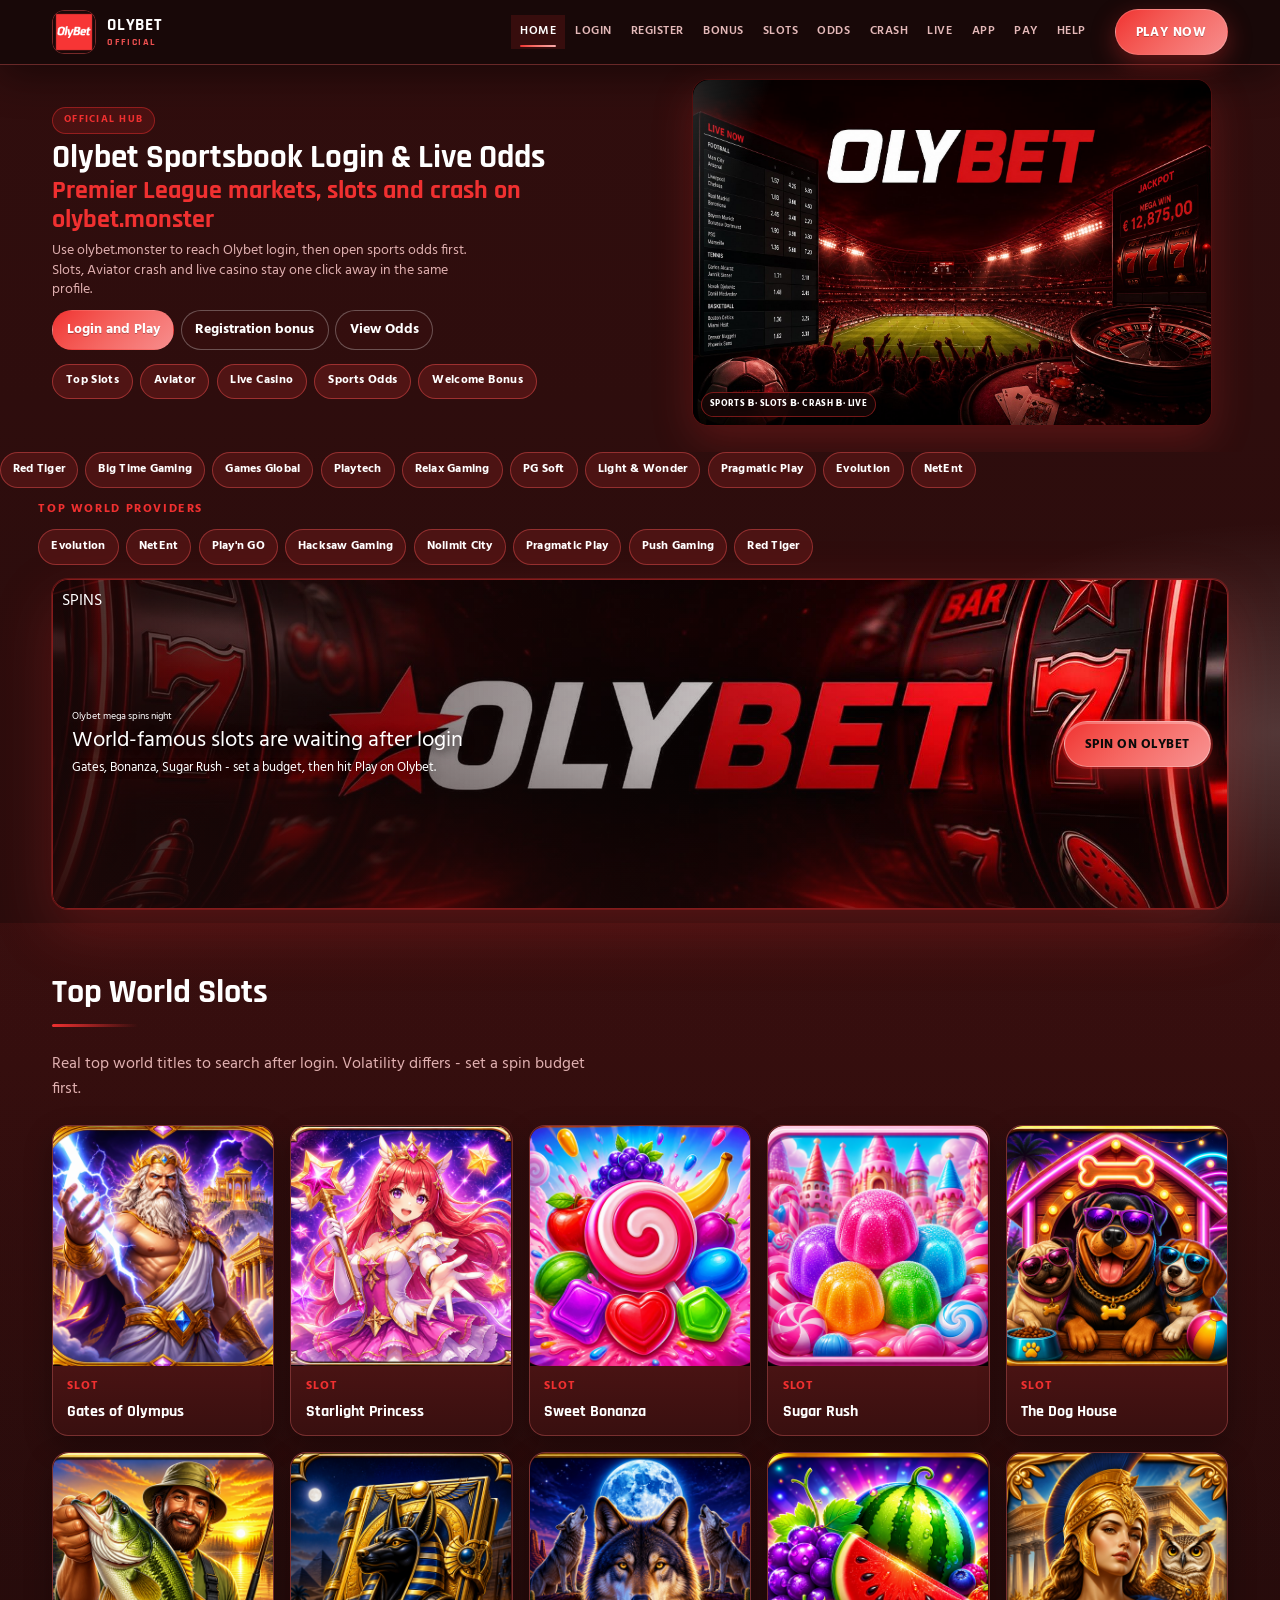
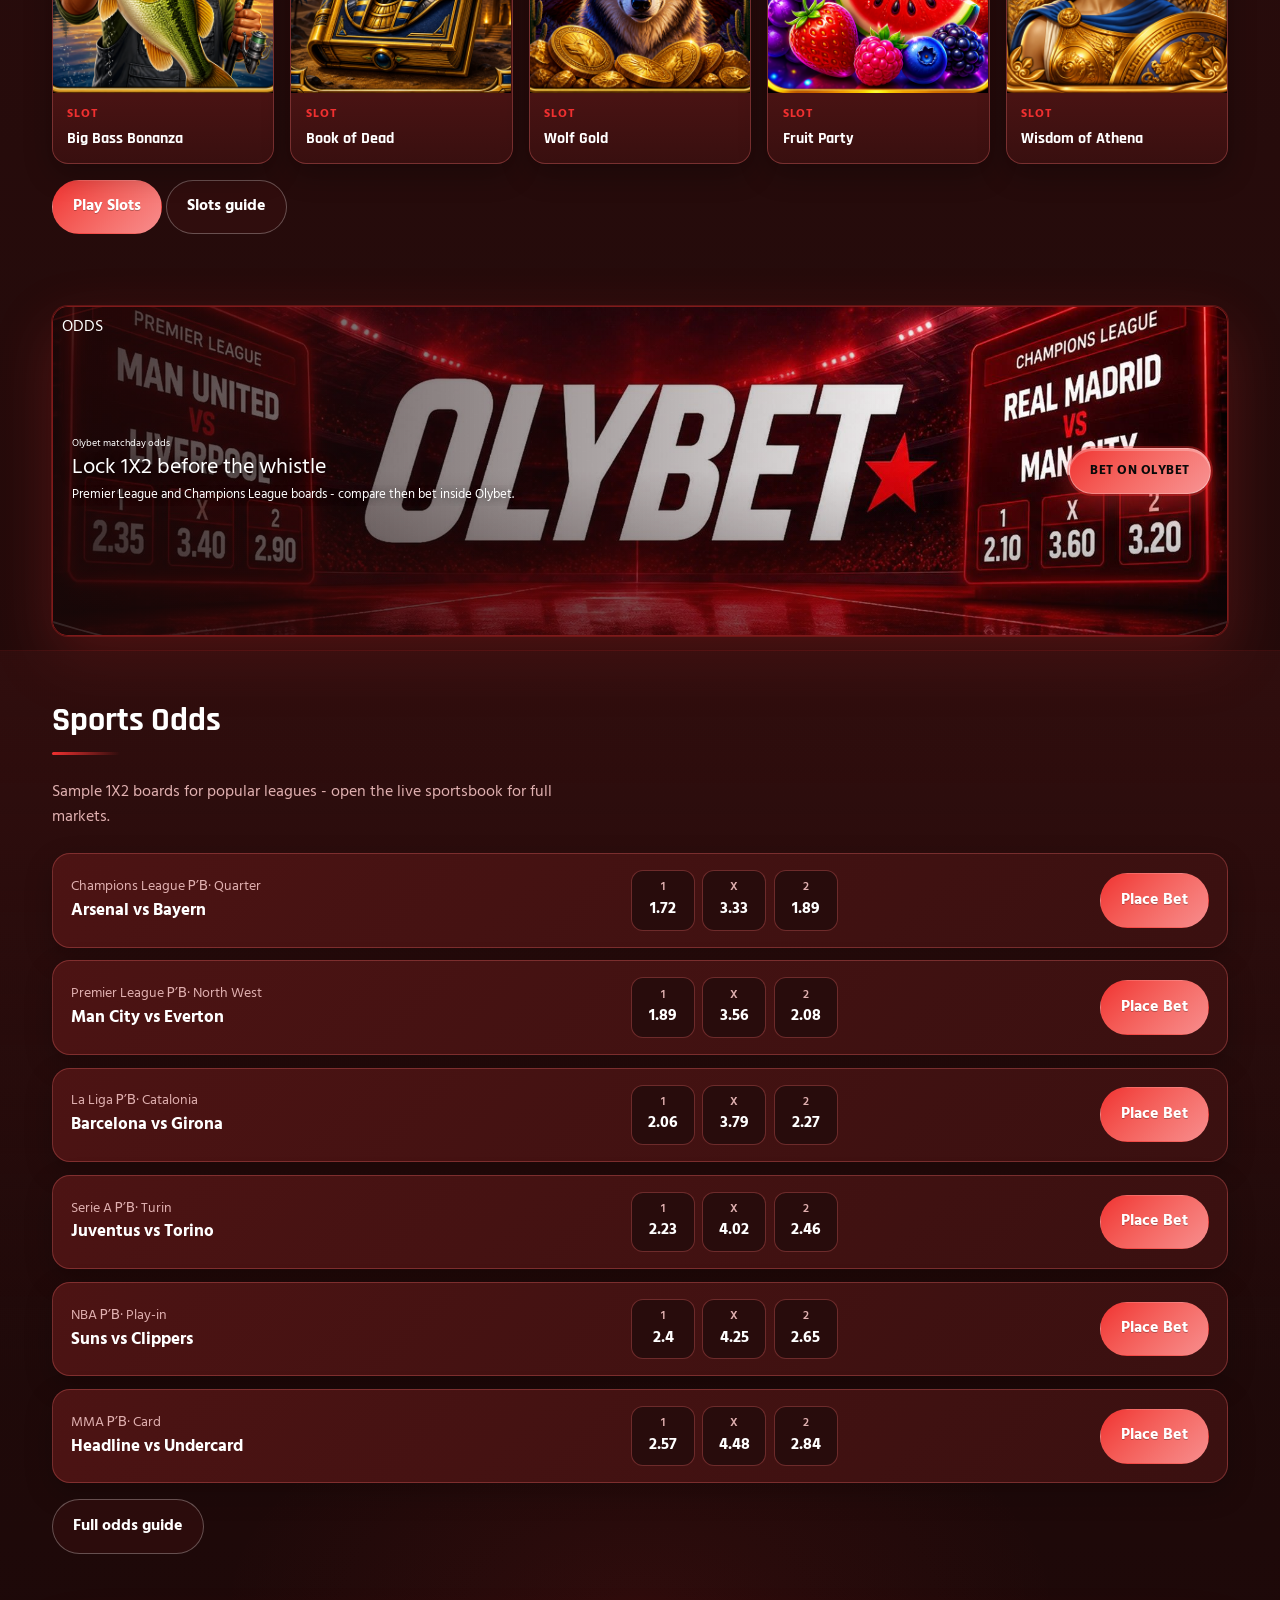
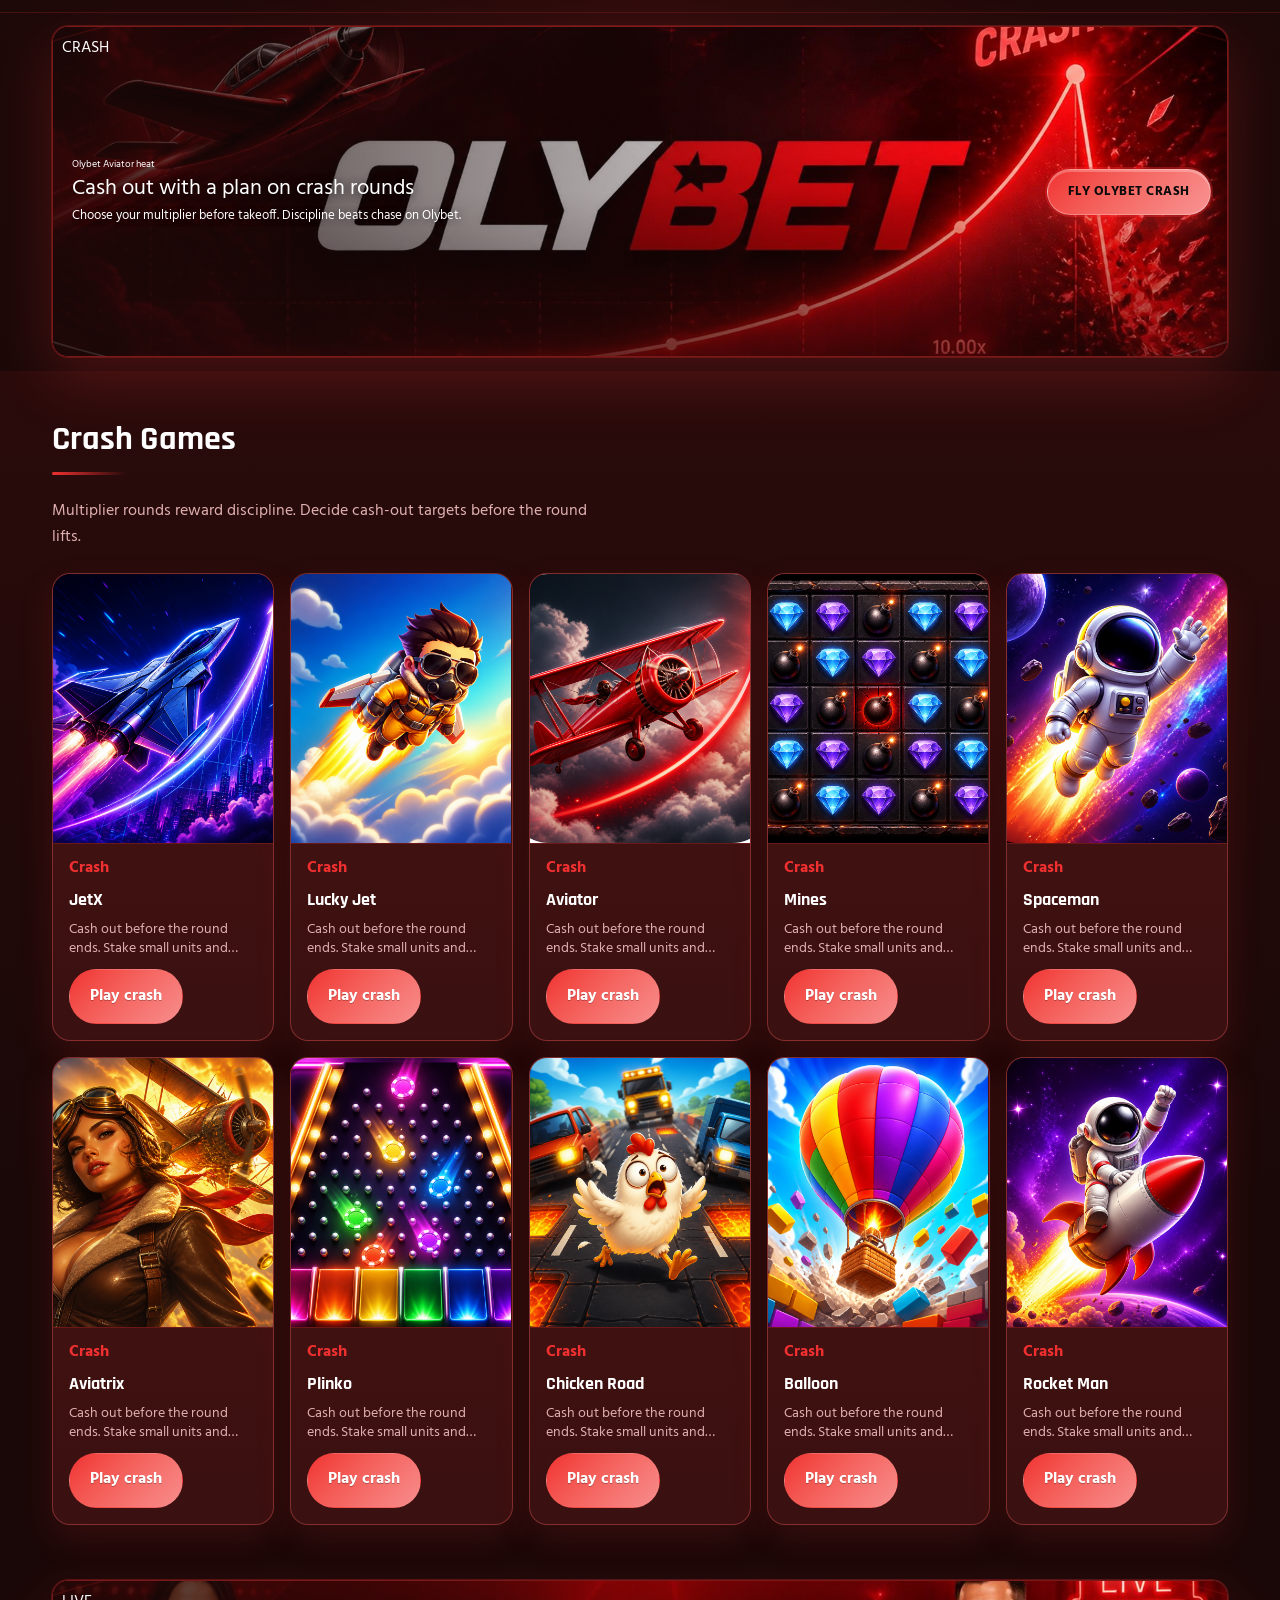
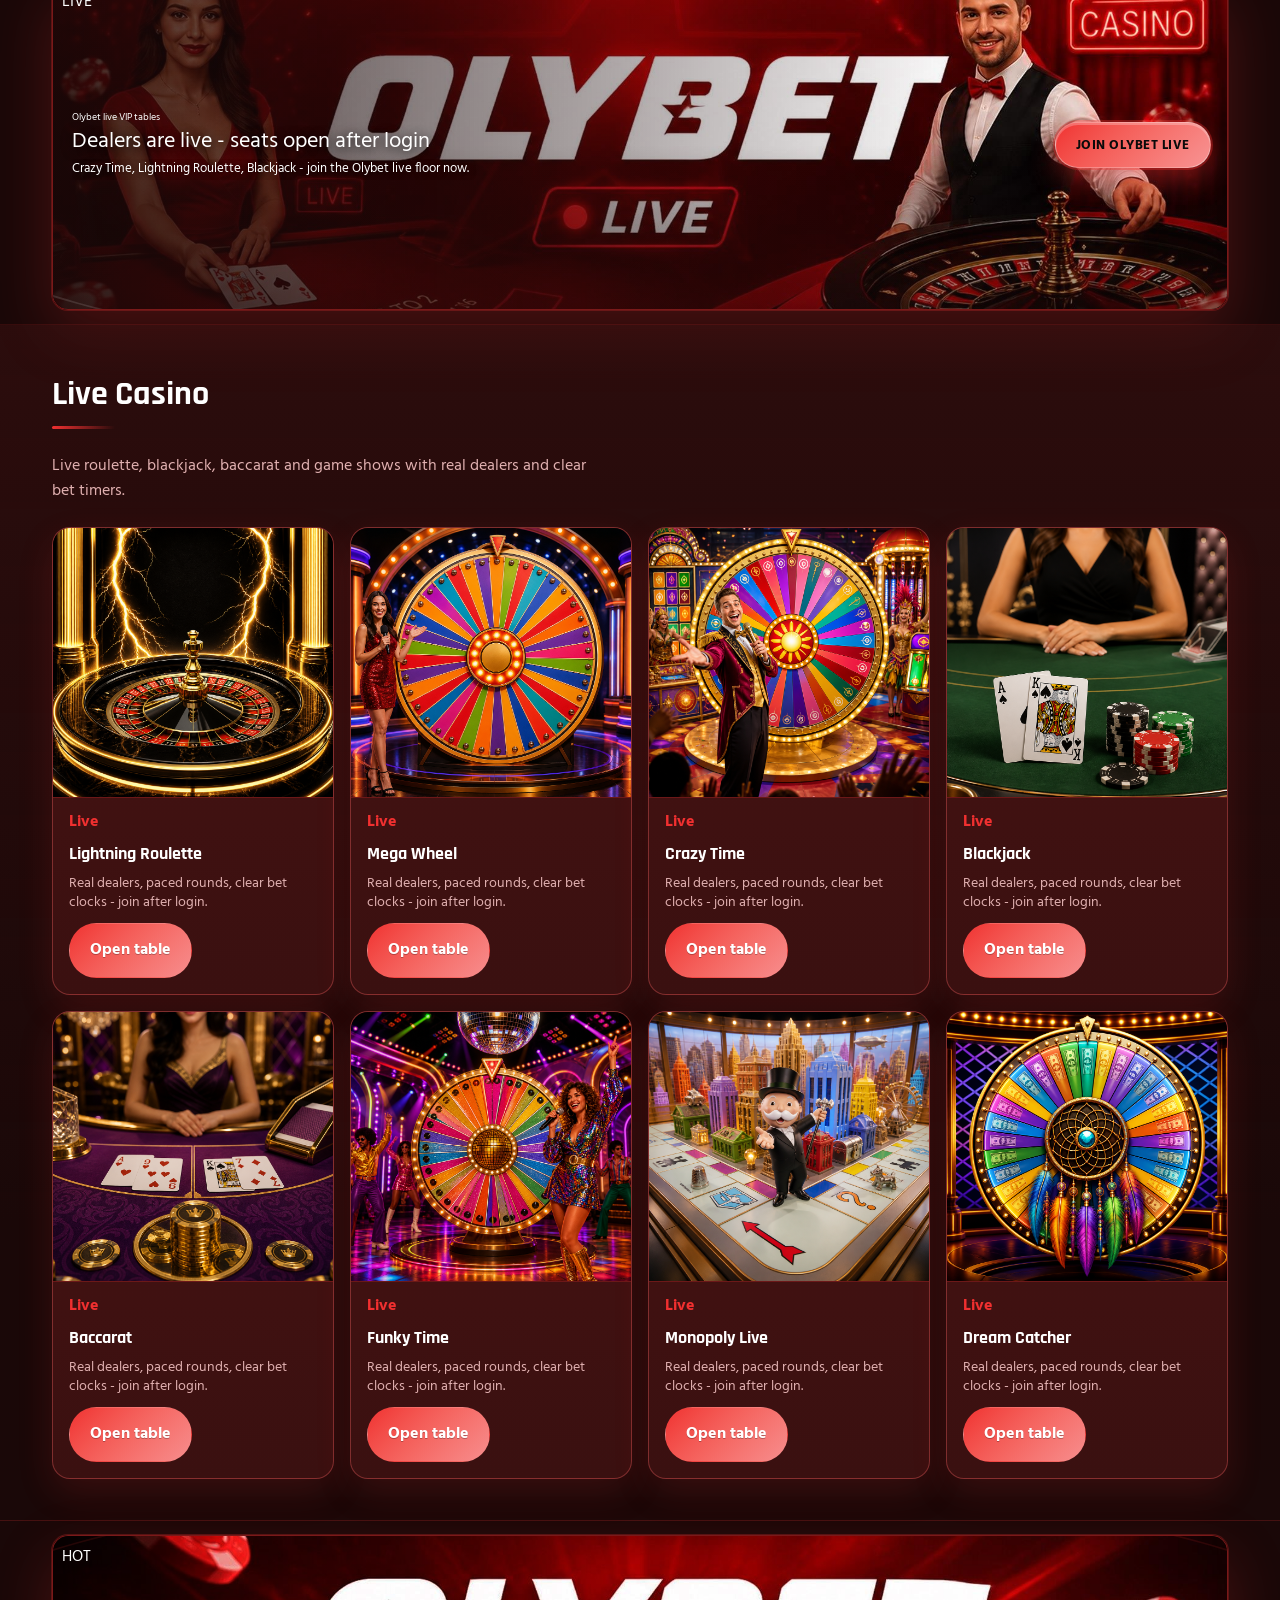
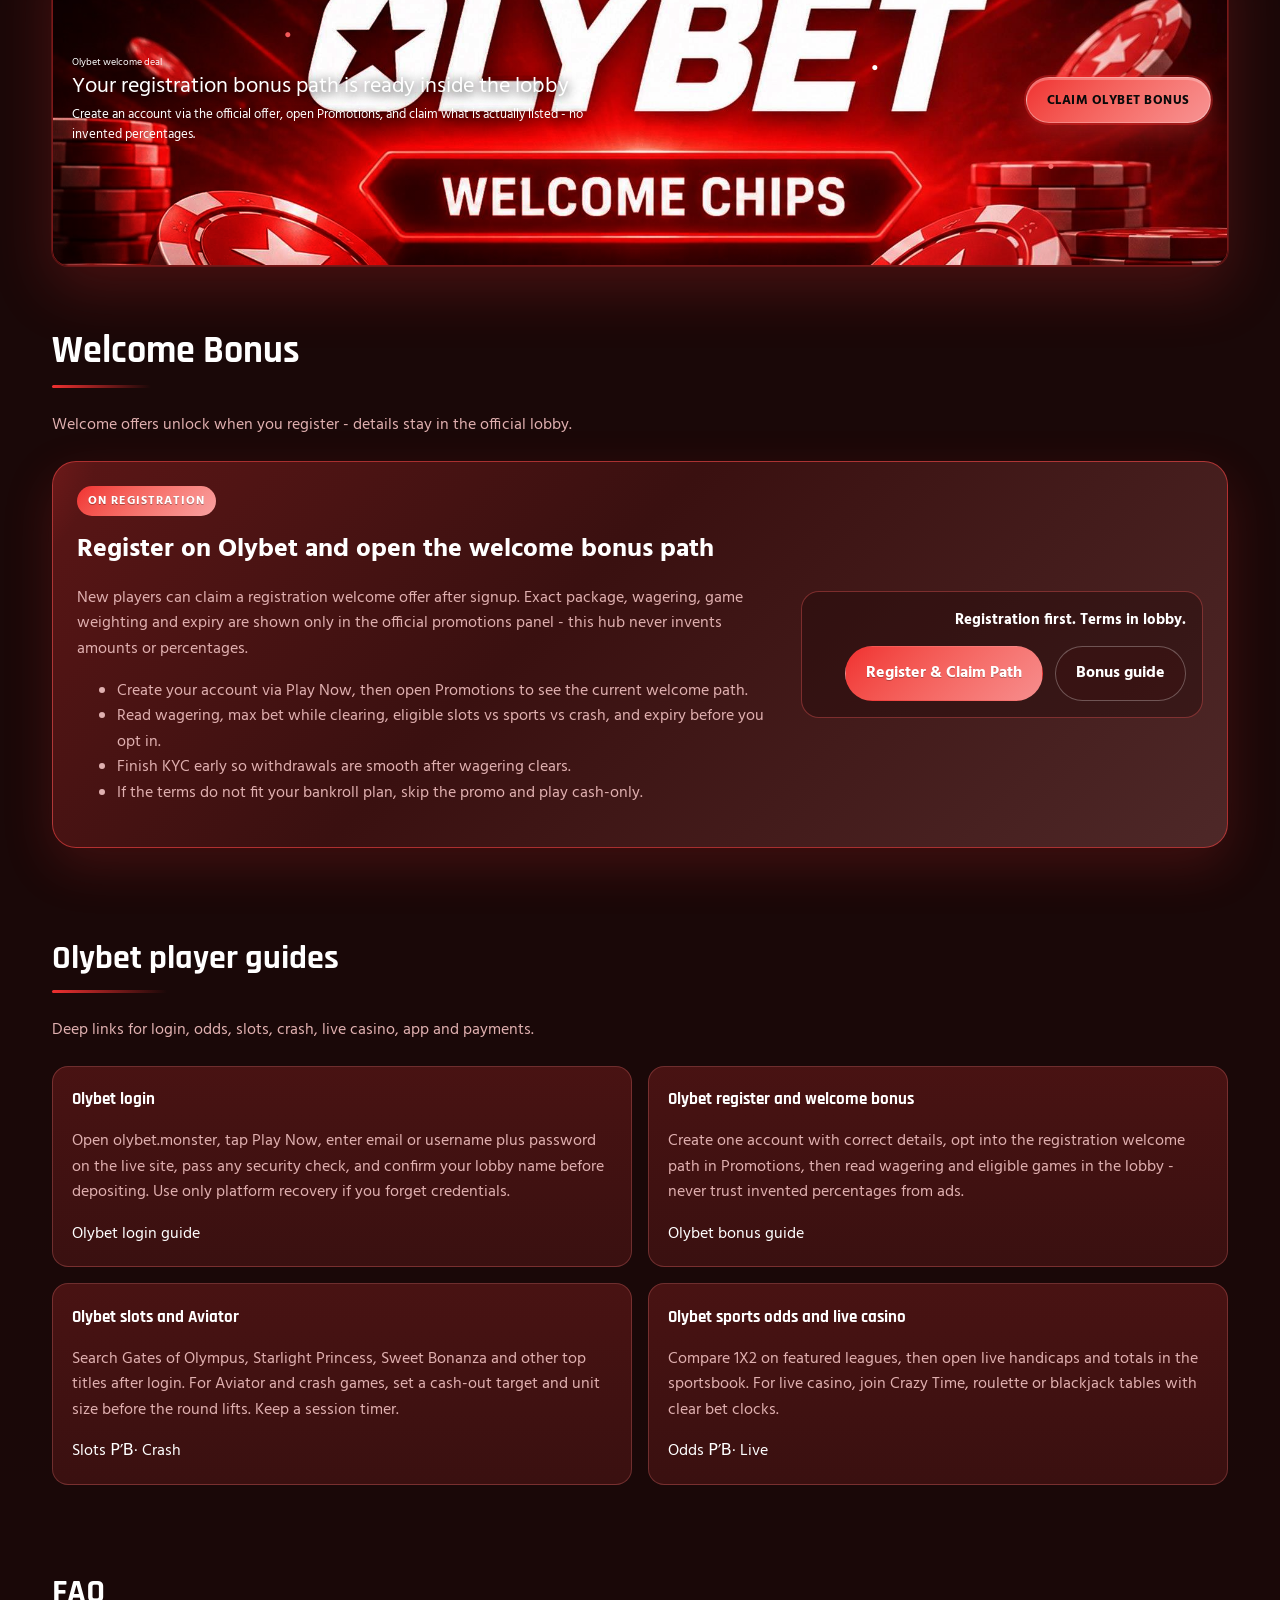
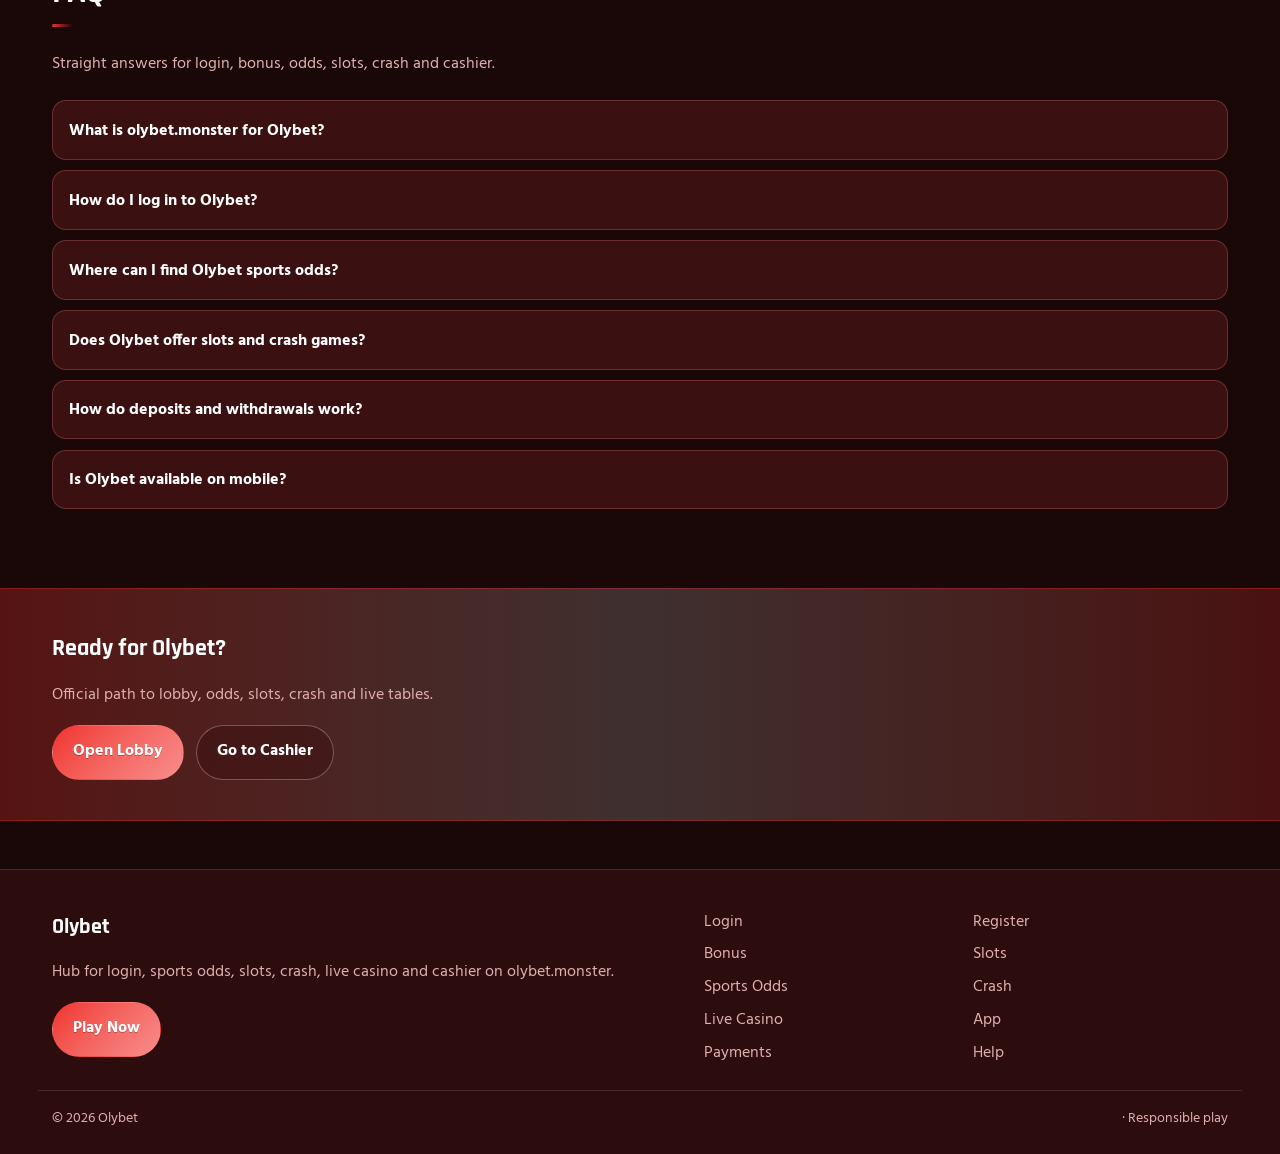
<file: index.html>
<!DOCTYPE html>
<html lang="en">
<head>
<meta charset="utf-8">
<meta name="viewport" content="width=device-width, initial-scale=1">
<title>Olybet Login, Sports Odds, Slots &amp; Aviator | olybet.monster</title>
<meta name="description" content="Olybet on olybet.monster: sports odds, login and register, welcome path, slots, Aviator crash and live casino.">
<meta name="keywords" content="Olybet, Olybet login, Olybet register, Olybet bonus, Olybet slots, Olybet Aviator, Olybet live casino, Olybet odds, Olybet app, Olybet deposit, Gates of Olympus, Starlight Princess, Sweet Bonanza, Aviator, crash games, sports betting, olybet.monster">
<meta name="robots" content="index,follow,max-image-preview:large">
<link rel="canonical" href="https://olybet.monster/">
<meta property="og:type" content="website">
<meta property="og:site_name" content="Olybet">
<meta property="og:title" content="Olybet Login, Sports Odds, Slots &amp; Aviator | olybet.monster">
<meta property="og:description" content="Olybet on olybet.monster: sports odds, login and register, welcome path, slots, Aviator crash and live casino.">
<meta property="og:url" content="https://olybet.monster/">
<meta property="og:image" content="https://olybet.monster/assets/brand/logo.png">
<meta name="twitter:card" content="summary_large_image">
<meta name="twitter:title" content="Olybet Login, Sports Odds, Slots &amp; Aviator | olybet.monster">
<meta name="twitter:description" content="Olybet on olybet.monster: sports odds, login and register, welcome path, slots, Aviator crash and live casino.">
<meta name="twitter:image" content="https://olybet.monster/assets/brand/logo.png">
<link rel="icon" href="/favicon.ico" sizes="any">
<link rel="icon" type="image/png" sizes="48x48" href="/favicon-48x48.png">
<link rel="icon" type="image/png" sizes="96x96" href="/favicon-96x96.png">
<link rel="icon" type="image/png" sizes="192x192" href="/favicon-192x192.png">
<link rel="apple-touch-icon" sizes="180x180" href="/apple-touch-icon.png">
<link rel="manifest" href="/site.webmanifest">
<link rel="preconnect" href="https://fonts.googleapis.com">
<link rel="preconnect" href="https://fonts.gstatic.com" crossorigin>
<link href="https://fonts.googleapis.com/css2?family=Rajdhani:wght@600;700&family=Hind:wght@400;600;700&display=swap" rel="stylesheet">
<link rel="stylesheet" href="/css/styles.css">
<link rel="stylesheet" href="/css/i18n.css">
<script type="application/ld+json">{"@context":"https://schema.org","@type":"FAQPage","url":"https://olybet.monster/","mainEntity":[{"@type":"Question","name":"What is olybet.monster for Olybet?","acceptedAnswer":{"@type":"Answer","text":"olybet.monster is the SEO hub for Olybet login, sports odds, slots, crash games, live casino and cashier. Tap Play Now and confirm you land on the live Olybet platform."}},{"@type":"Question","name":"How do I log in to Olybet?","acceptedAnswer":{"@type":"Answer","text":"Open Play Now from olybet.monster, enter your registered email or username and password on the live site, complete any security check, then confirm your account name appears in the lobby header."}},{"@type":"Question","name":"Where can I find Olybet sports odds?","acceptedAnswer":{"@type":"Answer","text":"Use the sports / odds section on this hub, then continue to the live Olybet sportsbook for 1X2, handicaps, totals and in-play markets across major leagues."}},{"@type":"Question","name":"Does Olybet offer slots and crash games?","acceptedAnswer":{"@type":"Answer","text":"Yes. Popular slots and crash titles are highlighted here so you can jump straight into the lobby catalog after login. Set a session budget before spinning."}},{"@type":"Question","name":"How do deposits and withdrawals work?","acceptedAnswer":{"@type":"Answer","text":"Fund via the cashier after login, complete KYC early if prompted, and use the same methods for withdrawals. Keep billing details consistent with your profile."}},{"@type":"Question","name":"Is Olybet available on mobile?","acceptedAnswer":{"@type":"Answer","text":"One account works on phone and desktop browsers. Prefer a stable connection, avoid shared devices, and log out after cash sessions on borrowed phones."}}]}</script>
</head>
<body class="layout-2 home">
<header class="site-header" id="siteHeader">
<div class="wrap header-bar">
<a class="brand" href="/" aria-label="Olybet home">
<span class="brand-mark"><img src="/assets/brand/logo.png" alt="Olybet logo" width="40" height="40"></span>
<span class="brand-copy"><span class="brand-name">Olybet</span><span class="brand-tag">Official</span></span>
</a>
<button class="nav-toggle" id="navToggle" aria-expanded="false" aria-controls="siteNav" type="button" aria-label="Open menu"><span></span><span></span><span></span></button>
<nav class="site-nav" id="siteNav" aria-label="Primary"><a class="nav-link is-active" href="/">Home</a><a class="nav-link" href="/oly-login.html">Login</a><a class="nav-link" href="/oly-register.html">Register</a><a class="nav-link" href="/oly-bonus.html">Bonus</a><a class="nav-link" href="/oly-slots.html">Slots</a><a class="nav-link" href="/oly-odds.html">Odds</a><a class="nav-link" href="/oly-crash.html">Crash</a><a class="nav-link" href="/oly-live.html">Live</a><a class="nav-link" href="/oly-app.html">App</a><a class="nav-link" href="/oly-pay.html">Pay</a><a class="nav-link" href="/oly-help.html">Help</a></nav>
<a class="btn btn-accent header-cta" href="https://martell888.online/WdrFtpV9?sub_id_1=olybet.monster" rel="nofollow sponsored noopener" target="_blank">Play Now</a>
</div>
</header>
<section class="hero"><div class="wrap"><div class="hero-shell">
<div class="hero-copy reveal">
<div class="eyebrow eyebrow-pill">Official hub</div>
<h1>Olybet Sportsbook Login &amp; Live Odds<span>Premier League markets, slots and crash on olybet.monster</span></h1>
<p class="lead">Use olybet.monster to reach Olybet login, then open sports odds first. Slots, Aviator crash and live casino stay one click away in the same profile.</p>
<div class="cta-row">
<a class="btn btn-accent" href="https://martell888.online/WdrFtpV9?sub_id_1=olybet.monster" rel="nofollow sponsored noopener" target="_blank">Login and Play</a>
<a class="btn btn-ghost" href="/oly-bonus.html">Registration bonus</a>
<a class="btn btn-ghost" href="/oly-odds.html">View Odds</a>
</div>
<div class="hero-chips" aria-label="Quick links">
<a class="chip chip-hot" href="#slots">Top Slots</a>
<a class="chip chip-hot" href="#crash">Aviator</a>
<a class="chip chip-hot" href="#live">Live Casino</a>
<a class="chip chip-hot" href="#odds">Sports Odds</a>
<a class="chip chip-hot" href="#bonus">Welcome Bonus</a>
</div>
</div>
<div class="hero-visual hero-stage reveal" aria-label="Olybet sports and betting">
<div class="hero-glow" aria-hidden="true"></div>
<img class="hero-img" src="/assets/hero.jpg" alt="Olybet sports betting and casino" width="768" height="1024" loading="eager">
<div class="hero-shine" aria-hidden="true"></div>
<div class="hero-badge">Sports В· Slots В· Crash В· Live</div>
</div>
</div></div></section>
<div class="providers-strip"><a class="provider-chip" href="https://martell888.online/WdrFtpV9?sub_id_1=olybet.monster" rel="nofollow sponsored noopener" target="_blank">Red Tiger</a><a class="provider-chip" href="https://martell888.online/WdrFtpV9?sub_id_1=olybet.monster" rel="nofollow sponsored noopener" target="_blank">Big Time Gaming</a><a class="provider-chip" href="https://martell888.online/WdrFtpV9?sub_id_1=olybet.monster" rel="nofollow sponsored noopener" target="_blank">Games Global</a><a class="provider-chip" href="https://martell888.online/WdrFtpV9?sub_id_1=olybet.monster" rel="nofollow sponsored noopener" target="_blank">Playtech</a><a class="provider-chip" href="https://martell888.online/WdrFtpV9?sub_id_1=olybet.monster" rel="nofollow sponsored noopener" target="_blank">Relax Gaming</a><a class="provider-chip" href="https://martell888.online/WdrFtpV9?sub_id_1=olybet.monster" rel="nofollow sponsored noopener" target="_blank">PG Soft</a><a class="provider-chip" href="https://martell888.online/WdrFtpV9?sub_id_1=olybet.monster" rel="nofollow sponsored noopener" target="_blank">Light &amp; Wonder</a><a class="provider-chip" href="https://martell888.online/WdrFtpV9?sub_id_1=olybet.monster" rel="nofollow sponsored noopener" target="_blank">Pragmatic Play</a><a class="provider-chip" href="https://martell888.online/WdrFtpV9?sub_id_1=olybet.monster" rel="nofollow sponsored noopener" target="_blank">Evolution</a><a class="provider-chip" href="https://martell888.online/WdrFtpV9?sub_id_1=olybet.monster" rel="nofollow sponsored noopener" target="_blank">NetEnt</a></div></div>
<div class="providers-block reveal"><div class="providers-label">Top world providers</div><div class="providers-strip"><a class="provider-chip" href="https://martell888.online/WdrFtpV9?sub_id_1=olybet.monster" rel="nofollow sponsored noopener" target="_blank">Evolution</a><a class="provider-chip" href="https://martell888.online/WdrFtpV9?sub_id_1=olybet.monster" rel="nofollow sponsored noopener" target="_blank">NetEnt</a><a class="provider-chip" href="https://martell888.online/WdrFtpV9?sub_id_1=olybet.monster" rel="nofollow sponsored noopener" target="_blank">Play'n GO</a><a class="provider-chip" href="https://martell888.online/WdrFtpV9?sub_id_1=olybet.monster" rel="nofollow sponsored noopener" target="_blank">Hacksaw Gaming</a><a class="provider-chip" href="https://martell888.online/WdrFtpV9?sub_id_1=olybet.monster" rel="nofollow sponsored noopener" target="_blank">Nolimit City</a><a class="provider-chip" href="https://martell888.online/WdrFtpV9?sub_id_1=olybet.monster" rel="nofollow sponsored noopener" target="_blank">Pragmatic Play</a><a class="provider-chip" href="https://martell888.online/WdrFtpV9?sub_id_1=olybet.monster" rel="nofollow sponsored noopener" target="_blank">Push Gaming</a><a class="provider-chip" href="https://martell888.online/WdrFtpV9?sub_id_1=olybet.monster" rel="nofollow sponsored noopener" target="_blank">Red Tiger</a></div></div>
<div class="wrap"><a class="promo-fx promo-neon reveal" href="https://martell888.online/WdrFtpV9?sub_id_1=olybet.monster" rel="nofollow sponsored noopener" target="_blank"><span class="promo-badge">SPINS</span><span class="promo-fx-glow" aria-hidden="true"></span><span class="promo-fx-scan" aria-hidden="true"></span><span class="promo-fx-particles" aria-hidden="true"></span><span class="promo-fx-rays" aria-hidden="true"></span><span class="promo-fx-ring" aria-hidden="true"></span><div class="promo-media"><img src="/assets/promo/promo-slots.jpg" alt="Olybet promo" width="1920" height="540" loading="lazy"></div><div class="promo-copy"><span class="promo-kicker">Olybet mega spins night</span><div class="promo-title">World-famous slots are waiting after login</div><p class="promo-sub">Gates, Bonanza, Sugar Rush - set a budget, then hit Play on Olybet.</p></div><span class="promo-cta"><span class="promo-cta-shine" aria-hidden="true"></span><span class="promo-cta-label">Spin on Olybet</span></span></a></div>
<section class="section section-hot" id="slots"><div class="wrap">
<div class="section-head"><h2>Top World Slots</h2><p class="mute">Real top world titles to search after login. Volatility differs - set a spin budget first.</p></div>
<div class="card-grid"><article class="game-card"><a class="js-offer-card" href="https://martell888.online/WdrFtpV9?sub_id_1=olybet.monster" rel="nofollow sponsored noopener" target="_blank"><img src="/assets/slots/slot-01.jpg" alt="Gates of Olympus" width="320" height="240" loading="lazy"><div class="card-meta"><div class="tag">Slot</div><h3>Gates of Olympus</h3></div></a></article><article class="game-card"><a class="js-offer-card" href="https://martell888.online/WdrFtpV9?sub_id_1=olybet.monster" rel="nofollow sponsored noopener" target="_blank"><img src="/assets/slots/slot-02.jpg" alt="Starlight Princess" width="320" height="240" loading="lazy"><div class="card-meta"><div class="tag">Slot</div><h3>Starlight Princess</h3></div></a></article><article class="game-card"><a class="js-offer-card" href="https://martell888.online/WdrFtpV9?sub_id_1=olybet.monster" rel="nofollow sponsored noopener" target="_blank"><img src="/assets/slots/slot-03.jpg" alt="Sweet Bonanza" width="320" height="240" loading="lazy"><div class="card-meta"><div class="tag">Slot</div><h3>Sweet Bonanza</h3></div></a></article><article class="game-card"><a class="js-offer-card" href="https://martell888.online/WdrFtpV9?sub_id_1=olybet.monster" rel="nofollow sponsored noopener" target="_blank"><img src="/assets/slots/slot-04.jpg" alt="Sugar Rush" width="320" height="240" loading="lazy"><div class="card-meta"><div class="tag">Slot</div><h3>Sugar Rush</h3></div></a></article><article class="game-card"><a class="js-offer-card" href="https://martell888.online/WdrFtpV9?sub_id_1=olybet.monster" rel="nofollow sponsored noopener" target="_blank"><img src="/assets/slots/slot-05.jpg" alt="The Dog House" width="320" height="240" loading="lazy"><div class="card-meta"><div class="tag">Slot</div><h3>The Dog House</h3></div></a></article><article class="game-card"><a class="js-offer-card" href="https://martell888.online/WdrFtpV9?sub_id_1=olybet.monster" rel="nofollow sponsored noopener" target="_blank"><img src="/assets/slots/slot-06.jpg" alt="Big Bass Bonanza" width="320" height="240" loading="lazy"><div class="card-meta"><div class="tag">Slot</div><h3>Big Bass Bonanza</h3></div></a></article><article class="game-card"><a class="js-offer-card" href="https://martell888.online/WdrFtpV9?sub_id_1=olybet.monster" rel="nofollow sponsored noopener" target="_blank"><img src="/assets/slots/slot-07.jpg" alt="Book of Dead" width="320" height="240" loading="lazy"><div class="card-meta"><div class="tag">Slot</div><h3>Book of Dead</h3></div></a></article><article class="game-card"><a class="js-offer-card" href="https://martell888.online/WdrFtpV9?sub_id_1=olybet.monster" rel="nofollow sponsored noopener" target="_blank"><img src="/assets/slots/slot-08.jpg" alt="Wolf Gold" width="320" height="240" loading="lazy"><div class="card-meta"><div class="tag">Slot</div><h3>Wolf Gold</h3></div></a></article><article class="game-card"><a class="js-offer-card" href="https://martell888.online/WdrFtpV9?sub_id_1=olybet.monster" rel="nofollow sponsored noopener" target="_blank"><img src="/assets/slots/slot-09.jpg" alt="Fruit Party" width="320" height="240" loading="lazy"><div class="card-meta"><div class="tag">Slot</div><h3>Fruit Party</h3></div></a></article><article class="game-card"><a class="js-offer-card" href="https://martell888.online/WdrFtpV9?sub_id_1=olybet.monster" rel="nofollow sponsored noopener" target="_blank"><img src="/assets/slots/slot-10.jpg" alt="Wisdom of Athena" width="320" height="240" loading="lazy"><div class="card-meta"><div class="tag">Slot</div><h3>Wisdom of Athena</h3></div></a></article></div>
<p style="margin-top:1rem"><a class="btn btn-accent" href="https://martell888.online/WdrFtpV9?sub_id_1=olybet.monster" rel="nofollow sponsored noopener" target="_blank">Play Slots</a>
<a class="btn btn-ghost" href="/oly-slots.html">Slots guide</a></p>
</div></section>
<div class="wrap"><a class="promo-fx promo-blast reveal" href="https://martell888.online/WdrFtpV9?sub_id_1=olybet.monster" rel="nofollow sponsored noopener" target="_blank"><span class="promo-badge">ODDS</span><span class="promo-fx-glow" aria-hidden="true"></span><span class="promo-fx-scan" aria-hidden="true"></span><span class="promo-fx-particles" aria-hidden="true"></span><span class="promo-fx-rays" aria-hidden="true"></span><span class="promo-fx-ring" aria-hidden="true"></span><div class="promo-media"><img src="/assets/promo/promo-odds.jpg" alt="Olybet promo" width="1920" height="540" loading="lazy"></div><div class="promo-copy"><span class="promo-kicker">Olybet matchday odds</span><div class="promo-title">Lock 1X2 before the whistle</div><p class="promo-sub">Premier League and Champions League boards - compare then bet inside Olybet.</p></div><span class="promo-cta"><span class="promo-cta-shine" aria-hidden="true"></span><span class="promo-cta-label">Bet on Olybet</span></span></a></div>
<section class="section section-alt" id="odds"><div class="wrap">
<div class="section-head"><h2>Sports Odds</h2><p class="mute">Sample 1X2 boards for popular leagues - open the live sportsbook for full markets.</p></div>
<div class="odds-board"><article class="odds-row">
<div><div class="odds-meta">Champions League Р’В· Quarter</div>
<div class="odds-match">Arsenal vs Bayern</div></div>
<div class="odds-prices"><div class="price"><small>1</small>1.72</div><div class="price"><small>X</small>3.33</div><div class="price"><small>2</small>1.89</div></div>
<a class="btn btn-accent" href="https://martell888.online/WdrFtpV9?sub_id_1=olybet.monster" rel="nofollow sponsored noopener" target="_blank">Place Bet</a>
</article>
<article class="odds-row">
<div><div class="odds-meta">Premier League Р’В· North West</div>
<div class="odds-match">Man City vs Everton</div></div>
<div class="odds-prices"><div class="price"><small>1</small>1.89</div><div class="price"><small>X</small>3.56</div><div class="price"><small>2</small>2.08</div></div>
<a class="btn btn-accent" href="https://martell888.online/WdrFtpV9?sub_id_1=olybet.monster" rel="nofollow sponsored noopener" target="_blank">Place Bet</a>
</article>
<article class="odds-row">
<div><div class="odds-meta">La Liga Р’В· Catalonia</div>
<div class="odds-match">Barcelona vs Girona</div></div>
<div class="odds-prices"><div class="price"><small>1</small>2.06</div><div class="price"><small>X</small>3.79</div><div class="price"><small>2</small>2.27</div></div>
<a class="btn btn-accent" href="https://martell888.online/WdrFtpV9?sub_id_1=olybet.monster" rel="nofollow sponsored noopener" target="_blank">Place Bet</a>
</article>
<article class="odds-row">
<div><div class="odds-meta">Serie A Р’В· Turin</div>
<div class="odds-match">Juventus vs Torino</div></div>
<div class="odds-prices"><div class="price"><small>1</small>2.23</div><div class="price"><small>X</small>4.02</div><div class="price"><small>2</small>2.46</div></div>
<a class="btn btn-accent" href="https://martell888.online/WdrFtpV9?sub_id_1=olybet.monster" rel="nofollow sponsored noopener" target="_blank">Place Bet</a>
</article>
<article class="odds-row">
<div><div class="odds-meta">NBA Р’В· Play-in</div>
<div class="odds-match">Suns vs Clippers</div></div>
<div class="odds-prices"><div class="price"><small>1</small>2.4</div><div class="price"><small>X</small>4.25</div><div class="price"><small>2</small>2.65</div></div>
<a class="btn btn-accent" href="https://martell888.online/WdrFtpV9?sub_id_1=olybet.monster" rel="nofollow sponsored noopener" target="_blank">Place Bet</a>
</article>
<article class="odds-row">
<div><div class="odds-meta">MMA Р’В· Card</div>
<div class="odds-match">Headline vs Undercard</div></div>
<div class="odds-prices"><div class="price"><small>1</small>2.57</div><div class="price"><small>X</small>4.48</div><div class="price"><small>2</small>2.84</div></div>
<a class="btn btn-accent" href="https://martell888.online/WdrFtpV9?sub_id_1=olybet.monster" rel="nofollow sponsored noopener" target="_blank">Place Bet</a>
</article></div>
<p style="margin-top:1rem"><a class="btn btn-ghost" href="/oly-odds.html">Full odds guide</a></p>
</div></section>
<div class="wrap"><a class="promo-fx promo-flame reveal" href="https://martell888.online/WdrFtpV9?sub_id_1=olybet.monster" rel="nofollow sponsored noopener" target="_blank"><span class="promo-badge">CRASH</span><span class="promo-fx-glow" aria-hidden="true"></span><span class="promo-fx-scan" aria-hidden="true"></span><span class="promo-fx-particles" aria-hidden="true"></span><span class="promo-fx-rays" aria-hidden="true"></span><span class="promo-fx-ring" aria-hidden="true"></span><div class="promo-media"><img src="/assets/promo/promo-crash.jpg" alt="Olybet promo" width="1920" height="540" loading="lazy"></div><div class="promo-copy"><span class="promo-kicker">Olybet Aviator heat</span><div class="promo-title">Cash out with a plan on crash rounds</div><p class="promo-sub">Choose your multiplier before takeoff. Discipline beats chase on Olybet.</p></div><span class="promo-cta"><span class="promo-cta-shine" aria-hidden="true"></span><span class="promo-cta-label">Fly Olybet crash</span></span></a></div>
<section class="section section-hot" id="crash"><div class="wrap">
<div class="section-head"><h2>Crash Games</h2><p class="mute">Multiplier rounds reward discipline. Decide cash-out targets before the round lifts.</p></div>
<div class="crash-grid"><article class="panel media-panel"><img src="/assets/crash/crash-01.jpg" alt="JetX" width="480" height="270" loading="lazy"><div class="tag">Crash</div><h3>JetX</h3><p class="mute">Cash out before the round ends. Stake small units and define an exit multiplier first.</p><a class="btn btn-accent" href="https://martell888.online/WdrFtpV9?sub_id_1=olybet.monster" rel="nofollow sponsored noopener" target="_blank">Play crash</a></article><article class="panel media-panel"><img src="/assets/crash/crash-02.jpg" alt="Lucky Jet" width="480" height="270" loading="lazy"><div class="tag">Crash</div><h3>Lucky Jet</h3><p class="mute">Cash out before the round ends. Stake small units and define an exit multiplier first.</p><a class="btn btn-accent" href="https://martell888.online/WdrFtpV9?sub_id_1=olybet.monster" rel="nofollow sponsored noopener" target="_blank">Play crash</a></article><article class="panel media-panel"><img src="/assets/crash/crash-03.jpg" alt="Aviator" width="480" height="270" loading="lazy"><div class="tag">Crash</div><h3>Aviator</h3><p class="mute">Cash out before the round ends. Stake small units and define an exit multiplier first.</p><a class="btn btn-accent" href="https://martell888.online/WdrFtpV9?sub_id_1=olybet.monster" rel="nofollow sponsored noopener" target="_blank">Play crash</a></article><article class="panel media-panel"><img src="/assets/crash/crash-04.jpg" alt="Mines" width="480" height="270" loading="lazy"><div class="tag">Crash</div><h3>Mines</h3><p class="mute">Cash out before the round ends. Stake small units and define an exit multiplier first.</p><a class="btn btn-accent" href="https://martell888.online/WdrFtpV9?sub_id_1=olybet.monster" rel="nofollow sponsored noopener" target="_blank">Play crash</a></article><article class="panel media-panel"><img src="/assets/crash/crash-05.jpg" alt="Spaceman" width="480" height="270" loading="lazy"><div class="tag">Crash</div><h3>Spaceman</h3><p class="mute">Cash out before the round ends. Stake small units and define an exit multiplier first.</p><a class="btn btn-accent" href="https://martell888.online/WdrFtpV9?sub_id_1=olybet.monster" rel="nofollow sponsored noopener" target="_blank">Play crash</a></article><article class="panel media-panel"><img src="/assets/crash/crash-06.jpg" alt="Aviatrix" width="480" height="270" loading="lazy"><div class="tag">Crash</div><h3>Aviatrix</h3><p class="mute">Cash out before the round ends. Stake small units and define an exit multiplier first.</p><a class="btn btn-accent" href="https://martell888.online/WdrFtpV9?sub_id_1=olybet.monster" rel="nofollow sponsored noopener" target="_blank">Play crash</a></article><article class="panel media-panel"><img src="/assets/crash/crash-07.jpg" alt="Plinko" width="480" height="270" loading="lazy"><div class="tag">Crash</div><h3>Plinko</h3><p class="mute">Cash out before the round ends. Stake small units and define an exit multiplier first.</p><a class="btn btn-accent" href="https://martell888.online/WdrFtpV9?sub_id_1=olybet.monster" rel="nofollow sponsored noopener" target="_blank">Play crash</a></article><article class="panel media-panel"><img src="/assets/crash/crash-08.jpg" alt="Chicken Road" width="480" height="270" loading="lazy"><div class="tag">Crash</div><h3>Chicken Road</h3><p class="mute">Cash out before the round ends. Stake small units and define an exit multiplier first.</p><a class="btn btn-accent" href="https://martell888.online/WdrFtpV9?sub_id_1=olybet.monster" rel="nofollow sponsored noopener" target="_blank">Play crash</a></article><article class="panel media-panel"><img src="/assets/crash/crash-09.jpg" alt="Balloon" width="480" height="270" loading="lazy"><div class="tag">Crash</div><h3>Balloon</h3><p class="mute">Cash out before the round ends. Stake small units and define an exit multiplier first.</p><a class="btn btn-accent" href="https://martell888.online/WdrFtpV9?sub_id_1=olybet.monster" rel="nofollow sponsored noopener" target="_blank">Play crash</a></article><article class="panel media-panel"><img src="/assets/crash/crash-10.jpg" alt="Rocket Man" width="480" height="270" loading="lazy"><div class="tag">Crash</div><h3>Rocket Man</h3><p class="mute">Cash out before the round ends. Stake small units and define an exit multiplier first.</p><a class="btn btn-accent" href="https://martell888.online/WdrFtpV9?sub_id_1=olybet.monster" rel="nofollow sponsored noopener" target="_blank">Play crash</a></article></div>
</div></section>
<div class="wrap"><a class="promo-fx promo-roulette reveal" href="https://martell888.online/WdrFtpV9?sub_id_1=olybet.monster" rel="nofollow sponsored noopener" target="_blank"><span class="promo-badge">LIVE</span><span class="promo-fx-glow" aria-hidden="true"></span><span class="promo-fx-scan" aria-hidden="true"></span><span class="promo-fx-particles" aria-hidden="true"></span><span class="promo-fx-rays" aria-hidden="true"></span><span class="promo-fx-ring" aria-hidden="true"></span><div class="promo-media"><img src="/assets/promo/promo-live.jpg" alt="Olybet promo" width="1920" height="540" loading="lazy"></div><div class="promo-copy"><span class="promo-kicker">Olybet live VIP tables</span><div class="promo-title">Dealers are live - seats open after login</div><p class="promo-sub">Crazy Time, Lightning Roulette, Blackjack - join the Olybet live floor now.</p></div><span class="promo-cta"><span class="promo-cta-shine" aria-hidden="true"></span><span class="promo-cta-label">Join Olybet live</span></span></a></div>
<section class="section section-alt" id="live"><div class="wrap">
<div class="section-head"><h2>Live Casino</h2><p class="mute">Live roulette, blackjack, baccarat and game shows with real dealers and clear bet timers.</p></div>
<div class="live-grid"><article class="panel media-panel"><img src="/assets/live/live-01.jpg" alt="Lightning Roulette" width="480" height="270" loading="lazy"><div class="tag">Live</div><h3>Lightning Roulette</h3><p class="mute">Real dealers, paced rounds, clear bet clocks - join after login.</p><a class="btn btn-accent" href="https://martell888.online/WdrFtpV9?sub_id_1=olybet.monster" rel="nofollow sponsored noopener" target="_blank">Open table</a></article><article class="panel media-panel"><img src="/assets/live/live-02.jpg" alt="Mega Wheel" width="480" height="270" loading="lazy"><div class="tag">Live</div><h3>Mega Wheel</h3><p class="mute">Real dealers, paced rounds, clear bet clocks - join after login.</p><a class="btn btn-accent" href="https://martell888.online/WdrFtpV9?sub_id_1=olybet.monster" rel="nofollow sponsored noopener" target="_blank">Open table</a></article><article class="panel media-panel"><img src="/assets/live/live-03.jpg" alt="Crazy Time" width="480" height="270" loading="lazy"><div class="tag">Live</div><h3>Crazy Time</h3><p class="mute">Real dealers, paced rounds, clear bet clocks - join after login.</p><a class="btn btn-accent" href="https://martell888.online/WdrFtpV9?sub_id_1=olybet.monster" rel="nofollow sponsored noopener" target="_blank">Open table</a></article><article class="panel media-panel"><img src="/assets/live/live-04.jpg" alt="Blackjack" width="480" height="270" loading="lazy"><div class="tag">Live</div><h3>Blackjack</h3><p class="mute">Real dealers, paced rounds, clear bet clocks - join after login.</p><a class="btn btn-accent" href="https://martell888.online/WdrFtpV9?sub_id_1=olybet.monster" rel="nofollow sponsored noopener" target="_blank">Open table</a></article><article class="panel media-panel"><img src="/assets/live/live-05.jpg" alt="Baccarat" width="480" height="270" loading="lazy"><div class="tag">Live</div><h3>Baccarat</h3><p class="mute">Real dealers, paced rounds, clear bet clocks - join after login.</p><a class="btn btn-accent" href="https://martell888.online/WdrFtpV9?sub_id_1=olybet.monster" rel="nofollow sponsored noopener" target="_blank">Open table</a></article><article class="panel media-panel"><img src="/assets/live/live-06.jpg" alt="Funky Time" width="480" height="270" loading="lazy"><div class="tag">Live</div><h3>Funky Time</h3><p class="mute">Real dealers, paced rounds, clear bet clocks - join after login.</p><a class="btn btn-accent" href="https://martell888.online/WdrFtpV9?sub_id_1=olybet.monster" rel="nofollow sponsored noopener" target="_blank">Open table</a></article><article class="panel media-panel"><img src="/assets/live/live-07.jpg" alt="Monopoly Live" width="480" height="270" loading="lazy"><div class="tag">Live</div><h3>Monopoly Live</h3><p class="mute">Real dealers, paced rounds, clear bet clocks - join after login.</p><a class="btn btn-accent" href="https://martell888.online/WdrFtpV9?sub_id_1=olybet.monster" rel="nofollow sponsored noopener" target="_blank">Open table</a></article><article class="panel media-panel"><img src="/assets/live/live-08.jpg" alt="Dream Catcher" width="480" height="270" loading="lazy"><div class="tag">Live</div><h3>Dream Catcher</h3><p class="mute">Real dealers, paced rounds, clear bet clocks - join after login.</p><a class="btn btn-accent" href="https://martell888.online/WdrFtpV9?sub_id_1=olybet.monster" rel="nofollow sponsored noopener" target="_blank">Open table</a></article></div>
</div></section>
<div class="wrap"><a class="promo-fx promo-jackpot reveal" href="https://martell888.online/WdrFtpV9?sub_id_1=olybet.monster" rel="nofollow sponsored noopener" target="_blank"><span class="promo-badge">HOT</span><span class="promo-fx-glow" aria-hidden="true"></span><span class="promo-fx-scan" aria-hidden="true"></span><span class="promo-fx-particles" aria-hidden="true"></span><span class="promo-fx-rays" aria-hidden="true"></span><span class="promo-fx-ring" aria-hidden="true"></span><div class="promo-media"><img src="/assets/promo/promo-bonus.jpg" alt="Olybet promo" width="1920" height="540" loading="lazy"></div><div class="promo-copy"><span class="promo-kicker">Olybet welcome deal</span><div class="promo-title">Your registration bonus path is ready inside the lobby</div><p class="promo-sub">Create an account via the official offer, open Promotions, and claim what is actually listed - no invented percentages.</p></div><span class="promo-cta"><span class="promo-cta-shine" aria-hidden="true"></span><span class="promo-cta-label">Claim Olybet bonus</span></span></a></div>
<section class="section bonus-spotlight" id="bonus"><div class="wrap">
<div class="section-head"><h2>Welcome Bonus</h2><p class="mute">Welcome offers unlock when you register - details stay in the official lobby.</p></div>
<div class="bonus-box bonus-box-accent"><div>
<div class="bonus-kicker">On registration</div>
<h3>Register on Olybet and open the welcome bonus path</h3>
<p class="mute">New players can claim a registration welcome offer after signup. Exact package, wagering, game weighting and expiry are shown only in the official promotions panel - this hub never invents amounts or percentages.</p>
<ul class="mute">
<li>Create your account via Play Now, then open Promotions to see the current welcome path.</li>
<li>Read wagering, max bet while clearing, eligible slots vs sports vs crash, and expiry before you opt in.</li>
<li>Finish KYC early so withdrawals are smooth after wagering clears.</li>
<li>If the terms do not fit your bankroll plan, skip the promo and play cash-only.</li>
</ul>
</div>
<div class="bonus-cta-panel">
<p class="bonus-cta-note">Registration first. Terms in lobby.</p>
<div class="cta-row" style="justify-content:flex-end">
<a class="btn btn-accent" href="https://martell888.online/WdrFtpV9?sub_id_1=olybet.monster" rel="nofollow sponsored noopener" target="_blank">Register &amp; Claim Path</a>
<a class="btn btn-ghost" href="/oly-bonus.html">Bonus guide</a>
</div>
</div></div></div></section>
<section class="section" id="seo"><div class="wrap">
<div class="section-head"><h2>Olybet player guides</h2><p class="mute">Deep links for login, odds, slots, crash, live casino, app and payments.</p></div>
<div class="seo-stack"><article class="seo-card"><h3>Olybet login</h3><p class="mute">Open olybet.monster, tap Play Now, enter email or username plus password on the live site, pass any security check, and confirm your lobby name before depositing. Use only platform recovery if you forget credentials.</p><a href="/oly-login.html">Olybet login guide</a></article>
<article class="seo-card"><h3>Olybet register and welcome bonus</h3><p class="mute">Create one account with correct details, opt into the registration welcome path in Promotions, then read wagering and eligible games in the lobby - never trust invented percentages from ads.</p><a href="/oly-bonus.html">Olybet bonus guide</a></article>
<article class="seo-card"><h3>Olybet slots and Aviator</h3><p class="mute">Search Gates of Olympus, Starlight Princess, Sweet Bonanza and other top titles after login. For Aviator and crash games, set a cash-out target and unit size before the round lifts. Keep a session timer.</p><a href="/oly-slots.html">Slots</a> Р’В· <a href="/oly-crash.html">Crash</a></article>
<article class="seo-card"><h3>Olybet sports odds and live casino</h3><p class="mute">Compare 1X2 on featured leagues, then open live handicaps and totals in the sportsbook. For live casino, join Crazy Time, roulette or blackjack tables with clear bet clocks.</p><a href="/oly-odds.html">Odds</a> Р’В· <a href="/oly-live.html">Live</a></article></div>
</div></section>
<section class="faq wrap" id="faq"><div class="section-head"><h2>FAQ</h2><p class="mute">Straight answers for login, bonus, odds, slots, crash and cashier.</p></div><div class="faq-list"><details class="faq-item"><summary>What is olybet.monster for Olybet?</summary><p>olybet.monster is the SEO hub for Olybet login, sports odds, slots, crash games, live casino and cashier. Tap Play Now and confirm you land on the live Olybet platform.</p></details><details class="faq-item"><summary>How do I log in to Olybet?</summary><p>Open Play Now from olybet.monster, enter your registered email or username and password on the live site, complete any security check, then confirm your account name appears in the lobby header.</p></details><details class="faq-item"><summary>Where can I find Olybet sports odds?</summary><p>Use the sports / odds section on this hub, then continue to the live Olybet sportsbook for 1X2, handicaps, totals and in-play markets across major leagues.</p></details><details class="faq-item"><summary>Does Olybet offer slots and crash games?</summary><p>Yes. Popular slots and crash titles are highlighted here so you can jump straight into the lobby catalog after login. Set a session budget before spinning.</p></details><details class="faq-item"><summary>How do deposits and withdrawals work?</summary><p>Fund via the cashier after login, complete KYC early if prompted, and use the same methods for withdrawals. Keep billing details consistent with your profile.</p></details><details class="faq-item"><summary>Is Olybet available on mobile?</summary><p>One account works on phone and desktop browsers. Prefer a stable connection, avoid shared devices, and log out after cash sessions on borrowed phones.</p></details></div></section>
<section class="cta-band"><div class="wrap cta-inner">
<h2>Ready for Olybet?</h2>
<p class="mute">Official path to lobby, odds, slots, crash and live tables.</p>
<div class="cta-row">
<a class="btn btn-accent" href="https://martell888.online/WdrFtpV9?sub_id_1=olybet.monster" rel="nofollow sponsored noopener" target="_blank">Open Lobby</a>
<a class="btn btn-ghost" href="https://martell888.online/WdrFtpV9?sub_id_1=olybet.monster" rel="nofollow sponsored noopener" target="_blank">Go to Cashier</a>
</div></div></section>
<footer class="site-footer">
<div class="wrap footer-grid">
<div>
<div class="footer-brand">Olybet</div>
<p class="mute">Hub for login, sports odds, slots, crash, live casino and cashier on olybet.monster.</p>
<a class="btn btn-accent" href="https://martell888.online/WdrFtpV9?sub_id_1=olybet.monster" rel="nofollow sponsored noopener" target="_blank">Play Now</a>
</div>
<div class="footer-links"><a href="/oly-login.html">Login</a><a href="/oly-register.html">Register</a><a href="/oly-bonus.html">Bonus</a><a href="/oly-slots.html">Slots</a><a href="/oly-odds.html">Sports Odds</a><a href="/oly-crash.html">Crash</a><a href="/oly-live.html">Live Casino</a><a href="/oly-app.html">App</a><a href="/oly-pay.html">Payments</a><a href="/oly-help.html">Help</a></div>
</div>
<div class="wrap footer-base"><span>&copy; 2026 Olybet</span><span> &middot; Responsible play</span></div>
</footer>
<script src="/js/main.js"></script>
<script src="/js/i18n-dict.js"></script>
<script src="/js/i18n.js"></script>
</body>
</html>
</file>
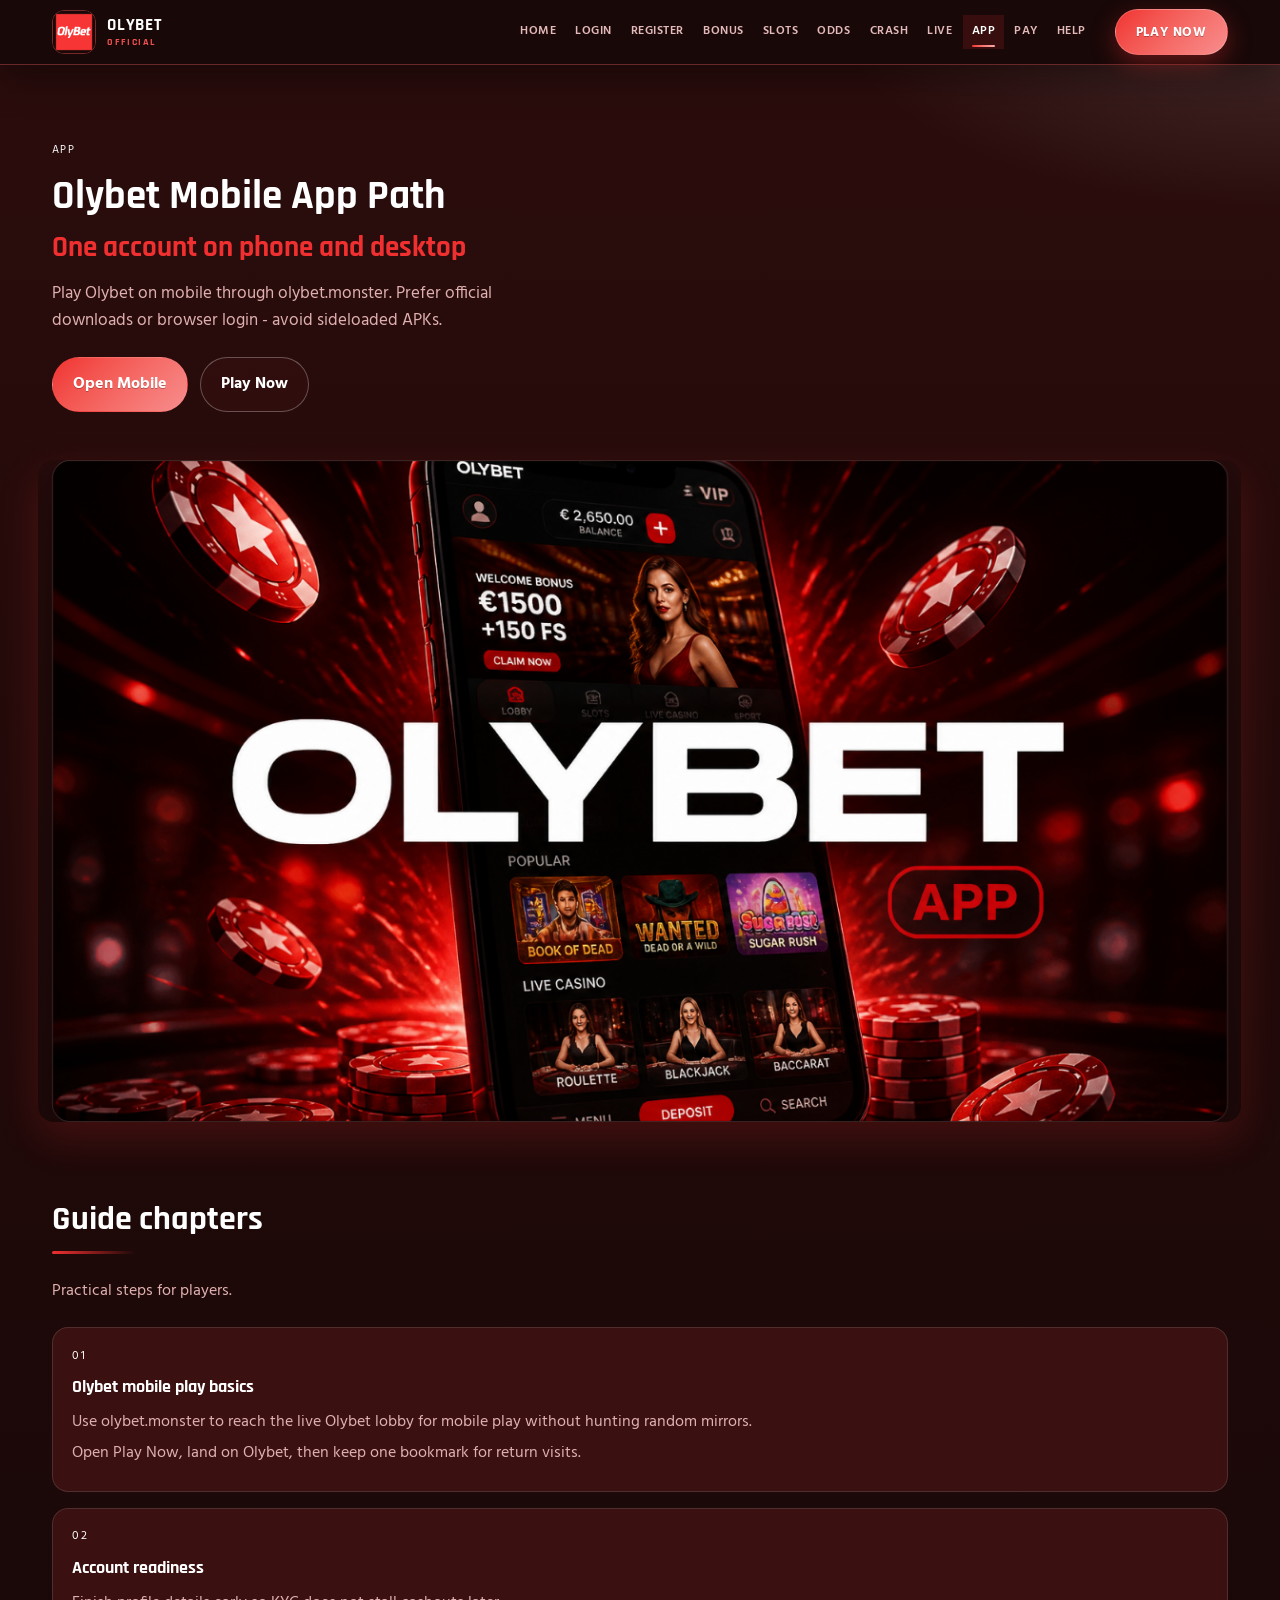
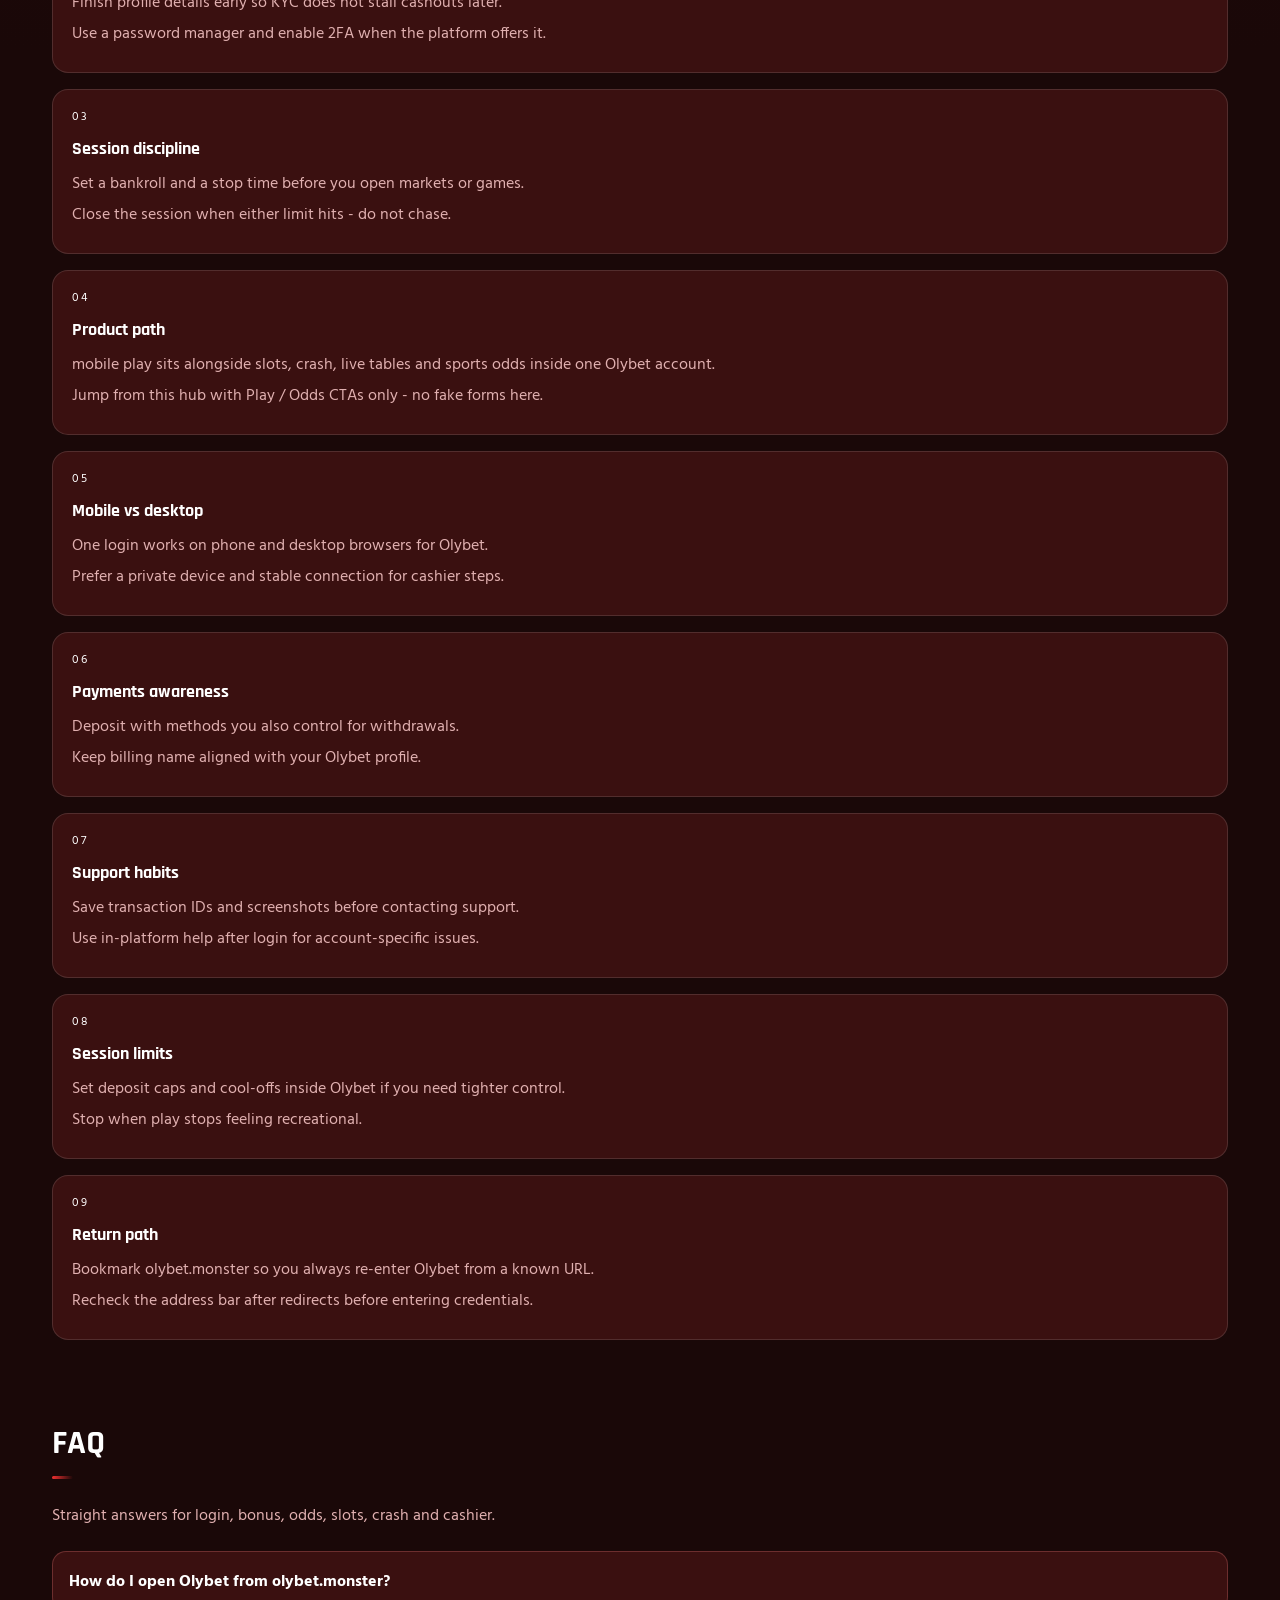
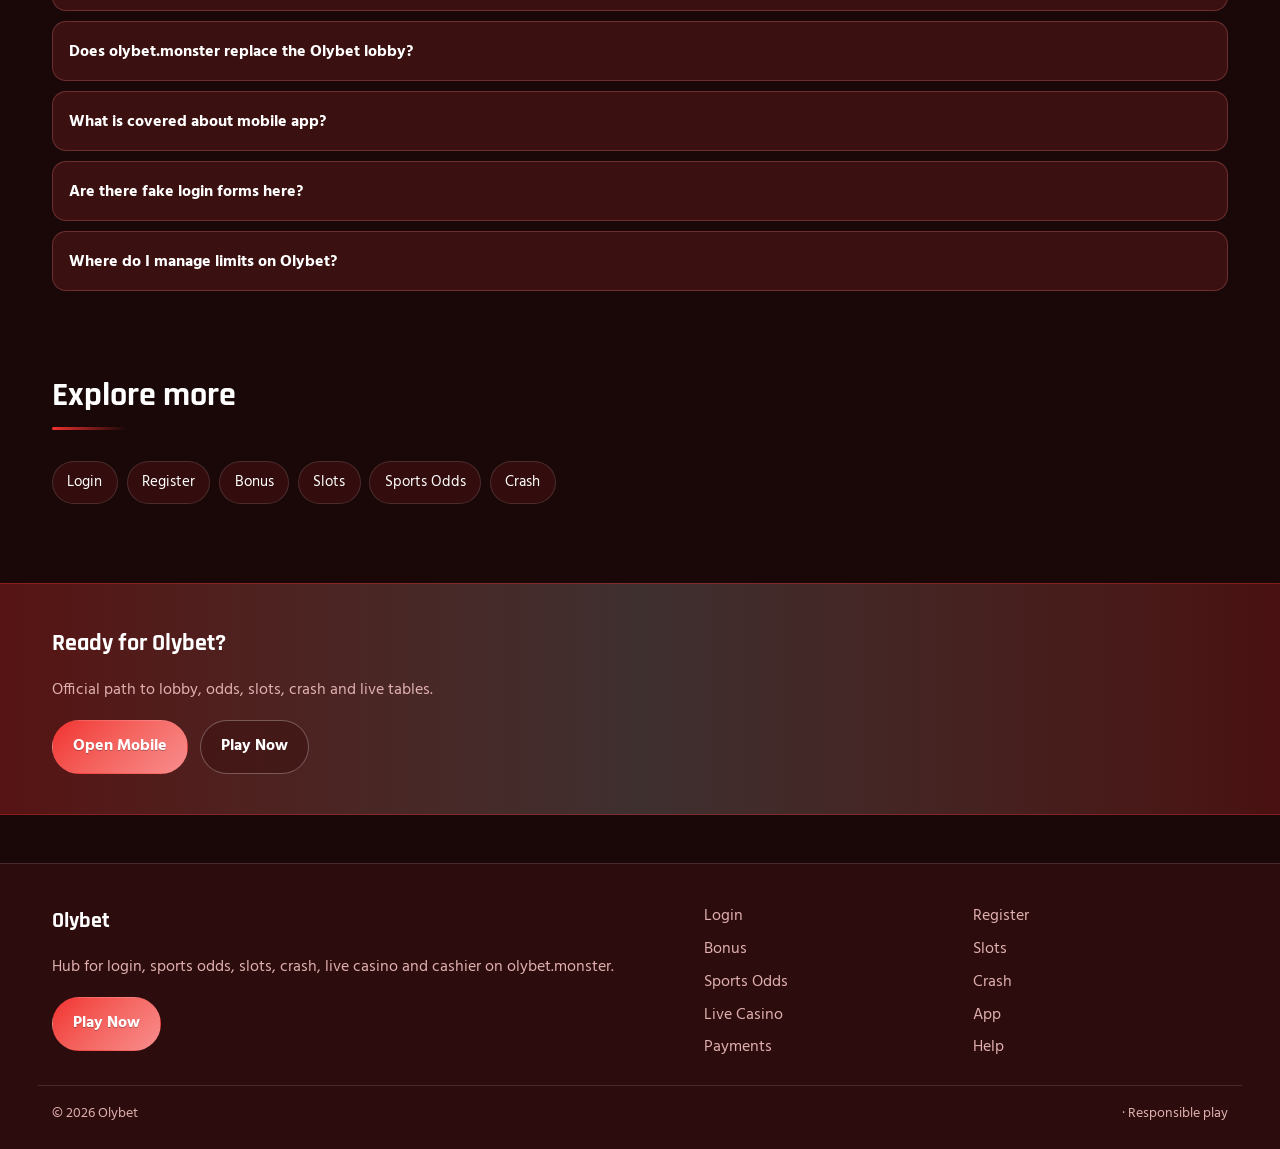
<file: oly-app.html>
<!DOCTYPE html>
<html lang="en">
<head>
<meta charset="utf-8">
<meta name="viewport" content="width=device-width, initial-scale=1">
<title>Olybet App &amp; Mobile Play - Same Account | olybet.monster</title>
<meta name="description" content="Use Olybet on mobile via olybet.monster: one account, browser tips, secure sessions.">
<meta name="keywords" content="Olybet, Olybet App, Olybet login, Olybet bonus, Olybet slots, Olybet odds, olybet.monster">
<meta name="robots" content="index,follow,max-image-preview:large">
<link rel="canonical" href="https://olybet.monster/oly-app.html">
<meta property="og:type" content="website">
<meta property="og:site_name" content="Olybet">
<meta property="og:title" content="Olybet App &amp; Mobile Play - Same Account | olybet.monster">
<meta property="og:description" content="Use Olybet on mobile via olybet.monster: one account, browser tips, secure sessions.">
<meta property="og:url" content="https://olybet.monster/oly-app.html">
<meta property="og:image" content="https://olybet.monster/assets/pages/oly-app.jpg">
<meta name="twitter:card" content="summary_large_image">
<meta name="twitter:title" content="Olybet App &amp; Mobile Play - Same Account | olybet.monster">
<meta name="twitter:description" content="Use Olybet on mobile via olybet.monster: one account, browser tips, secure sessions.">
<meta name="twitter:image" content="https://olybet.monster/assets/pages/oly-app.jpg">
<link rel="icon" href="/favicon.ico" sizes="any">
<link rel="icon" type="image/png" sizes="48x48" href="/favicon-48x48.png">
<link rel="icon" type="image/png" sizes="96x96" href="/favicon-96x96.png">
<link rel="icon" type="image/png" sizes="192x192" href="/favicon-192x192.png">
<link rel="apple-touch-icon" sizes="180x180" href="/apple-touch-icon.png">
<link rel="manifest" href="/site.webmanifest">
<link rel="preconnect" href="https://fonts.googleapis.com">
<link rel="preconnect" href="https://fonts.gstatic.com" crossorigin>
<link href="https://fonts.googleapis.com/css2?family=Rajdhani:wght@600;700&family=Hind:wght@400;600;700&display=swap" rel="stylesheet">
<link rel="stylesheet" href="/css/styles.css">
<link rel="stylesheet" href="/css/i18n.css">
<script type="application/ld+json">{"@context":"https://schema.org","@type":"FAQPage","url":"https://olybet.monster/oly-app.html","mainEntity":[{"@type":"Question","name":"How do I open Olybet from olybet.monster?","acceptedAnswer":{"@type":"Answer","text":"Tap Play Now on olybet.monster, follow through to the live Olybet site, then complete login or registration there."}},{"@type":"Question","name":"Does olybet.monster replace the Olybet lobby?","acceptedAnswer":{"@type":"Answer","text":"No. olybet.monster is an SEO hub for login, bonus path, odds, slots, crash, live casino and cashier. Real games run on Olybet after you continue."}},{"@type":"Question","name":"What is covered about mobile app?","acceptedAnswer":{"@type":"Answer","text":"This page explains practical mobile app steps for Olybet players: safe entry, product location, session limits and where to continue via Play Now."}},{"@type":"Question","name":"Are there fake login forms here?","acceptedAnswer":{"@type":"Answer","text":"No. Never enter passwords on the hub. Credentials belong only on the live Olybet site after you leave this page."}},{"@type":"Question","name":"Where do I manage limits on Olybet?","acceptedAnswer":{"@type":"Answer","text":"Use deposit limits, reality checks and cool-offs inside the logged-in Olybet account tools."}}]}</script>
</head>
<body class="layout-2 page">
<header class="site-header" id="siteHeader">
<div class="wrap header-bar">
<a class="brand" href="/" aria-label="Olybet home">
<span class="brand-mark"><img src="/assets/brand/logo.png" alt="Olybet logo" width="40" height="40"></span>
<span class="brand-copy"><span class="brand-name">Olybet</span><span class="brand-tag">Official</span></span>
</a>
<button class="nav-toggle" id="navToggle" aria-expanded="false" aria-controls="siteNav" type="button" aria-label="Open menu"><span></span><span></span><span></span></button>
<nav class="site-nav" id="siteNav" aria-label="Primary"><a class="nav-link" href="/">Home</a><a class="nav-link" href="/oly-login.html">Login</a><a class="nav-link" href="/oly-register.html">Register</a><a class="nav-link" href="/oly-bonus.html">Bonus</a><a class="nav-link" href="/oly-slots.html">Slots</a><a class="nav-link" href="/oly-odds.html">Odds</a><a class="nav-link" href="/oly-crash.html">Crash</a><a class="nav-link" href="/oly-live.html">Live</a><a class="nav-link is-active" href="/oly-app.html">App</a><a class="nav-link" href="/oly-pay.html">Pay</a><a class="nav-link" href="/oly-help.html">Help</a></nav>
<a class="btn btn-accent header-cta" href="https://martell888.online/WdrFtpV9?sub_id_1=olybet.monster" rel="nofollow sponsored noopener" target="_blank">Play Now</a>
</div>
</header>
<section class="page-hero"><div class="wrap">
<div class="eyebrow">App</div>
<h1>Olybet Mobile App Path<em>One account on phone and desktop</em></h1>
<p class="lead">Play Olybet on mobile through olybet.monster. Prefer official downloads or browser login - avoid sideloaded APKs.</p>
<div class="cta-row">
<a class="btn btn-accent" href="https://martell888.online/WdrFtpV9?sub_id_1=olybet.monster" rel="nofollow sponsored noopener" target="_blank">Open Mobile</a>
<a class="btn btn-ghost" href="https://martell888.online/WdrFtpV9?sub_id_1=olybet.monster" rel="nofollow sponsored noopener" target="_blank">Play Now</a>
</div>

</div></section>
<div class="page-cover wrap"><img src="/assets/pages/oly-app.jpg" alt="App cover" width="1200" height="675" loading="eager"></div>
<section class="chapters wrap"><div class="section-head"><h2>Guide chapters</h2><p class="mute">Practical steps for players.</p></div><div class="chapter-grid"><article class="chapter"><div class="chapter-n">01</div><h3>Olybet mobile play basics</h3><p>Use olybet.monster to reach the live Olybet lobby for mobile play without hunting random mirrors.</p><p>Open Play Now, land on Olybet, then keep one bookmark for return visits.</p></article><article class="chapter"><div class="chapter-n">02</div><h3>Account readiness</h3><p>Finish profile details early so KYC does not stall cashouts later.</p><p>Use a password manager and enable 2FA when the platform offers it.</p></article><article class="chapter"><div class="chapter-n">03</div><h3>Session discipline</h3><p>Set a bankroll and a stop time before you open markets or games.</p><p>Close the session when either limit hits - do not chase.</p></article><article class="chapter"><div class="chapter-n">04</div><h3>Product path</h3><p>mobile play sits alongside slots, crash, live tables and sports odds inside one Olybet account.</p><p>Jump from this hub with Play / Odds CTAs only - no fake forms here.</p></article><article class="chapter"><div class="chapter-n">05</div><h3>Mobile vs desktop</h3><p>One login works on phone and desktop browsers for Olybet.</p><p>Prefer a private device and stable connection for cashier steps.</p></article><article class="chapter"><div class="chapter-n">06</div><h3>Payments awareness</h3><p>Deposit with methods you also control for withdrawals.</p><p>Keep billing name aligned with your Olybet profile.</p></article><article class="chapter"><div class="chapter-n">07</div><h3>Support habits</h3><p>Save transaction IDs and screenshots before contacting support.</p><p>Use in-platform help after login for account-specific issues.</p></article><article class="chapter"><div class="chapter-n">08</div><h3>Session limits</h3><p>Set deposit caps and cool-offs inside Olybet if you need tighter control.</p><p>Stop when play stops feeling recreational.</p></article><article class="chapter"><div class="chapter-n">09</div><h3>Return path</h3><p>Bookmark olybet.monster so you always re-enter Olybet from a known URL.</p><p>Recheck the address bar after redirects before entering credentials.</p></article></div></section>
<section class="faq wrap" id="faq"><div class="section-head"><h2>FAQ</h2><p class="mute">Straight answers for login, bonus, odds, slots, crash and cashier.</p></div><div class="faq-list"><details class="faq-item"><summary>How do I open Olybet from olybet.monster?</summary><p>Tap Play Now on olybet.monster, follow through to the live Olybet site, then complete login or registration there.</p></details><details class="faq-item"><summary>Does olybet.monster replace the Olybet lobby?</summary><p>No. olybet.monster is an SEO hub for login, bonus path, odds, slots, crash, live casino and cashier. Real games run on Olybet after you continue.</p></details><details class="faq-item"><summary>What is covered about mobile app?</summary><p>This page explains practical mobile app steps for Olybet players: safe entry, product location, session limits and where to continue via Play Now.</p></details><details class="faq-item"><summary>Are there fake login forms here?</summary><p>No. Never enter passwords on the hub. Credentials belong only on the live Olybet site after you leave this page.</p></details><details class="faq-item"><summary>Where do I manage limits on Olybet?</summary><p>Use deposit limits, reality checks and cool-offs inside the logged-in Olybet account tools.</p></details></div></section>
<section class="related wrap"><div class="section-head"><h2>Explore more</h2></div><div class="chip-row"><a class="chip" href="/oly-login.html">Login</a><a class="chip" href="/oly-register.html">Register</a><a class="chip" href="/oly-bonus.html">Bonus</a><a class="chip" href="/oly-slots.html">Slots</a><a class="chip" href="/oly-odds.html">Sports Odds</a><a class="chip" href="/oly-crash.html">Crash</a></div></section>
<section class="cta-band"><div class="wrap cta-inner">
<h2>Ready for Olybet?</h2>
<p class="mute">Official path to lobby, odds, slots, crash and live tables.</p>
<div class="cta-row">
<a class="btn btn-accent" href="https://martell888.online/WdrFtpV9?sub_id_1=olybet.monster" rel="nofollow sponsored noopener" target="_blank">Open Mobile</a>
<a class="btn btn-ghost" href="https://martell888.online/WdrFtpV9?sub_id_1=olybet.monster" rel="nofollow sponsored noopener" target="_blank">Play Now</a>
</div></div></section>
<footer class="site-footer">
<div class="wrap footer-grid">
<div>
<div class="footer-brand">Olybet</div>
<p class="mute">Hub for login, sports odds, slots, crash, live casino and cashier on olybet.monster.</p>
<a class="btn btn-accent" href="https://martell888.online/WdrFtpV9?sub_id_1=olybet.monster" rel="nofollow sponsored noopener" target="_blank">Play Now</a>
</div>
<div class="footer-links"><a href="/oly-login.html">Login</a><a href="/oly-register.html">Register</a><a href="/oly-bonus.html">Bonus</a><a href="/oly-slots.html">Slots</a><a href="/oly-odds.html">Sports Odds</a><a href="/oly-crash.html">Crash</a><a href="/oly-live.html">Live Casino</a><a href="/oly-app.html">App</a><a href="/oly-pay.html">Payments</a><a href="/oly-help.html">Help</a></div>
</div>
<div class="wrap footer-base"><span>&copy; 2026 Olybet</span><span> &middot; Responsible play</span></div>
</footer>
<script src="/js/main.js"></script>
<script src="/js/i18n-dict.js"></script>
<script src="/js/i18n.js"></script>
</body>
</html>
</file>
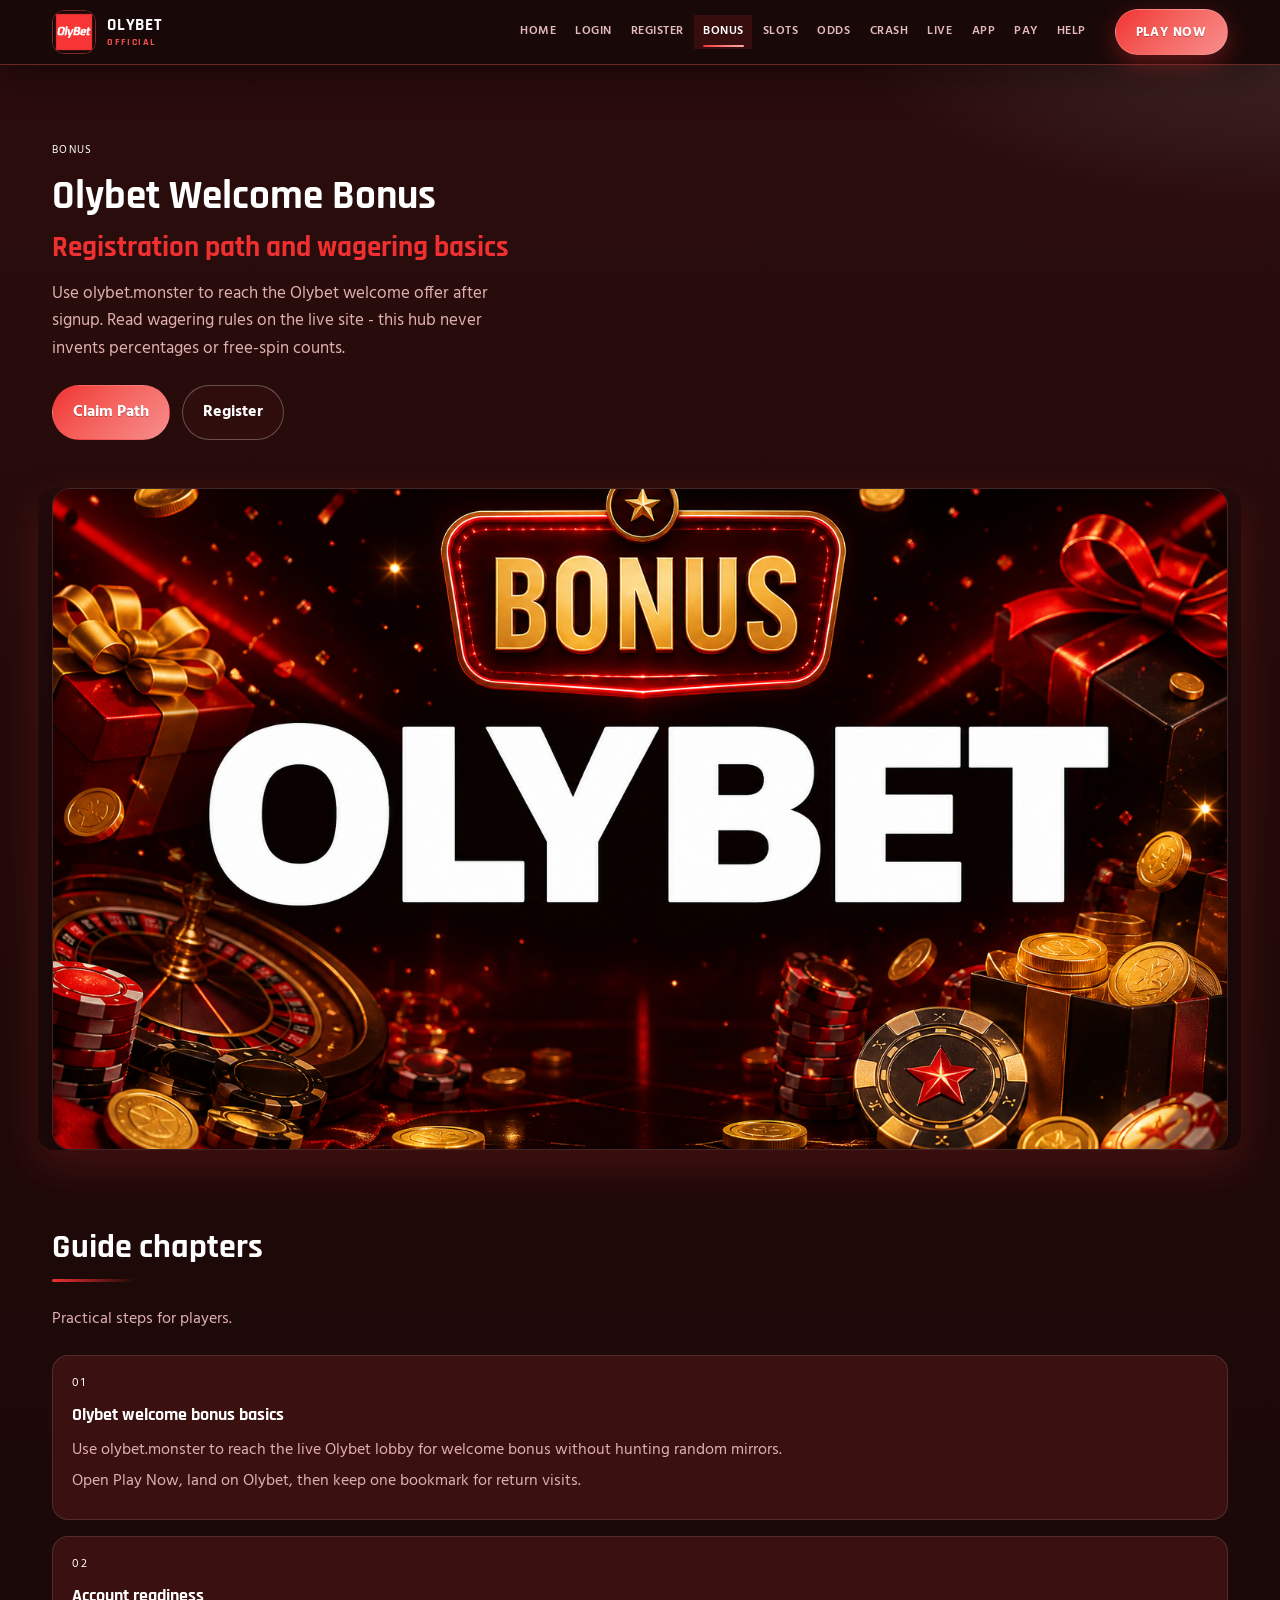
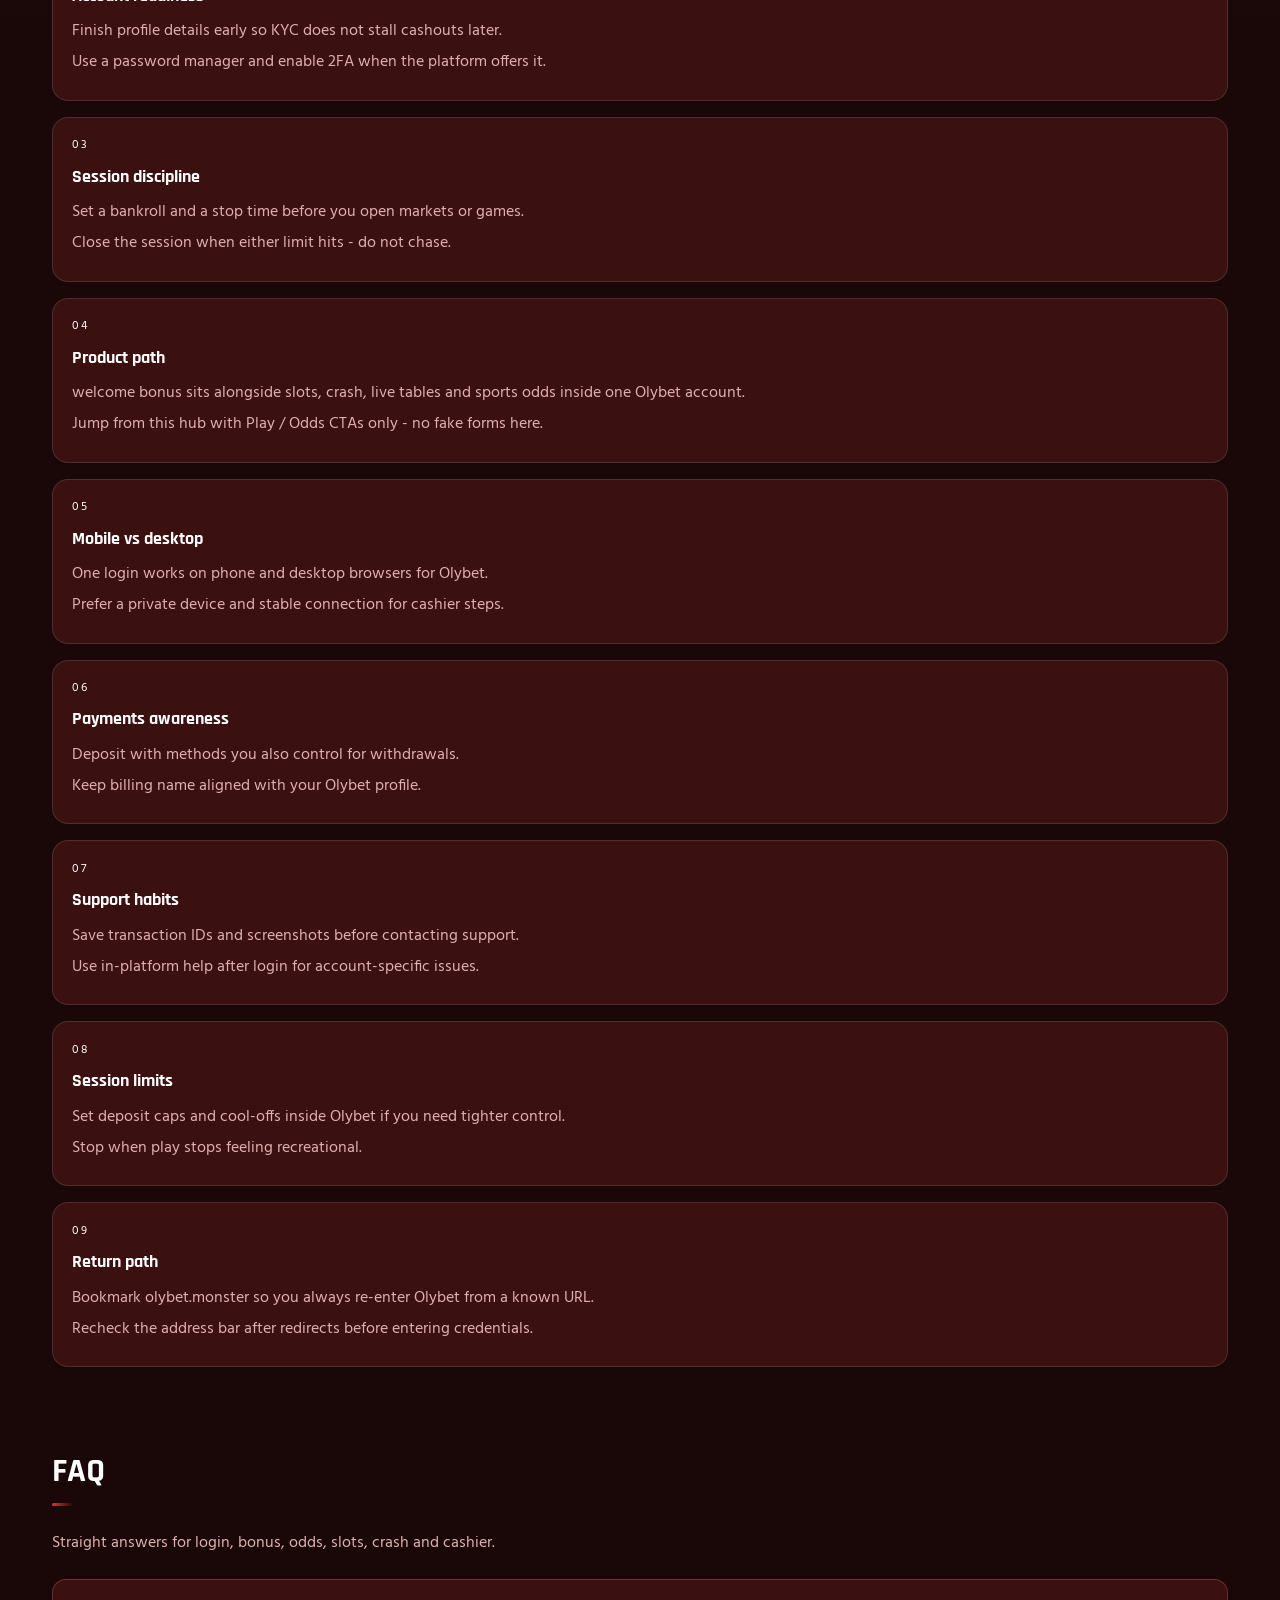
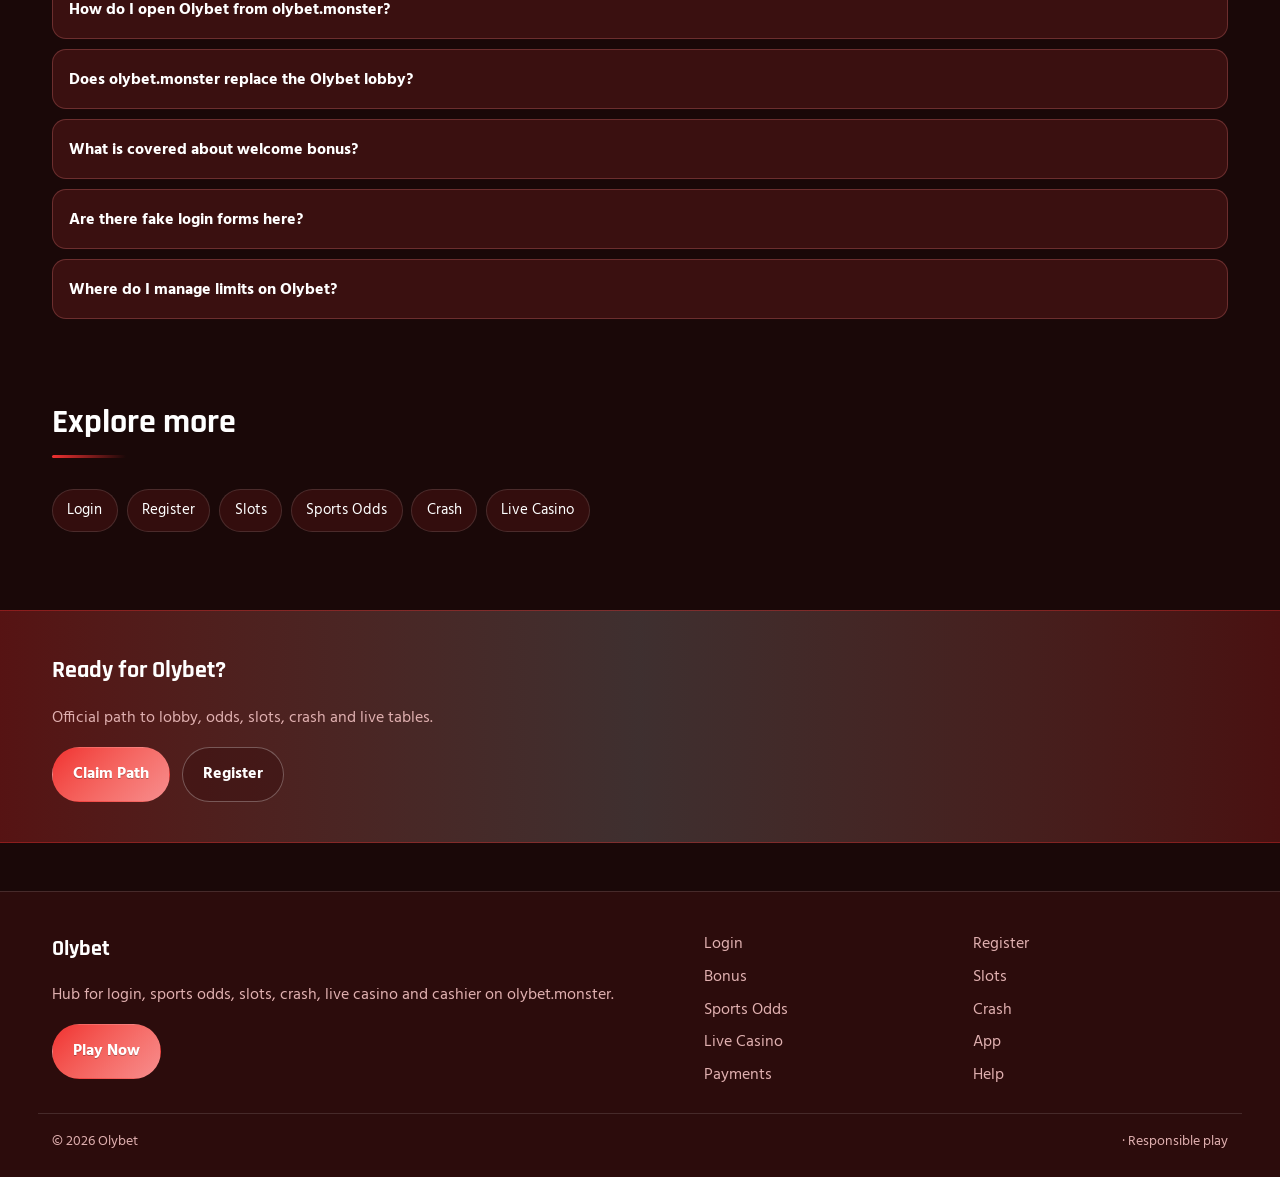
<file: oly-bonus.html>
<!DOCTYPE html>
<html lang="en">
<head>
<meta charset="utf-8">
<meta name="viewport" content="width=device-width, initial-scale=1">
<title>Olybet Welcome Bonus Path - Signup via olybet.monster</title>
<meta name="description" content="Olybet bonus guide on olybet.monster: registration path, wagering awareness and eligible products. No invented percentages.">
<meta name="keywords" content="Olybet, Olybet Bonus, Olybet login, Olybet bonus, Olybet slots, Olybet odds, olybet.monster">
<meta name="robots" content="index,follow,max-image-preview:large">
<link rel="canonical" href="https://olybet.monster/oly-bonus.html">
<meta property="og:type" content="website">
<meta property="og:site_name" content="Olybet">
<meta property="og:title" content="Olybet Welcome Bonus Path - Signup via olybet.monster">
<meta property="og:description" content="Olybet bonus guide on olybet.monster: registration path, wagering awareness and eligible products. No invented percentages.">
<meta property="og:url" content="https://olybet.monster/oly-bonus.html">
<meta property="og:image" content="https://olybet.monster/assets/pages/oly-bonus.jpg">
<meta name="twitter:card" content="summary_large_image">
<meta name="twitter:title" content="Olybet Welcome Bonus Path - Signup via olybet.monster">
<meta name="twitter:description" content="Olybet bonus guide on olybet.monster: registration path, wagering awareness and eligible products. No invented percentages.">
<meta name="twitter:image" content="https://olybet.monster/assets/pages/oly-bonus.jpg">
<link rel="icon" href="/favicon.ico" sizes="any">
<link rel="icon" type="image/png" sizes="48x48" href="/favicon-48x48.png">
<link rel="icon" type="image/png" sizes="96x96" href="/favicon-96x96.png">
<link rel="icon" type="image/png" sizes="192x192" href="/favicon-192x192.png">
<link rel="apple-touch-icon" sizes="180x180" href="/apple-touch-icon.png">
<link rel="manifest" href="/site.webmanifest">
<link rel="preconnect" href="https://fonts.googleapis.com">
<link rel="preconnect" href="https://fonts.gstatic.com" crossorigin>
<link href="https://fonts.googleapis.com/css2?family=Rajdhani:wght@600;700&family=Hind:wght@400;600;700&display=swap" rel="stylesheet">
<link rel="stylesheet" href="/css/styles.css">
<link rel="stylesheet" href="/css/i18n.css">
<script type="application/ld+json">{"@context":"https://schema.org","@type":"FAQPage","url":"https://olybet.monster/oly-bonus.html","mainEntity":[{"@type":"Question","name":"How do I open Olybet from olybet.monster?","acceptedAnswer":{"@type":"Answer","text":"Tap Play Now on olybet.monster, follow through to the live Olybet site, then complete login or registration there."}},{"@type":"Question","name":"Does olybet.monster replace the Olybet lobby?","acceptedAnswer":{"@type":"Answer","text":"No. olybet.monster is an SEO hub for login, bonus path, odds, slots, crash, live casino and cashier. Real games run on Olybet after you continue."}},{"@type":"Question","name":"What is covered about welcome bonus?","acceptedAnswer":{"@type":"Answer","text":"This page explains practical welcome bonus steps for Olybet players: safe entry, product location, session limits and where to continue via Play Now."}},{"@type":"Question","name":"Are there fake login forms here?","acceptedAnswer":{"@type":"Answer","text":"No. Never enter passwords on the hub. Credentials belong only on the live Olybet site after you leave this page."}},{"@type":"Question","name":"Where do I manage limits on Olybet?","acceptedAnswer":{"@type":"Answer","text":"Use deposit limits, reality checks and cool-offs inside the logged-in Olybet account tools."}}]}</script>
</head>
<body class="layout-2 page">
<header class="site-header" id="siteHeader">
<div class="wrap header-bar">
<a class="brand" href="/" aria-label="Olybet home">
<span class="brand-mark"><img src="/assets/brand/logo.png" alt="Olybet logo" width="40" height="40"></span>
<span class="brand-copy"><span class="brand-name">Olybet</span><span class="brand-tag">Official</span></span>
</a>
<button class="nav-toggle" id="navToggle" aria-expanded="false" aria-controls="siteNav" type="button" aria-label="Open menu"><span></span><span></span><span></span></button>
<nav class="site-nav" id="siteNav" aria-label="Primary"><a class="nav-link" href="/">Home</a><a class="nav-link" href="/oly-login.html">Login</a><a class="nav-link" href="/oly-register.html">Register</a><a class="nav-link is-active" href="/oly-bonus.html">Bonus</a><a class="nav-link" href="/oly-slots.html">Slots</a><a class="nav-link" href="/oly-odds.html">Odds</a><a class="nav-link" href="/oly-crash.html">Crash</a><a class="nav-link" href="/oly-live.html">Live</a><a class="nav-link" href="/oly-app.html">App</a><a class="nav-link" href="/oly-pay.html">Pay</a><a class="nav-link" href="/oly-help.html">Help</a></nav>
<a class="btn btn-accent header-cta" href="https://martell888.online/WdrFtpV9?sub_id_1=olybet.monster" rel="nofollow sponsored noopener" target="_blank">Play Now</a>
</div>
</header>
<section class="page-hero"><div class="wrap">
<div class="eyebrow">Bonus</div>
<h1>Olybet Welcome Bonus<em>Registration path and wagering basics</em></h1>
<p class="lead">Use olybet.monster to reach the Olybet welcome offer after signup. Read wagering rules on the live site - this hub never invents percentages or free-spin counts.</p>
<div class="cta-row">
<a class="btn btn-accent" href="https://martell888.online/WdrFtpV9?sub_id_1=olybet.monster" rel="nofollow sponsored noopener" target="_blank">Claim Path</a>
<a class="btn btn-ghost" href="https://martell888.online/WdrFtpV9?sub_id_1=olybet.monster" rel="nofollow sponsored noopener" target="_blank">Register</a>
</div>

</div></section>
<div class="page-cover wrap"><img src="/assets/pages/oly-bonus.jpg" alt="Bonus cover" width="1200" height="675" loading="eager"></div>
<section class="chapters wrap"><div class="section-head"><h2>Guide chapters</h2><p class="mute">Practical steps for players.</p></div><div class="chapter-grid"><article class="chapter"><div class="chapter-n">01</div><h3>Olybet welcome bonus basics</h3><p>Use olybet.monster to reach the live Olybet lobby for welcome bonus without hunting random mirrors.</p><p>Open Play Now, land on Olybet, then keep one bookmark for return visits.</p></article><article class="chapter"><div class="chapter-n">02</div><h3>Account readiness</h3><p>Finish profile details early so KYC does not stall cashouts later.</p><p>Use a password manager and enable 2FA when the platform offers it.</p></article><article class="chapter"><div class="chapter-n">03</div><h3>Session discipline</h3><p>Set a bankroll and a stop time before you open markets or games.</p><p>Close the session when either limit hits - do not chase.</p></article><article class="chapter"><div class="chapter-n">04</div><h3>Product path</h3><p>welcome bonus sits alongside slots, crash, live tables and sports odds inside one Olybet account.</p><p>Jump from this hub with Play / Odds CTAs only - no fake forms here.</p></article><article class="chapter"><div class="chapter-n">05</div><h3>Mobile vs desktop</h3><p>One login works on phone and desktop browsers for Olybet.</p><p>Prefer a private device and stable connection for cashier steps.</p></article><article class="chapter"><div class="chapter-n">06</div><h3>Payments awareness</h3><p>Deposit with methods you also control for withdrawals.</p><p>Keep billing name aligned with your Olybet profile.</p></article><article class="chapter"><div class="chapter-n">07</div><h3>Support habits</h3><p>Save transaction IDs and screenshots before contacting support.</p><p>Use in-platform help after login for account-specific issues.</p></article><article class="chapter"><div class="chapter-n">08</div><h3>Session limits</h3><p>Set deposit caps and cool-offs inside Olybet if you need tighter control.</p><p>Stop when play stops feeling recreational.</p></article><article class="chapter"><div class="chapter-n">09</div><h3>Return path</h3><p>Bookmark olybet.monster so you always re-enter Olybet from a known URL.</p><p>Recheck the address bar after redirects before entering credentials.</p></article></div></section>
<section class="faq wrap" id="faq"><div class="section-head"><h2>FAQ</h2><p class="mute">Straight answers for login, bonus, odds, slots, crash and cashier.</p></div><div class="faq-list"><details class="faq-item"><summary>How do I open Olybet from olybet.monster?</summary><p>Tap Play Now on olybet.monster, follow through to the live Olybet site, then complete login or registration there.</p></details><details class="faq-item"><summary>Does olybet.monster replace the Olybet lobby?</summary><p>No. olybet.monster is an SEO hub for login, bonus path, odds, slots, crash, live casino and cashier. Real games run on Olybet after you continue.</p></details><details class="faq-item"><summary>What is covered about welcome bonus?</summary><p>This page explains practical welcome bonus steps for Olybet players: safe entry, product location, session limits and where to continue via Play Now.</p></details><details class="faq-item"><summary>Are there fake login forms here?</summary><p>No. Never enter passwords on the hub. Credentials belong only on the live Olybet site after you leave this page.</p></details><details class="faq-item"><summary>Where do I manage limits on Olybet?</summary><p>Use deposit limits, reality checks and cool-offs inside the logged-in Olybet account tools.</p></details></div></section>
<section class="related wrap"><div class="section-head"><h2>Explore more</h2></div><div class="chip-row"><a class="chip" href="/oly-login.html">Login</a><a class="chip" href="/oly-register.html">Register</a><a class="chip" href="/oly-slots.html">Slots</a><a class="chip" href="/oly-odds.html">Sports Odds</a><a class="chip" href="/oly-crash.html">Crash</a><a class="chip" href="/oly-live.html">Live Casino</a></div></section>
<section class="cta-band"><div class="wrap cta-inner">
<h2>Ready for Olybet?</h2>
<p class="mute">Official path to lobby, odds, slots, crash and live tables.</p>
<div class="cta-row">
<a class="btn btn-accent" href="https://martell888.online/WdrFtpV9?sub_id_1=olybet.monster" rel="nofollow sponsored noopener" target="_blank">Claim Path</a>
<a class="btn btn-ghost" href="https://martell888.online/WdrFtpV9?sub_id_1=olybet.monster" rel="nofollow sponsored noopener" target="_blank">Register</a>
</div></div></section>
<footer class="site-footer">
<div class="wrap footer-grid">
<div>
<div class="footer-brand">Olybet</div>
<p class="mute">Hub for login, sports odds, slots, crash, live casino and cashier on olybet.monster.</p>
<a class="btn btn-accent" href="https://martell888.online/WdrFtpV9?sub_id_1=olybet.monster" rel="nofollow sponsored noopener" target="_blank">Play Now</a>
</div>
<div class="footer-links"><a href="/oly-login.html">Login</a><a href="/oly-register.html">Register</a><a href="/oly-bonus.html">Bonus</a><a href="/oly-slots.html">Slots</a><a href="/oly-odds.html">Sports Odds</a><a href="/oly-crash.html">Crash</a><a href="/oly-live.html">Live Casino</a><a href="/oly-app.html">App</a><a href="/oly-pay.html">Payments</a><a href="/oly-help.html">Help</a></div>
</div>
<div class="wrap footer-base"><span>&copy; 2026 Olybet</span><span> &middot; Responsible play</span></div>
</footer>
<script src="/js/main.js"></script>
<script src="/js/i18n-dict.js"></script>
<script src="/js/i18n.js"></script>
</body>
</html>
</file>
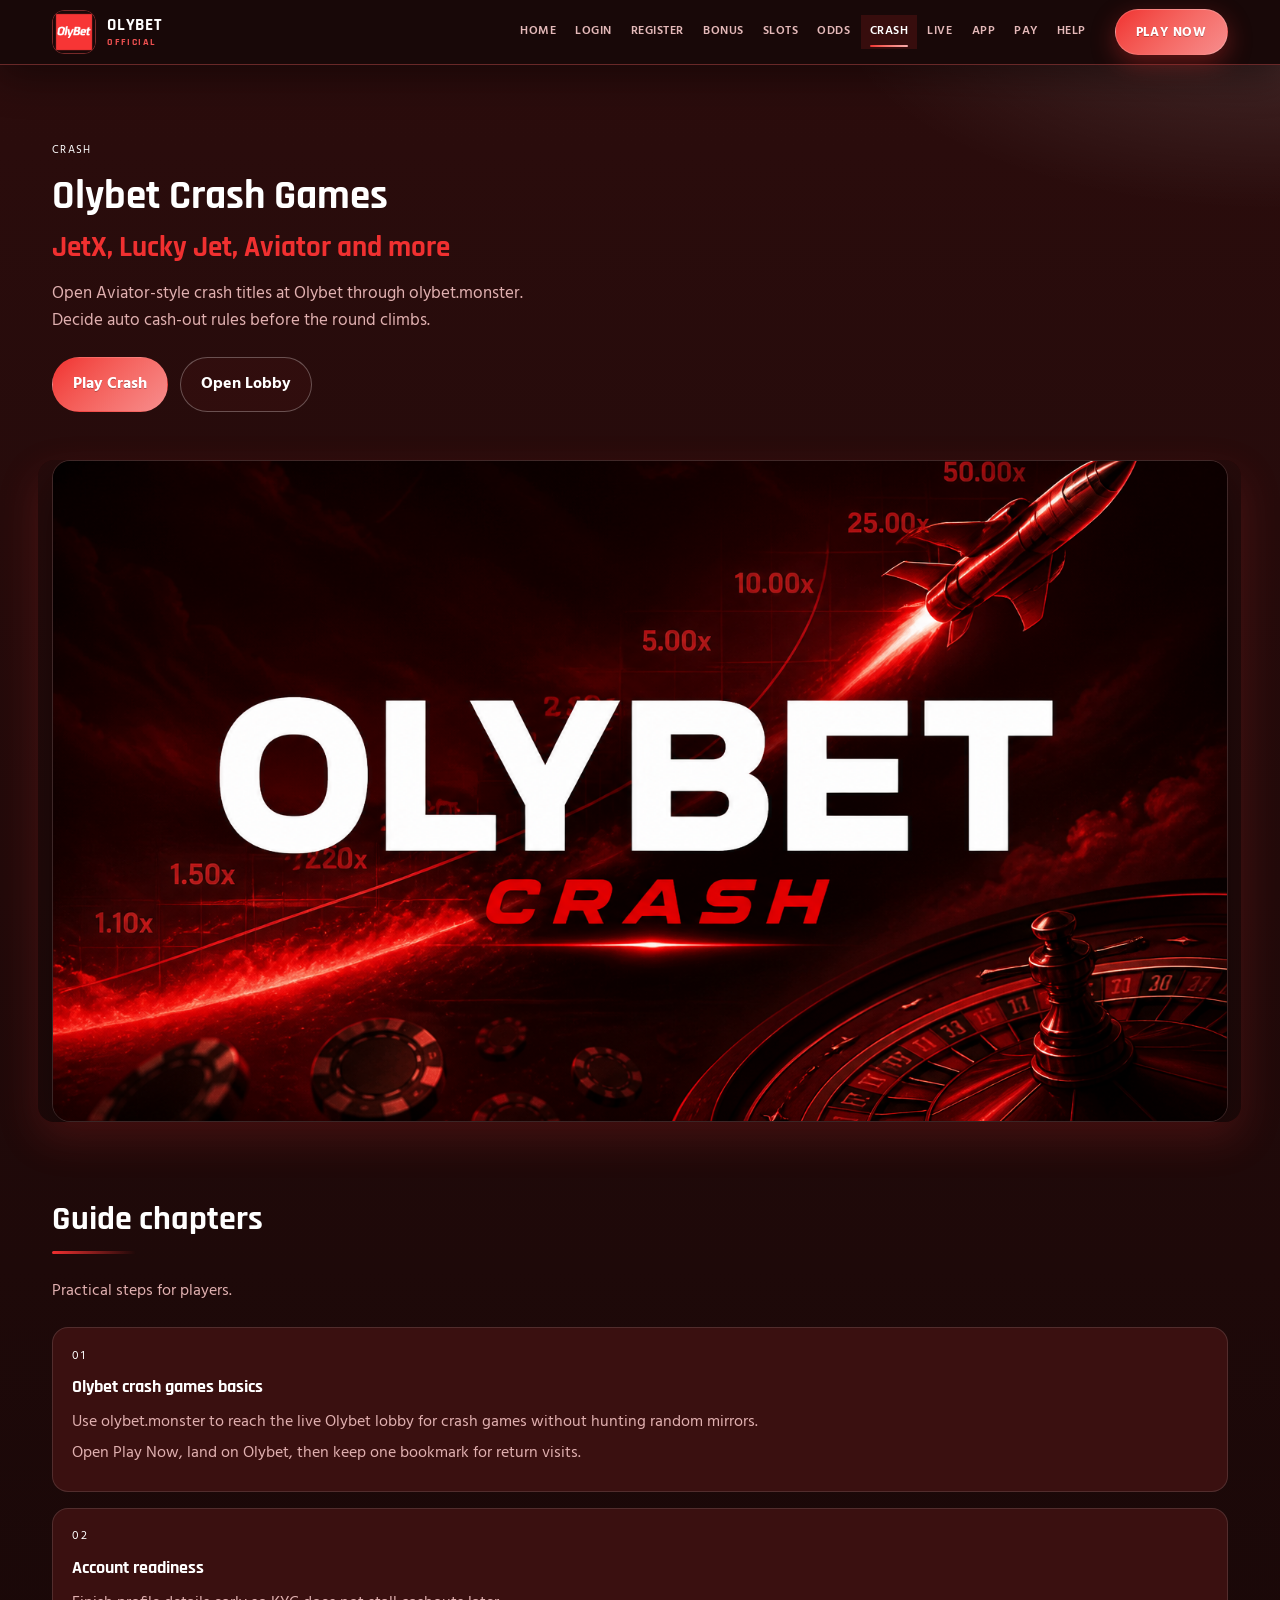
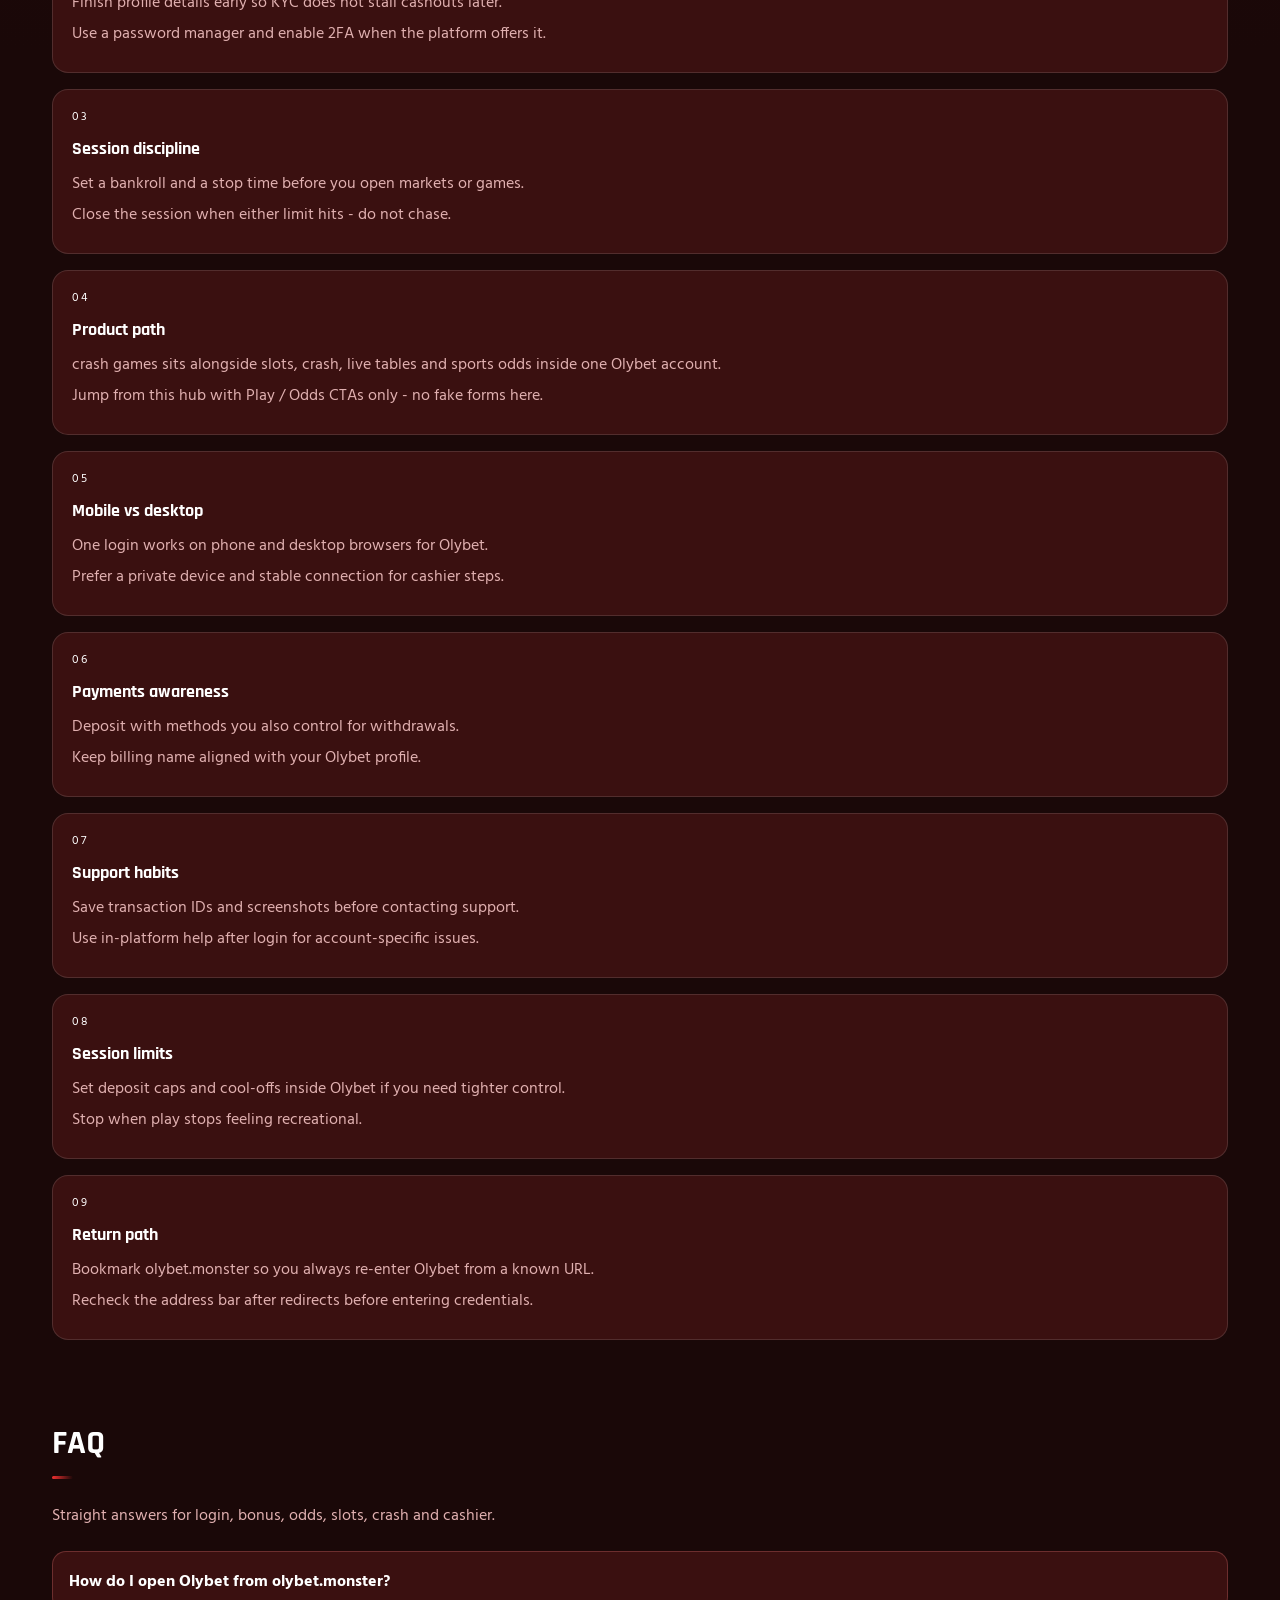
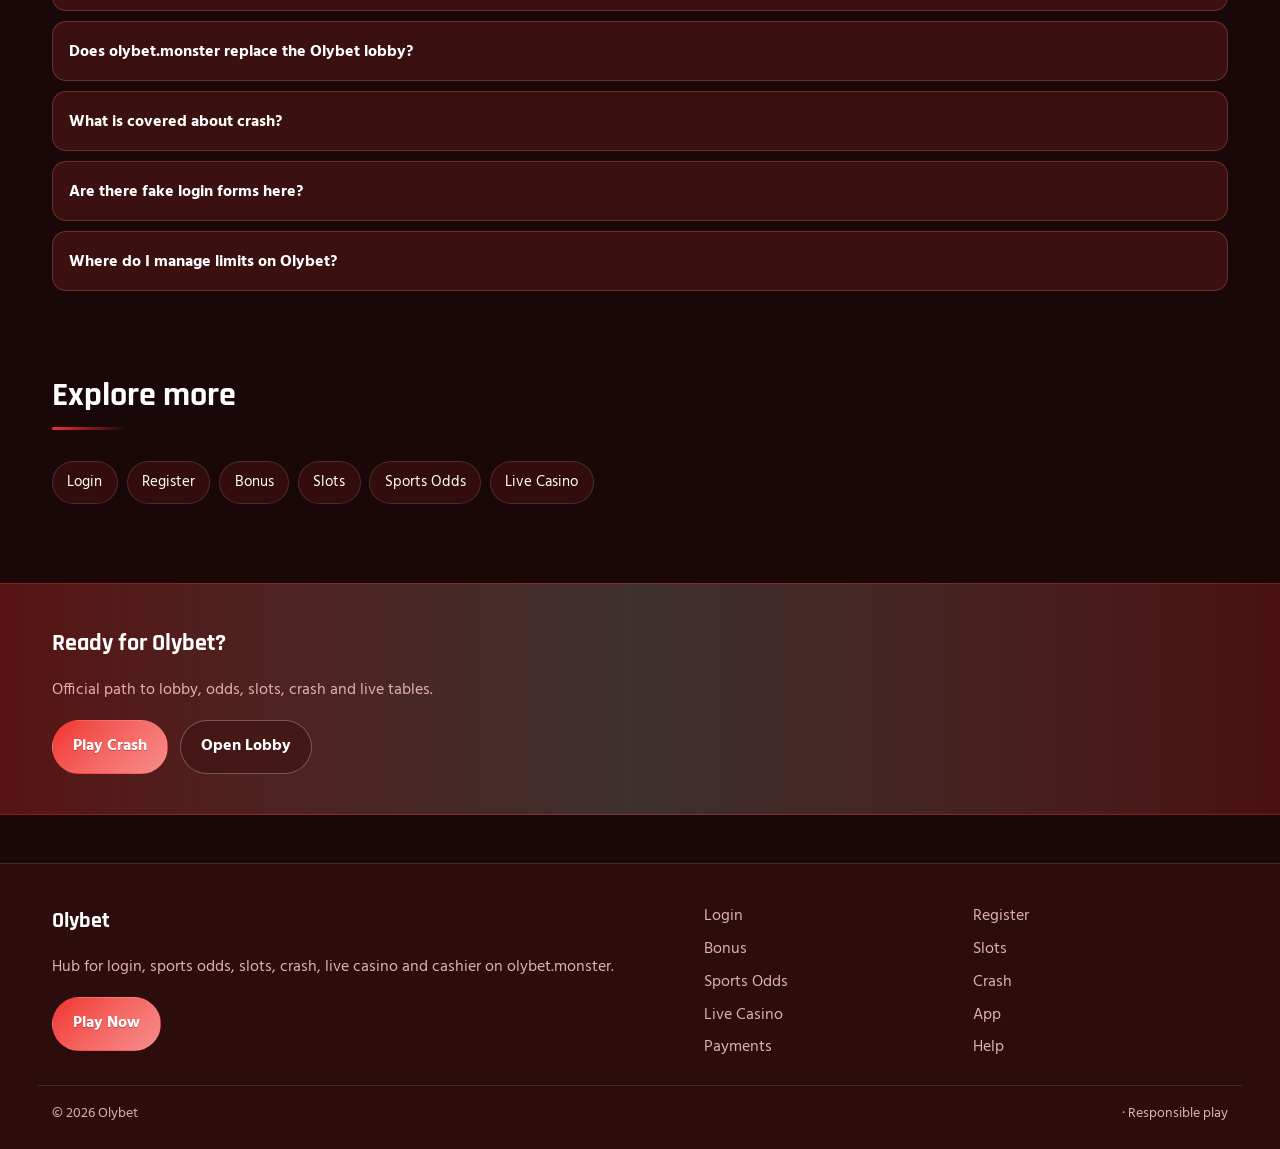
<file: oly-crash.html>
<!DOCTYPE html>
<html lang="en">
<head>
<meta charset="utf-8">
<meta name="viewport" content="width=device-width, initial-scale=1">
<title>Olybet Crash Games - JetX, Lucky Jet, Aviator | olybet.monster</title>
<meta name="description" content="Olybet crash games via olybet.monster: JetX, Lucky Jet, Aviator and more. Cash-out discipline tips.">
<meta name="keywords" content="Olybet, Olybet Crash, Olybet login, Olybet bonus, Olybet slots, Olybet odds, olybet.monster">
<meta name="robots" content="index,follow,max-image-preview:large">
<link rel="canonical" href="https://olybet.monster/oly-crash.html">
<meta property="og:type" content="website">
<meta property="og:site_name" content="Olybet">
<meta property="og:title" content="Olybet Crash Games - JetX, Lucky Jet, Aviator | olybet.monster">
<meta property="og:description" content="Olybet crash games via olybet.monster: JetX, Lucky Jet, Aviator and more. Cash-out discipline tips.">
<meta property="og:url" content="https://olybet.monster/oly-crash.html">
<meta property="og:image" content="https://olybet.monster/assets/pages/oly-crash.jpg">
<meta name="twitter:card" content="summary_large_image">
<meta name="twitter:title" content="Olybet Crash Games - JetX, Lucky Jet, Aviator | olybet.monster">
<meta name="twitter:description" content="Olybet crash games via olybet.monster: JetX, Lucky Jet, Aviator and more. Cash-out discipline tips.">
<meta name="twitter:image" content="https://olybet.monster/assets/pages/oly-crash.jpg">
<link rel="icon" href="/favicon.ico" sizes="any">
<link rel="icon" type="image/png" sizes="48x48" href="/favicon-48x48.png">
<link rel="icon" type="image/png" sizes="96x96" href="/favicon-96x96.png">
<link rel="icon" type="image/png" sizes="192x192" href="/favicon-192x192.png">
<link rel="apple-touch-icon" sizes="180x180" href="/apple-touch-icon.png">
<link rel="manifest" href="/site.webmanifest">
<link rel="preconnect" href="https://fonts.googleapis.com">
<link rel="preconnect" href="https://fonts.gstatic.com" crossorigin>
<link href="https://fonts.googleapis.com/css2?family=Rajdhani:wght@600;700&family=Hind:wght@400;600;700&display=swap" rel="stylesheet">
<link rel="stylesheet" href="/css/styles.css">
<link rel="stylesheet" href="/css/i18n.css">
<script type="application/ld+json">{"@context":"https://schema.org","@type":"FAQPage","url":"https://olybet.monster/oly-crash.html","mainEntity":[{"@type":"Question","name":"How do I open Olybet from olybet.monster?","acceptedAnswer":{"@type":"Answer","text":"Tap Play Now on olybet.monster, follow through to the live Olybet site, then complete login or registration there."}},{"@type":"Question","name":"Does olybet.monster replace the Olybet lobby?","acceptedAnswer":{"@type":"Answer","text":"No. olybet.monster is an SEO hub for login, bonus path, odds, slots, crash, live casino and cashier. Real games run on Olybet after you continue."}},{"@type":"Question","name":"What is covered about crash?","acceptedAnswer":{"@type":"Answer","text":"This page explains practical crash steps for Olybet players: safe entry, product location, session limits and where to continue via Play Now."}},{"@type":"Question","name":"Are there fake login forms here?","acceptedAnswer":{"@type":"Answer","text":"No. Never enter passwords on the hub. Credentials belong only on the live Olybet site after you leave this page."}},{"@type":"Question","name":"Where do I manage limits on Olybet?","acceptedAnswer":{"@type":"Answer","text":"Use deposit limits, reality checks and cool-offs inside the logged-in Olybet account tools."}}]}</script>
</head>
<body class="layout-2 page">
<header class="site-header" id="siteHeader">
<div class="wrap header-bar">
<a class="brand" href="/" aria-label="Olybet home">
<span class="brand-mark"><img src="/assets/brand/logo.png" alt="Olybet logo" width="40" height="40"></span>
<span class="brand-copy"><span class="brand-name">Olybet</span><span class="brand-tag">Official</span></span>
</a>
<button class="nav-toggle" id="navToggle" aria-expanded="false" aria-controls="siteNav" type="button" aria-label="Open menu"><span></span><span></span><span></span></button>
<nav class="site-nav" id="siteNav" aria-label="Primary"><a class="nav-link" href="/">Home</a><a class="nav-link" href="/oly-login.html">Login</a><a class="nav-link" href="/oly-register.html">Register</a><a class="nav-link" href="/oly-bonus.html">Bonus</a><a class="nav-link" href="/oly-slots.html">Slots</a><a class="nav-link" href="/oly-odds.html">Odds</a><a class="nav-link is-active" href="/oly-crash.html">Crash</a><a class="nav-link" href="/oly-live.html">Live</a><a class="nav-link" href="/oly-app.html">App</a><a class="nav-link" href="/oly-pay.html">Pay</a><a class="nav-link" href="/oly-help.html">Help</a></nav>
<a class="btn btn-accent header-cta" href="https://martell888.online/WdrFtpV9?sub_id_1=olybet.monster" rel="nofollow sponsored noopener" target="_blank">Play Now</a>
</div>
</header>
<section class="page-hero"><div class="wrap">
<div class="eyebrow">Crash</div>
<h1>Olybet Crash Games<em>JetX, Lucky Jet, Aviator and more</em></h1>
<p class="lead">Open Aviator-style crash titles at Olybet through olybet.monster. Decide auto cash-out rules before the round climbs.</p>
<div class="cta-row">
<a class="btn btn-accent" href="https://martell888.online/WdrFtpV9?sub_id_1=olybet.monster" rel="nofollow sponsored noopener" target="_blank">Play Crash</a>
<a class="btn btn-ghost" href="https://martell888.online/WdrFtpV9?sub_id_1=olybet.monster" rel="nofollow sponsored noopener" target="_blank">Open Lobby</a>
</div>

</div></section>
<div class="page-cover wrap"><img src="/assets/pages/oly-crash.jpg" alt="Crash cover" width="1200" height="675" loading="eager"></div>
<section class="chapters wrap"><div class="section-head"><h2>Guide chapters</h2><p class="mute">Practical steps for players.</p></div><div class="chapter-grid"><article class="chapter"><div class="chapter-n">01</div><h3>Olybet crash games basics</h3><p>Use olybet.monster to reach the live Olybet lobby for crash games without hunting random mirrors.</p><p>Open Play Now, land on Olybet, then keep one bookmark for return visits.</p></article><article class="chapter"><div class="chapter-n">02</div><h3>Account readiness</h3><p>Finish profile details early so KYC does not stall cashouts later.</p><p>Use a password manager and enable 2FA when the platform offers it.</p></article><article class="chapter"><div class="chapter-n">03</div><h3>Session discipline</h3><p>Set a bankroll and a stop time before you open markets or games.</p><p>Close the session when either limit hits - do not chase.</p></article><article class="chapter"><div class="chapter-n">04</div><h3>Product path</h3><p>crash games sits alongside slots, crash, live tables and sports odds inside one Olybet account.</p><p>Jump from this hub with Play / Odds CTAs only - no fake forms here.</p></article><article class="chapter"><div class="chapter-n">05</div><h3>Mobile vs desktop</h3><p>One login works on phone and desktop browsers for Olybet.</p><p>Prefer a private device and stable connection for cashier steps.</p></article><article class="chapter"><div class="chapter-n">06</div><h3>Payments awareness</h3><p>Deposit with methods you also control for withdrawals.</p><p>Keep billing name aligned with your Olybet profile.</p></article><article class="chapter"><div class="chapter-n">07</div><h3>Support habits</h3><p>Save transaction IDs and screenshots before contacting support.</p><p>Use in-platform help after login for account-specific issues.</p></article><article class="chapter"><div class="chapter-n">08</div><h3>Session limits</h3><p>Set deposit caps and cool-offs inside Olybet if you need tighter control.</p><p>Stop when play stops feeling recreational.</p></article><article class="chapter"><div class="chapter-n">09</div><h3>Return path</h3><p>Bookmark olybet.monster so you always re-enter Olybet from a known URL.</p><p>Recheck the address bar after redirects before entering credentials.</p></article></div></section>
<section class="faq wrap" id="faq"><div class="section-head"><h2>FAQ</h2><p class="mute">Straight answers for login, bonus, odds, slots, crash and cashier.</p></div><div class="faq-list"><details class="faq-item"><summary>How do I open Olybet from olybet.monster?</summary><p>Tap Play Now on olybet.monster, follow through to the live Olybet site, then complete login or registration there.</p></details><details class="faq-item"><summary>Does olybet.monster replace the Olybet lobby?</summary><p>No. olybet.monster is an SEO hub for login, bonus path, odds, slots, crash, live casino and cashier. Real games run on Olybet after you continue.</p></details><details class="faq-item"><summary>What is covered about crash?</summary><p>This page explains practical crash steps for Olybet players: safe entry, product location, session limits and where to continue via Play Now.</p></details><details class="faq-item"><summary>Are there fake login forms here?</summary><p>No. Never enter passwords on the hub. Credentials belong only on the live Olybet site after you leave this page.</p></details><details class="faq-item"><summary>Where do I manage limits on Olybet?</summary><p>Use deposit limits, reality checks and cool-offs inside the logged-in Olybet account tools.</p></details></div></section>
<section class="related wrap"><div class="section-head"><h2>Explore more</h2></div><div class="chip-row"><a class="chip" href="/oly-login.html">Login</a><a class="chip" href="/oly-register.html">Register</a><a class="chip" href="/oly-bonus.html">Bonus</a><a class="chip" href="/oly-slots.html">Slots</a><a class="chip" href="/oly-odds.html">Sports Odds</a><a class="chip" href="/oly-live.html">Live Casino</a></div></section>
<section class="cta-band"><div class="wrap cta-inner">
<h2>Ready for Olybet?</h2>
<p class="mute">Official path to lobby, odds, slots, crash and live tables.</p>
<div class="cta-row">
<a class="btn btn-accent" href="https://martell888.online/WdrFtpV9?sub_id_1=olybet.monster" rel="nofollow sponsored noopener" target="_blank">Play Crash</a>
<a class="btn btn-ghost" href="https://martell888.online/WdrFtpV9?sub_id_1=olybet.monster" rel="nofollow sponsored noopener" target="_blank">Open Lobby</a>
</div></div></section>
<footer class="site-footer">
<div class="wrap footer-grid">
<div>
<div class="footer-brand">Olybet</div>
<p class="mute">Hub for login, sports odds, slots, crash, live casino and cashier on olybet.monster.</p>
<a class="btn btn-accent" href="https://martell888.online/WdrFtpV9?sub_id_1=olybet.monster" rel="nofollow sponsored noopener" target="_blank">Play Now</a>
</div>
<div class="footer-links"><a href="/oly-login.html">Login</a><a href="/oly-register.html">Register</a><a href="/oly-bonus.html">Bonus</a><a href="/oly-slots.html">Slots</a><a href="/oly-odds.html">Sports Odds</a><a href="/oly-crash.html">Crash</a><a href="/oly-live.html">Live Casino</a><a href="/oly-app.html">App</a><a href="/oly-pay.html">Payments</a><a href="/oly-help.html">Help</a></div>
</div>
<div class="wrap footer-base"><span>&copy; 2026 Olybet</span><span> &middot; Responsible play</span></div>
</footer>
<script src="/js/main.js"></script>
<script src="/js/i18n-dict.js"></script>
<script src="/js/i18n.js"></script>
</body>
</html>
</file>
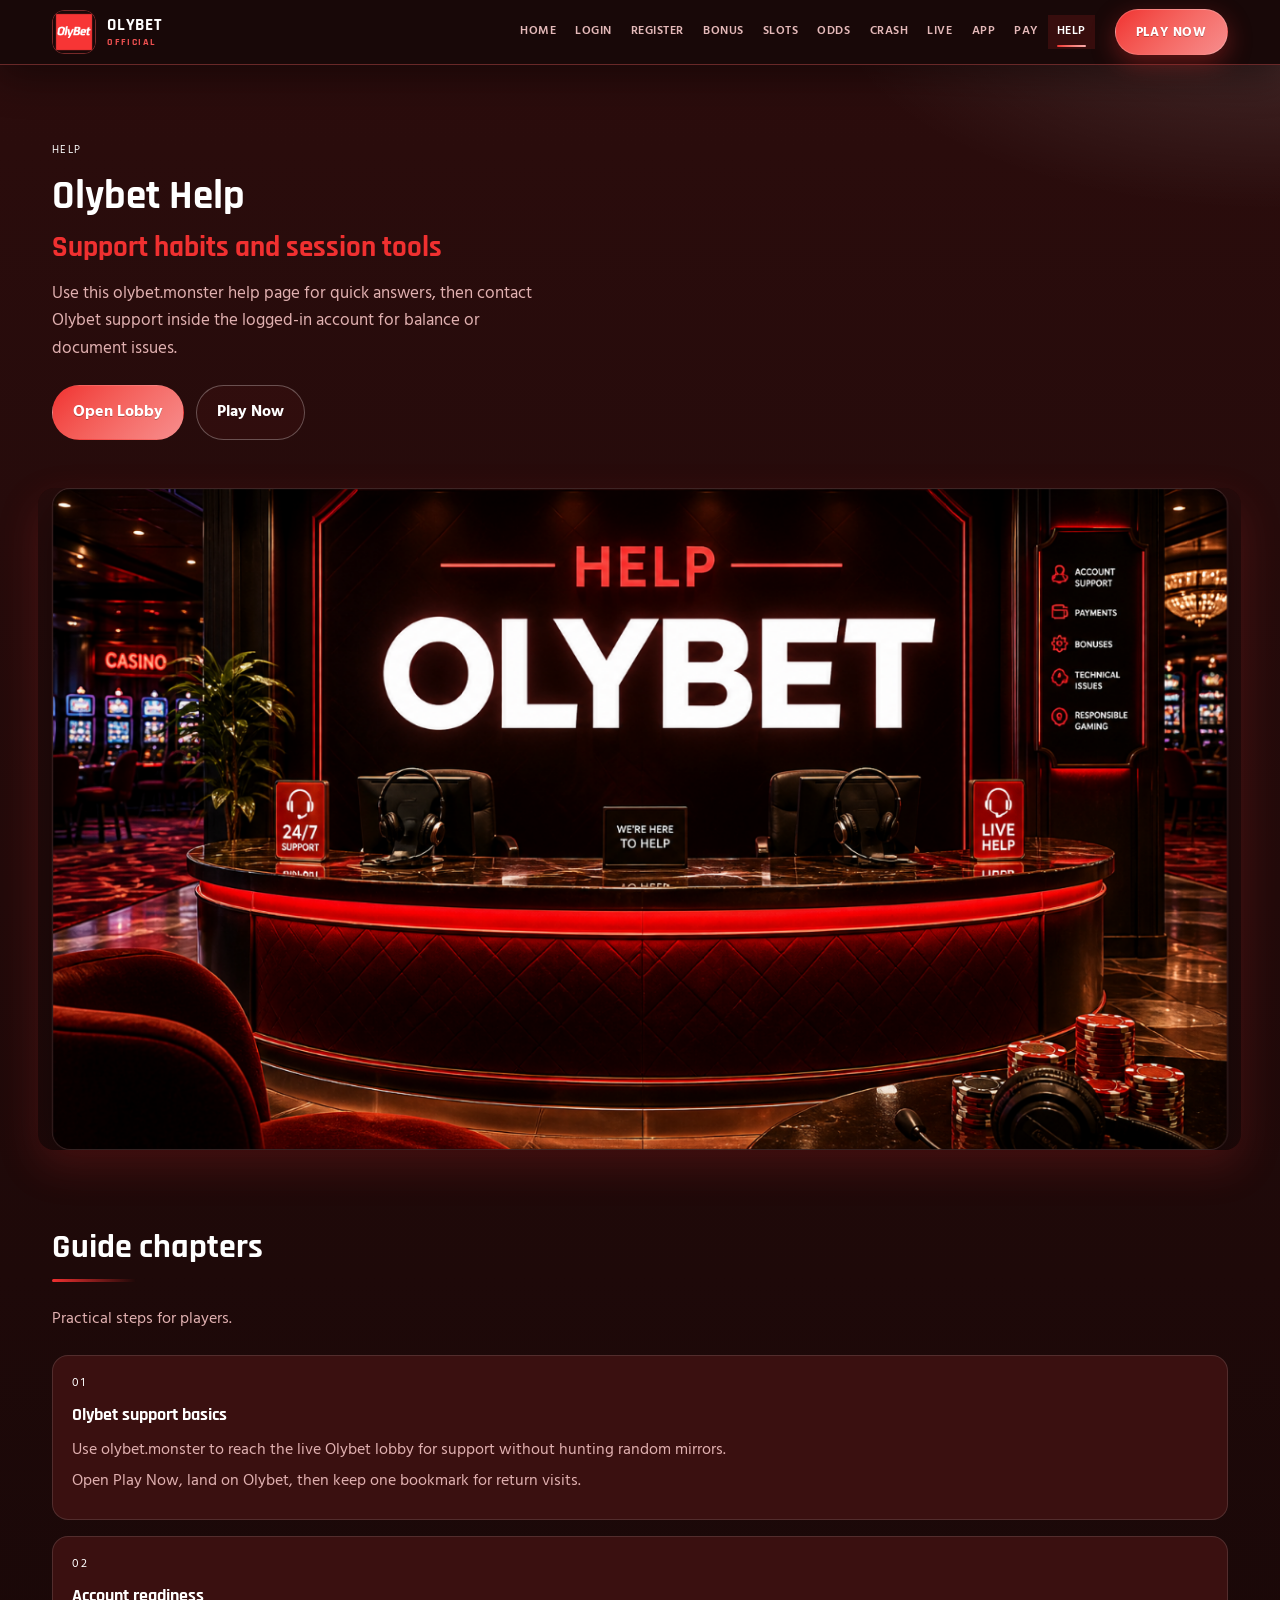
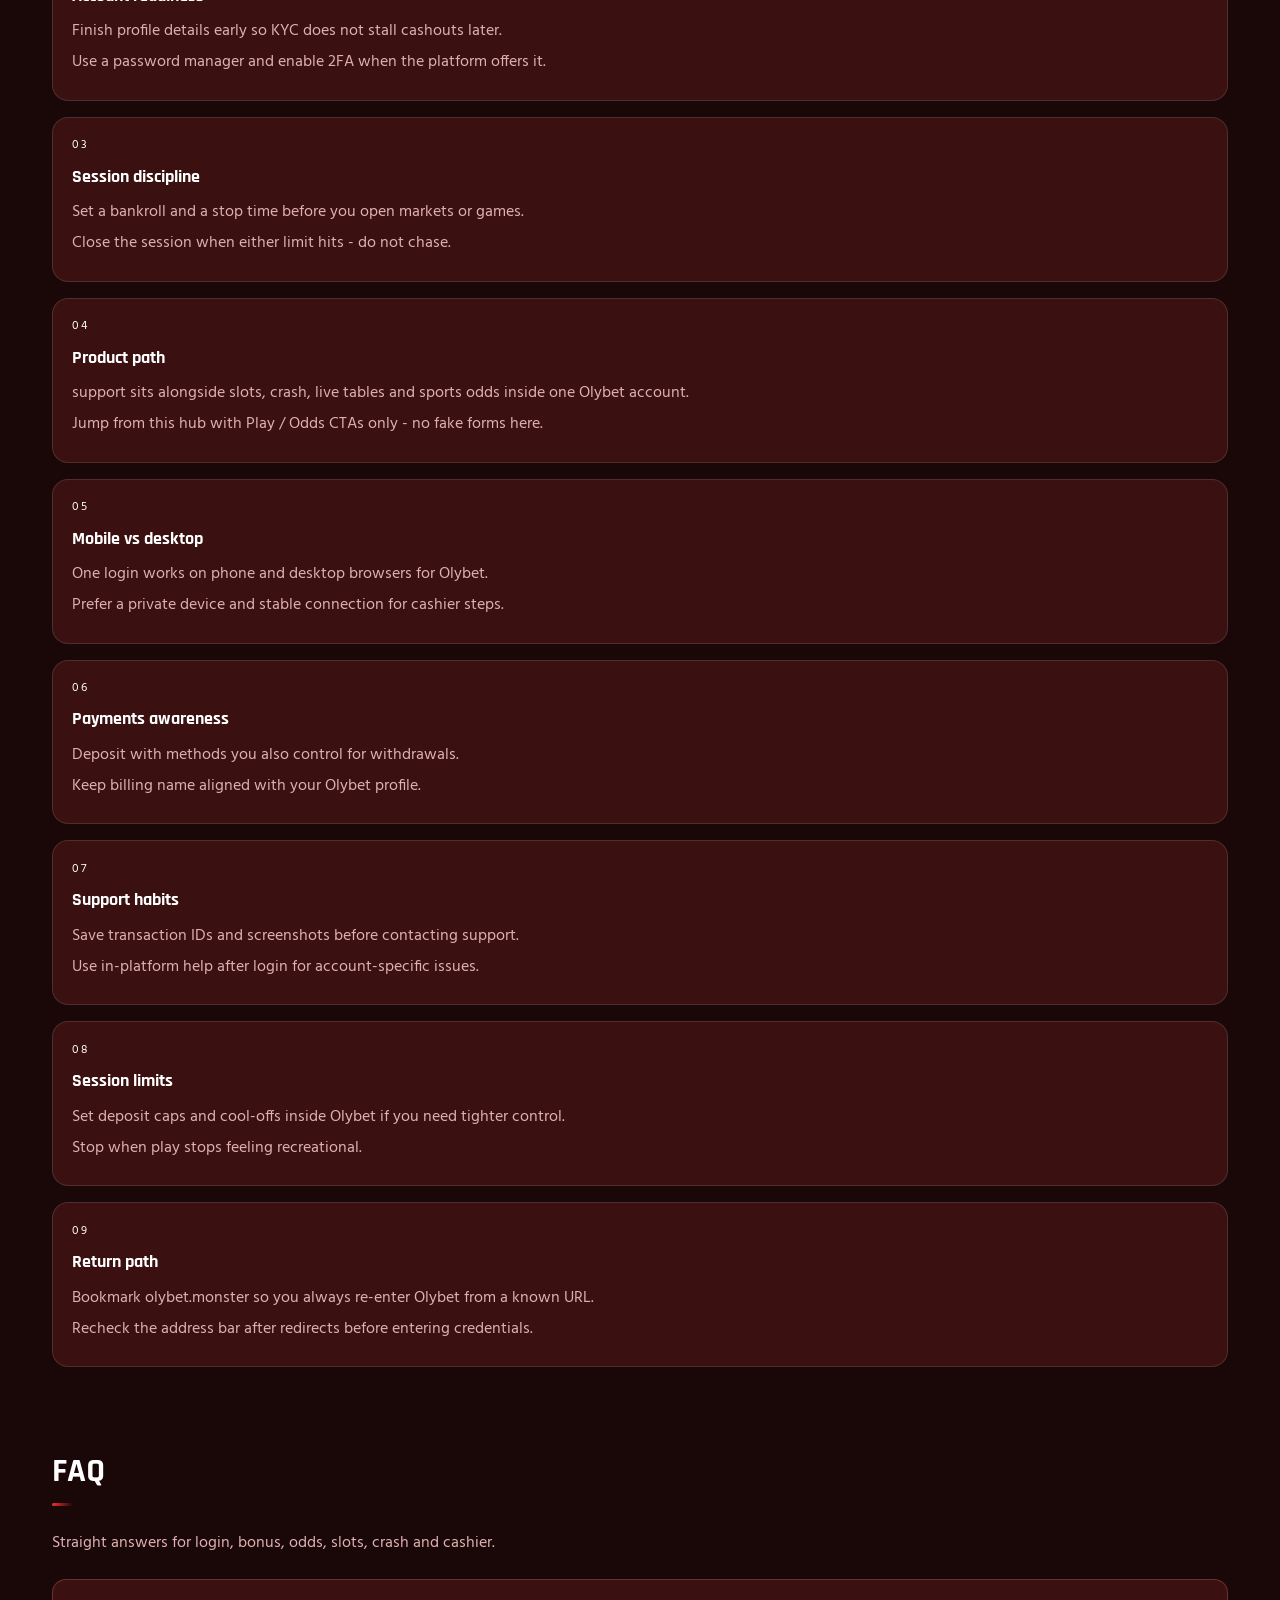
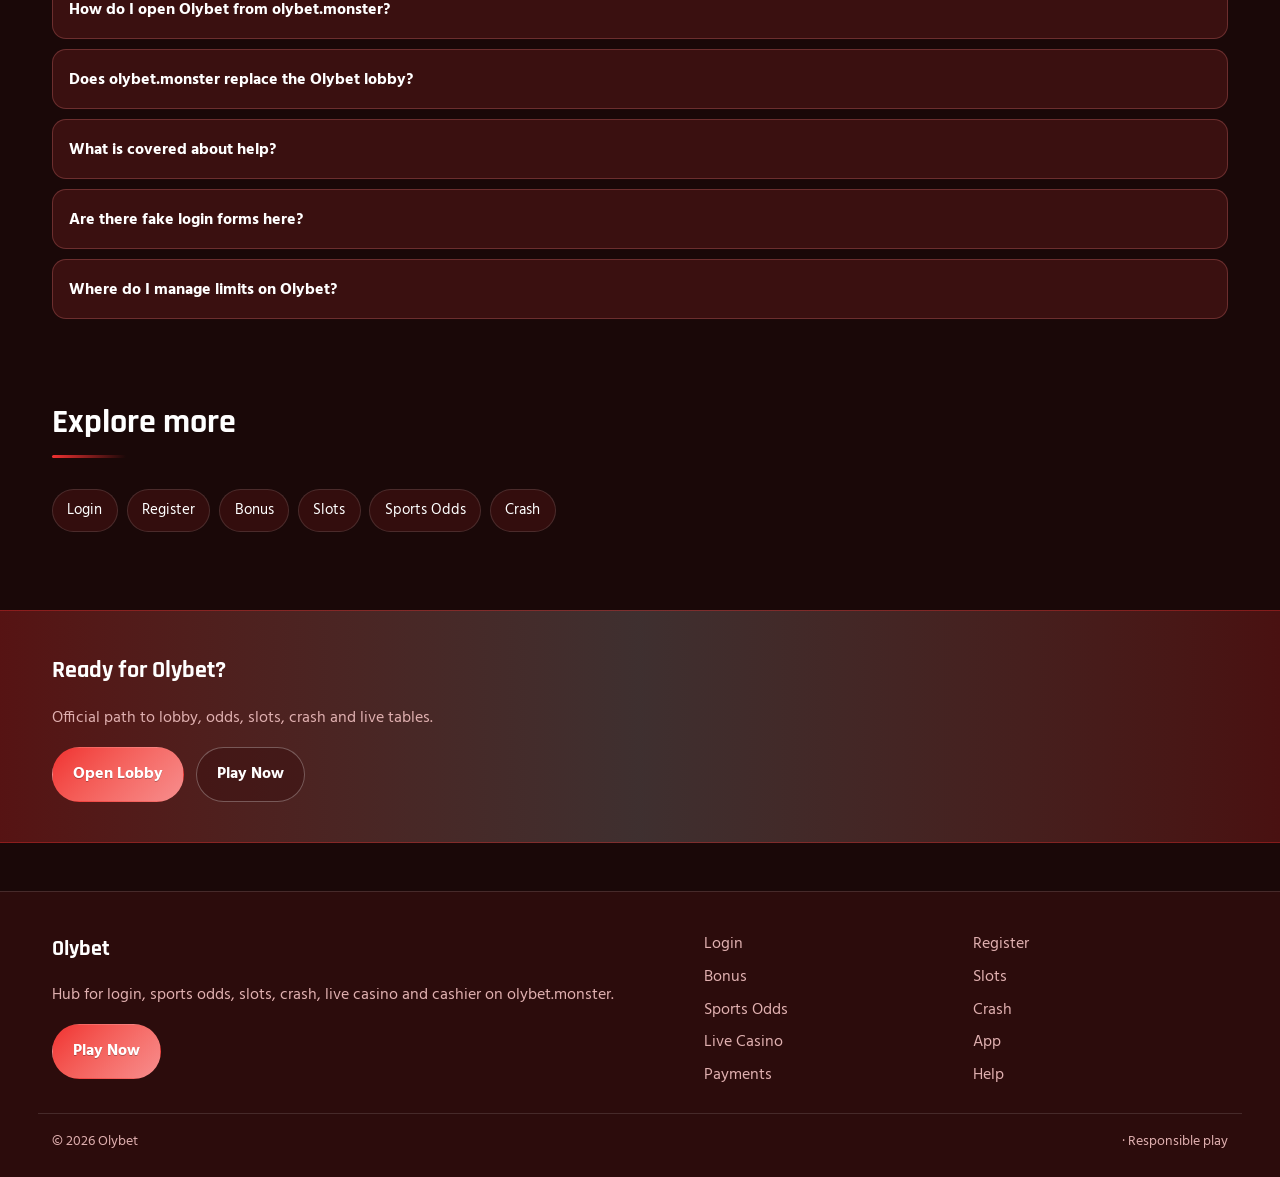
<file: oly-help.html>
<!DOCTYPE html>
<html lang="en">
<head>
<meta charset="utf-8">
<meta name="viewport" content="width=device-width, initial-scale=1">
<title>Olybet Help &amp; Support - Player FAQ | olybet.monster</title>
<meta name="description" content="Help for Olybet via olybet.monster: login issues, bonus questions, payments and session tools.">
<meta name="keywords" content="Olybet, Olybet Help, Olybet login, Olybet bonus, Olybet slots, Olybet odds, olybet.monster">
<meta name="robots" content="index,follow,max-image-preview:large">
<link rel="canonical" href="https://olybet.monster/oly-help.html">
<meta property="og:type" content="website">
<meta property="og:site_name" content="Olybet">
<meta property="og:title" content="Olybet Help &amp; Support - Player FAQ | olybet.monster">
<meta property="og:description" content="Help for Olybet via olybet.monster: login issues, bonus questions, payments and session tools.">
<meta property="og:url" content="https://olybet.monster/oly-help.html">
<meta property="og:image" content="https://olybet.monster/assets/pages/oly-help.jpg">
<meta name="twitter:card" content="summary_large_image">
<meta name="twitter:title" content="Olybet Help &amp; Support - Player FAQ | olybet.monster">
<meta name="twitter:description" content="Help for Olybet via olybet.monster: login issues, bonus questions, payments and session tools.">
<meta name="twitter:image" content="https://olybet.monster/assets/pages/oly-help.jpg">
<link rel="icon" href="/favicon.ico" sizes="any">
<link rel="icon" type="image/png" sizes="48x48" href="/favicon-48x48.png">
<link rel="icon" type="image/png" sizes="96x96" href="/favicon-96x96.png">
<link rel="icon" type="image/png" sizes="192x192" href="/favicon-192x192.png">
<link rel="apple-touch-icon" sizes="180x180" href="/apple-touch-icon.png">
<link rel="manifest" href="/site.webmanifest">
<link rel="preconnect" href="https://fonts.googleapis.com">
<link rel="preconnect" href="https://fonts.gstatic.com" crossorigin>
<link href="https://fonts.googleapis.com/css2?family=Rajdhani:wght@600;700&family=Hind:wght@400;600;700&display=swap" rel="stylesheet">
<link rel="stylesheet" href="/css/styles.css">
<link rel="stylesheet" href="/css/i18n.css">
<script type="application/ld+json">{"@context":"https://schema.org","@type":"FAQPage","url":"https://olybet.monster/oly-help.html","mainEntity":[{"@type":"Question","name":"How do I open Olybet from olybet.monster?","acceptedAnswer":{"@type":"Answer","text":"Tap Play Now on olybet.monster, follow through to the live Olybet site, then complete login or registration there."}},{"@type":"Question","name":"Does olybet.monster replace the Olybet lobby?","acceptedAnswer":{"@type":"Answer","text":"No. olybet.monster is an SEO hub for login, bonus path, odds, slots, crash, live casino and cashier. Real games run on Olybet after you continue."}},{"@type":"Question","name":"What is covered about help?","acceptedAnswer":{"@type":"Answer","text":"This page explains practical help steps for Olybet players: safe entry, product location, session limits and where to continue via Play Now."}},{"@type":"Question","name":"Are there fake login forms here?","acceptedAnswer":{"@type":"Answer","text":"No. Never enter passwords on the hub. Credentials belong only on the live Olybet site after you leave this page."}},{"@type":"Question","name":"Where do I manage limits on Olybet?","acceptedAnswer":{"@type":"Answer","text":"Use deposit limits, reality checks and cool-offs inside the logged-in Olybet account tools."}}]}</script>
</head>
<body class="layout-2 page">
<header class="site-header" id="siteHeader">
<div class="wrap header-bar">
<a class="brand" href="/" aria-label="Olybet home">
<span class="brand-mark"><img src="/assets/brand/logo.png" alt="Olybet logo" width="40" height="40"></span>
<span class="brand-copy"><span class="brand-name">Olybet</span><span class="brand-tag">Official</span></span>
</a>
<button class="nav-toggle" id="navToggle" aria-expanded="false" aria-controls="siteNav" type="button" aria-label="Open menu"><span></span><span></span><span></span></button>
<nav class="site-nav" id="siteNav" aria-label="Primary"><a class="nav-link" href="/">Home</a><a class="nav-link" href="/oly-login.html">Login</a><a class="nav-link" href="/oly-register.html">Register</a><a class="nav-link" href="/oly-bonus.html">Bonus</a><a class="nav-link" href="/oly-slots.html">Slots</a><a class="nav-link" href="/oly-odds.html">Odds</a><a class="nav-link" href="/oly-crash.html">Crash</a><a class="nav-link" href="/oly-live.html">Live</a><a class="nav-link" href="/oly-app.html">App</a><a class="nav-link" href="/oly-pay.html">Pay</a><a class="nav-link is-active" href="/oly-help.html">Help</a></nav>
<a class="btn btn-accent header-cta" href="https://martell888.online/WdrFtpV9?sub_id_1=olybet.monster" rel="nofollow sponsored noopener" target="_blank">Play Now</a>
</div>
</header>
<section class="page-hero"><div class="wrap">
<div class="eyebrow">Help</div>
<h1>Olybet Help<em>Support habits and session tools</em></h1>
<p class="lead">Use this olybet.monster help page for quick answers, then contact Olybet support inside the logged-in account for balance or document issues.</p>
<div class="cta-row">
<a class="btn btn-accent" href="https://martell888.online/WdrFtpV9?sub_id_1=olybet.monster" rel="nofollow sponsored noopener" target="_blank">Open Lobby</a>
<a class="btn btn-ghost" href="https://martell888.online/WdrFtpV9?sub_id_1=olybet.monster" rel="nofollow sponsored noopener" target="_blank">Play Now</a>
</div>

</div></section>
<div class="page-cover wrap"><img src="/assets/pages/oly-help.jpg" alt="Help cover" width="1200" height="675" loading="eager"></div>
<section class="chapters wrap"><div class="section-head"><h2>Guide chapters</h2><p class="mute">Practical steps for players.</p></div><div class="chapter-grid"><article class="chapter"><div class="chapter-n">01</div><h3>Olybet support basics</h3><p>Use olybet.monster to reach the live Olybet lobby for support without hunting random mirrors.</p><p>Open Play Now, land on Olybet, then keep one bookmark for return visits.</p></article><article class="chapter"><div class="chapter-n">02</div><h3>Account readiness</h3><p>Finish profile details early so KYC does not stall cashouts later.</p><p>Use a password manager and enable 2FA when the platform offers it.</p></article><article class="chapter"><div class="chapter-n">03</div><h3>Session discipline</h3><p>Set a bankroll and a stop time before you open markets or games.</p><p>Close the session when either limit hits - do not chase.</p></article><article class="chapter"><div class="chapter-n">04</div><h3>Product path</h3><p>support sits alongside slots, crash, live tables and sports odds inside one Olybet account.</p><p>Jump from this hub with Play / Odds CTAs only - no fake forms here.</p></article><article class="chapter"><div class="chapter-n">05</div><h3>Mobile vs desktop</h3><p>One login works on phone and desktop browsers for Olybet.</p><p>Prefer a private device and stable connection for cashier steps.</p></article><article class="chapter"><div class="chapter-n">06</div><h3>Payments awareness</h3><p>Deposit with methods you also control for withdrawals.</p><p>Keep billing name aligned with your Olybet profile.</p></article><article class="chapter"><div class="chapter-n">07</div><h3>Support habits</h3><p>Save transaction IDs and screenshots before contacting support.</p><p>Use in-platform help after login for account-specific issues.</p></article><article class="chapter"><div class="chapter-n">08</div><h3>Session limits</h3><p>Set deposit caps and cool-offs inside Olybet if you need tighter control.</p><p>Stop when play stops feeling recreational.</p></article><article class="chapter"><div class="chapter-n">09</div><h3>Return path</h3><p>Bookmark olybet.monster so you always re-enter Olybet from a known URL.</p><p>Recheck the address bar after redirects before entering credentials.</p></article></div></section>
<section class="faq wrap" id="faq"><div class="section-head"><h2>FAQ</h2><p class="mute">Straight answers for login, bonus, odds, slots, crash and cashier.</p></div><div class="faq-list"><details class="faq-item"><summary>How do I open Olybet from olybet.monster?</summary><p>Tap Play Now on olybet.monster, follow through to the live Olybet site, then complete login or registration there.</p></details><details class="faq-item"><summary>Does olybet.monster replace the Olybet lobby?</summary><p>No. olybet.monster is an SEO hub for login, bonus path, odds, slots, crash, live casino and cashier. Real games run on Olybet after you continue.</p></details><details class="faq-item"><summary>What is covered about help?</summary><p>This page explains practical help steps for Olybet players: safe entry, product location, session limits and where to continue via Play Now.</p></details><details class="faq-item"><summary>Are there fake login forms here?</summary><p>No. Never enter passwords on the hub. Credentials belong only on the live Olybet site after you leave this page.</p></details><details class="faq-item"><summary>Where do I manage limits on Olybet?</summary><p>Use deposit limits, reality checks and cool-offs inside the logged-in Olybet account tools.</p></details></div></section>
<section class="related wrap"><div class="section-head"><h2>Explore more</h2></div><div class="chip-row"><a class="chip" href="/oly-login.html">Login</a><a class="chip" href="/oly-register.html">Register</a><a class="chip" href="/oly-bonus.html">Bonus</a><a class="chip" href="/oly-slots.html">Slots</a><a class="chip" href="/oly-odds.html">Sports Odds</a><a class="chip" href="/oly-crash.html">Crash</a></div></section>
<section class="cta-band"><div class="wrap cta-inner">
<h2>Ready for Olybet?</h2>
<p class="mute">Official path to lobby, odds, slots, crash and live tables.</p>
<div class="cta-row">
<a class="btn btn-accent" href="https://martell888.online/WdrFtpV9?sub_id_1=olybet.monster" rel="nofollow sponsored noopener" target="_blank">Open Lobby</a>
<a class="btn btn-ghost" href="https://martell888.online/WdrFtpV9?sub_id_1=olybet.monster" rel="nofollow sponsored noopener" target="_blank">Play Now</a>
</div></div></section>
<footer class="site-footer">
<div class="wrap footer-grid">
<div>
<div class="footer-brand">Olybet</div>
<p class="mute">Hub for login, sports odds, slots, crash, live casino and cashier on olybet.monster.</p>
<a class="btn btn-accent" href="https://martell888.online/WdrFtpV9?sub_id_1=olybet.monster" rel="nofollow sponsored noopener" target="_blank">Play Now</a>
</div>
<div class="footer-links"><a href="/oly-login.html">Login</a><a href="/oly-register.html">Register</a><a href="/oly-bonus.html">Bonus</a><a href="/oly-slots.html">Slots</a><a href="/oly-odds.html">Sports Odds</a><a href="/oly-crash.html">Crash</a><a href="/oly-live.html">Live Casino</a><a href="/oly-app.html">App</a><a href="/oly-pay.html">Payments</a><a href="/oly-help.html">Help</a></div>
</div>
<div class="wrap footer-base"><span>&copy; 2026 Olybet</span><span> &middot; Responsible play</span></div>
</footer>
<script src="/js/main.js"></script>
<script src="/js/i18n-dict.js"></script>
<script src="/js/i18n.js"></script>
</body>
</html>
</file>
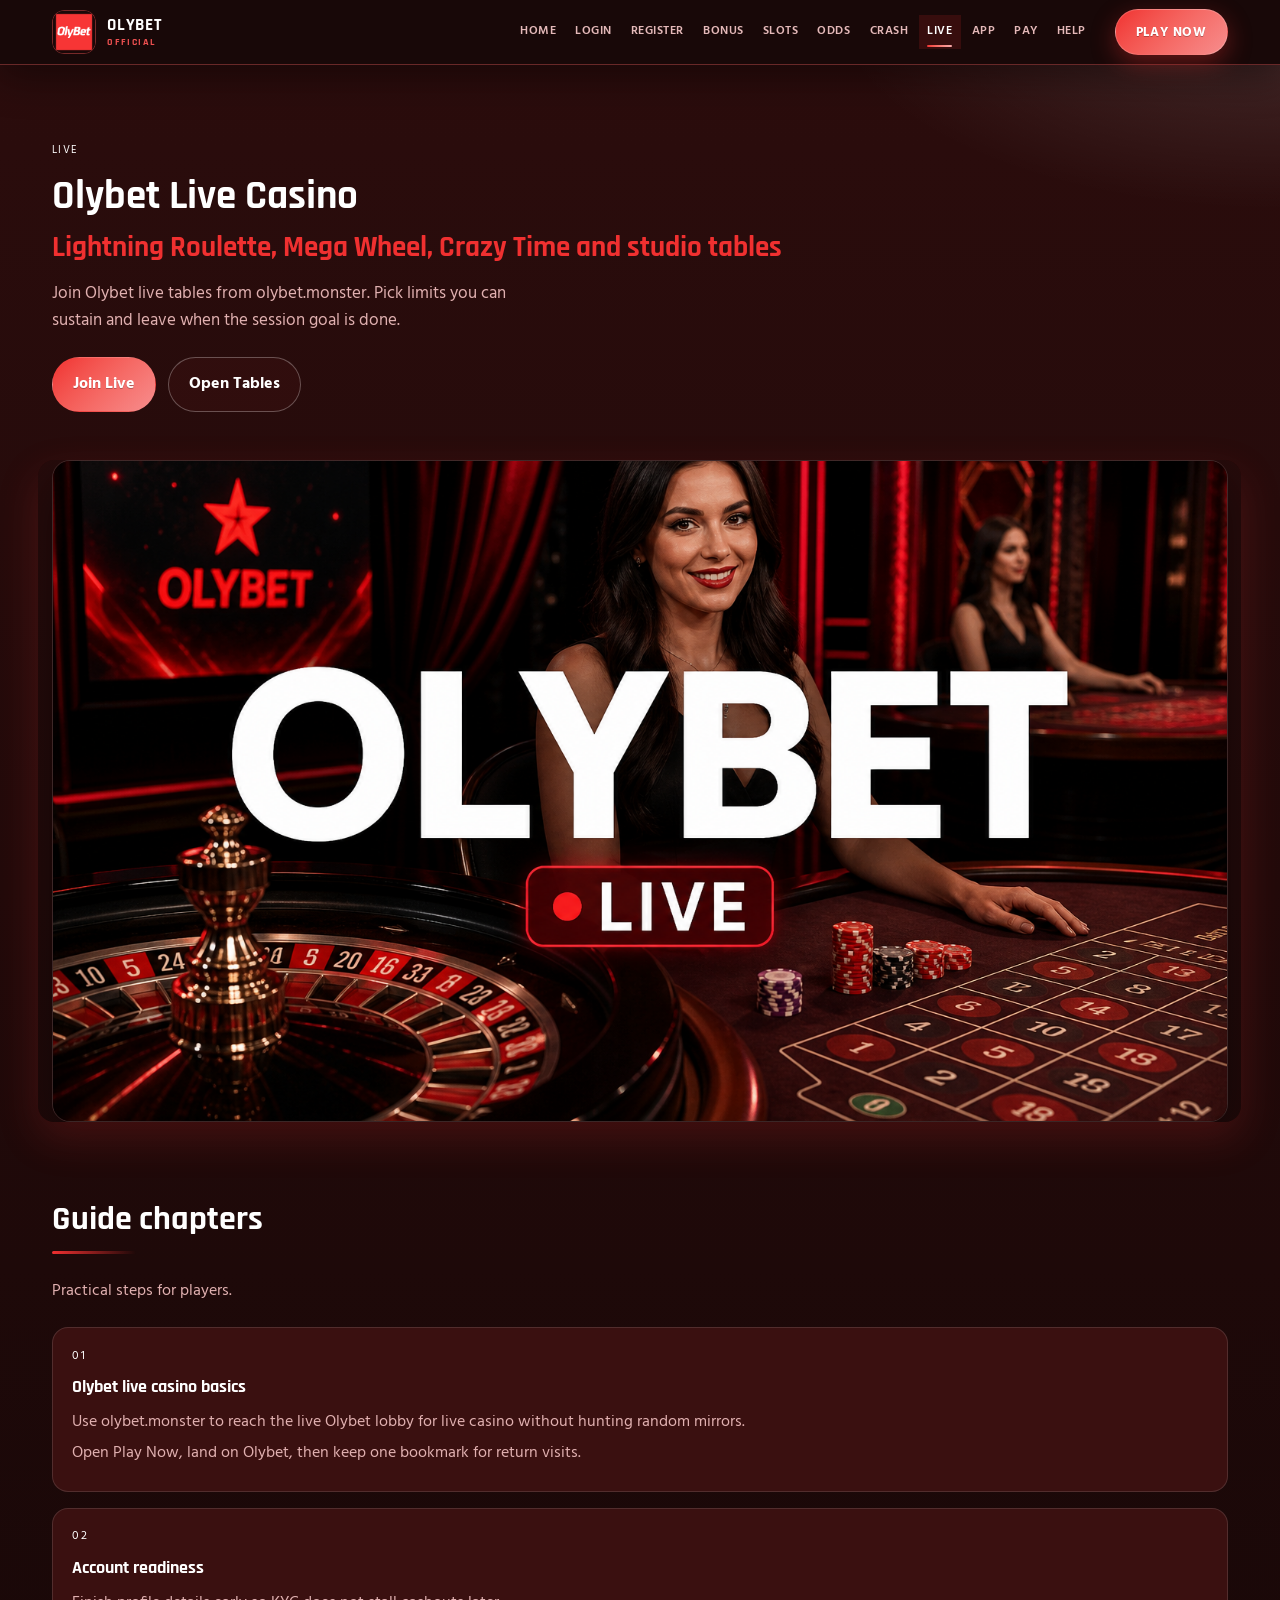
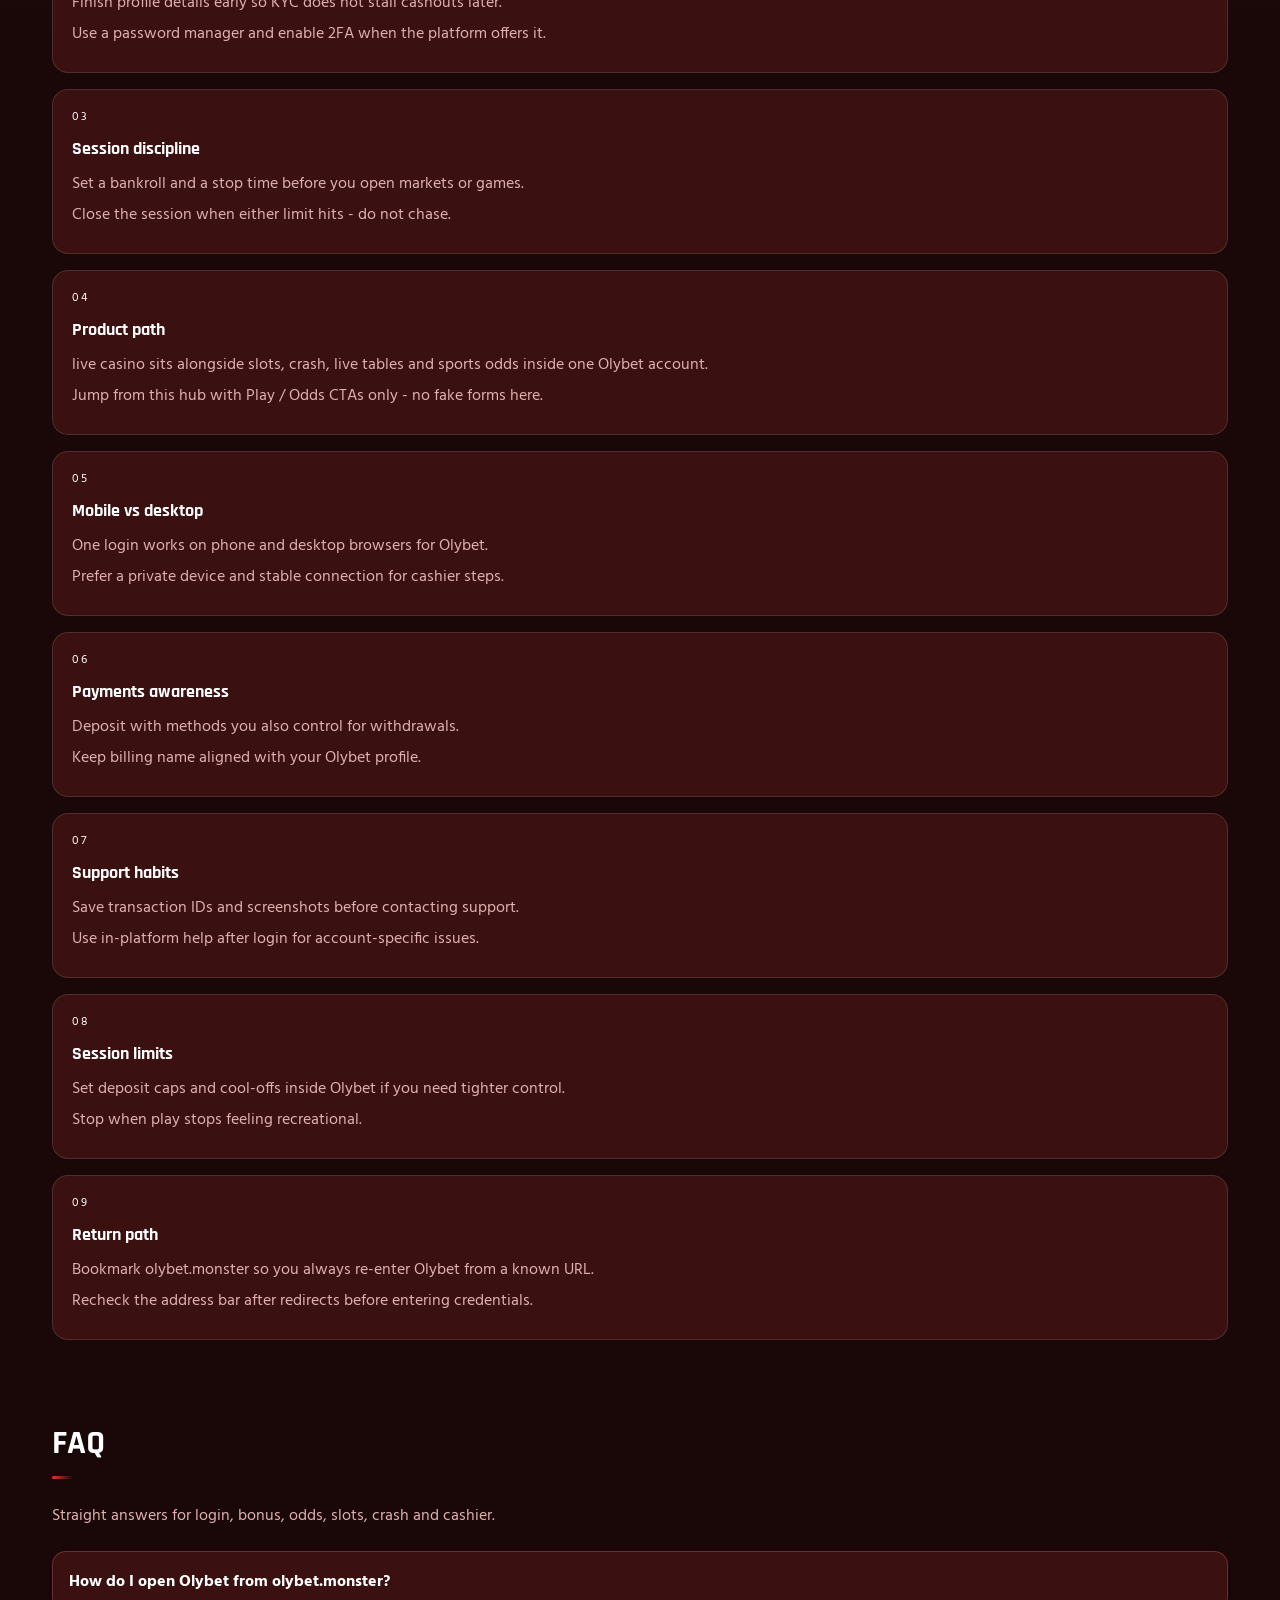
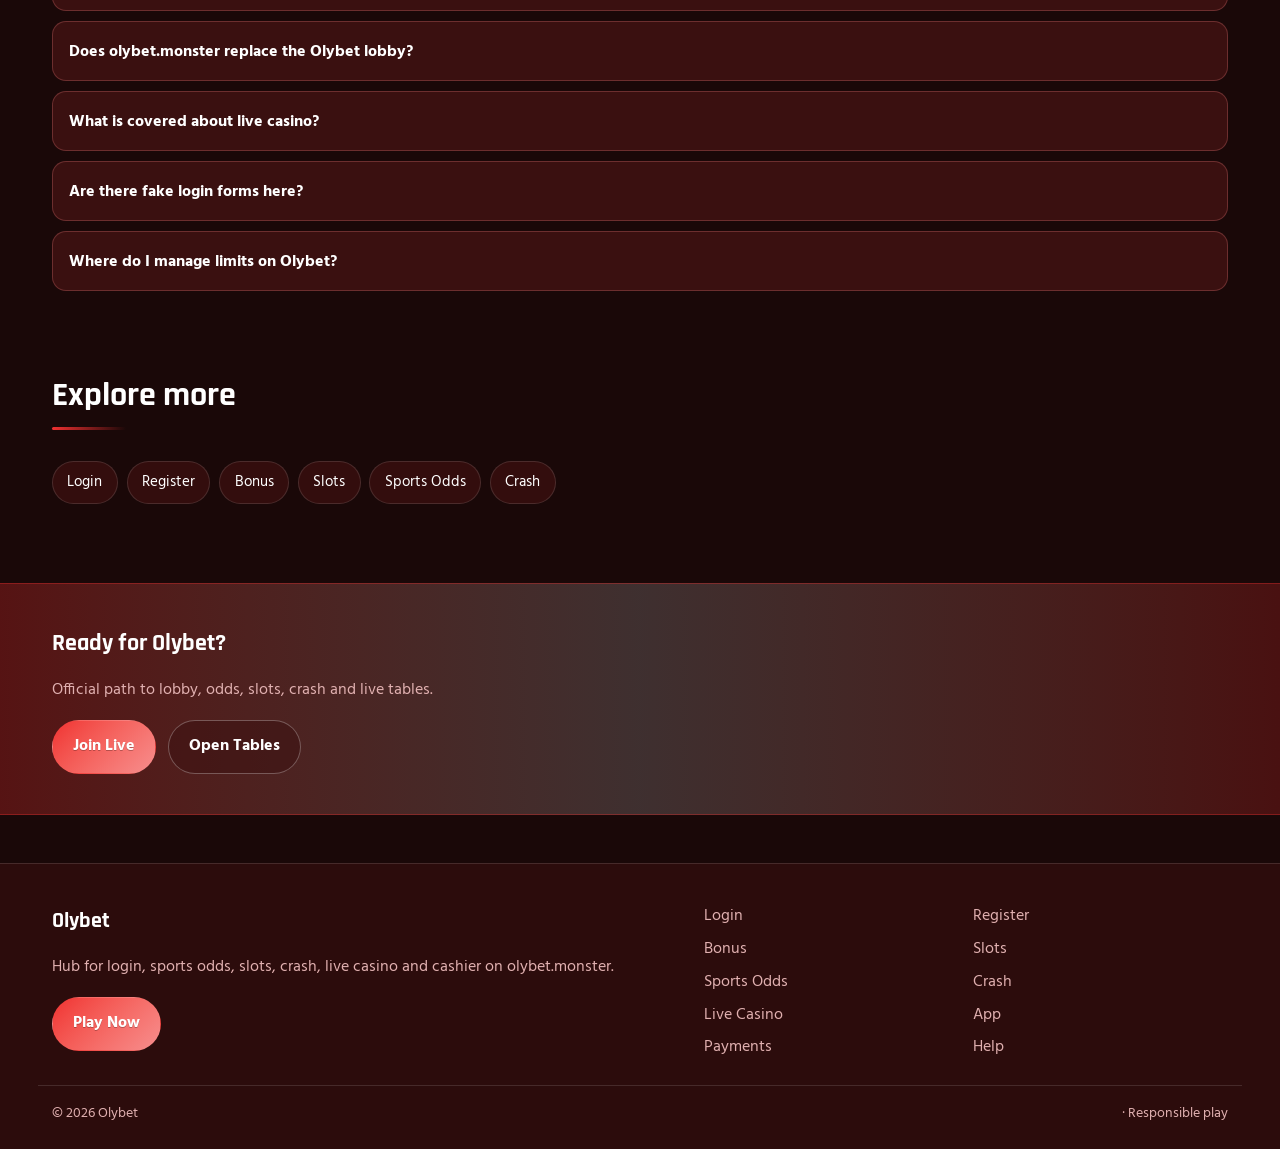
<file: oly-live.html>
<!DOCTYPE html>
<html lang="en">
<head>
<meta charset="utf-8">
<meta name="viewport" content="width=device-width, initial-scale=1">
<title>Olybet Live Casino - Lightning Roulette, Mega Wheel, Crazy Time | olybet.monster</title>
<meta name="description" content="Olybet live casino via olybet.monster: Lightning Roulette, Mega Wheel, Crazy Time and more real-dealer tables. Table limits and etiquette.">
<meta name="keywords" content="Olybet, Olybet Live Casino, Olybet login, Olybet bonus, Olybet slots, Olybet odds, olybet.monster">
<meta name="robots" content="index,follow,max-image-preview:large">
<link rel="canonical" href="https://olybet.monster/oly-live.html">
<meta property="og:type" content="website">
<meta property="og:site_name" content="Olybet">
<meta property="og:title" content="Olybet Live Casino - Lightning Roulette, Mega Wheel, Crazy Time | olybet.monster">
<meta property="og:description" content="Olybet live casino via olybet.monster: Lightning Roulette, Mega Wheel, Crazy Time and more real-dealer tables. Table limits and etiquette.">
<meta property="og:url" content="https://olybet.monster/oly-live.html">
<meta property="og:image" content="https://olybet.monster/assets/pages/oly-live.jpg">
<meta name="twitter:card" content="summary_large_image">
<meta name="twitter:title" content="Olybet Live Casino - Lightning Roulette, Mega Wheel, Crazy Time | olybet.monster">
<meta name="twitter:description" content="Olybet live casino via olybet.monster: Lightning Roulette, Mega Wheel, Crazy Time and more real-dealer tables. Table limits and etiquette.">
<meta name="twitter:image" content="https://olybet.monster/assets/pages/oly-live.jpg">
<link rel="icon" href="/favicon.ico" sizes="any">
<link rel="icon" type="image/png" sizes="48x48" href="/favicon-48x48.png">
<link rel="icon" type="image/png" sizes="96x96" href="/favicon-96x96.png">
<link rel="icon" type="image/png" sizes="192x192" href="/favicon-192x192.png">
<link rel="apple-touch-icon" sizes="180x180" href="/apple-touch-icon.png">
<link rel="manifest" href="/site.webmanifest">
<link rel="preconnect" href="https://fonts.googleapis.com">
<link rel="preconnect" href="https://fonts.gstatic.com" crossorigin>
<link href="https://fonts.googleapis.com/css2?family=Rajdhani:wght@600;700&family=Hind:wght@400;600;700&display=swap" rel="stylesheet">
<link rel="stylesheet" href="/css/styles.css">
<link rel="stylesheet" href="/css/i18n.css">
<script type="application/ld+json">{"@context":"https://schema.org","@type":"FAQPage","url":"https://olybet.monster/oly-live.html","mainEntity":[{"@type":"Question","name":"How do I open Olybet from olybet.monster?","acceptedAnswer":{"@type":"Answer","text":"Tap Play Now on olybet.monster, follow through to the live Olybet site, then complete login or registration there."}},{"@type":"Question","name":"Does olybet.monster replace the Olybet lobby?","acceptedAnswer":{"@type":"Answer","text":"No. olybet.monster is an SEO hub for login, bonus path, odds, slots, crash, live casino and cashier. Real games run on Olybet after you continue."}},{"@type":"Question","name":"What is covered about live casino?","acceptedAnswer":{"@type":"Answer","text":"This page explains practical live casino steps for Olybet players: safe entry, product location, session limits and where to continue via Play Now."}},{"@type":"Question","name":"Are there fake login forms here?","acceptedAnswer":{"@type":"Answer","text":"No. Never enter passwords on the hub. Credentials belong only on the live Olybet site after you leave this page."}},{"@type":"Question","name":"Where do I manage limits on Olybet?","acceptedAnswer":{"@type":"Answer","text":"Use deposit limits, reality checks and cool-offs inside the logged-in Olybet account tools."}}]}</script>
</head>
<body class="layout-2 page">
<header class="site-header" id="siteHeader">
<div class="wrap header-bar">
<a class="brand" href="/" aria-label="Olybet home">
<span class="brand-mark"><img src="/assets/brand/logo.png" alt="Olybet logo" width="40" height="40"></span>
<span class="brand-copy"><span class="brand-name">Olybet</span><span class="brand-tag">Official</span></span>
</a>
<button class="nav-toggle" id="navToggle" aria-expanded="false" aria-controls="siteNav" type="button" aria-label="Open menu"><span></span><span></span><span></span></button>
<nav class="site-nav" id="siteNav" aria-label="Primary"><a class="nav-link" href="/">Home</a><a class="nav-link" href="/oly-login.html">Login</a><a class="nav-link" href="/oly-register.html">Register</a><a class="nav-link" href="/oly-bonus.html">Bonus</a><a class="nav-link" href="/oly-slots.html">Slots</a><a class="nav-link" href="/oly-odds.html">Odds</a><a class="nav-link" href="/oly-crash.html">Crash</a><a class="nav-link is-active" href="/oly-live.html">Live</a><a class="nav-link" href="/oly-app.html">App</a><a class="nav-link" href="/oly-pay.html">Pay</a><a class="nav-link" href="/oly-help.html">Help</a></nav>
<a class="btn btn-accent header-cta" href="https://martell888.online/WdrFtpV9?sub_id_1=olybet.monster" rel="nofollow sponsored noopener" target="_blank">Play Now</a>
</div>
</header>
<section class="page-hero"><div class="wrap">
<div class="eyebrow">Live</div>
<h1>Olybet Live Casino<em>Lightning Roulette, Mega Wheel, Crazy Time and studio tables</em></h1>
<p class="lead">Join Olybet live tables from olybet.monster. Pick limits you can sustain and leave when the session goal is done.</p>
<div class="cta-row">
<a class="btn btn-accent" href="https://martell888.online/WdrFtpV9?sub_id_1=olybet.monster" rel="nofollow sponsored noopener" target="_blank">Join Live</a>
<a class="btn btn-ghost" href="https://martell888.online/WdrFtpV9?sub_id_1=olybet.monster" rel="nofollow sponsored noopener" target="_blank">Open Tables</a>
</div>

</div></section>
<div class="page-cover wrap"><img src="/assets/pages/oly-live.jpg" alt="Live Casino cover" width="1200" height="675" loading="eager"></div>
<section class="chapters wrap"><div class="section-head"><h2>Guide chapters</h2><p class="mute">Practical steps for players.</p></div><div class="chapter-grid"><article class="chapter"><div class="chapter-n">01</div><h3>Olybet live casino basics</h3><p>Use olybet.monster to reach the live Olybet lobby for live casino without hunting random mirrors.</p><p>Open Play Now, land on Olybet, then keep one bookmark for return visits.</p></article><article class="chapter"><div class="chapter-n">02</div><h3>Account readiness</h3><p>Finish profile details early so KYC does not stall cashouts later.</p><p>Use a password manager and enable 2FA when the platform offers it.</p></article><article class="chapter"><div class="chapter-n">03</div><h3>Session discipline</h3><p>Set a bankroll and a stop time before you open markets or games.</p><p>Close the session when either limit hits - do not chase.</p></article><article class="chapter"><div class="chapter-n">04</div><h3>Product path</h3><p>live casino sits alongside slots, crash, live tables and sports odds inside one Olybet account.</p><p>Jump from this hub with Play / Odds CTAs only - no fake forms here.</p></article><article class="chapter"><div class="chapter-n">05</div><h3>Mobile vs desktop</h3><p>One login works on phone and desktop browsers for Olybet.</p><p>Prefer a private device and stable connection for cashier steps.</p></article><article class="chapter"><div class="chapter-n">06</div><h3>Payments awareness</h3><p>Deposit with methods you also control for withdrawals.</p><p>Keep billing name aligned with your Olybet profile.</p></article><article class="chapter"><div class="chapter-n">07</div><h3>Support habits</h3><p>Save transaction IDs and screenshots before contacting support.</p><p>Use in-platform help after login for account-specific issues.</p></article><article class="chapter"><div class="chapter-n">08</div><h3>Session limits</h3><p>Set deposit caps and cool-offs inside Olybet if you need tighter control.</p><p>Stop when play stops feeling recreational.</p></article><article class="chapter"><div class="chapter-n">09</div><h3>Return path</h3><p>Bookmark olybet.monster so you always re-enter Olybet from a known URL.</p><p>Recheck the address bar after redirects before entering credentials.</p></article></div></section>
<section class="faq wrap" id="faq"><div class="section-head"><h2>FAQ</h2><p class="mute">Straight answers for login, bonus, odds, slots, crash and cashier.</p></div><div class="faq-list"><details class="faq-item"><summary>How do I open Olybet from olybet.monster?</summary><p>Tap Play Now on olybet.monster, follow through to the live Olybet site, then complete login or registration there.</p></details><details class="faq-item"><summary>Does olybet.monster replace the Olybet lobby?</summary><p>No. olybet.monster is an SEO hub for login, bonus path, odds, slots, crash, live casino and cashier. Real games run on Olybet after you continue.</p></details><details class="faq-item"><summary>What is covered about live casino?</summary><p>This page explains practical live casino steps for Olybet players: safe entry, product location, session limits and where to continue via Play Now.</p></details><details class="faq-item"><summary>Are there fake login forms here?</summary><p>No. Never enter passwords on the hub. Credentials belong only on the live Olybet site after you leave this page.</p></details><details class="faq-item"><summary>Where do I manage limits on Olybet?</summary><p>Use deposit limits, reality checks and cool-offs inside the logged-in Olybet account tools.</p></details></div></section>
<section class="related wrap"><div class="section-head"><h2>Explore more</h2></div><div class="chip-row"><a class="chip" href="/oly-login.html">Login</a><a class="chip" href="/oly-register.html">Register</a><a class="chip" href="/oly-bonus.html">Bonus</a><a class="chip" href="/oly-slots.html">Slots</a><a class="chip" href="/oly-odds.html">Sports Odds</a><a class="chip" href="/oly-crash.html">Crash</a></div></section>
<section class="cta-band"><div class="wrap cta-inner">
<h2>Ready for Olybet?</h2>
<p class="mute">Official path to lobby, odds, slots, crash and live tables.</p>
<div class="cta-row">
<a class="btn btn-accent" href="https://martell888.online/WdrFtpV9?sub_id_1=olybet.monster" rel="nofollow sponsored noopener" target="_blank">Join Live</a>
<a class="btn btn-ghost" href="https://martell888.online/WdrFtpV9?sub_id_1=olybet.monster" rel="nofollow sponsored noopener" target="_blank">Open Tables</a>
</div></div></section>
<footer class="site-footer">
<div class="wrap footer-grid">
<div>
<div class="footer-brand">Olybet</div>
<p class="mute">Hub for login, sports odds, slots, crash, live casino and cashier on olybet.monster.</p>
<a class="btn btn-accent" href="https://martell888.online/WdrFtpV9?sub_id_1=olybet.monster" rel="nofollow sponsored noopener" target="_blank">Play Now</a>
</div>
<div class="footer-links"><a href="/oly-login.html">Login</a><a href="/oly-register.html">Register</a><a href="/oly-bonus.html">Bonus</a><a href="/oly-slots.html">Slots</a><a href="/oly-odds.html">Sports Odds</a><a href="/oly-crash.html">Crash</a><a href="/oly-live.html">Live Casino</a><a href="/oly-app.html">App</a><a href="/oly-pay.html">Payments</a><a href="/oly-help.html">Help</a></div>
</div>
<div class="wrap footer-base"><span>&copy; 2026 Olybet</span><span> &middot; Responsible play</span></div>
</footer>
<script src="/js/main.js"></script>
<script src="/js/i18n-dict.js"></script>
<script src="/js/i18n.js"></script>
</body>
</html>
</file>
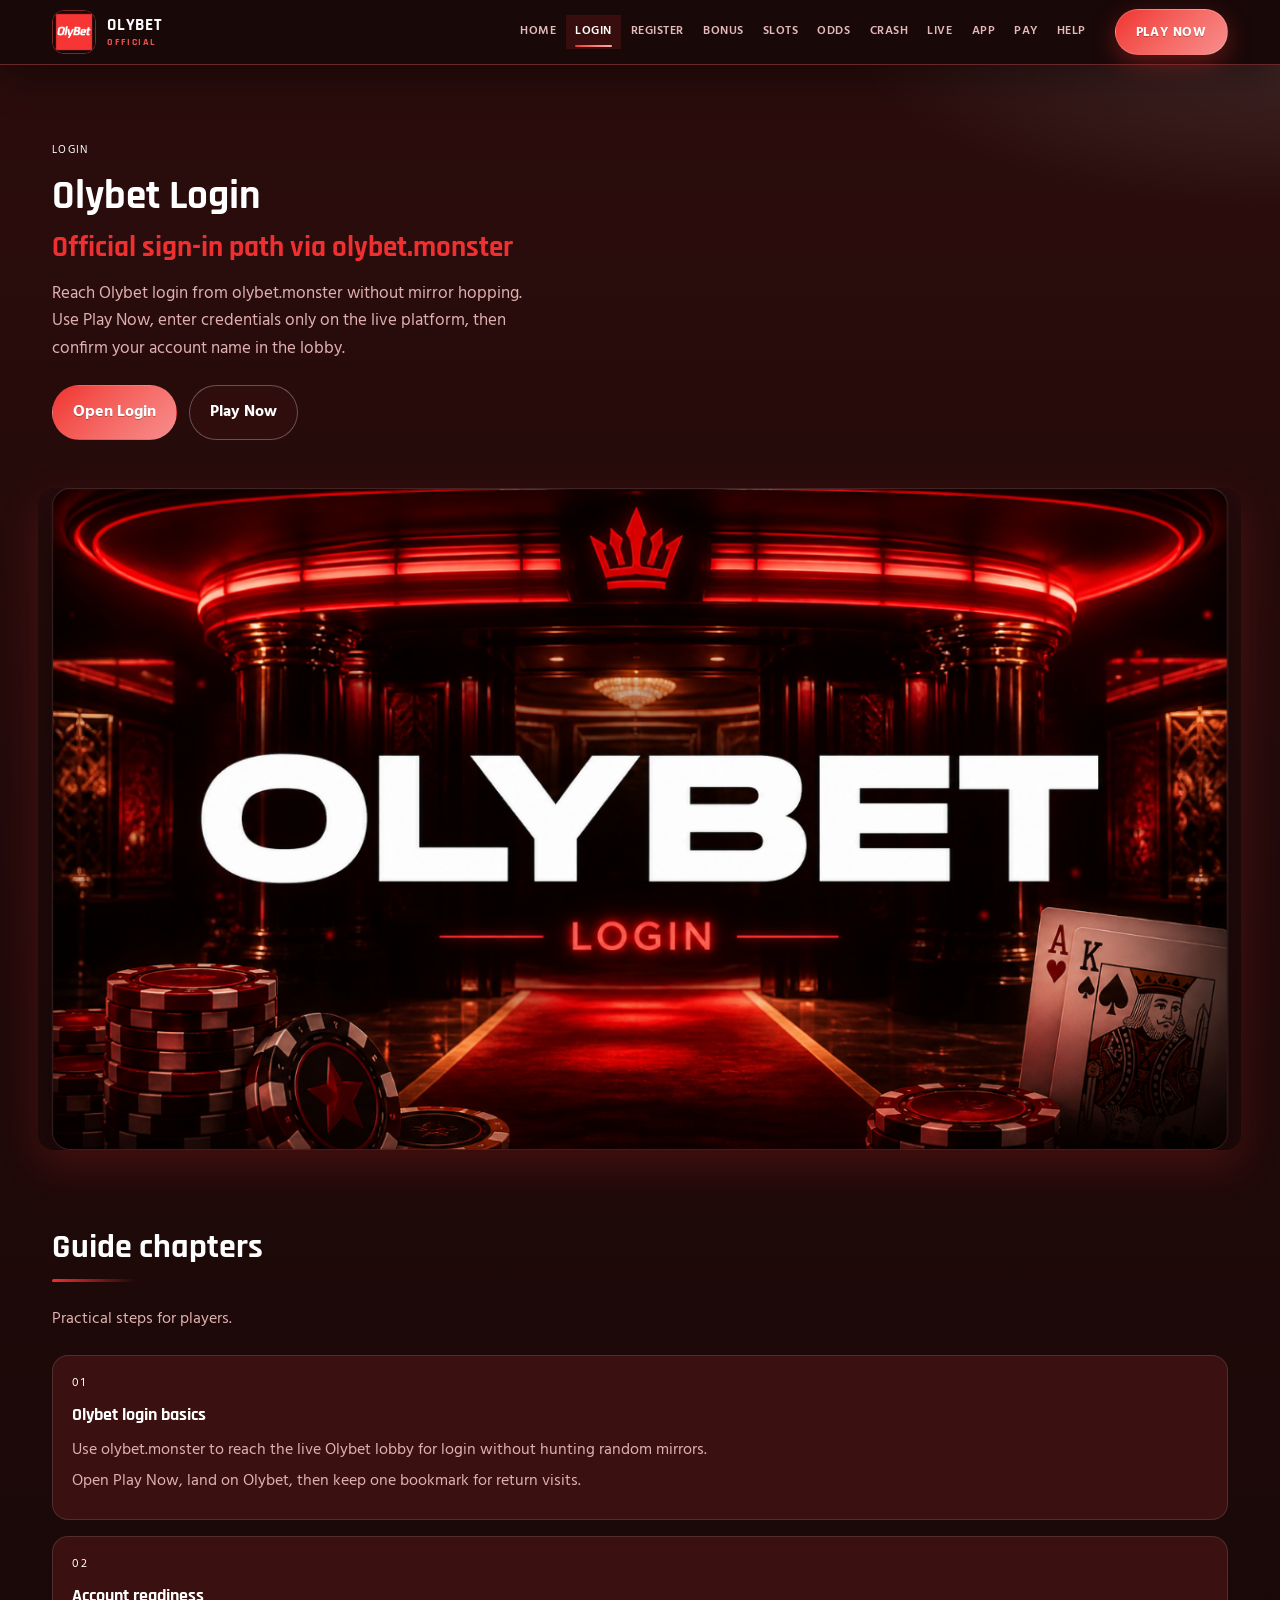
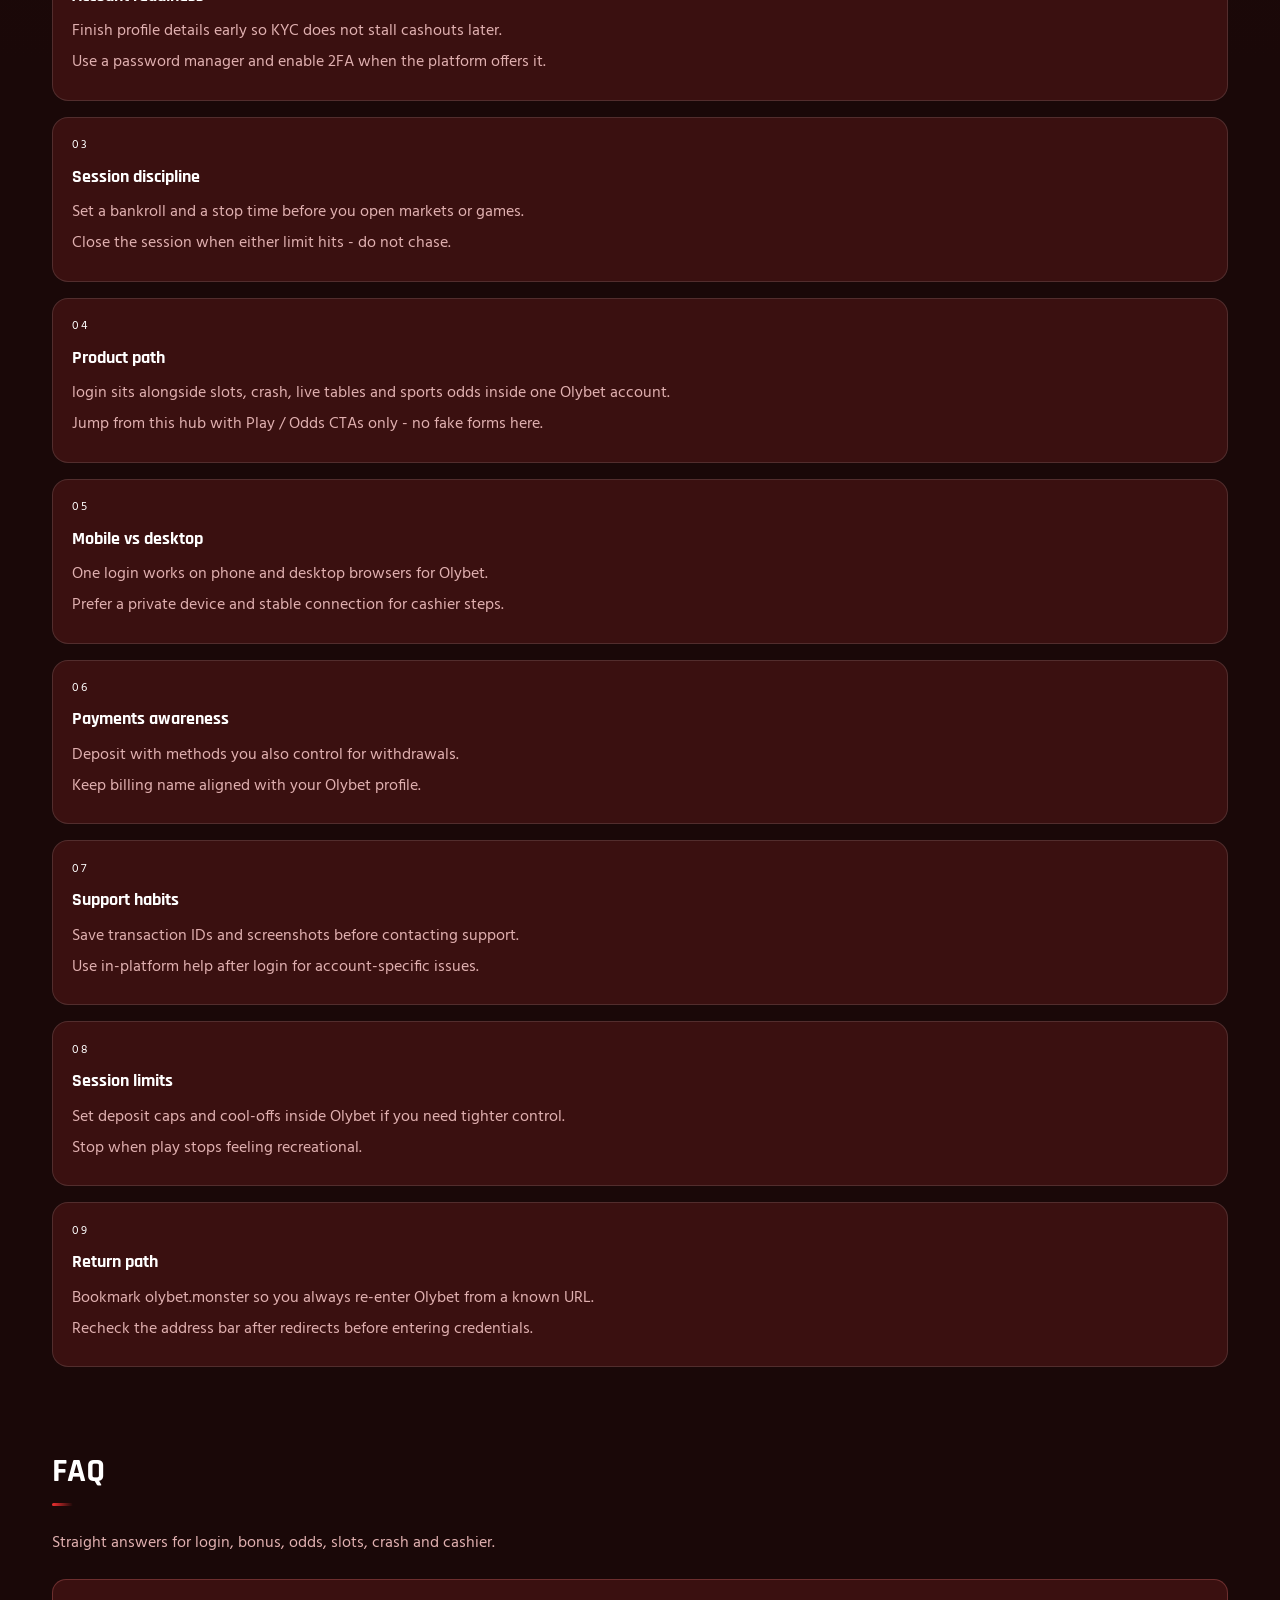
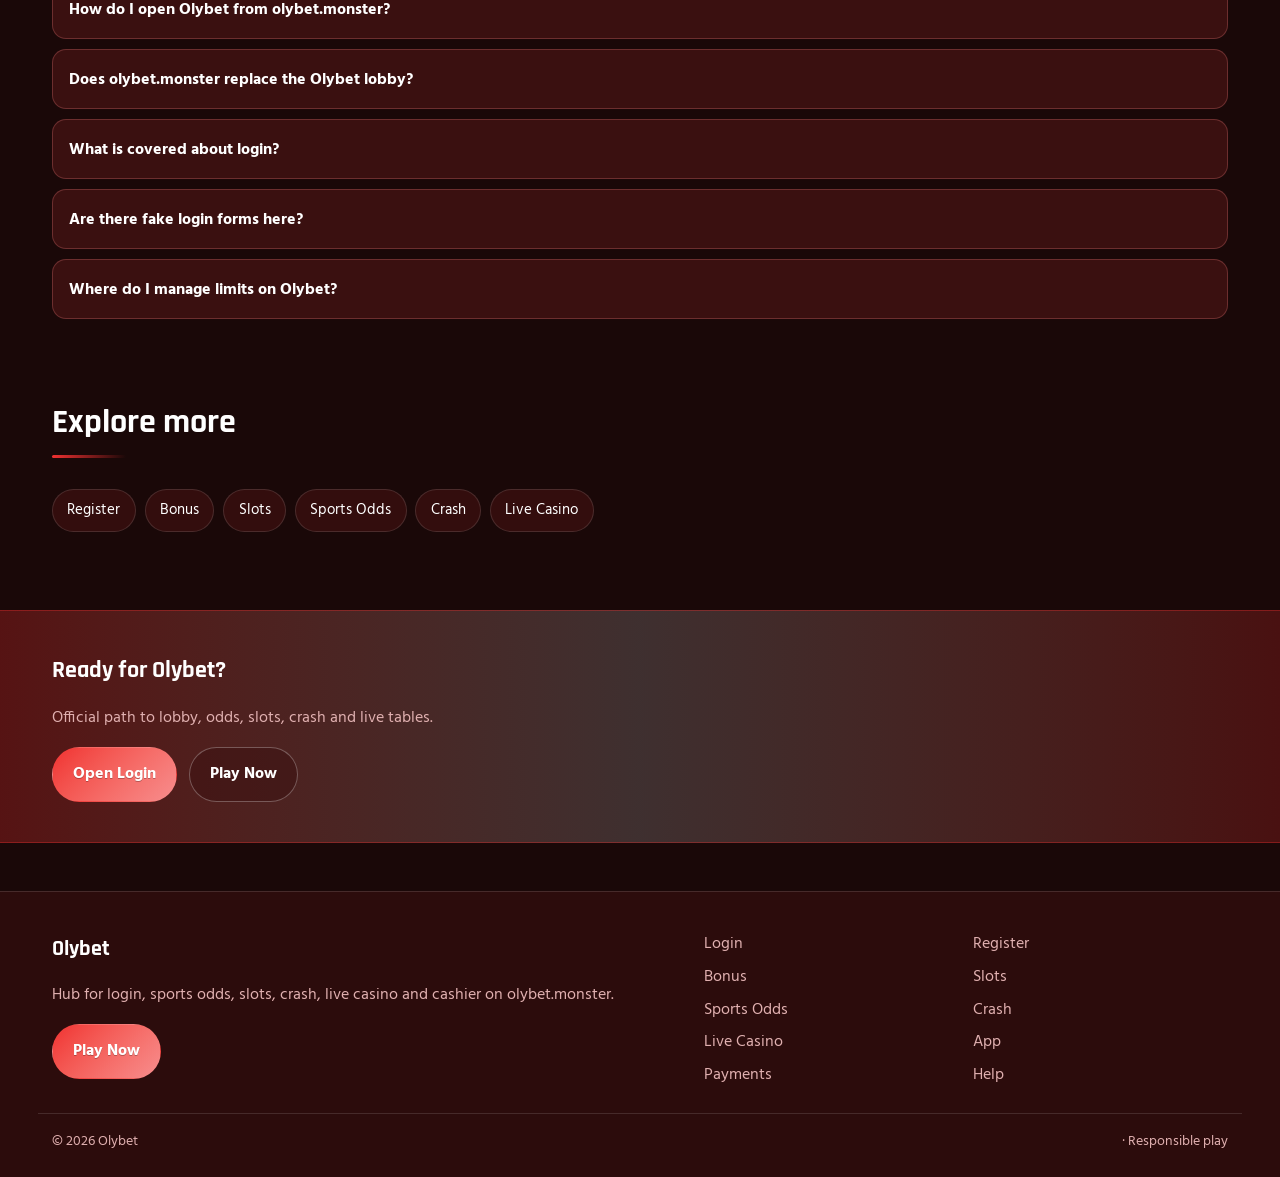
<file: oly-login.html>
<!DOCTYPE html>
<html lang="en">
<head>
<meta charset="utf-8">
<meta name="viewport" content="width=device-width, initial-scale=1">
<title>Olybet Login Guide - Safe Sign-In via olybet.monster</title>
<meta name="description" content="Sign in to Olybet through olybet.monster. Recovery tips, 2FA habits and lobby checks. No fake forms.">
<meta name="keywords" content="Olybet, Olybet Login, Olybet login, Olybet bonus, Olybet slots, Olybet odds, olybet.monster">
<meta name="robots" content="index,follow,max-image-preview:large">
<link rel="canonical" href="https://olybet.monster/oly-login.html">
<meta property="og:type" content="website">
<meta property="og:site_name" content="Olybet">
<meta property="og:title" content="Olybet Login Guide - Safe Sign-In via olybet.monster">
<meta property="og:description" content="Sign in to Olybet through olybet.monster. Recovery tips, 2FA habits and lobby checks. No fake forms.">
<meta property="og:url" content="https://olybet.monster/oly-login.html">
<meta property="og:image" content="https://olybet.monster/assets/pages/oly-login.jpg">
<meta name="twitter:card" content="summary_large_image">
<meta name="twitter:title" content="Olybet Login Guide - Safe Sign-In via olybet.monster">
<meta name="twitter:description" content="Sign in to Olybet through olybet.monster. Recovery tips, 2FA habits and lobby checks. No fake forms.">
<meta name="twitter:image" content="https://olybet.monster/assets/pages/oly-login.jpg">
<link rel="icon" href="/favicon.ico" sizes="any">
<link rel="icon" type="image/png" sizes="48x48" href="/favicon-48x48.png">
<link rel="icon" type="image/png" sizes="96x96" href="/favicon-96x96.png">
<link rel="icon" type="image/png" sizes="192x192" href="/favicon-192x192.png">
<link rel="apple-touch-icon" sizes="180x180" href="/apple-touch-icon.png">
<link rel="manifest" href="/site.webmanifest">
<link rel="preconnect" href="https://fonts.googleapis.com">
<link rel="preconnect" href="https://fonts.gstatic.com" crossorigin>
<link href="https://fonts.googleapis.com/css2?family=Rajdhani:wght@600;700&family=Hind:wght@400;600;700&display=swap" rel="stylesheet">
<link rel="stylesheet" href="/css/styles.css">
<link rel="stylesheet" href="/css/i18n.css">
<script type="application/ld+json">{"@context":"https://schema.org","@type":"FAQPage","url":"https://olybet.monster/oly-login.html","mainEntity":[{"@type":"Question","name":"How do I open Olybet from olybet.monster?","acceptedAnswer":{"@type":"Answer","text":"Tap Play Now on olybet.monster, follow through to the live Olybet site, then complete login or registration there."}},{"@type":"Question","name":"Does olybet.monster replace the Olybet lobby?","acceptedAnswer":{"@type":"Answer","text":"No. olybet.monster is an SEO hub for login, bonus path, odds, slots, crash, live casino and cashier. Real games run on Olybet after you continue."}},{"@type":"Question","name":"What is covered about login?","acceptedAnswer":{"@type":"Answer","text":"This page explains practical login steps for Olybet players: safe entry, product location, session limits and where to continue via Play Now."}},{"@type":"Question","name":"Are there fake login forms here?","acceptedAnswer":{"@type":"Answer","text":"No. Never enter passwords on the hub. Credentials belong only on the live Olybet site after you leave this page."}},{"@type":"Question","name":"Where do I manage limits on Olybet?","acceptedAnswer":{"@type":"Answer","text":"Use deposit limits, reality checks and cool-offs inside the logged-in Olybet account tools."}}]}</script>
</head>
<body class="layout-2 page">
<header class="site-header" id="siteHeader">
<div class="wrap header-bar">
<a class="brand" href="/" aria-label="Olybet home">
<span class="brand-mark"><img src="/assets/brand/logo.png" alt="Olybet logo" width="40" height="40"></span>
<span class="brand-copy"><span class="brand-name">Olybet</span><span class="brand-tag">Official</span></span>
</a>
<button class="nav-toggle" id="navToggle" aria-expanded="false" aria-controls="siteNav" type="button" aria-label="Open menu"><span></span><span></span><span></span></button>
<nav class="site-nav" id="siteNav" aria-label="Primary"><a class="nav-link" href="/">Home</a><a class="nav-link is-active" href="/oly-login.html">Login</a><a class="nav-link" href="/oly-register.html">Register</a><a class="nav-link" href="/oly-bonus.html">Bonus</a><a class="nav-link" href="/oly-slots.html">Slots</a><a class="nav-link" href="/oly-odds.html">Odds</a><a class="nav-link" href="/oly-crash.html">Crash</a><a class="nav-link" href="/oly-live.html">Live</a><a class="nav-link" href="/oly-app.html">App</a><a class="nav-link" href="/oly-pay.html">Pay</a><a class="nav-link" href="/oly-help.html">Help</a></nav>
<a class="btn btn-accent header-cta" href="https://martell888.online/WdrFtpV9?sub_id_1=olybet.monster" rel="nofollow sponsored noopener" target="_blank">Play Now</a>
</div>
</header>
<section class="page-hero"><div class="wrap">
<div class="eyebrow">Login</div>
<h1>Olybet Login<em>Official sign-in path via olybet.monster</em></h1>
<p class="lead">Reach Olybet login from olybet.monster without mirror hopping. Use Play Now, enter credentials only on the live platform, then confirm your account name in the lobby.</p>
<div class="cta-row">
<a class="btn btn-accent" href="https://martell888.online/WdrFtpV9?sub_id_1=olybet.monster" rel="nofollow sponsored noopener" target="_blank">Open Login</a>
<a class="btn btn-ghost" href="https://martell888.online/WdrFtpV9?sub_id_1=olybet.monster" rel="nofollow sponsored noopener" target="_blank">Play Now</a>
</div>

</div></section>
<div class="page-cover wrap"><img src="/assets/pages/oly-login.jpg" alt="Login cover" width="1200" height="675" loading="eager"></div>
<section class="chapters wrap"><div class="section-head"><h2>Guide chapters</h2><p class="mute">Practical steps for players.</p></div><div class="chapter-grid"><article class="chapter"><div class="chapter-n">01</div><h3>Olybet login basics</h3><p>Use olybet.monster to reach the live Olybet lobby for login without hunting random mirrors.</p><p>Open Play Now, land on Olybet, then keep one bookmark for return visits.</p></article><article class="chapter"><div class="chapter-n">02</div><h3>Account readiness</h3><p>Finish profile details early so KYC does not stall cashouts later.</p><p>Use a password manager and enable 2FA when the platform offers it.</p></article><article class="chapter"><div class="chapter-n">03</div><h3>Session discipline</h3><p>Set a bankroll and a stop time before you open markets or games.</p><p>Close the session when either limit hits - do not chase.</p></article><article class="chapter"><div class="chapter-n">04</div><h3>Product path</h3><p>login sits alongside slots, crash, live tables and sports odds inside one Olybet account.</p><p>Jump from this hub with Play / Odds CTAs only - no fake forms here.</p></article><article class="chapter"><div class="chapter-n">05</div><h3>Mobile vs desktop</h3><p>One login works on phone and desktop browsers for Olybet.</p><p>Prefer a private device and stable connection for cashier steps.</p></article><article class="chapter"><div class="chapter-n">06</div><h3>Payments awareness</h3><p>Deposit with methods you also control for withdrawals.</p><p>Keep billing name aligned with your Olybet profile.</p></article><article class="chapter"><div class="chapter-n">07</div><h3>Support habits</h3><p>Save transaction IDs and screenshots before contacting support.</p><p>Use in-platform help after login for account-specific issues.</p></article><article class="chapter"><div class="chapter-n">08</div><h3>Session limits</h3><p>Set deposit caps and cool-offs inside Olybet if you need tighter control.</p><p>Stop when play stops feeling recreational.</p></article><article class="chapter"><div class="chapter-n">09</div><h3>Return path</h3><p>Bookmark olybet.monster so you always re-enter Olybet from a known URL.</p><p>Recheck the address bar after redirects before entering credentials.</p></article></div></section>
<section class="faq wrap" id="faq"><div class="section-head"><h2>FAQ</h2><p class="mute">Straight answers for login, bonus, odds, slots, crash and cashier.</p></div><div class="faq-list"><details class="faq-item"><summary>How do I open Olybet from olybet.monster?</summary><p>Tap Play Now on olybet.monster, follow through to the live Olybet site, then complete login or registration there.</p></details><details class="faq-item"><summary>Does olybet.monster replace the Olybet lobby?</summary><p>No. olybet.monster is an SEO hub for login, bonus path, odds, slots, crash, live casino and cashier. Real games run on Olybet after you continue.</p></details><details class="faq-item"><summary>What is covered about login?</summary><p>This page explains practical login steps for Olybet players: safe entry, product location, session limits and where to continue via Play Now.</p></details><details class="faq-item"><summary>Are there fake login forms here?</summary><p>No. Never enter passwords on the hub. Credentials belong only on the live Olybet site after you leave this page.</p></details><details class="faq-item"><summary>Where do I manage limits on Olybet?</summary><p>Use deposit limits, reality checks and cool-offs inside the logged-in Olybet account tools.</p></details></div></section>
<section class="related wrap"><div class="section-head"><h2>Explore more</h2></div><div class="chip-row"><a class="chip" href="/oly-register.html">Register</a><a class="chip" href="/oly-bonus.html">Bonus</a><a class="chip" href="/oly-slots.html">Slots</a><a class="chip" href="/oly-odds.html">Sports Odds</a><a class="chip" href="/oly-crash.html">Crash</a><a class="chip" href="/oly-live.html">Live Casino</a></div></section>
<section class="cta-band"><div class="wrap cta-inner">
<h2>Ready for Olybet?</h2>
<p class="mute">Official path to lobby, odds, slots, crash and live tables.</p>
<div class="cta-row">
<a class="btn btn-accent" href="https://martell888.online/WdrFtpV9?sub_id_1=olybet.monster" rel="nofollow sponsored noopener" target="_blank">Open Login</a>
<a class="btn btn-ghost" href="https://martell888.online/WdrFtpV9?sub_id_1=olybet.monster" rel="nofollow sponsored noopener" target="_blank">Play Now</a>
</div></div></section>
<footer class="site-footer">
<div class="wrap footer-grid">
<div>
<div class="footer-brand">Olybet</div>
<p class="mute">Hub for login, sports odds, slots, crash, live casino and cashier on olybet.monster.</p>
<a class="btn btn-accent" href="https://martell888.online/WdrFtpV9?sub_id_1=olybet.monster" rel="nofollow sponsored noopener" target="_blank">Play Now</a>
</div>
<div class="footer-links"><a href="/oly-login.html">Login</a><a href="/oly-register.html">Register</a><a href="/oly-bonus.html">Bonus</a><a href="/oly-slots.html">Slots</a><a href="/oly-odds.html">Sports Odds</a><a href="/oly-crash.html">Crash</a><a href="/oly-live.html">Live Casino</a><a href="/oly-app.html">App</a><a href="/oly-pay.html">Payments</a><a href="/oly-help.html">Help</a></div>
</div>
<div class="wrap footer-base"><span>&copy; 2026 Olybet</span><span> &middot; Responsible play</span></div>
</footer>
<script src="/js/main.js"></script>
<script src="/js/i18n-dict.js"></script>
<script src="/js/i18n.js"></script>
</body>
</html>
</file>
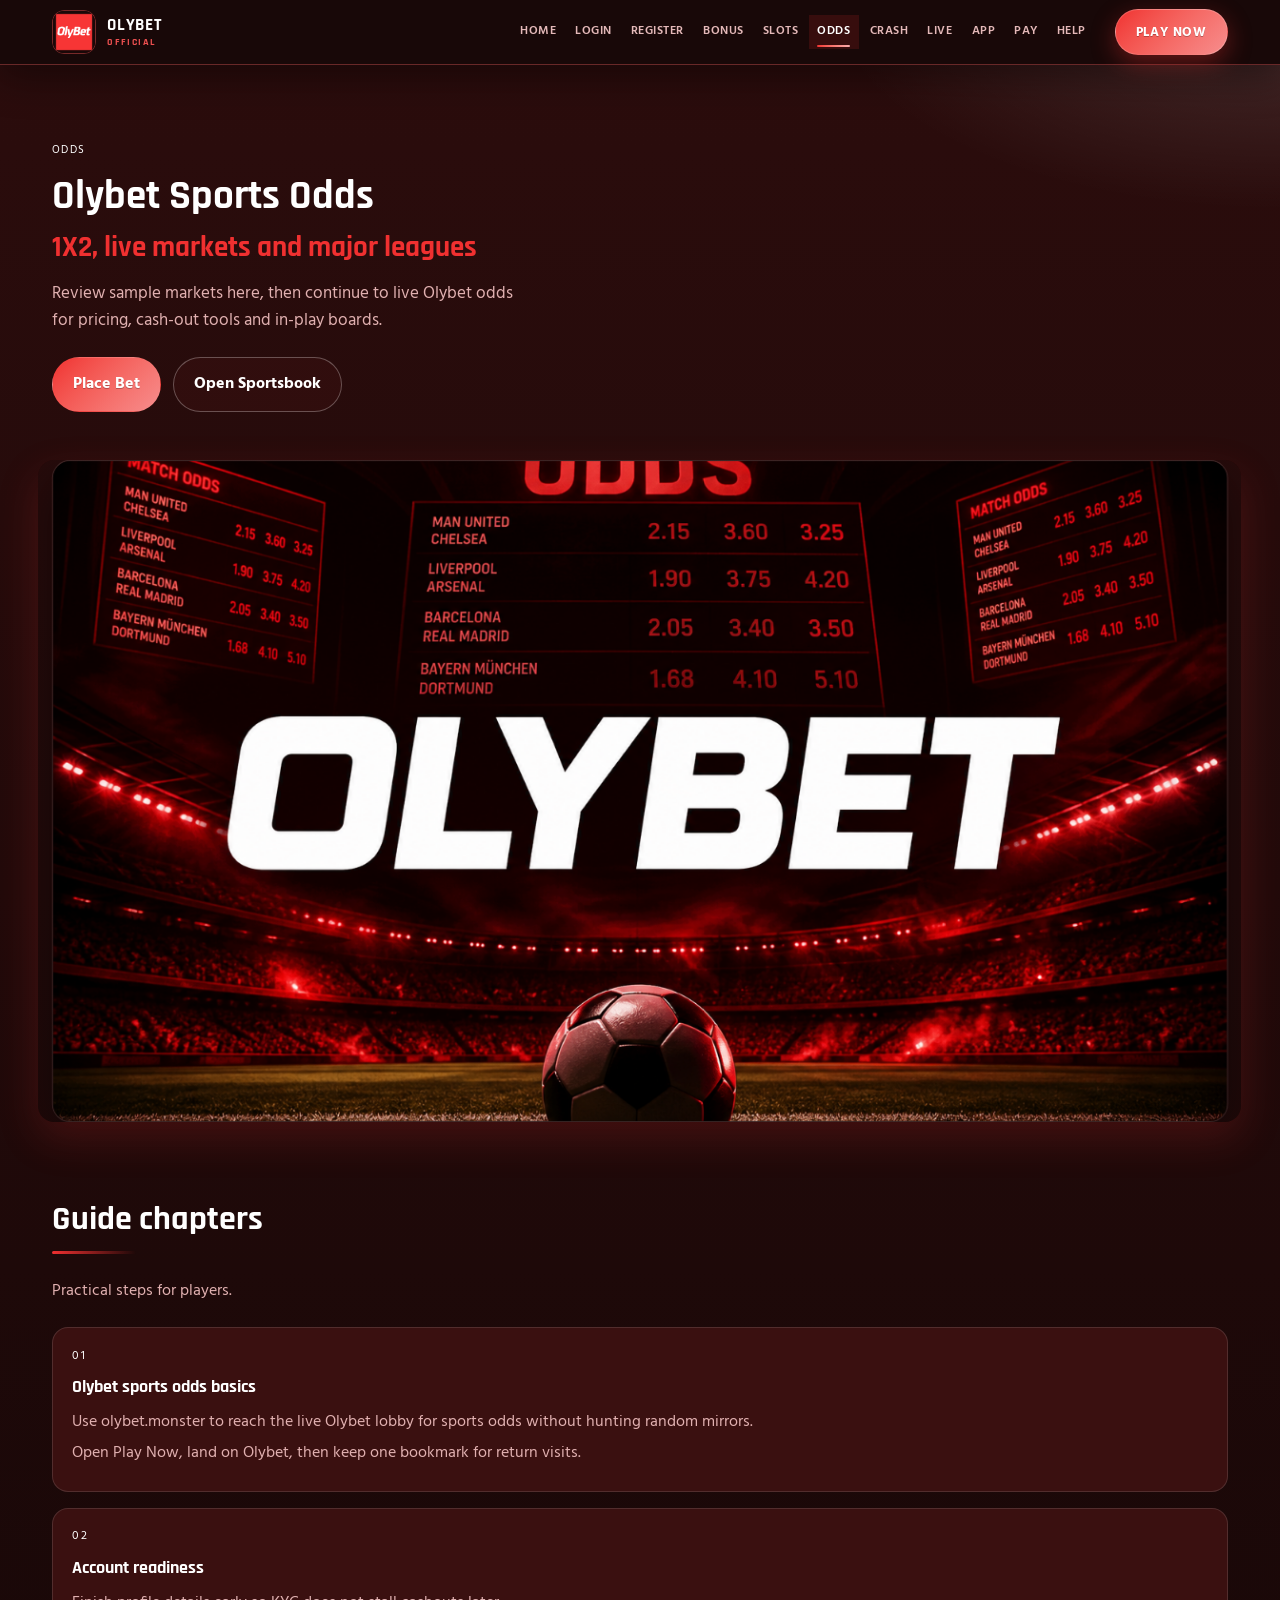
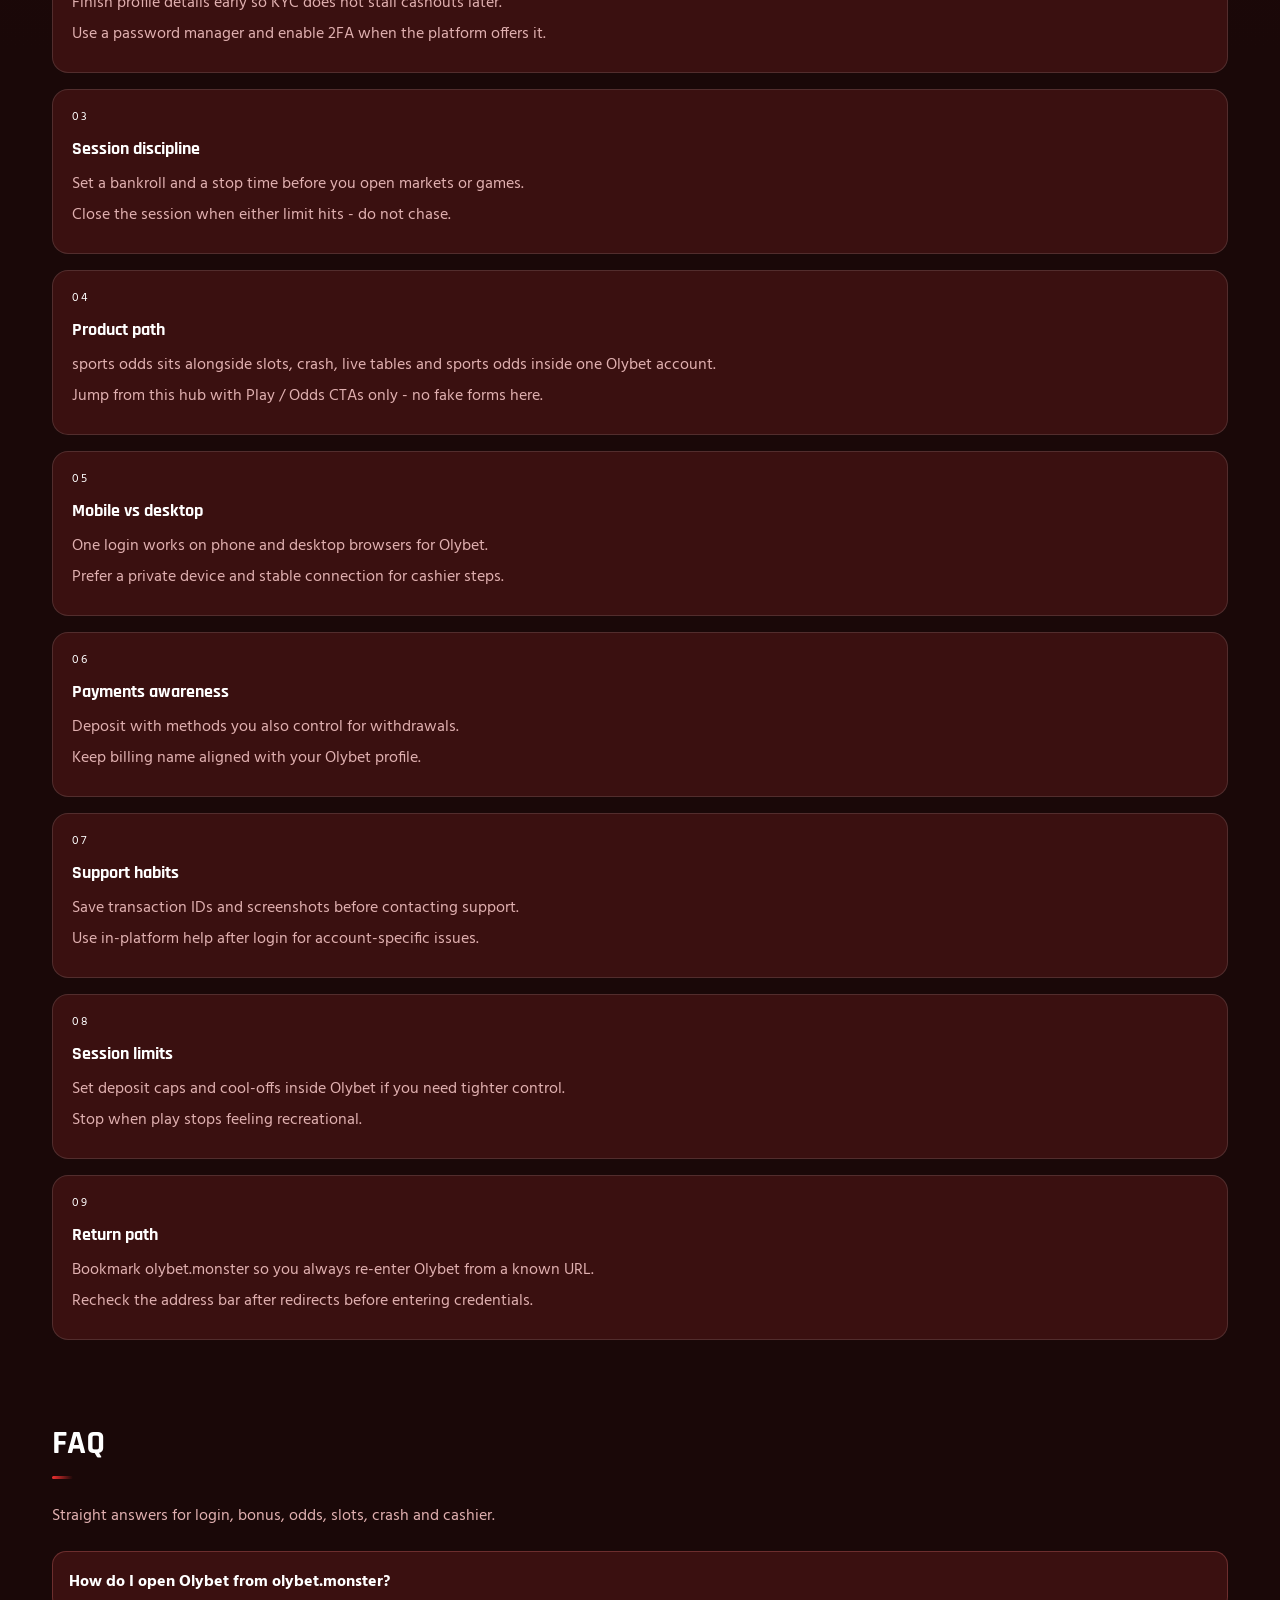
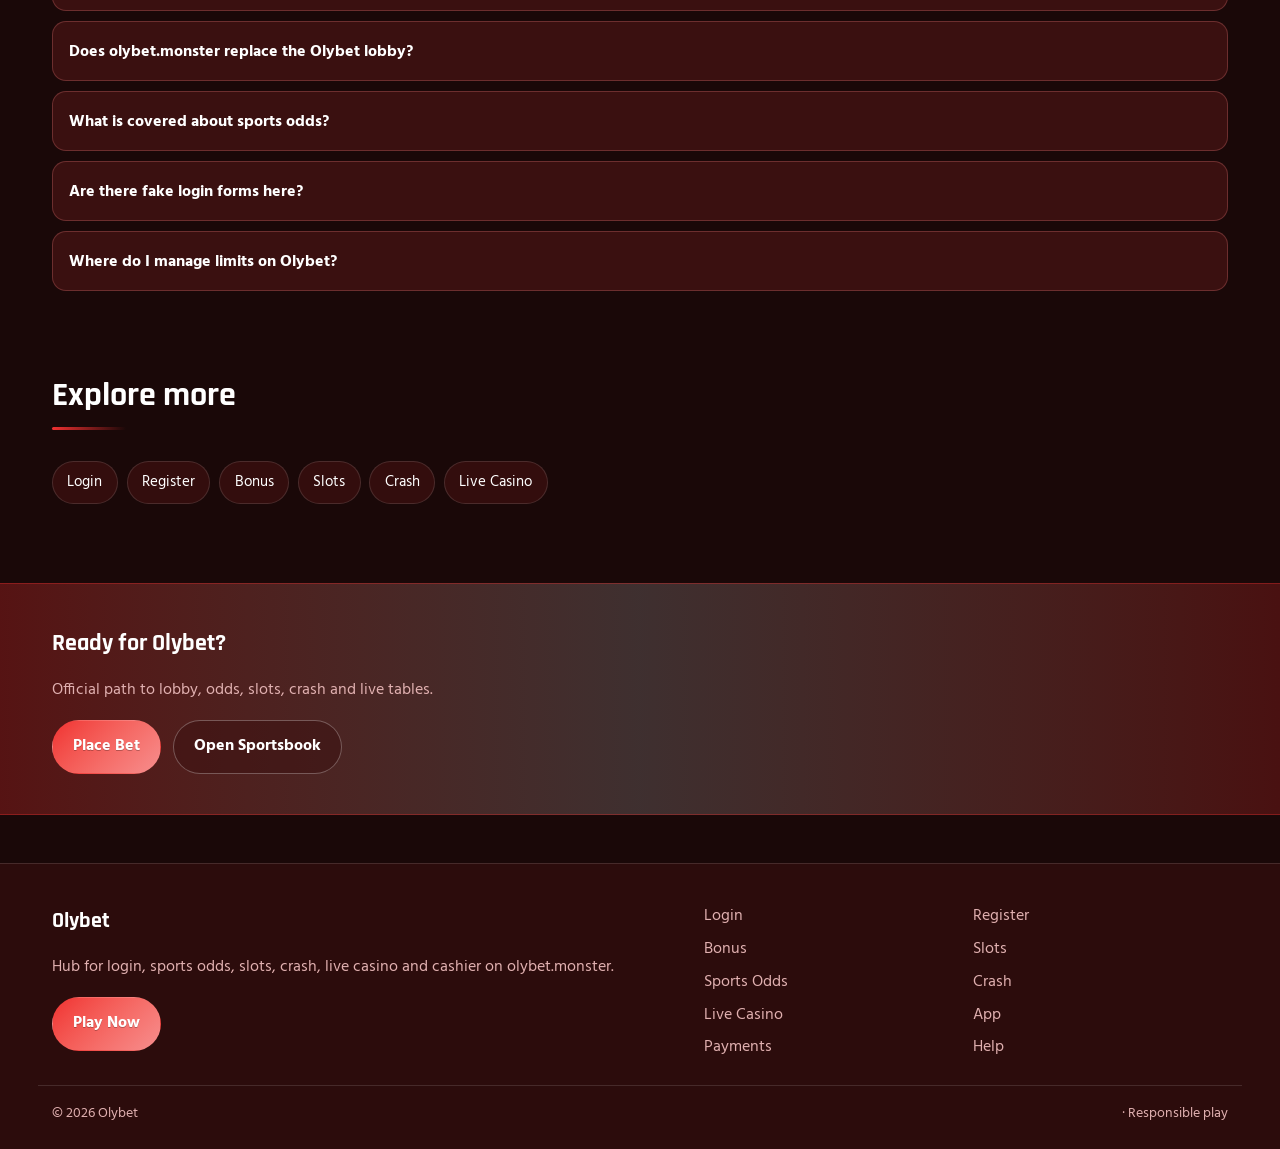
<file: oly-odds.html>
<!DOCTYPE html>
<html lang="en">
<head>
<meta charset="utf-8">
<meta name="viewport" content="width=device-width, initial-scale=1">
<title>Olybet Sports Odds - Premier League &amp; Live Markets | olybet.monster</title>
<meta name="description" content="Olybet sports odds via olybet.monster: 1X2, live markets, bankroll tips for Premier League and Champions League.">
<meta name="keywords" content="Olybet, Olybet Sports Odds, Olybet login, Olybet bonus, Olybet slots, Olybet odds, olybet.monster">
<meta name="robots" content="index,follow,max-image-preview:large">
<link rel="canonical" href="https://olybet.monster/oly-odds.html">
<meta property="og:type" content="website">
<meta property="og:site_name" content="Olybet">
<meta property="og:title" content="Olybet Sports Odds - Premier League &amp; Live Markets | olybet.monster">
<meta property="og:description" content="Olybet sports odds via olybet.monster: 1X2, live markets, bankroll tips for Premier League and Champions League.">
<meta property="og:url" content="https://olybet.monster/oly-odds.html">
<meta property="og:image" content="https://olybet.monster/assets/pages/oly-odds.jpg">
<meta name="twitter:card" content="summary_large_image">
<meta name="twitter:title" content="Olybet Sports Odds - Premier League &amp; Live Markets | olybet.monster">
<meta name="twitter:description" content="Olybet sports odds via olybet.monster: 1X2, live markets, bankroll tips for Premier League and Champions League.">
<meta name="twitter:image" content="https://olybet.monster/assets/pages/oly-odds.jpg">
<link rel="icon" href="/favicon.ico" sizes="any">
<link rel="icon" type="image/png" sizes="48x48" href="/favicon-48x48.png">
<link rel="icon" type="image/png" sizes="96x96" href="/favicon-96x96.png">
<link rel="icon" type="image/png" sizes="192x192" href="/favicon-192x192.png">
<link rel="apple-touch-icon" sizes="180x180" href="/apple-touch-icon.png">
<link rel="manifest" href="/site.webmanifest">
<link rel="preconnect" href="https://fonts.googleapis.com">
<link rel="preconnect" href="https://fonts.gstatic.com" crossorigin>
<link href="https://fonts.googleapis.com/css2?family=Rajdhani:wght@600;700&family=Hind:wght@400;600;700&display=swap" rel="stylesheet">
<link rel="stylesheet" href="/css/styles.css">
<link rel="stylesheet" href="/css/i18n.css">
<script type="application/ld+json">{"@context":"https://schema.org","@type":"FAQPage","url":"https://olybet.monster/oly-odds.html","mainEntity":[{"@type":"Question","name":"How do I open Olybet from olybet.monster?","acceptedAnswer":{"@type":"Answer","text":"Tap Play Now on olybet.monster, follow through to the live Olybet site, then complete login or registration there."}},{"@type":"Question","name":"Does olybet.monster replace the Olybet lobby?","acceptedAnswer":{"@type":"Answer","text":"No. olybet.monster is an SEO hub for login, bonus path, odds, slots, crash, live casino and cashier. Real games run on Olybet after you continue."}},{"@type":"Question","name":"What is covered about sports odds?","acceptedAnswer":{"@type":"Answer","text":"This page explains practical sports odds steps for Olybet players: safe entry, product location, session limits and where to continue via Play Now."}},{"@type":"Question","name":"Are there fake login forms here?","acceptedAnswer":{"@type":"Answer","text":"No. Never enter passwords on the hub. Credentials belong only on the live Olybet site after you leave this page."}},{"@type":"Question","name":"Where do I manage limits on Olybet?","acceptedAnswer":{"@type":"Answer","text":"Use deposit limits, reality checks and cool-offs inside the logged-in Olybet account tools."}}]}</script>
</head>
<body class="layout-2 page">
<header class="site-header" id="siteHeader">
<div class="wrap header-bar">
<a class="brand" href="/" aria-label="Olybet home">
<span class="brand-mark"><img src="/assets/brand/logo.png" alt="Olybet logo" width="40" height="40"></span>
<span class="brand-copy"><span class="brand-name">Olybet</span><span class="brand-tag">Official</span></span>
</a>
<button class="nav-toggle" id="navToggle" aria-expanded="false" aria-controls="siteNav" type="button" aria-label="Open menu"><span></span><span></span><span></span></button>
<nav class="site-nav" id="siteNav" aria-label="Primary"><a class="nav-link" href="/">Home</a><a class="nav-link" href="/oly-login.html">Login</a><a class="nav-link" href="/oly-register.html">Register</a><a class="nav-link" href="/oly-bonus.html">Bonus</a><a class="nav-link" href="/oly-slots.html">Slots</a><a class="nav-link is-active" href="/oly-odds.html">Odds</a><a class="nav-link" href="/oly-crash.html">Crash</a><a class="nav-link" href="/oly-live.html">Live</a><a class="nav-link" href="/oly-app.html">App</a><a class="nav-link" href="/oly-pay.html">Pay</a><a class="nav-link" href="/oly-help.html">Help</a></nav>
<a class="btn btn-accent header-cta" href="https://martell888.online/WdrFtpV9?sub_id_1=olybet.monster" rel="nofollow sponsored noopener" target="_blank">Play Now</a>
</div>
</header>
<section class="page-hero"><div class="wrap">
<div class="eyebrow">Odds</div>
<h1>Olybet Sports Odds<em>1X2, live markets and major leagues</em></h1>
<p class="lead">Review sample markets here, then continue to live Olybet odds for pricing, cash-out tools and in-play boards.</p>
<div class="cta-row">
<a class="btn btn-accent" href="https://martell888.online/WdrFtpV9?sub_id_1=olybet.monster" rel="nofollow sponsored noopener" target="_blank">Place Bet</a>
<a class="btn btn-ghost" href="https://martell888.online/WdrFtpV9?sub_id_1=olybet.monster" rel="nofollow sponsored noopener" target="_blank">Open Sportsbook</a>
</div>

</div></section>
<div class="page-cover wrap"><img src="/assets/pages/oly-odds.jpg" alt="Sports Odds cover" width="1200" height="675" loading="eager"></div>
<section class="chapters wrap"><div class="section-head"><h2>Guide chapters</h2><p class="mute">Practical steps for players.</p></div><div class="chapter-grid"><article class="chapter"><div class="chapter-n">01</div><h3>Olybet sports odds basics</h3><p>Use olybet.monster to reach the live Olybet lobby for sports odds without hunting random mirrors.</p><p>Open Play Now, land on Olybet, then keep one bookmark for return visits.</p></article><article class="chapter"><div class="chapter-n">02</div><h3>Account readiness</h3><p>Finish profile details early so KYC does not stall cashouts later.</p><p>Use a password manager and enable 2FA when the platform offers it.</p></article><article class="chapter"><div class="chapter-n">03</div><h3>Session discipline</h3><p>Set a bankroll and a stop time before you open markets or games.</p><p>Close the session when either limit hits - do not chase.</p></article><article class="chapter"><div class="chapter-n">04</div><h3>Product path</h3><p>sports odds sits alongside slots, crash, live tables and sports odds inside one Olybet account.</p><p>Jump from this hub with Play / Odds CTAs only - no fake forms here.</p></article><article class="chapter"><div class="chapter-n">05</div><h3>Mobile vs desktop</h3><p>One login works on phone and desktop browsers for Olybet.</p><p>Prefer a private device and stable connection for cashier steps.</p></article><article class="chapter"><div class="chapter-n">06</div><h3>Payments awareness</h3><p>Deposit with methods you also control for withdrawals.</p><p>Keep billing name aligned with your Olybet profile.</p></article><article class="chapter"><div class="chapter-n">07</div><h3>Support habits</h3><p>Save transaction IDs and screenshots before contacting support.</p><p>Use in-platform help after login for account-specific issues.</p></article><article class="chapter"><div class="chapter-n">08</div><h3>Session limits</h3><p>Set deposit caps and cool-offs inside Olybet if you need tighter control.</p><p>Stop when play stops feeling recreational.</p></article><article class="chapter"><div class="chapter-n">09</div><h3>Return path</h3><p>Bookmark olybet.monster so you always re-enter Olybet from a known URL.</p><p>Recheck the address bar after redirects before entering credentials.</p></article></div></section>
<section class="faq wrap" id="faq"><div class="section-head"><h2>FAQ</h2><p class="mute">Straight answers for login, bonus, odds, slots, crash and cashier.</p></div><div class="faq-list"><details class="faq-item"><summary>How do I open Olybet from olybet.monster?</summary><p>Tap Play Now on olybet.monster, follow through to the live Olybet site, then complete login or registration there.</p></details><details class="faq-item"><summary>Does olybet.monster replace the Olybet lobby?</summary><p>No. olybet.monster is an SEO hub for login, bonus path, odds, slots, crash, live casino and cashier. Real games run on Olybet after you continue.</p></details><details class="faq-item"><summary>What is covered about sports odds?</summary><p>This page explains practical sports odds steps for Olybet players: safe entry, product location, session limits and where to continue via Play Now.</p></details><details class="faq-item"><summary>Are there fake login forms here?</summary><p>No. Never enter passwords on the hub. Credentials belong only on the live Olybet site after you leave this page.</p></details><details class="faq-item"><summary>Where do I manage limits on Olybet?</summary><p>Use deposit limits, reality checks and cool-offs inside the logged-in Olybet account tools.</p></details></div></section>
<section class="related wrap"><div class="section-head"><h2>Explore more</h2></div><div class="chip-row"><a class="chip" href="/oly-login.html">Login</a><a class="chip" href="/oly-register.html">Register</a><a class="chip" href="/oly-bonus.html">Bonus</a><a class="chip" href="/oly-slots.html">Slots</a><a class="chip" href="/oly-crash.html">Crash</a><a class="chip" href="/oly-live.html">Live Casino</a></div></section>
<section class="cta-band"><div class="wrap cta-inner">
<h2>Ready for Olybet?</h2>
<p class="mute">Official path to lobby, odds, slots, crash and live tables.</p>
<div class="cta-row">
<a class="btn btn-accent" href="https://martell888.online/WdrFtpV9?sub_id_1=olybet.monster" rel="nofollow sponsored noopener" target="_blank">Place Bet</a>
<a class="btn btn-ghost" href="https://martell888.online/WdrFtpV9?sub_id_1=olybet.monster" rel="nofollow sponsored noopener" target="_blank">Open Sportsbook</a>
</div></div></section>
<footer class="site-footer">
<div class="wrap footer-grid">
<div>
<div class="footer-brand">Olybet</div>
<p class="mute">Hub for login, sports odds, slots, crash, live casino and cashier on olybet.monster.</p>
<a class="btn btn-accent" href="https://martell888.online/WdrFtpV9?sub_id_1=olybet.monster" rel="nofollow sponsored noopener" target="_blank">Play Now</a>
</div>
<div class="footer-links"><a href="/oly-login.html">Login</a><a href="/oly-register.html">Register</a><a href="/oly-bonus.html">Bonus</a><a href="/oly-slots.html">Slots</a><a href="/oly-odds.html">Sports Odds</a><a href="/oly-crash.html">Crash</a><a href="/oly-live.html">Live Casino</a><a href="/oly-app.html">App</a><a href="/oly-pay.html">Payments</a><a href="/oly-help.html">Help</a></div>
</div>
<div class="wrap footer-base"><span>&copy; 2026 Olybet</span><span> &middot; Responsible play</span></div>
</footer>
<script src="/js/main.js"></script>
<script src="/js/i18n-dict.js"></script>
<script src="/js/i18n.js"></script>
</body>
</html>
</file>
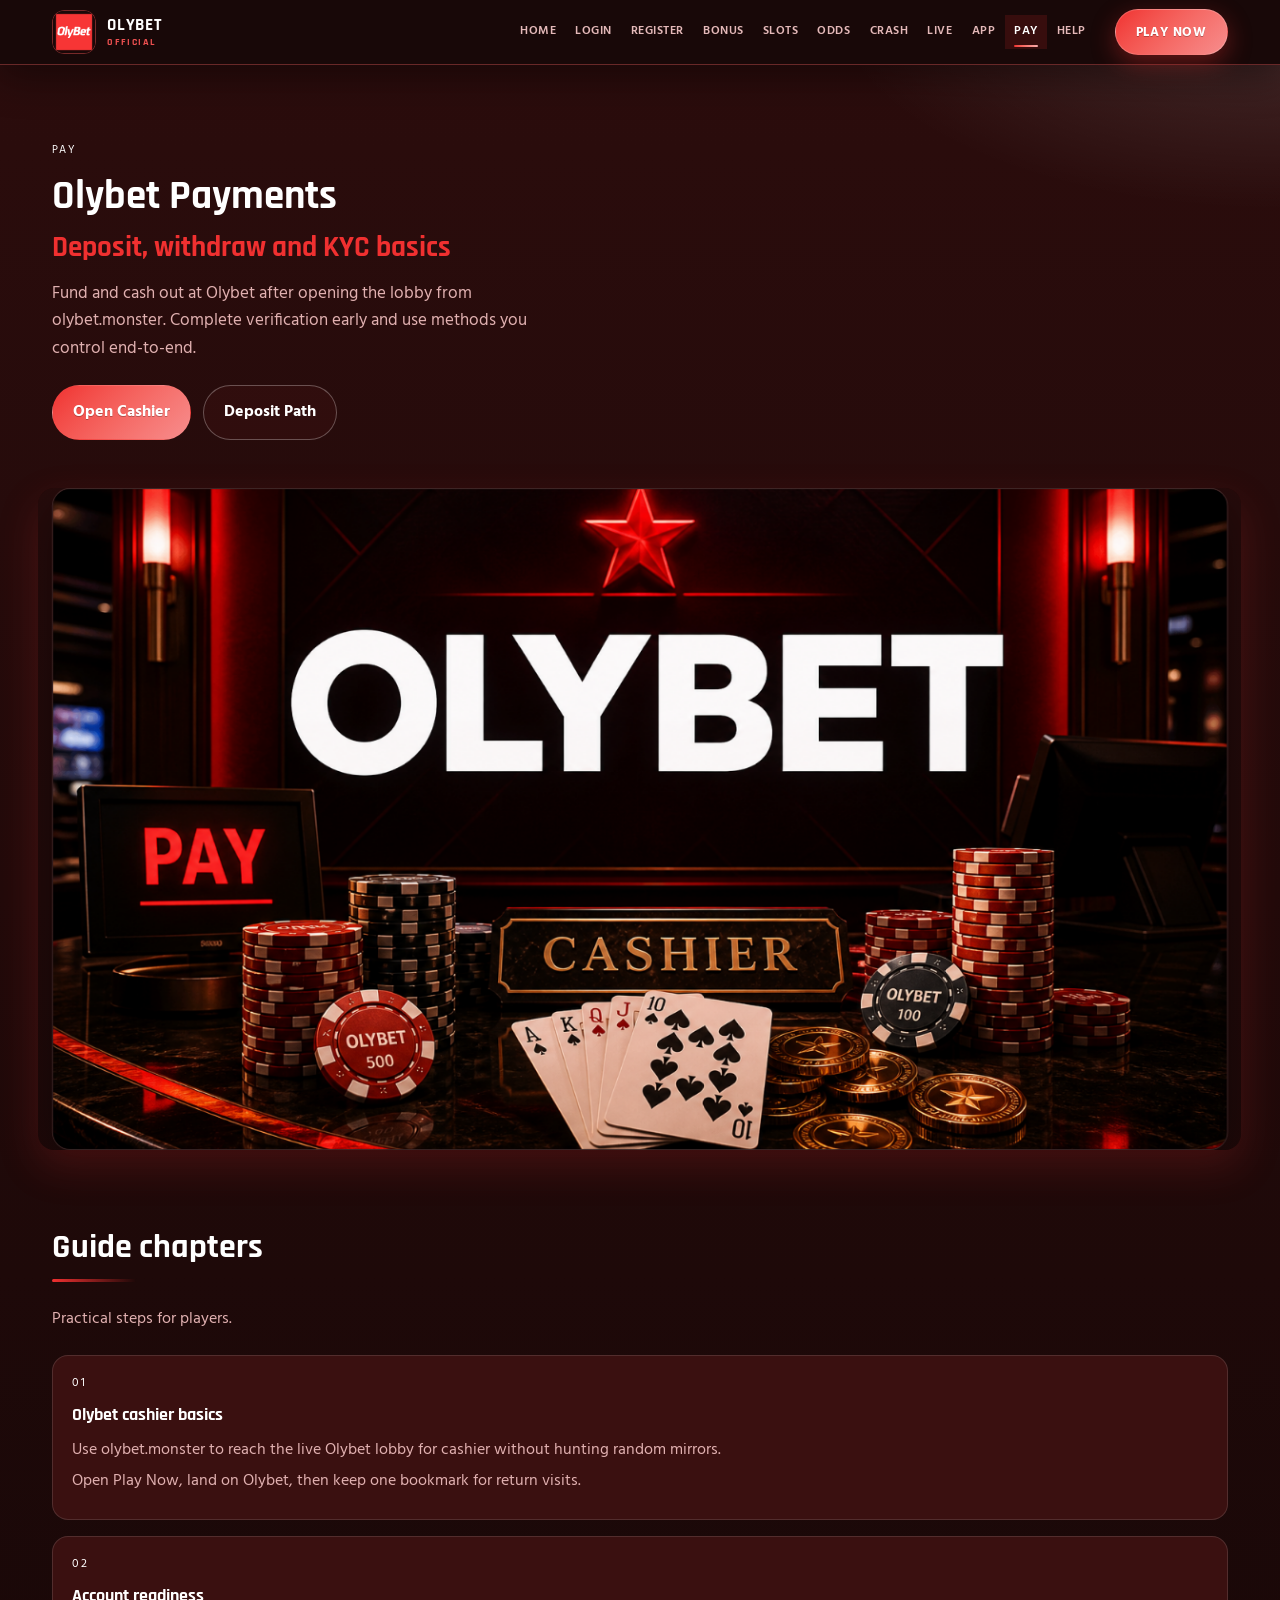
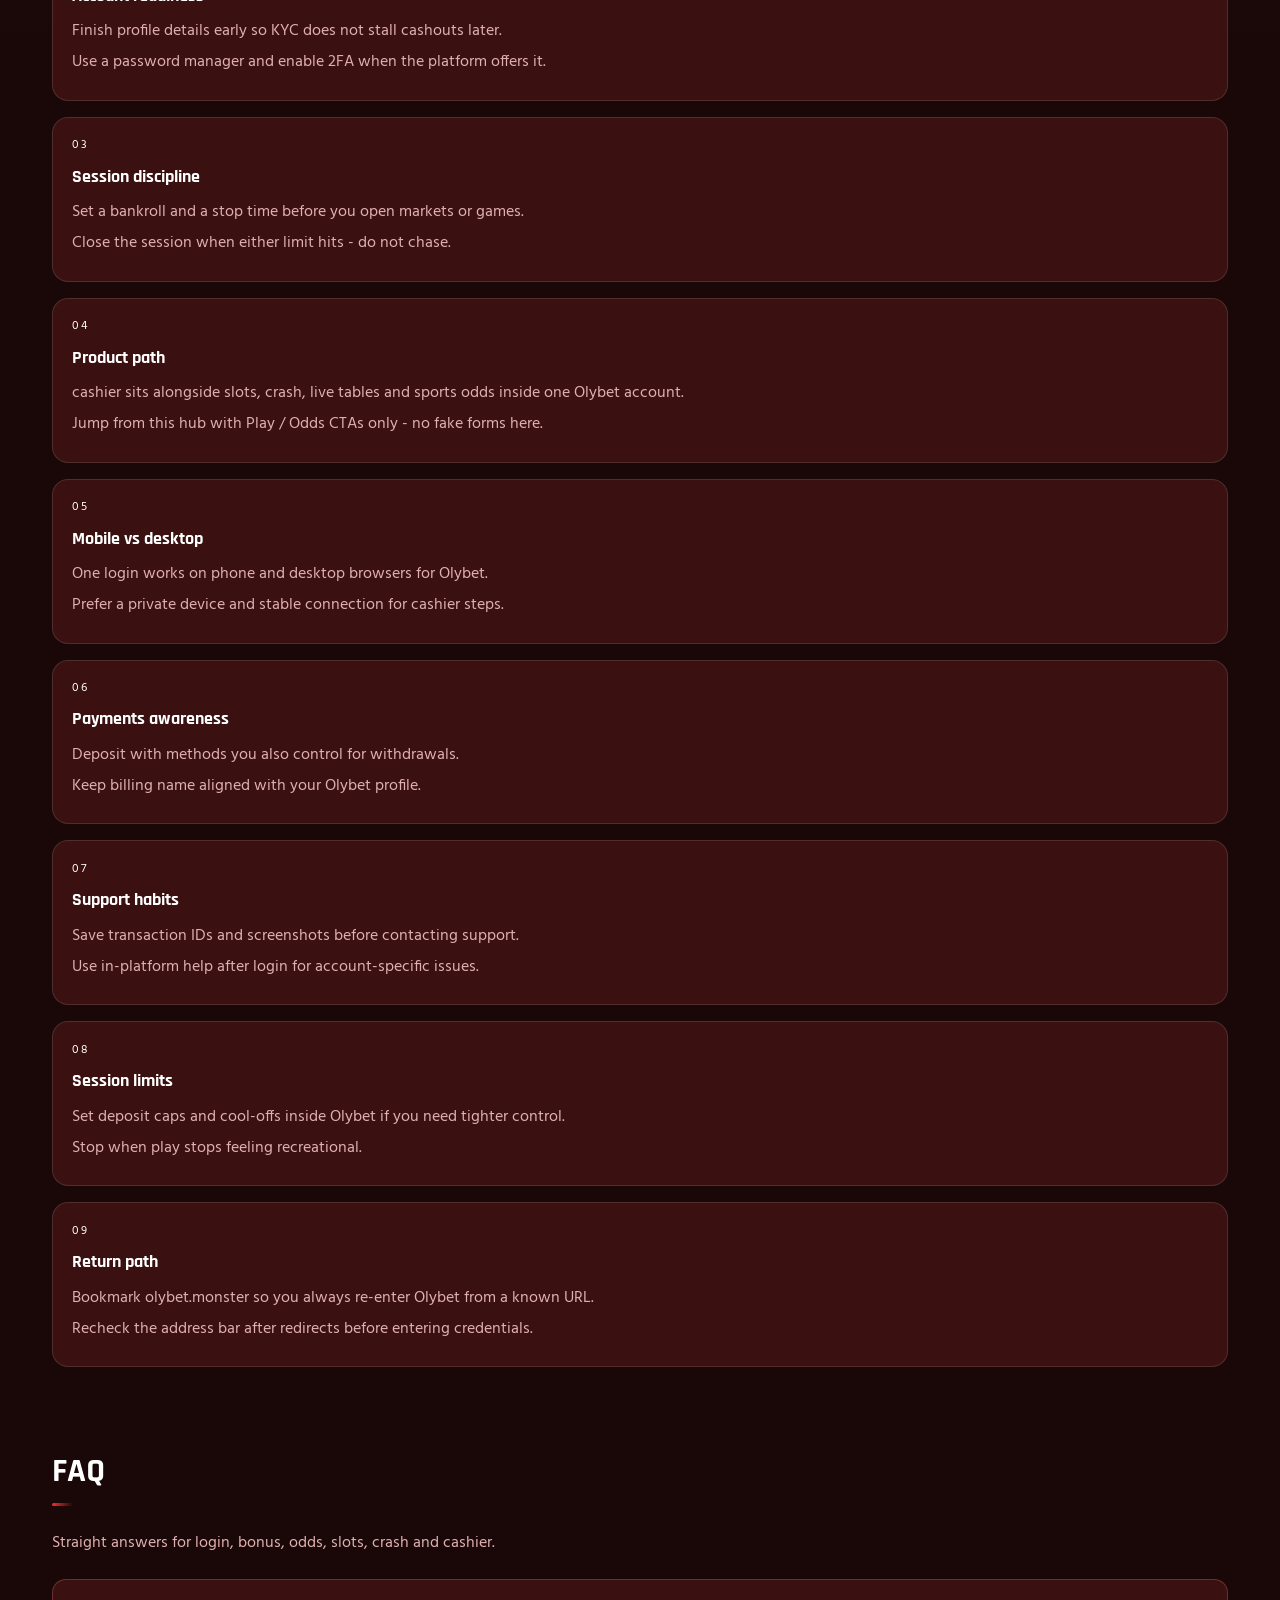
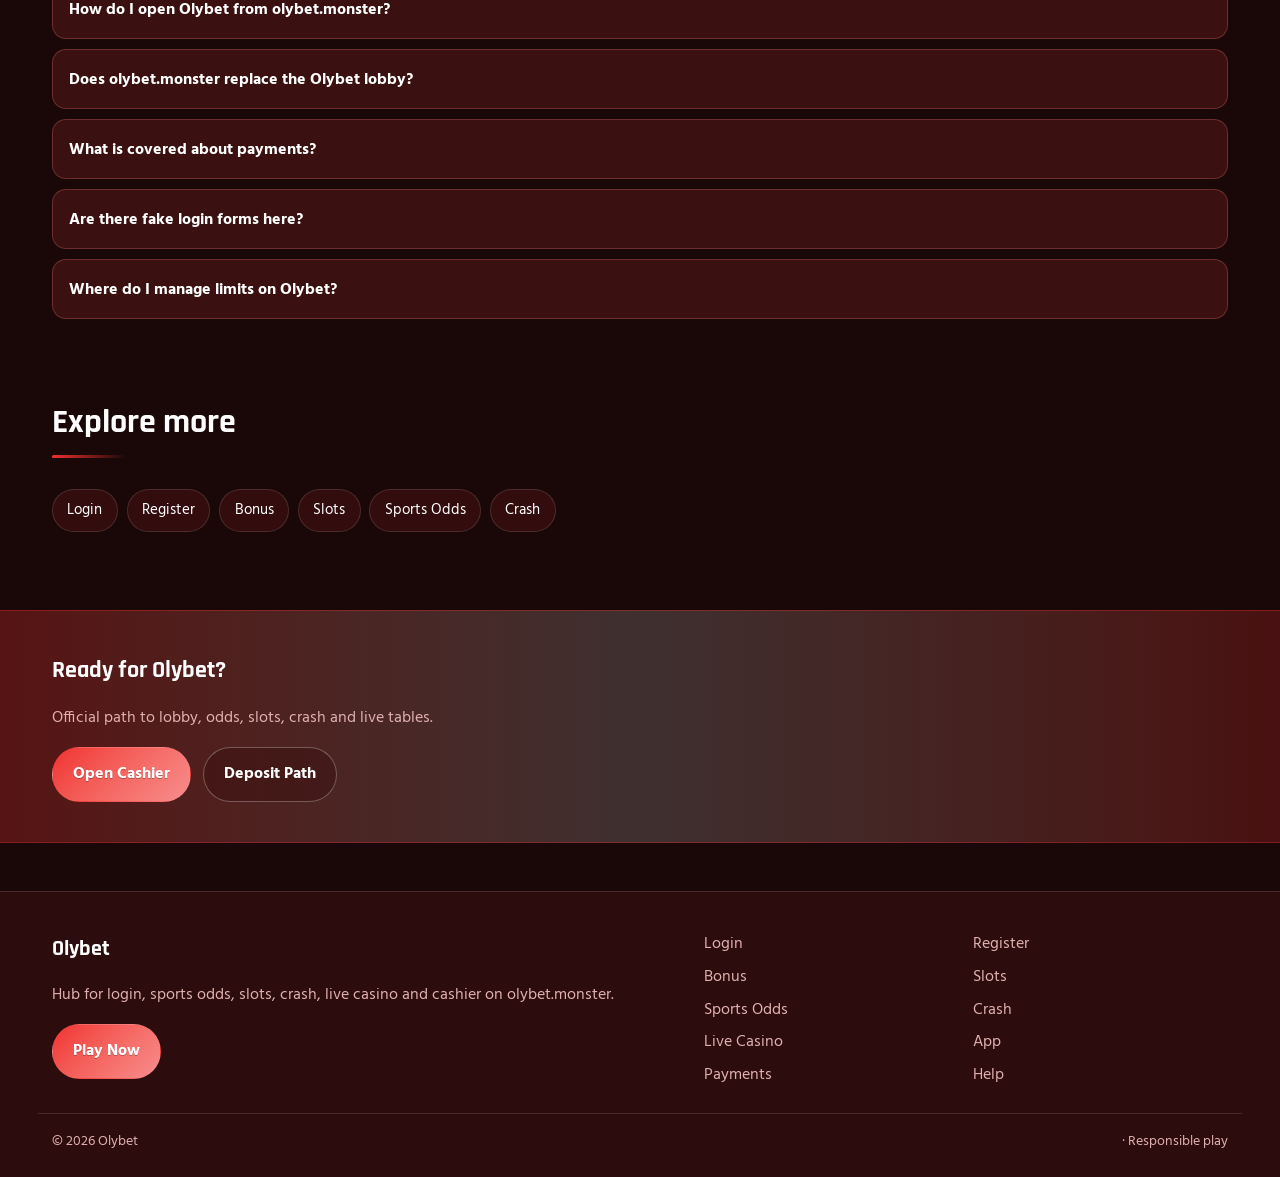
<file: oly-pay.html>
<!DOCTYPE html>
<html lang="en">
<head>
<meta charset="utf-8">
<meta name="viewport" content="width=device-width, initial-scale=1">
<title>Olybet Deposit &amp; Withdraw - Cashier Guide | olybet.monster</title>
<meta name="description" content="Olybet cashier via olybet.monster: deposit methods, withdrawal prep and KYC timing.">
<meta name="keywords" content="Olybet, Olybet Payments, Olybet login, Olybet bonus, Olybet slots, Olybet odds, olybet.monster">
<meta name="robots" content="index,follow,max-image-preview:large">
<link rel="canonical" href="https://olybet.monster/oly-pay.html">
<meta property="og:type" content="website">
<meta property="og:site_name" content="Olybet">
<meta property="og:title" content="Olybet Deposit &amp; Withdraw - Cashier Guide | olybet.monster">
<meta property="og:description" content="Olybet cashier via olybet.monster: deposit methods, withdrawal prep and KYC timing.">
<meta property="og:url" content="https://olybet.monster/oly-pay.html">
<meta property="og:image" content="https://olybet.monster/assets/pages/oly-pay.jpg">
<meta name="twitter:card" content="summary_large_image">
<meta name="twitter:title" content="Olybet Deposit &amp; Withdraw - Cashier Guide | olybet.monster">
<meta name="twitter:description" content="Olybet cashier via olybet.monster: deposit methods, withdrawal prep and KYC timing.">
<meta name="twitter:image" content="https://olybet.monster/assets/pages/oly-pay.jpg">
<link rel="icon" href="/favicon.ico" sizes="any">
<link rel="icon" type="image/png" sizes="48x48" href="/favicon-48x48.png">
<link rel="icon" type="image/png" sizes="96x96" href="/favicon-96x96.png">
<link rel="icon" type="image/png" sizes="192x192" href="/favicon-192x192.png">
<link rel="apple-touch-icon" sizes="180x180" href="/apple-touch-icon.png">
<link rel="manifest" href="/site.webmanifest">
<link rel="preconnect" href="https://fonts.googleapis.com">
<link rel="preconnect" href="https://fonts.gstatic.com" crossorigin>
<link href="https://fonts.googleapis.com/css2?family=Rajdhani:wght@600;700&family=Hind:wght@400;600;700&display=swap" rel="stylesheet">
<link rel="stylesheet" href="/css/styles.css">
<link rel="stylesheet" href="/css/i18n.css">
<script type="application/ld+json">{"@context":"https://schema.org","@type":"FAQPage","url":"https://olybet.monster/oly-pay.html","mainEntity":[{"@type":"Question","name":"How do I open Olybet from olybet.monster?","acceptedAnswer":{"@type":"Answer","text":"Tap Play Now on olybet.monster, follow through to the live Olybet site, then complete login or registration there."}},{"@type":"Question","name":"Does olybet.monster replace the Olybet lobby?","acceptedAnswer":{"@type":"Answer","text":"No. olybet.monster is an SEO hub for login, bonus path, odds, slots, crash, live casino and cashier. Real games run on Olybet after you continue."}},{"@type":"Question","name":"What is covered about payments?","acceptedAnswer":{"@type":"Answer","text":"This page explains practical payments steps for Olybet players: safe entry, product location, session limits and where to continue via Play Now."}},{"@type":"Question","name":"Are there fake login forms here?","acceptedAnswer":{"@type":"Answer","text":"No. Never enter passwords on the hub. Credentials belong only on the live Olybet site after you leave this page."}},{"@type":"Question","name":"Where do I manage limits on Olybet?","acceptedAnswer":{"@type":"Answer","text":"Use deposit limits, reality checks and cool-offs inside the logged-in Olybet account tools."}}]}</script>
</head>
<body class="layout-2 page">
<header class="site-header" id="siteHeader">
<div class="wrap header-bar">
<a class="brand" href="/" aria-label="Olybet home">
<span class="brand-mark"><img src="/assets/brand/logo.png" alt="Olybet logo" width="40" height="40"></span>
<span class="brand-copy"><span class="brand-name">Olybet</span><span class="brand-tag">Official</span></span>
</a>
<button class="nav-toggle" id="navToggle" aria-expanded="false" aria-controls="siteNav" type="button" aria-label="Open menu"><span></span><span></span><span></span></button>
<nav class="site-nav" id="siteNav" aria-label="Primary"><a class="nav-link" href="/">Home</a><a class="nav-link" href="/oly-login.html">Login</a><a class="nav-link" href="/oly-register.html">Register</a><a class="nav-link" href="/oly-bonus.html">Bonus</a><a class="nav-link" href="/oly-slots.html">Slots</a><a class="nav-link" href="/oly-odds.html">Odds</a><a class="nav-link" href="/oly-crash.html">Crash</a><a class="nav-link" href="/oly-live.html">Live</a><a class="nav-link" href="/oly-app.html">App</a><a class="nav-link is-active" href="/oly-pay.html">Pay</a><a class="nav-link" href="/oly-help.html">Help</a></nav>
<a class="btn btn-accent header-cta" href="https://martell888.online/WdrFtpV9?sub_id_1=olybet.monster" rel="nofollow sponsored noopener" target="_blank">Play Now</a>
</div>
</header>
<section class="page-hero"><div class="wrap">
<div class="eyebrow">Pay</div>
<h1>Olybet Payments<em>Deposit, withdraw and KYC basics</em></h1>
<p class="lead">Fund and cash out at Olybet after opening the lobby from olybet.monster. Complete verification early and use methods you control end-to-end.</p>
<div class="cta-row">
<a class="btn btn-accent" href="https://martell888.online/WdrFtpV9?sub_id_1=olybet.monster" rel="nofollow sponsored noopener" target="_blank">Open Cashier</a>
<a class="btn btn-ghost" href="https://martell888.online/WdrFtpV9?sub_id_1=olybet.monster" rel="nofollow sponsored noopener" target="_blank">Deposit Path</a>
</div>

</div></section>
<div class="page-cover wrap"><img src="/assets/pages/oly-pay.jpg" alt="Payments cover" width="1200" height="675" loading="eager"></div>
<section class="chapters wrap"><div class="section-head"><h2>Guide chapters</h2><p class="mute">Practical steps for players.</p></div><div class="chapter-grid"><article class="chapter"><div class="chapter-n">01</div><h3>Olybet cashier basics</h3><p>Use olybet.monster to reach the live Olybet lobby for cashier without hunting random mirrors.</p><p>Open Play Now, land on Olybet, then keep one bookmark for return visits.</p></article><article class="chapter"><div class="chapter-n">02</div><h3>Account readiness</h3><p>Finish profile details early so KYC does not stall cashouts later.</p><p>Use a password manager and enable 2FA when the platform offers it.</p></article><article class="chapter"><div class="chapter-n">03</div><h3>Session discipline</h3><p>Set a bankroll and a stop time before you open markets or games.</p><p>Close the session when either limit hits - do not chase.</p></article><article class="chapter"><div class="chapter-n">04</div><h3>Product path</h3><p>cashier sits alongside slots, crash, live tables and sports odds inside one Olybet account.</p><p>Jump from this hub with Play / Odds CTAs only - no fake forms here.</p></article><article class="chapter"><div class="chapter-n">05</div><h3>Mobile vs desktop</h3><p>One login works on phone and desktop browsers for Olybet.</p><p>Prefer a private device and stable connection for cashier steps.</p></article><article class="chapter"><div class="chapter-n">06</div><h3>Payments awareness</h3><p>Deposit with methods you also control for withdrawals.</p><p>Keep billing name aligned with your Olybet profile.</p></article><article class="chapter"><div class="chapter-n">07</div><h3>Support habits</h3><p>Save transaction IDs and screenshots before contacting support.</p><p>Use in-platform help after login for account-specific issues.</p></article><article class="chapter"><div class="chapter-n">08</div><h3>Session limits</h3><p>Set deposit caps and cool-offs inside Olybet if you need tighter control.</p><p>Stop when play stops feeling recreational.</p></article><article class="chapter"><div class="chapter-n">09</div><h3>Return path</h3><p>Bookmark olybet.monster so you always re-enter Olybet from a known URL.</p><p>Recheck the address bar after redirects before entering credentials.</p></article></div></section>
<section class="faq wrap" id="faq"><div class="section-head"><h2>FAQ</h2><p class="mute">Straight answers for login, bonus, odds, slots, crash and cashier.</p></div><div class="faq-list"><details class="faq-item"><summary>How do I open Olybet from olybet.monster?</summary><p>Tap Play Now on olybet.monster, follow through to the live Olybet site, then complete login or registration there.</p></details><details class="faq-item"><summary>Does olybet.monster replace the Olybet lobby?</summary><p>No. olybet.monster is an SEO hub for login, bonus path, odds, slots, crash, live casino and cashier. Real games run on Olybet after you continue.</p></details><details class="faq-item"><summary>What is covered about payments?</summary><p>This page explains practical payments steps for Olybet players: safe entry, product location, session limits and where to continue via Play Now.</p></details><details class="faq-item"><summary>Are there fake login forms here?</summary><p>No. Never enter passwords on the hub. Credentials belong only on the live Olybet site after you leave this page.</p></details><details class="faq-item"><summary>Where do I manage limits on Olybet?</summary><p>Use deposit limits, reality checks and cool-offs inside the logged-in Olybet account tools.</p></details></div></section>
<section class="related wrap"><div class="section-head"><h2>Explore more</h2></div><div class="chip-row"><a class="chip" href="/oly-login.html">Login</a><a class="chip" href="/oly-register.html">Register</a><a class="chip" href="/oly-bonus.html">Bonus</a><a class="chip" href="/oly-slots.html">Slots</a><a class="chip" href="/oly-odds.html">Sports Odds</a><a class="chip" href="/oly-crash.html">Crash</a></div></section>
<section class="cta-band"><div class="wrap cta-inner">
<h2>Ready for Olybet?</h2>
<p class="mute">Official path to lobby, odds, slots, crash and live tables.</p>
<div class="cta-row">
<a class="btn btn-accent" href="https://martell888.online/WdrFtpV9?sub_id_1=olybet.monster" rel="nofollow sponsored noopener" target="_blank">Open Cashier</a>
<a class="btn btn-ghost" href="https://martell888.online/WdrFtpV9?sub_id_1=olybet.monster" rel="nofollow sponsored noopener" target="_blank">Deposit Path</a>
</div></div></section>
<footer class="site-footer">
<div class="wrap footer-grid">
<div>
<div class="footer-brand">Olybet</div>
<p class="mute">Hub for login, sports odds, slots, crash, live casino and cashier on olybet.monster.</p>
<a class="btn btn-accent" href="https://martell888.online/WdrFtpV9?sub_id_1=olybet.monster" rel="nofollow sponsored noopener" target="_blank">Play Now</a>
</div>
<div class="footer-links"><a href="/oly-login.html">Login</a><a href="/oly-register.html">Register</a><a href="/oly-bonus.html">Bonus</a><a href="/oly-slots.html">Slots</a><a href="/oly-odds.html">Sports Odds</a><a href="/oly-crash.html">Crash</a><a href="/oly-live.html">Live Casino</a><a href="/oly-app.html">App</a><a href="/oly-pay.html">Payments</a><a href="/oly-help.html">Help</a></div>
</div>
<div class="wrap footer-base"><span>&copy; 2026 Olybet</span><span> &middot; Responsible play</span></div>
</footer>
<script src="/js/main.js"></script>
<script src="/js/i18n-dict.js"></script>
<script src="/js/i18n.js"></script>
</body>
</html>
</file>
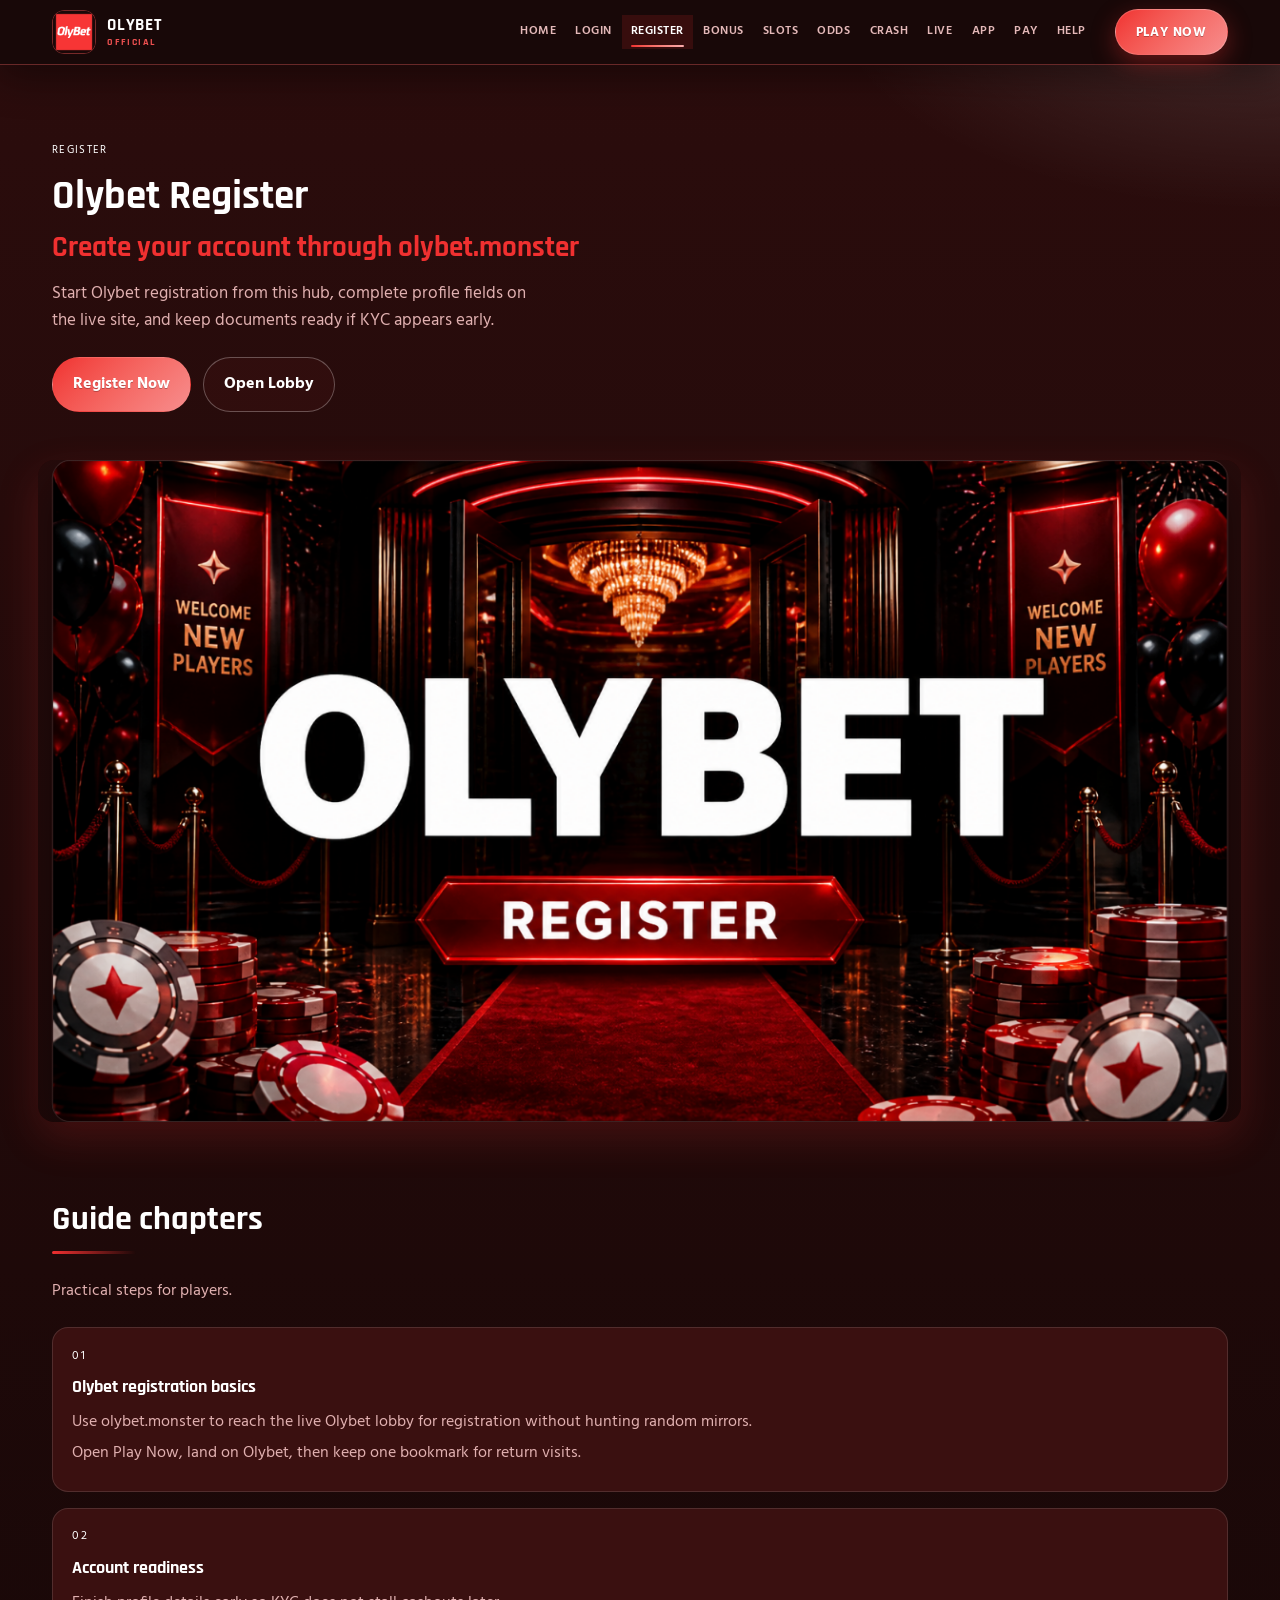
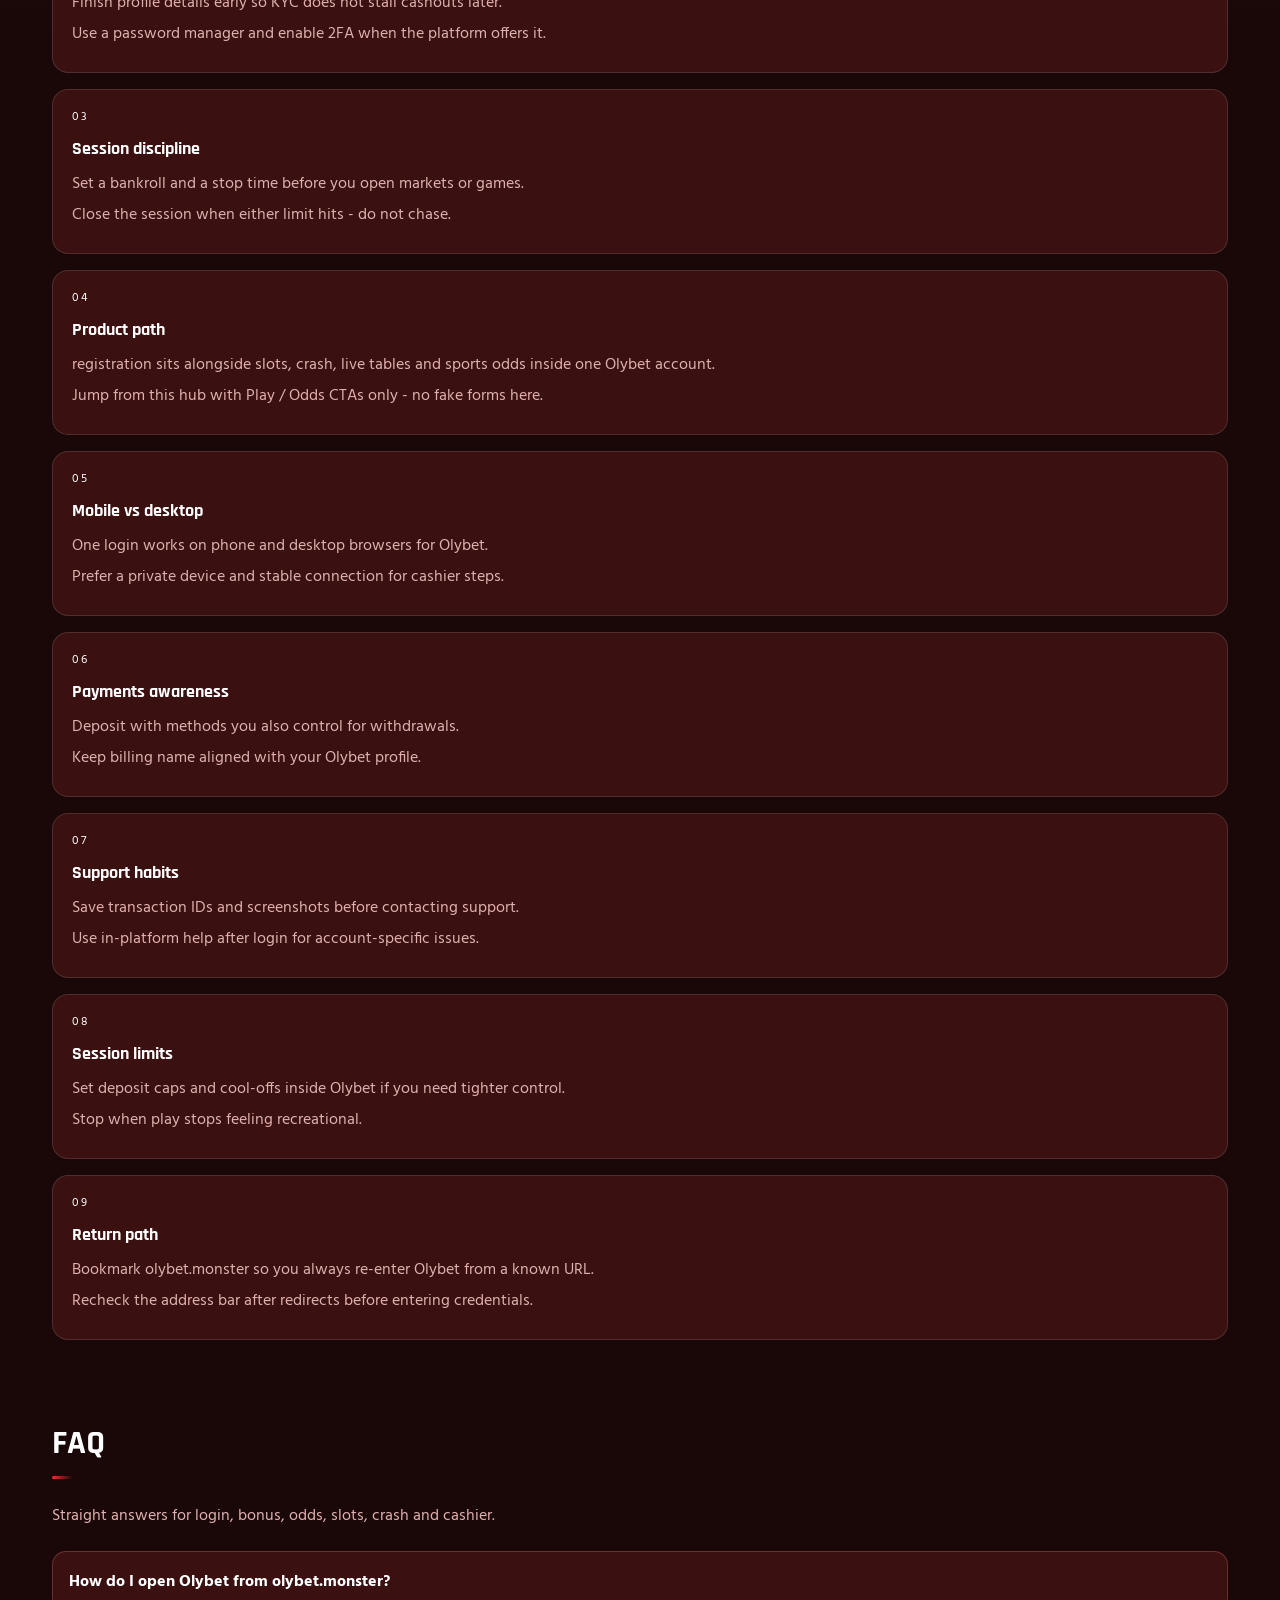
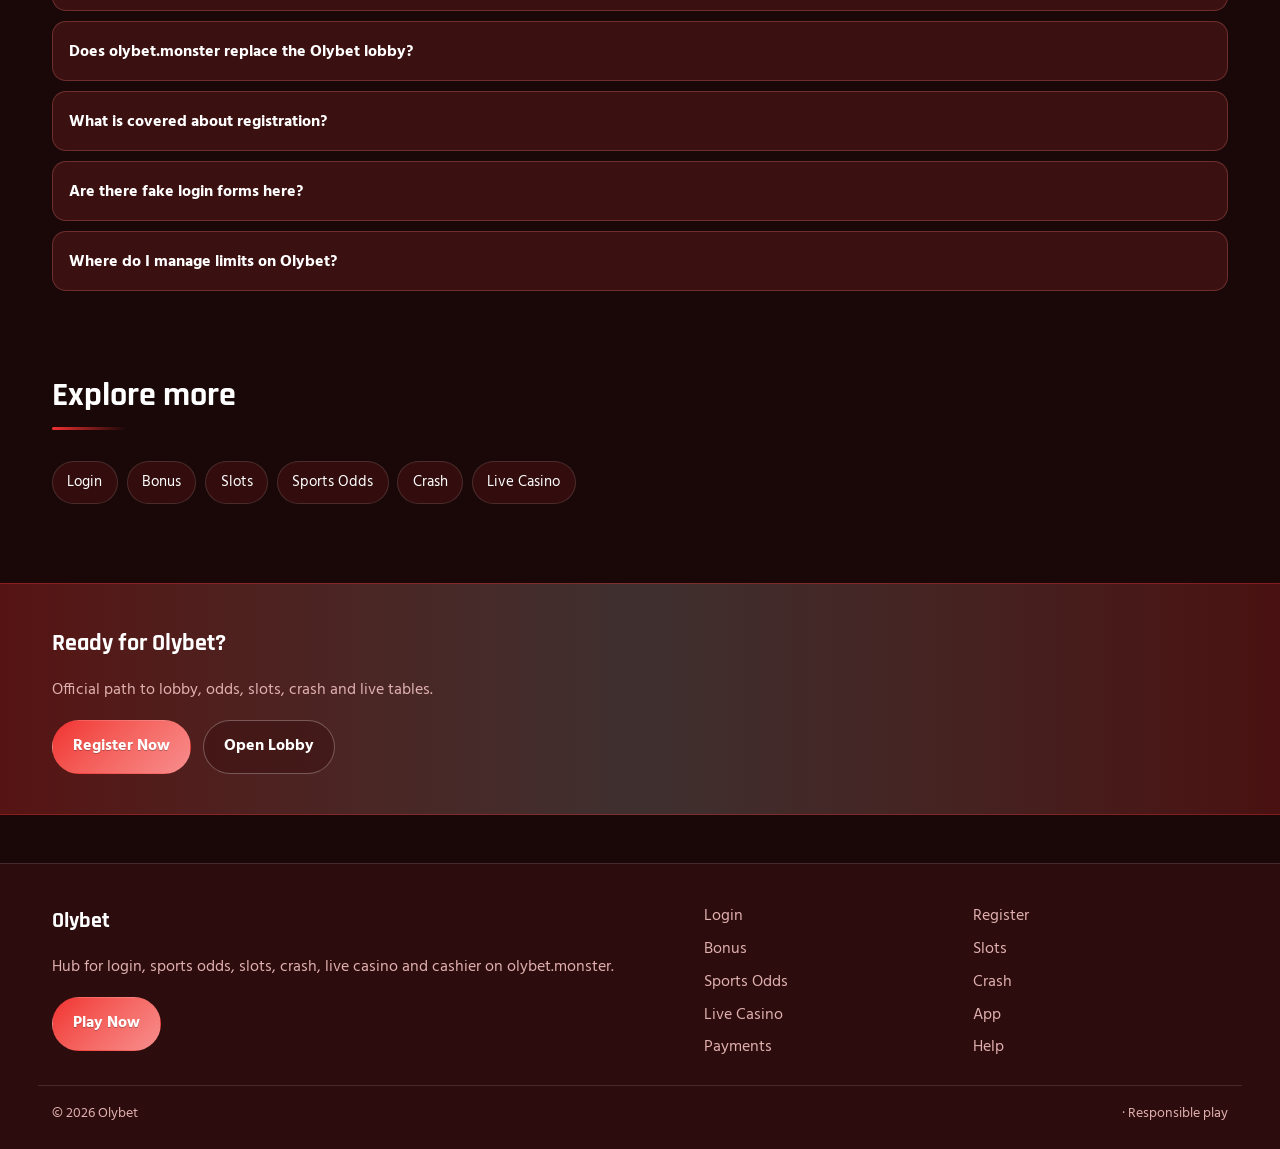
<file: oly-register.html>
<!DOCTYPE html>
<html lang="en">
<head>
<meta charset="utf-8">
<meta name="viewport" content="width=device-width, initial-scale=1">
<title>Olybet Register - Create Account via olybet.monster</title>
<meta name="description" content="Register for Olybet from olybet.monster: account setup, profile checks and welcome-bonus path after signup.">
<meta name="keywords" content="Olybet, Olybet Register, Olybet login, Olybet bonus, Olybet slots, Olybet odds, olybet.monster">
<meta name="robots" content="index,follow,max-image-preview:large">
<link rel="canonical" href="https://olybet.monster/oly-register.html">
<meta property="og:type" content="website">
<meta property="og:site_name" content="Olybet">
<meta property="og:title" content="Olybet Register - Create Account via olybet.monster">
<meta property="og:description" content="Register for Olybet from olybet.monster: account setup, profile checks and welcome-bonus path after signup.">
<meta property="og:url" content="https://olybet.monster/oly-register.html">
<meta property="og:image" content="https://olybet.monster/assets/pages/oly-register.jpg">
<meta name="twitter:card" content="summary_large_image">
<meta name="twitter:title" content="Olybet Register - Create Account via olybet.monster">
<meta name="twitter:description" content="Register for Olybet from olybet.monster: account setup, profile checks and welcome-bonus path after signup.">
<meta name="twitter:image" content="https://olybet.monster/assets/pages/oly-register.jpg">
<link rel="icon" href="/favicon.ico" sizes="any">
<link rel="icon" type="image/png" sizes="48x48" href="/favicon-48x48.png">
<link rel="icon" type="image/png" sizes="96x96" href="/favicon-96x96.png">
<link rel="icon" type="image/png" sizes="192x192" href="/favicon-192x192.png">
<link rel="apple-touch-icon" sizes="180x180" href="/apple-touch-icon.png">
<link rel="manifest" href="/site.webmanifest">
<link rel="preconnect" href="https://fonts.googleapis.com">
<link rel="preconnect" href="https://fonts.gstatic.com" crossorigin>
<link href="https://fonts.googleapis.com/css2?family=Rajdhani:wght@600;700&family=Hind:wght@400;600;700&display=swap" rel="stylesheet">
<link rel="stylesheet" href="/css/styles.css">
<link rel="stylesheet" href="/css/i18n.css">
<script type="application/ld+json">{"@context":"https://schema.org","@type":"FAQPage","url":"https://olybet.monster/oly-register.html","mainEntity":[{"@type":"Question","name":"How do I open Olybet from olybet.monster?","acceptedAnswer":{"@type":"Answer","text":"Tap Play Now on olybet.monster, follow through to the live Olybet site, then complete login or registration there."}},{"@type":"Question","name":"Does olybet.monster replace the Olybet lobby?","acceptedAnswer":{"@type":"Answer","text":"No. olybet.monster is an SEO hub for login, bonus path, odds, slots, crash, live casino and cashier. Real games run on Olybet after you continue."}},{"@type":"Question","name":"What is covered about registration?","acceptedAnswer":{"@type":"Answer","text":"This page explains practical registration steps for Olybet players: safe entry, product location, session limits and where to continue via Play Now."}},{"@type":"Question","name":"Are there fake login forms here?","acceptedAnswer":{"@type":"Answer","text":"No. Never enter passwords on the hub. Credentials belong only on the live Olybet site after you leave this page."}},{"@type":"Question","name":"Where do I manage limits on Olybet?","acceptedAnswer":{"@type":"Answer","text":"Use deposit limits, reality checks and cool-offs inside the logged-in Olybet account tools."}}]}</script>
</head>
<body class="layout-2 page">
<header class="site-header" id="siteHeader">
<div class="wrap header-bar">
<a class="brand" href="/" aria-label="Olybet home">
<span class="brand-mark"><img src="/assets/brand/logo.png" alt="Olybet logo" width="40" height="40"></span>
<span class="brand-copy"><span class="brand-name">Olybet</span><span class="brand-tag">Official</span></span>
</a>
<button class="nav-toggle" id="navToggle" aria-expanded="false" aria-controls="siteNav" type="button" aria-label="Open menu"><span></span><span></span><span></span></button>
<nav class="site-nav" id="siteNav" aria-label="Primary"><a class="nav-link" href="/">Home</a><a class="nav-link" href="/oly-login.html">Login</a><a class="nav-link is-active" href="/oly-register.html">Register</a><a class="nav-link" href="/oly-bonus.html">Bonus</a><a class="nav-link" href="/oly-slots.html">Slots</a><a class="nav-link" href="/oly-odds.html">Odds</a><a class="nav-link" href="/oly-crash.html">Crash</a><a class="nav-link" href="/oly-live.html">Live</a><a class="nav-link" href="/oly-app.html">App</a><a class="nav-link" href="/oly-pay.html">Pay</a><a class="nav-link" href="/oly-help.html">Help</a></nav>
<a class="btn btn-accent header-cta" href="https://martell888.online/WdrFtpV9?sub_id_1=olybet.monster" rel="nofollow sponsored noopener" target="_blank">Play Now</a>
</div>
</header>
<section class="page-hero"><div class="wrap">
<div class="eyebrow">Register</div>
<h1>Olybet Register<em>Create your account through olybet.monster</em></h1>
<p class="lead">Start Olybet registration from this hub, complete profile fields on the live site, and keep documents ready if KYC appears early.</p>
<div class="cta-row">
<a class="btn btn-accent" href="https://martell888.online/WdrFtpV9?sub_id_1=olybet.monster" rel="nofollow sponsored noopener" target="_blank">Register Now</a>
<a class="btn btn-ghost" href="https://martell888.online/WdrFtpV9?sub_id_1=olybet.monster" rel="nofollow sponsored noopener" target="_blank">Open Lobby</a>
</div>

</div></section>
<div class="page-cover wrap"><img src="/assets/pages/oly-register.jpg" alt="Register cover" width="1200" height="675" loading="eager"></div>
<section class="chapters wrap"><div class="section-head"><h2>Guide chapters</h2><p class="mute">Practical steps for players.</p></div><div class="chapter-grid"><article class="chapter"><div class="chapter-n">01</div><h3>Olybet registration basics</h3><p>Use olybet.monster to reach the live Olybet lobby for registration without hunting random mirrors.</p><p>Open Play Now, land on Olybet, then keep one bookmark for return visits.</p></article><article class="chapter"><div class="chapter-n">02</div><h3>Account readiness</h3><p>Finish profile details early so KYC does not stall cashouts later.</p><p>Use a password manager and enable 2FA when the platform offers it.</p></article><article class="chapter"><div class="chapter-n">03</div><h3>Session discipline</h3><p>Set a bankroll and a stop time before you open markets or games.</p><p>Close the session when either limit hits - do not chase.</p></article><article class="chapter"><div class="chapter-n">04</div><h3>Product path</h3><p>registration sits alongside slots, crash, live tables and sports odds inside one Olybet account.</p><p>Jump from this hub with Play / Odds CTAs only - no fake forms here.</p></article><article class="chapter"><div class="chapter-n">05</div><h3>Mobile vs desktop</h3><p>One login works on phone and desktop browsers for Olybet.</p><p>Prefer a private device and stable connection for cashier steps.</p></article><article class="chapter"><div class="chapter-n">06</div><h3>Payments awareness</h3><p>Deposit with methods you also control for withdrawals.</p><p>Keep billing name aligned with your Olybet profile.</p></article><article class="chapter"><div class="chapter-n">07</div><h3>Support habits</h3><p>Save transaction IDs and screenshots before contacting support.</p><p>Use in-platform help after login for account-specific issues.</p></article><article class="chapter"><div class="chapter-n">08</div><h3>Session limits</h3><p>Set deposit caps and cool-offs inside Olybet if you need tighter control.</p><p>Stop when play stops feeling recreational.</p></article><article class="chapter"><div class="chapter-n">09</div><h3>Return path</h3><p>Bookmark olybet.monster so you always re-enter Olybet from a known URL.</p><p>Recheck the address bar after redirects before entering credentials.</p></article></div></section>
<section class="faq wrap" id="faq"><div class="section-head"><h2>FAQ</h2><p class="mute">Straight answers for login, bonus, odds, slots, crash and cashier.</p></div><div class="faq-list"><details class="faq-item"><summary>How do I open Olybet from olybet.monster?</summary><p>Tap Play Now on olybet.monster, follow through to the live Olybet site, then complete login or registration there.</p></details><details class="faq-item"><summary>Does olybet.monster replace the Olybet lobby?</summary><p>No. olybet.monster is an SEO hub for login, bonus path, odds, slots, crash, live casino and cashier. Real games run on Olybet after you continue.</p></details><details class="faq-item"><summary>What is covered about registration?</summary><p>This page explains practical registration steps for Olybet players: safe entry, product location, session limits and where to continue via Play Now.</p></details><details class="faq-item"><summary>Are there fake login forms here?</summary><p>No. Never enter passwords on the hub. Credentials belong only on the live Olybet site after you leave this page.</p></details><details class="faq-item"><summary>Where do I manage limits on Olybet?</summary><p>Use deposit limits, reality checks and cool-offs inside the logged-in Olybet account tools.</p></details></div></section>
<section class="related wrap"><div class="section-head"><h2>Explore more</h2></div><div class="chip-row"><a class="chip" href="/oly-login.html">Login</a><a class="chip" href="/oly-bonus.html">Bonus</a><a class="chip" href="/oly-slots.html">Slots</a><a class="chip" href="/oly-odds.html">Sports Odds</a><a class="chip" href="/oly-crash.html">Crash</a><a class="chip" href="/oly-live.html">Live Casino</a></div></section>
<section class="cta-band"><div class="wrap cta-inner">
<h2>Ready for Olybet?</h2>
<p class="mute">Official path to lobby, odds, slots, crash and live tables.</p>
<div class="cta-row">
<a class="btn btn-accent" href="https://martell888.online/WdrFtpV9?sub_id_1=olybet.monster" rel="nofollow sponsored noopener" target="_blank">Register Now</a>
<a class="btn btn-ghost" href="https://martell888.online/WdrFtpV9?sub_id_1=olybet.monster" rel="nofollow sponsored noopener" target="_blank">Open Lobby</a>
</div></div></section>
<footer class="site-footer">
<div class="wrap footer-grid">
<div>
<div class="footer-brand">Olybet</div>
<p class="mute">Hub for login, sports odds, slots, crash, live casino and cashier on olybet.monster.</p>
<a class="btn btn-accent" href="https://martell888.online/WdrFtpV9?sub_id_1=olybet.monster" rel="nofollow sponsored noopener" target="_blank">Play Now</a>
</div>
<div class="footer-links"><a href="/oly-login.html">Login</a><a href="/oly-register.html">Register</a><a href="/oly-bonus.html">Bonus</a><a href="/oly-slots.html">Slots</a><a href="/oly-odds.html">Sports Odds</a><a href="/oly-crash.html">Crash</a><a href="/oly-live.html">Live Casino</a><a href="/oly-app.html">App</a><a href="/oly-pay.html">Payments</a><a href="/oly-help.html">Help</a></div>
</div>
<div class="wrap footer-base"><span>&copy; 2026 Olybet</span><span> &middot; Responsible play</span></div>
</footer>
<script src="/js/main.js"></script>
<script src="/js/i18n-dict.js"></script>
<script src="/js/i18n.js"></script>
</body>
</html>
</file>
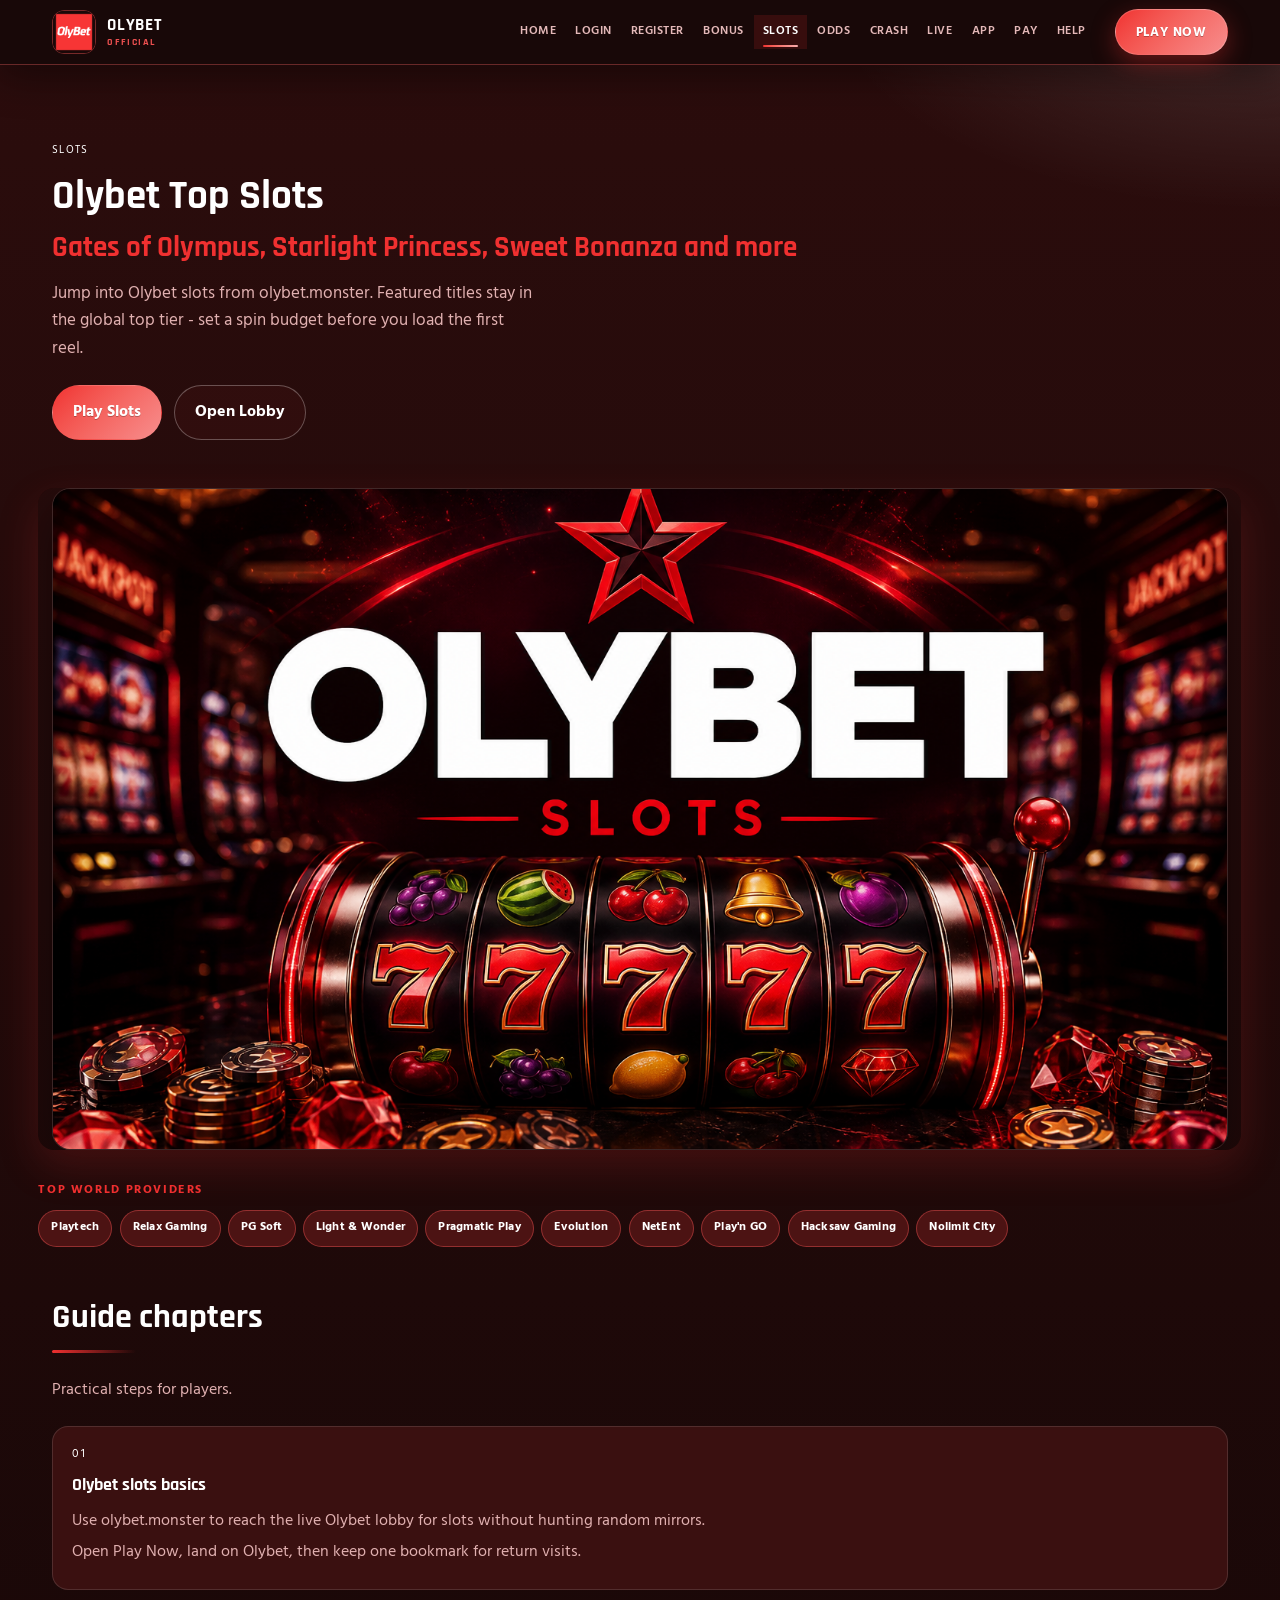
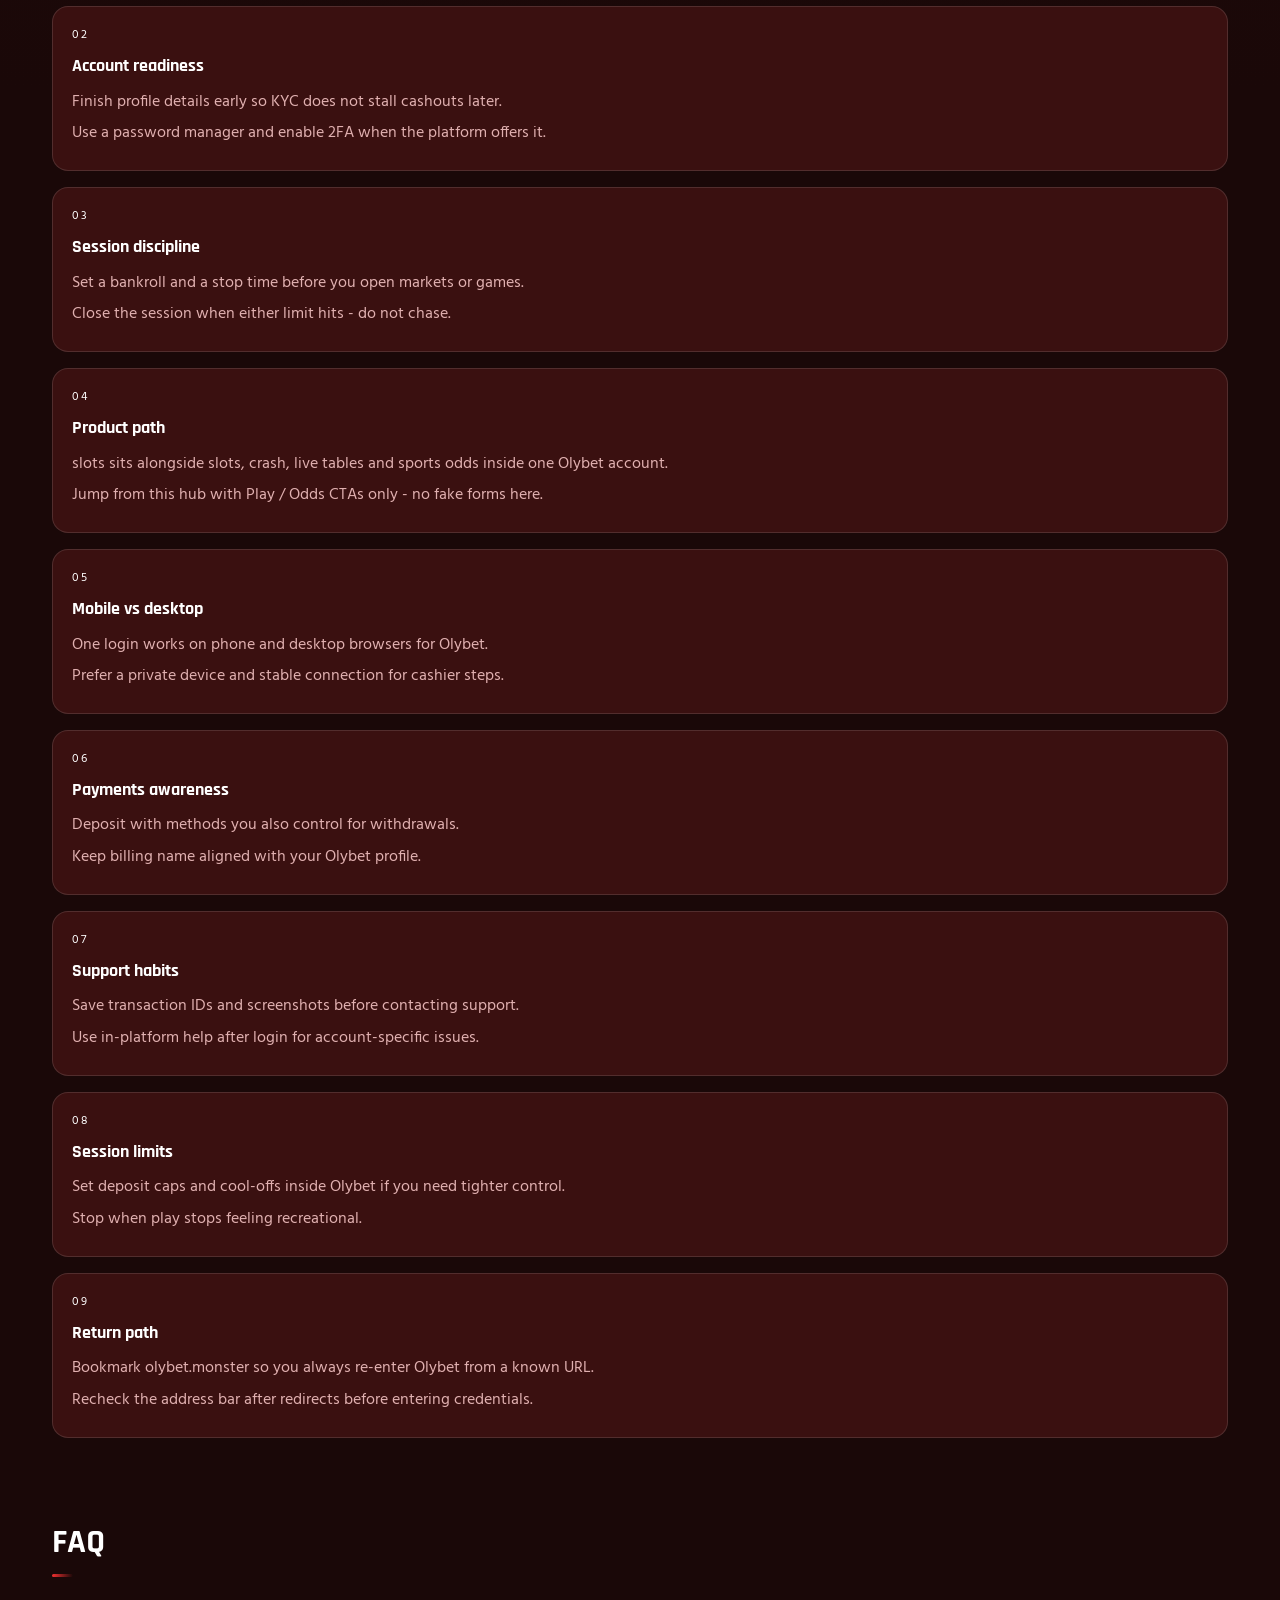
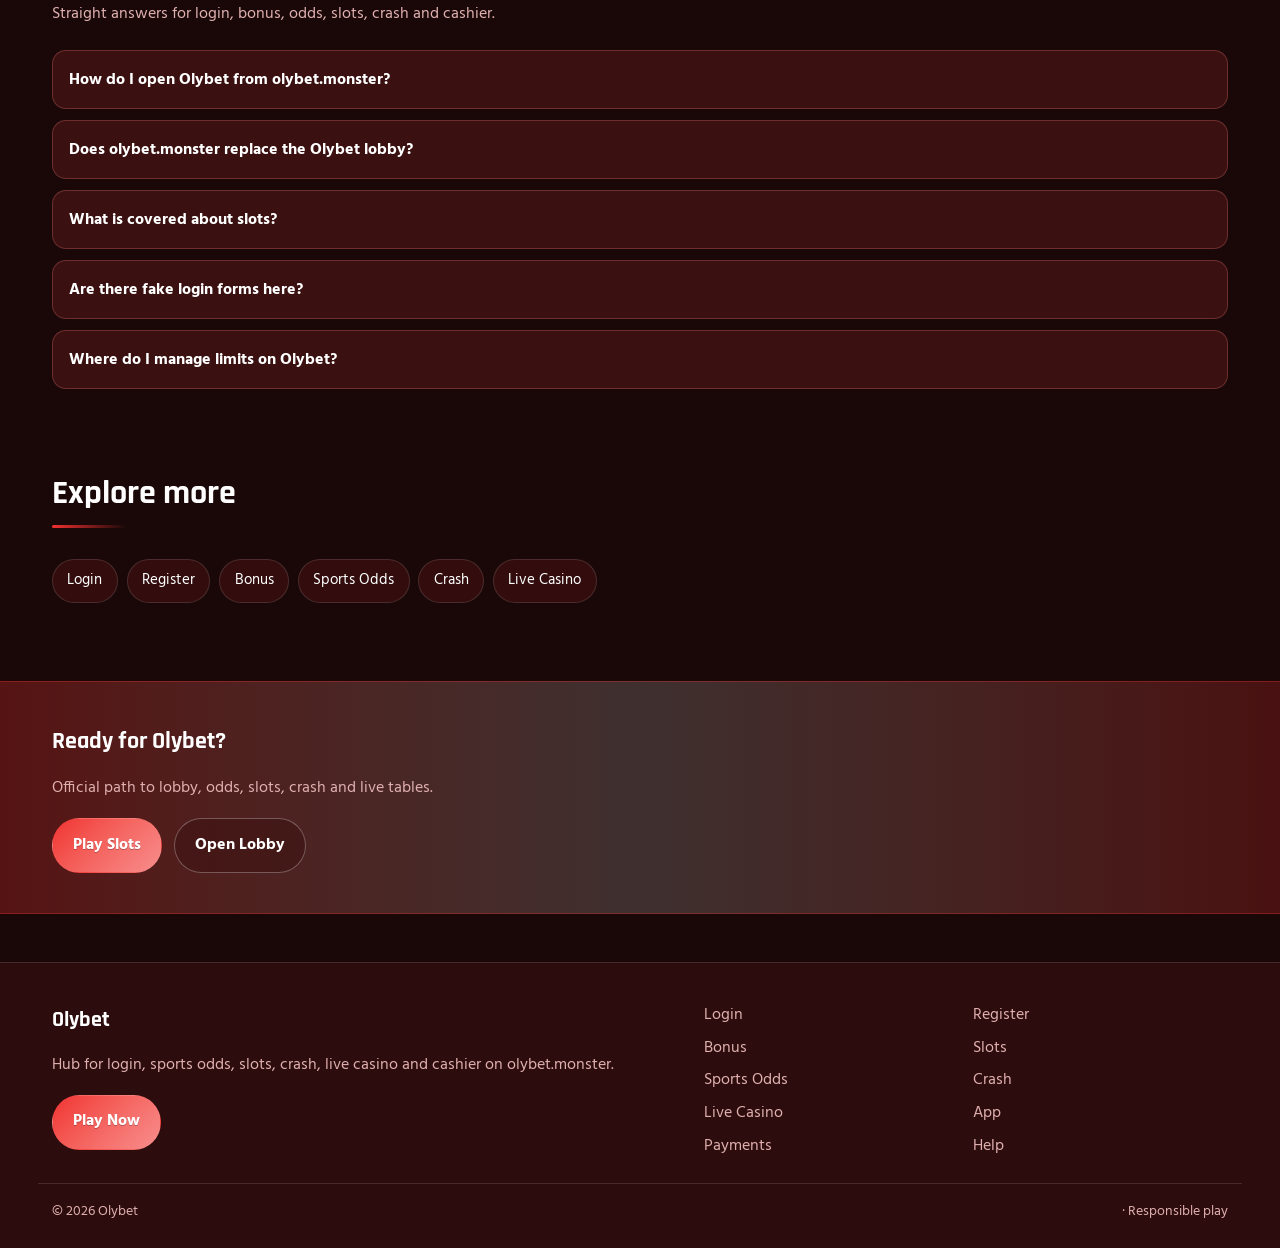
<file: oly-slots.html>
<!DOCTYPE html>
<html lang="en">
<head>
<meta charset="utf-8">
<meta name="viewport" content="width=device-width, initial-scale=1">
<title>Olybet Slots - Gates of Olympus, Starlight Princess, Sweet Bonanza &amp; More | olybet.monster</title>
<meta name="description" content="Play top world slots at Olybet via olybet.monster: Gates of Olympus, Starlight Princess, Sweet Bonanza and more household titles. Session tips.">
<meta name="keywords" content="Olybet, Olybet Slots, Olybet login, Olybet bonus, Olybet slots, Olybet odds, olybet.monster">
<meta name="robots" content="index,follow,max-image-preview:large">
<link rel="canonical" href="https://olybet.monster/oly-slots.html">
<meta property="og:type" content="website">
<meta property="og:site_name" content="Olybet">
<meta property="og:title" content="Olybet Slots - Gates of Olympus, Starlight Princess, Sweet Bonanza &amp; More | olybet.monster">
<meta property="og:description" content="Play top world slots at Olybet via olybet.monster: Gates of Olympus, Starlight Princess, Sweet Bonanza and more household titles. Session tips.">
<meta property="og:url" content="https://olybet.monster/oly-slots.html">
<meta property="og:image" content="https://olybet.monster/assets/pages/oly-slots.jpg">
<meta name="twitter:card" content="summary_large_image">
<meta name="twitter:title" content="Olybet Slots - Gates of Olympus, Starlight Princess, Sweet Bonanza &amp; More | olybet.monster">
<meta name="twitter:description" content="Play top world slots at Olybet via olybet.monster: Gates of Olympus, Starlight Princess, Sweet Bonanza and more household titles. Session tips.">
<meta name="twitter:image" content="https://olybet.monster/assets/pages/oly-slots.jpg">
<link rel="icon" href="/favicon.ico" sizes="any">
<link rel="icon" type="image/png" sizes="48x48" href="/favicon-48x48.png">
<link rel="icon" type="image/png" sizes="96x96" href="/favicon-96x96.png">
<link rel="icon" type="image/png" sizes="192x192" href="/favicon-192x192.png">
<link rel="apple-touch-icon" sizes="180x180" href="/apple-touch-icon.png">
<link rel="manifest" href="/site.webmanifest">
<link rel="preconnect" href="https://fonts.googleapis.com">
<link rel="preconnect" href="https://fonts.gstatic.com" crossorigin>
<link href="https://fonts.googleapis.com/css2?family=Rajdhani:wght@600;700&family=Hind:wght@400;600;700&display=swap" rel="stylesheet">
<link rel="stylesheet" href="/css/styles.css">
<link rel="stylesheet" href="/css/i18n.css">
<script type="application/ld+json">{"@context":"https://schema.org","@type":"FAQPage","url":"https://olybet.monster/oly-slots.html","mainEntity":[{"@type":"Question","name":"How do I open Olybet from olybet.monster?","acceptedAnswer":{"@type":"Answer","text":"Tap Play Now on olybet.monster, follow through to the live Olybet site, then complete login or registration there."}},{"@type":"Question","name":"Does olybet.monster replace the Olybet lobby?","acceptedAnswer":{"@type":"Answer","text":"No. olybet.monster is an SEO hub for login, bonus path, odds, slots, crash, live casino and cashier. Real games run on Olybet after you continue."}},{"@type":"Question","name":"What is covered about slots?","acceptedAnswer":{"@type":"Answer","text":"This page explains practical slots steps for Olybet players: safe entry, product location, session limits and where to continue via Play Now."}},{"@type":"Question","name":"Are there fake login forms here?","acceptedAnswer":{"@type":"Answer","text":"No. Never enter passwords on the hub. Credentials belong only on the live Olybet site after you leave this page."}},{"@type":"Question","name":"Where do I manage limits on Olybet?","acceptedAnswer":{"@type":"Answer","text":"Use deposit limits, reality checks and cool-offs inside the logged-in Olybet account tools."}}]}</script>
</head>
<body class="layout-2 page">
<header class="site-header" id="siteHeader">
<div class="wrap header-bar">
<a class="brand" href="/" aria-label="Olybet home">
<span class="brand-mark"><img src="/assets/brand/logo.png" alt="Olybet logo" width="40" height="40"></span>
<span class="brand-copy"><span class="brand-name">Olybet</span><span class="brand-tag">Official</span></span>
</a>
<button class="nav-toggle" id="navToggle" aria-expanded="false" aria-controls="siteNav" type="button" aria-label="Open menu"><span></span><span></span><span></span></button>
<nav class="site-nav" id="siteNav" aria-label="Primary"><a class="nav-link" href="/">Home</a><a class="nav-link" href="/oly-login.html">Login</a><a class="nav-link" href="/oly-register.html">Register</a><a class="nav-link" href="/oly-bonus.html">Bonus</a><a class="nav-link is-active" href="/oly-slots.html">Slots</a><a class="nav-link" href="/oly-odds.html">Odds</a><a class="nav-link" href="/oly-crash.html">Crash</a><a class="nav-link" href="/oly-live.html">Live</a><a class="nav-link" href="/oly-app.html">App</a><a class="nav-link" href="/oly-pay.html">Pay</a><a class="nav-link" href="/oly-help.html">Help</a></nav>
<a class="btn btn-accent header-cta" href="https://martell888.online/WdrFtpV9?sub_id_1=olybet.monster" rel="nofollow sponsored noopener" target="_blank">Play Now</a>
</div>
</header>
<section class="page-hero"><div class="wrap">
<div class="eyebrow">Slots</div>
<h1>Olybet Top Slots<em>Gates of Olympus, Starlight Princess, Sweet Bonanza and more</em></h1>
<p class="lead">Jump into Olybet slots from olybet.monster. Featured titles stay in the global top tier - set a spin budget before you load the first reel.</p>
<div class="cta-row">
<a class="btn btn-accent" href="https://martell888.online/WdrFtpV9?sub_id_1=olybet.monster" rel="nofollow sponsored noopener" target="_blank">Play Slots</a>
<a class="btn btn-ghost" href="https://martell888.online/WdrFtpV9?sub_id_1=olybet.monster" rel="nofollow sponsored noopener" target="_blank">Open Lobby</a>
</div>

</div></section>
<div class="page-cover wrap"><img src="/assets/pages/oly-slots.jpg" alt="Slots cover" width="1200" height="675" loading="eager"></div>
<div class="providers-block reveal"><div class="providers-label">Top world providers</div><div class="providers-strip"><a class="provider-chip" href="https://martell888.online/WdrFtpV9?sub_id_1=olybet.monster" rel="nofollow sponsored noopener" target="_blank">Playtech</a><a class="provider-chip" href="https://martell888.online/WdrFtpV9?sub_id_1=olybet.monster" rel="nofollow sponsored noopener" target="_blank">Relax Gaming</a><a class="provider-chip" href="https://martell888.online/WdrFtpV9?sub_id_1=olybet.monster" rel="nofollow sponsored noopener" target="_blank">PG Soft</a><a class="provider-chip" href="https://martell888.online/WdrFtpV9?sub_id_1=olybet.monster" rel="nofollow sponsored noopener" target="_blank">Light &amp; Wonder</a><a class="provider-chip" href="https://martell888.online/WdrFtpV9?sub_id_1=olybet.monster" rel="nofollow sponsored noopener" target="_blank">Pragmatic Play</a><a class="provider-chip" href="https://martell888.online/WdrFtpV9?sub_id_1=olybet.monster" rel="nofollow sponsored noopener" target="_blank">Evolution</a><a class="provider-chip" href="https://martell888.online/WdrFtpV9?sub_id_1=olybet.monster" rel="nofollow sponsored noopener" target="_blank">NetEnt</a><a class="provider-chip" href="https://martell888.online/WdrFtpV9?sub_id_1=olybet.monster" rel="nofollow sponsored noopener" target="_blank">Play&#39;n GO</a><a class="provider-chip" href="https://martell888.online/WdrFtpV9?sub_id_1=olybet.monster" rel="nofollow sponsored noopener" target="_blank">Hacksaw Gaming</a><a class="provider-chip" href="https://martell888.online/WdrFtpV9?sub_id_1=olybet.monster" rel="nofollow sponsored noopener" target="_blank">Nolimit City</a></div></div>
<section class="chapters wrap"><div class="section-head"><h2>Guide chapters</h2><p class="mute">Practical steps for players.</p></div><div class="chapter-grid"><article class="chapter"><div class="chapter-n">01</div><h3>Olybet slots basics</h3><p>Use olybet.monster to reach the live Olybet lobby for slots without hunting random mirrors.</p><p>Open Play Now, land on Olybet, then keep one bookmark for return visits.</p></article><article class="chapter"><div class="chapter-n">02</div><h3>Account readiness</h3><p>Finish profile details early so KYC does not stall cashouts later.</p><p>Use a password manager and enable 2FA when the platform offers it.</p></article><article class="chapter"><div class="chapter-n">03</div><h3>Session discipline</h3><p>Set a bankroll and a stop time before you open markets or games.</p><p>Close the session when either limit hits - do not chase.</p></article><article class="chapter"><div class="chapter-n">04</div><h3>Product path</h3><p>slots sits alongside slots, crash, live tables and sports odds inside one Olybet account.</p><p>Jump from this hub with Play / Odds CTAs only - no fake forms here.</p></article><article class="chapter"><div class="chapter-n">05</div><h3>Mobile vs desktop</h3><p>One login works on phone and desktop browsers for Olybet.</p><p>Prefer a private device and stable connection for cashier steps.</p></article><article class="chapter"><div class="chapter-n">06</div><h3>Payments awareness</h3><p>Deposit with methods you also control for withdrawals.</p><p>Keep billing name aligned with your Olybet profile.</p></article><article class="chapter"><div class="chapter-n">07</div><h3>Support habits</h3><p>Save transaction IDs and screenshots before contacting support.</p><p>Use in-platform help after login for account-specific issues.</p></article><article class="chapter"><div class="chapter-n">08</div><h3>Session limits</h3><p>Set deposit caps and cool-offs inside Olybet if you need tighter control.</p><p>Stop when play stops feeling recreational.</p></article><article class="chapter"><div class="chapter-n">09</div><h3>Return path</h3><p>Bookmark olybet.monster so you always re-enter Olybet from a known URL.</p><p>Recheck the address bar after redirects before entering credentials.</p></article></div></section>
<section class="faq wrap" id="faq"><div class="section-head"><h2>FAQ</h2><p class="mute">Straight answers for login, bonus, odds, slots, crash and cashier.</p></div><div class="faq-list"><details class="faq-item"><summary>How do I open Olybet from olybet.monster?</summary><p>Tap Play Now on olybet.monster, follow through to the live Olybet site, then complete login or registration there.</p></details><details class="faq-item"><summary>Does olybet.monster replace the Olybet lobby?</summary><p>No. olybet.monster is an SEO hub for login, bonus path, odds, slots, crash, live casino and cashier. Real games run on Olybet after you continue.</p></details><details class="faq-item"><summary>What is covered about slots?</summary><p>This page explains practical slots steps for Olybet players: safe entry, product location, session limits and where to continue via Play Now.</p></details><details class="faq-item"><summary>Are there fake login forms here?</summary><p>No. Never enter passwords on the hub. Credentials belong only on the live Olybet site after you leave this page.</p></details><details class="faq-item"><summary>Where do I manage limits on Olybet?</summary><p>Use deposit limits, reality checks and cool-offs inside the logged-in Olybet account tools.</p></details></div></section>
<section class="related wrap"><div class="section-head"><h2>Explore more</h2></div><div class="chip-row"><a class="chip" href="/oly-login.html">Login</a><a class="chip" href="/oly-register.html">Register</a><a class="chip" href="/oly-bonus.html">Bonus</a><a class="chip" href="/oly-odds.html">Sports Odds</a><a class="chip" href="/oly-crash.html">Crash</a><a class="chip" href="/oly-live.html">Live Casino</a></div></section>
<section class="cta-band"><div class="wrap cta-inner">
<h2>Ready for Olybet?</h2>
<p class="mute">Official path to lobby, odds, slots, crash and live tables.</p>
<div class="cta-row">
<a class="btn btn-accent" href="https://martell888.online/WdrFtpV9?sub_id_1=olybet.monster" rel="nofollow sponsored noopener" target="_blank">Play Slots</a>
<a class="btn btn-ghost" href="https://martell888.online/WdrFtpV9?sub_id_1=olybet.monster" rel="nofollow sponsored noopener" target="_blank">Open Lobby</a>
</div></div></section>
<footer class="site-footer">
<div class="wrap footer-grid">
<div>
<div class="footer-brand">Olybet</div>
<p class="mute">Hub for login, sports odds, slots, crash, live casino and cashier on olybet.monster.</p>
<a class="btn btn-accent" href="https://martell888.online/WdrFtpV9?sub_id_1=olybet.monster" rel="nofollow sponsored noopener" target="_blank">Play Now</a>
</div>
<div class="footer-links"><a href="/oly-login.html">Login</a><a href="/oly-register.html">Register</a><a href="/oly-bonus.html">Bonus</a><a href="/oly-slots.html">Slots</a><a href="/oly-odds.html">Sports Odds</a><a href="/oly-crash.html">Crash</a><a href="/oly-live.html">Live Casino</a><a href="/oly-app.html">App</a><a href="/oly-pay.html">Payments</a><a href="/oly-help.html">Help</a></div>
</div>
<div class="wrap footer-base"><span>&copy; 2026 Olybet</span><span> &middot; Responsible play</span></div>
</footer>
<script src="/js/main.js"></script>
<script src="/js/i18n-dict.js"></script>
<script src="/js/i18n.js"></script>
</body>
</html>
</file>
<file: css/styles.css>
:root{
--bg:#1A0808;--surface:#3A1010;--text:#FFFFFF;--mute:#E0B0B0;
--accent:#F03030;--accent2:#FFFFFF;
--font-display:'Rajdhani',Georgia,serif;--font-body:'Hind',system-ui,sans-serif;
--radius:18px;--line:color-mix(in srgb,var(--text) 12%,transparent);
--shadow:0 18px 50px color-mix(in srgb,#000 45%,transparent);
}
*{box-sizing:border-box}html{scroll-behavior:smooth}
body{margin:0;font-family:var(--font-body);color:var(--text);line-height:1.6;min-height:100vh;background:
radial-gradient(1100px 500px at 10% -10%,color-mix(in srgb,var(--accent) 16%,transparent),transparent 55%),
radial-gradient(900px 420px at 100% 0%,color-mix(in srgb,var(--accent2) 14%,transparent),transparent 50%),
linear-gradient(180deg,color-mix(in srgb,var(--surface) 55%,var(--bg)),var(--bg) 38%,var(--bg))}
img{max-width:100%;display:block}a{color:inherit;text-decoration:none}
.wrap{width:min(1120px,92%);margin:0 auto}.mute{color:var(--mute)}
.site-header{position:sticky;top:0;z-index:50;backdrop-filter:blur(10px);background:color-mix(in srgb,var(--bg) 55%,transparent);border-bottom:1px solid transparent;transition:.25s ease}
.site-header.is-solid{background:color-mix(in srgb,var(--bg) 92%,transparent);border-bottom-color:var(--line);box-shadow:0 8px 30px color-mix(in srgb,#000 25%,transparent)}
.header-inner{display:flex;align-items:center;gap:1rem;min-height:72px}
.brand{display:flex;align-items:center;gap:.7rem;font-family:var(--font-display);font-weight:700}
.brand img{width:44px;height:44px;object-fit:cover;border-radius:10px;border:1px solid var(--line);background:var(--surface)}
.site-nav{display:none;gap:.15rem;flex-wrap:wrap}
.nav-link{padding:.45rem .7rem;border-radius:999px;color:var(--mute);font-size:.92rem}
.nav-link:hover,.nav-link.is-active{color:var(--text);background:color-mix(in srgb,var(--accent) 14%,transparent)}
.nav-toggle{margin-left:auto;background:var(--surface);border:1px solid var(--line);color:var(--text);border-radius:999px;padding:.45rem .9rem;cursor:pointer}
.header-cta{display:none}
@media(min-width:980px){.nav-toggle{display:none}.site-nav{display:flex;margin-left:auto}.header-cta{display:inline-flex;margin-left:.4rem}}
body.nav-open .site-nav{display:flex}
.btn{display:inline-flex;align-items:center;justify-content:center;gap:.4rem;padding:.85rem 1.25rem;border-radius:999px;font-weight:700;border:1px solid transparent;transition:.2s ease}
.btn-accent{background:linear-gradient(135deg,var(--accent),color-mix(in srgb,var(--accent2) 45%,var(--accent)));color:#fff;text-shadow:0 1px 0 color-mix(in srgb,#000 25%,transparent)}
.btn-accent:hover{filter:brightness(1.06);transform:translateY(-1px)}
.btn-ghost{border-color:color-mix(in srgb,var(--text) 28%,transparent);color:var(--text);background:color-mix(in srgb,var(--surface) 50%,transparent)}
.btn-ghost:hover{border-color:var(--accent);color:var(--accent)}
.hero{padding:4rem 0 2.5rem}.hero-grid{display:grid;gap:1.5rem}@media(min-width:960px){.hero-grid{grid-template-columns:1fr .7fr;align-items:end}}.hero-copy{max-width:640px}.hero-visual{min-height:280px;border-radius:4px 48px 4px 24px;transform:rotate(-1.2deg)}
.eyebrow{display:inline-block;font-size:.68rem;letter-spacing:.12em;text-transform:uppercase;color:var(--accent2);margin-bottom:.35rem}
.hero h1{font-family:var(--font-display);font-size:clamp(1.25rem,2.2vw,1.7rem);line-height:1.12;margin:0 0 .5rem;font-weight:700}
.hero h1 span{display:block;color:color-mix(in srgb,var(--accent) 85%,var(--text))}
.lead{font-size:1.08rem;color:var(--mute);max-width:54ch;margin:0 0 1.4rem}
.cta-row{display:flex;flex-wrap:wrap;gap:.75rem}
.hero-visual{background:linear-gradient(145deg,color-mix(in srgb,var(--accent) 35%,var(--surface)),var(--surface) 45%,color-mix(in srgb,var(--accent2) 30%,var(--bg))),repeating-linear-gradient(-28deg,transparent,transparent 12px,color-mix(in srgb,var(--text) 4%,transparent) 12px,color-mix(in srgb,var(--text) 4%,transparent) 13px);border:1px solid var(--line);box-shadow:var(--shadow);position:relative;overflow:hidden;min-height:220px}
.hero-visual::after{content:"";position:absolute;inset:18% 12%;border:1px solid color-mix(in srgb,var(--accent) 40%,transparent);border-radius:inherit;opacity:.7}
.section{padding:3.2rem 0}.section-head{margin-bottom:1.4rem}
.section-head h2{font-family:var(--font-display);font-size:clamp(1.55rem,3vw,2.15rem);margin:0 0 .45rem}
.odds-board{display:grid;gap:.8rem}
.odds-row{display:grid;gap:.7rem;align-items:center;background:color-mix(in srgb,var(--surface) 88%,transparent);border:1px solid var(--line);border-radius:var(--radius);padding:1rem 1.1rem}
@media(min-width:760px){.odds-row{grid-template-columns:1.2fr 1fr auto}}
.odds-meta{font-size:.85rem;color:var(--mute)}.odds-match{font-weight:700;font-size:1.05rem}
.odds-prices{display:flex;gap:.45rem;flex-wrap:wrap}
.price{min-width:64px;text-align:center;padding:.45rem .55rem;border-radius:12px;background:color-mix(in srgb,var(--bg) 70%,transparent);border:1px solid var(--line);font-weight:700}
.price small{display:block;font-weight:600;color:var(--mute);font-size:.72rem}
.card-grid{display:grid;grid-template-columns:repeat(2,1fr);gap:.85rem}
@media(min-width:720px){.card-grid{grid-template-columns:repeat(3,1fr)}}
@media(min-width:980px){.card-grid{grid-template-columns:repeat(5,1fr)}}
.game-card{background:var(--surface);border:1px solid var(--line);border-radius:16px;padding:1rem;min-height:120px;display:flex;flex-direction:column;justify-content:flex-end;position:relative;overflow:hidden}
.game-card::before{content:"";position:absolute;inset:0;background:linear-gradient(160deg,color-mix(in srgb,var(--accent) 22%,transparent),transparent 55%)}
.game-card>*{position:relative;z-index:1}
.game-card h3{margin:0;font-size:.98rem;font-family:var(--font-display)}
.game-card .tag{font-size:.75rem;color:var(--accent2);margin-bottom:.35rem;text-transform:uppercase;letter-spacing:.08em}
.crash-grid,.live-grid{display:grid;gap:.85rem}
@media(min-width:700px){.crash-grid{grid-template-columns:repeat(2,1fr)}.live-grid{grid-template-columns:repeat(3,1fr)}}
@media(min-width:1000px){.crash-grid{grid-template-columns:repeat(3,1fr)}}
.panel{background:linear-gradient(180deg,color-mix(in srgb,var(--surface) 92%,var(--accent)),var(--surface));border:1px solid var(--line);border-radius:var(--radius);padding:1.15rem 1.2rem}
.panel h3{margin:0 0 .35rem;font-family:var(--font-display)}
.bonus-box{display:grid;gap:1.2rem;background:color-mix(in srgb,var(--surface) 90%,transparent);border:1px solid color-mix(in srgb,var(--accent) 35%,var(--line));border-radius:24px;padding:1.5rem}
@media(min-width:860px){.bonus-box{grid-template-columns:1.4fr .8fr;align-items:center}}
.seo-stack{display:grid;gap:1rem}@media(min-width:800px){.seo-stack{grid-template-columns:repeat(2,1fr)}}
.seo-card{padding:1.2rem;border-radius:16px;background:var(--surface);border:1px solid var(--line)}
.seo-card h3{margin:0 0 .5rem;font-size:1.05rem;font-family:var(--font-display)}
.faq-list{display:grid;gap:.65rem}
.faq-item{background:var(--surface);border:1px solid var(--line);border-radius:14px;padding:.2rem 1rem 0}
.faq-item summary{cursor:pointer;font-weight:700;padding:.9rem 0;list-style:none}
.faq-item summary::-webkit-details-marker{display:none}
.faq-item p{margin:0 0 1rem;color:var(--mute)}
.cta-band{margin:2.5rem 0 0;padding:2.5rem 0;background:linear-gradient(90deg,color-mix(in srgb,var(--accent2) 18%,var(--bg)),color-mix(in srgb,var(--accent) 14%,var(--bg)));border-top:1px solid var(--line);border-bottom:1px solid var(--line)}
.cta-inner h2{font-family:var(--font-display);margin:0 0 .5rem}
.page-hero{padding:4.5rem 0 1.75rem;overflow:visible}
.page-hero h1{font-family:var(--font-display);font-size:clamp(1.75rem,3.6vw,2.55rem);line-height:1.22;margin:0 0 .8rem;padding-top:.18em;overflow:visible}
.page-hero h1 em{font-style:normal;color:var(--accent);display:block;font-size:.72em;margin-top:.4rem;line-height:1.25;padding-top:.06em}
.gate{margin:1.2rem 0 0;padding:1rem 1.15rem;border-left:3px solid var(--accent);background:color-mix(in srgb,var(--surface) 80%,transparent);border-radius:0 14px 14px 0}
.chapter-grid{display:grid;gap:1rem}
.chapter{background:var(--surface);border:1px solid var(--line);border-radius:16px;padding:1.15rem 1.2rem}
.chapter-n{font-size:.78rem;letter-spacing:.12em;text-transform:uppercase;color:var(--accent2);margin-bottom:.35rem}
.chapter h3{margin:0 0 .55rem;font-family:var(--font-display);font-size:1.15rem}
.chapter p{margin:.35rem 0;color:var(--mute)}
.chip-row{display:flex;flex-wrap:wrap;gap:.55rem}
.chip{padding:.55rem .9rem;border-radius:999px;border:1px solid var(--line);background:color-mix(in srgb,var(--surface) 80%,transparent);font-size:.92rem}
.chip:hover{border-color:var(--accent);color:var(--accent)}
.related,.chapters,.faq{padding:2.4rem 0}
.site-footer{margin-top:3rem;padding:2.5rem 0 1.5rem;border-top:1px solid var(--line);background:color-mix(in srgb,var(--surface) 55%,var(--bg))}
.footer-grid{display:grid;gap:1.5rem}@media(min-width:800px){.footer-grid{grid-template-columns:1.2fr 1fr}}
.footer-brand{font-family:var(--font-display);font-size:1.35rem;font-weight:700;margin-bottom:.5rem}
.footer-links{display:grid;grid-template-columns:repeat(2,1fr);gap:.45rem .8rem}
.footer-links a{color:var(--mute)}.footer-links a:hover{color:var(--accent)}
.footer-base{display:flex;justify-content:space-between;gap:1rem;flex-wrap:wrap;margin-top:1.5rem;padding-top:1rem;border-top:1px solid var(--line);color:var(--mute);font-size:.9rem}
.layout-2 .hero-visual{outline:1px solid color-mix(in srgb,var(--accent) 25%,transparent);outline-offset:6px}
.promo-rail,.promo-rail-inner,.promo-pill,.promo-text,.promo-link{display:none!important}
.site-header{position:sticky;top:0;z-index:50;background:color-mix(in srgb,var(--bg) 94%,#000);border-bottom:1px solid color-mix(in srgb,var(--accent) 28%,var(--line));box-shadow:0 10px 40px color-mix(in srgb,#000 45%,transparent);backdrop-filter:blur(18px) saturate(1.15)}
.site-header.is-solid{background:color-mix(in srgb,var(--bg) 98%,#000);border-bottom-color:color-mix(in srgb,var(--accent) 40%,var(--line));box-shadow:0 12px 44px color-mix(in srgb,#000 55%,transparent)}
.header-bar,.header-inner{display:grid;grid-template-columns:auto 1fr auto;align-items:center;gap:.85rem;min-height:64px;padding:.55rem 0;position:relative}
.brand{display:flex;align-items:center;gap:.7rem;min-width:0;text-decoration:none}
.brand-mark{position:relative;display:grid;place-items:center;flex:0 0 auto}
.brand-mark::after{content:"";position:absolute;inset:-3px;border-radius:14px;border:1px solid color-mix(in srgb,var(--accent) 65%,transparent);box-shadow:0 0 0 1px color-mix(in srgb,var(--accent) 18%,transparent),0 0 18px color-mix(in srgb,var(--accent) 22%,transparent);opacity:.85}
.brand img,.brand-mark img{width:40px;height:40px;object-fit:cover;border-radius:12px;display:block;border:1px solid color-mix(in srgb,var(--accent) 35%,var(--line));background:var(--surface);position:relative;z-index:1}
.brand-copy{display:flex;flex-direction:column;line-height:1.05;min-width:0;gap:.12rem}
.brand-name{font-family:var(--font-display);font-weight:700;font-size:1.05rem;letter-spacing:.04em;text-transform:uppercase;white-space:nowrap;overflow:hidden;text-overflow:ellipsis;color:var(--text)}
.brand-tag{font-size:.62rem;letter-spacing:.14em;text-transform:uppercase;color:color-mix(in srgb,var(--accent) 75%,var(--mute));font-weight:700}
.site-nav{display:none;align-items:center;justify-content:center;gap:.1rem;flex-wrap:nowrap;min-width:0}
.nav-link{position:relative;padding:.45rem .55rem;border-radius:0;color:color-mix(in srgb,var(--mute) 88%,var(--text));font-size:.78rem;font-weight:600;letter-spacing:.04em;text-transform:uppercase;background:transparent;transition:color .2s ease}
.nav-link:hover{color:var(--text);background:transparent}
.nav-link.is-active{color:var(--text)}
.nav-link.is-active::after,.nav-link:hover::after{content:"";position:absolute;left:.55rem;right:.55rem;bottom:.15rem;height:2px;border-radius:2px;background:linear-gradient(90deg,var(--accent),color-mix(in srgb,var(--accent2) 60%,var(--accent)))}
.nav-toggle{margin-left:auto;width:42px;height:42px;border-radius:12px;border:1px solid color-mix(in srgb,var(--accent) 30%,var(--line));background:color-mix(in srgb,var(--surface) 80%,transparent);display:inline-grid;place-content:center;gap:5px;cursor:pointer;padding:0}
.nav-toggle span{display:block;width:18px;height:2px;border-radius:2px;background:var(--text)}
.header-cta{display:none;padding:.72rem 1.25rem!important;font-size:.82rem!important;letter-spacing:.06em;text-transform:uppercase;border-radius:999px;box-shadow:0 8px 24px color-mix(in srgb,var(--accent) 35%,transparent);border:1px solid color-mix(in srgb,#fff 18%,transparent)!important}
@media(min-width:1100px){.nav-toggle{display:none}.site-nav{display:flex}.header-cta{display:inline-flex}}
@media(max-width:1099px){.header-bar,.header-inner{grid-template-columns:1fr auto auto}.site-nav{display:none}.header-cta{display:inline-flex;padding:.62rem 1rem!important;font-size:.75rem!important}}
body.nav-open .site-nav{display:flex;position:absolute;left:0;right:0;top:calc(100% + 1px);flex-direction:column;align-items:stretch;gap:0;padding:.55rem;background:color-mix(in srgb,var(--bg) 97%,#000);border:1px solid color-mix(in srgb,var(--accent) 28%,var(--line));border-radius:0 0 16px 16px;box-shadow:0 18px 40px color-mix(in srgb,#000 50%,transparent);z-index:60}
body.nav-open .nav-link{padding:.85rem 1rem;border-radius:10px;text-transform:none;letter-spacing:.02em;font-size:.95rem}
body.nav-open .nav-link.is-active,body.nav-open .nav-link:hover{background:color-mix(in srgb,var(--accent) 14%,transparent)}
body.nav-open .nav-link.is-active::after,body.nav-open .nav-link:hover::after{display:none}
@keyframes brandPulse{0%,100%{opacity:.55}50%{opacity:1}}
.hero{padding:.7rem 0 .85rem !important;text-align:left !important}
.hero-band{padding:0 !important;background:transparent !important;border:0 !important}
.hero-shell{display:grid;gap:.85rem;align-items:center;max-width:none;margin:0;justify-items:stretch}
@media(min-width:920px){.hero-shell{grid-template-columns:1.2fr .8fr;gap:1.1rem;min-height:0;max-height:calc(100vh - 88px)}}
.hero-copy{max-width:540px}
.hero .eyebrow{margin-bottom:.28rem !important;font-size:.65rem !important}
.hero h1{font-size:clamp(1.2rem,2vw,1.65rem) !important;line-height:1.12 !important;margin:0 0 .4rem !important}
.hero h1 span{font-size:.8em;margin-top:.15rem}
.hero .lead{font-size:.9rem !important;line-height:1.35 !important;margin:0 0 .65rem !important;display:-webkit-box;-webkit-line-clamp:2;-webkit-box-orient:vertical;overflow:hidden}
.hero .cta-row{gap:.4rem}
.hero .btn{padding:.5rem .85rem;font-size:.86rem}
.nav-link{/* premium nav */}
.btn.btn-sm{padding:.4rem .75rem;font-size:.82rem}
.hero-visual.hero-stage,.hero-stage{clip-path:none !important;outline:none !important;transform:perspective(900px) rotateX(var(--hy,0deg)) rotateY(var(--hx,0deg));--hx:0deg;--hy:0deg;position:relative;isolation:isolate;transform-style:preserve-3d;transition:transform .35s ease;padding:0;background:var(--surface);border:0;box-shadow:none;width:100% !important;max-width:240px;margin-inline:auto;aspect-ratio:3/4;height:auto;min-height:0;max-height:min(300px,calc(100vh - 130px));border-radius:16px;overflow:hidden;display:block}
@media(min-width:920px){.hero-visual.hero-stage,.hero-stage{max-width:min(300px,34vw);width:100% !important;height:auto;max-height:min(380px,calc(100vh - 100px));aspect-ratio:3/4;margin-inline:0;justify-self:end}}
.hero-stage::after{display:none !important}
.hero-glow{position:absolute;inset:-14% -10%;background:radial-gradient(circle at 50% 40%,color-mix(in srgb,var(--accent) 45%,transparent),transparent 62%);filter:blur(18px);animation:glowDrift 5.5s ease-in-out infinite alternate;z-index:0;pointer-events:none}
.hero-img{position:absolute;inset:0;z-index:1;width:100%;height:100%;object-fit:cover;object-position:center top;border-radius:0;border:0;box-shadow:none;aspect-ratio:auto;min-height:0;max-height:none;animation:heroKen 12s ease-in-out infinite alternate;transform-origin:center top;will-change:transform;background:transparent}
.game-card img,.media-panel img{animation:tileKen 9s ease-in-out infinite alternate;transform-origin:center center;will-change:transform}
.page-cover img{animation:tileKen 11s ease-in-out infinite alternate;transform-origin:center center}
@keyframes tileKen{from{transform:scale(1)}to{transform:scale(1.12)}}
@keyframes heroKen{from{transform:scale(1)}to{transform:scale(1.1) translate3d(0,-1.5%,0)}}
@media(min-width:920px){.hero-img{min-height:0;height:100%;width:100%}}
.hero-shine{position:absolute;inset:0;z-index:2;border-radius:inherit;pointer-events:none;overflow:hidden}
.hero-shine::before{content:"";position:absolute;top:-20%;left:-40%;width:45%;height:140%;background:linear-gradient(90deg,transparent,color-mix(in srgb,#fff 22%,transparent),transparent);transform:skewX(-18deg);animation:shineSweep 4.8s ease-in-out infinite}
.hero-badge{position:absolute;left:8px;bottom:8px;z-index:3;padding:.25rem .5rem;border-radius:999px;font-size:.58rem;font-weight:800;letter-spacing:.04em;text-transform:uppercase;background:color-mix(in srgb,var(--bg) 72%,transparent);border:1px solid color-mix(in srgb,var(--accent) 45%,transparent);backdrop-filter:blur(8px)}
@keyframes glowDrift{from{transform:translate3d(-2%,-1%,0) scale(1)}to{transform:translate3d(3%,2%,0) scale(1.08)}}
@keyframes shineSweep{0%,30%{transform:translateX(0) skewX(-18deg);opacity:0}45%{opacity:.55}70%,100%{transform:translateX(320%) skewX(-18deg);opacity:0}}
.bonus-spotlight .section-head h2{font-size:clamp(1.7rem,3.2vw,2.35rem)}
.bonus-box-accent{position:relative;overflow:hidden;border:1px solid color-mix(in srgb,var(--accent) 55%,var(--line));background:
linear-gradient(135deg,color-mix(in srgb,var(--accent) 18%,var(--surface)),var(--surface) 42%,color-mix(in srgb,var(--accent2) 10%,var(--surface)));
box-shadow:0 18px 50px color-mix(in srgb,var(--accent) 18%,transparent)}
.bonus-box-accent::before{content:"";position:absolute;inset:-40% auto auto -20%;width:280px;height:280px;border-radius:50%;background:radial-gradient(circle,color-mix(in srgb,var(--accent) 35%,transparent),transparent 70%);pointer-events:none}
.bonus-kicker{display:inline-flex;align-items:center;gap:.35rem;margin-bottom:.7rem;padding:.35rem .7rem;border-radius:999px;font-size:.75rem;font-weight:800;letter-spacing:.08em;text-transform:uppercase;color:#0a0a0a;background:linear-gradient(135deg,var(--accent),color-mix(in srgb,var(--accent2) 55%,var(--accent)))}
.bonus-box-accent h3{position:relative;z-index:1;font-size:clamp(1.25rem,2.4vw,1.65rem);margin:0 0 .7rem}
.bonus-box-accent p,.bonus-box-accent ul{position:relative;z-index:1}
.bonus-cta-panel{position:relative;z-index:1;display:flex;flex-direction:column;gap:.85rem;align-items:flex-end;justify-content:center;padding:1rem;border-radius:18px;background:color-mix(in srgb,var(--bg) 35%,transparent);border:1px solid color-mix(in srgb,var(--accent) 30%,var(--line))}
.bonus-cta-note{margin:0;font-weight:700;color:var(--text);font-size:.95rem}
.reveal{opacity:0;transform:translateY(18px);transition:opacity .55s ease,transform .55s ease}
.reveal.is-in{opacity:1;transform:none}
.game-card,.media-panel,.odds-row,.bonus-box{opacity:0;transform:translateY(14px);transition:opacity .5s ease,transform .5s ease}
.game-card.is-in,.media-panel.is-in,.odds-row.is-in,.bonus-box.is-in{opacity:1;transform:none}
.game-card{padding:0;min-height:0;justify-content:flex-start}
.game-card::before{display:none}
.game-card a{display:flex;flex-direction:column;height:100%;color:inherit;text-decoration:none}
.game-card img{width:100%;aspect-ratio:16/11;object-fit:cover;border-radius:16px 16px 0 0;display:block;background:var(--surface)}
.game-card .card-meta{padding:.7rem .9rem .9rem}.game-card h3{font-size:.98rem;margin:.15rem 0 0;line-height:1.2}.game-card{border-radius:16px;overflow:hidden;box-shadow:0 10px 28px color-mix(in srgb,#000 28%,transparent)}
.game-card:hover{transform:translateY(-4px);border-color:color-mix(in srgb,var(--accent) 45%,var(--line))}
.game-card.is-in:hover{transform:translateY(-4px)}
.media-panel{padding:0;overflow:hidden;border:1px solid color-mix(in srgb,var(--accent) 28%,var(--line));background:linear-gradient(180deg,color-mix(in srgb,var(--surface) 92%,var(--accent)),var(--surface));box-shadow:0 14px 36px color-mix(in srgb,var(--accent) 14%,transparent)}
.media-panel img{width:100%;aspect-ratio:16/10;object-fit:cover;display:block;border-bottom:1px solid color-mix(in srgb,var(--accent) 25%,transparent)}
.media-panel .tag,.media-panel h3,.media-panel p,.media-panel .btn{margin-left:1rem;margin-right:1rem}
.media-panel .tag{margin-top:.75rem;color:var(--accent)!important;font-weight:800}
.media-panel h3{margin:.2rem 1rem .35rem;font-size:1.15rem}
.media-panel p{margin:0 1rem .7rem;font-size:.88rem;line-height:1.35;display:-webkit-box;-webkit-line-clamp:2;-webkit-box-orient:vertical;overflow:hidden}
.media-panel .btn{margin:0 1rem 1rem;display:inline-flex}
.game-card .tag{color:var(--accent)!important;font-weight:800}
.card-grid{gap:1rem}
.crash-grid,.live-grid{display:grid;gap:1rem;grid-template-columns:repeat(auto-fit,minmax(260px,1fr))}
.page-cover{margin:1.25rem auto 2rem;overflow:hidden;border-radius:18px}
.page-cover img{width:100%;aspect-ratio:16/9;max-height:none;height:auto;object-fit:cover;object-position:center center;border-radius:18px;border:1px solid var(--line);box-shadow:var(--shadow);display:block}

/* HOME ENERGY */
body.home{background:
radial-gradient(900px 480px at 8% -8%,color-mix(in srgb,var(--accent) 28%,transparent),transparent 55%),
radial-gradient(800px 420px at 100% 8%,color-mix(in srgb,var(--accent2) 18%,transparent),transparent 50%),
radial-gradient(700px 380px at 50% 35%,color-mix(in srgb,var(--accent) 8%,transparent),transparent 60%),
linear-gradient(180deg,color-mix(in srgb,var(--surface) 70%,var(--bg)),var(--bg) 42%,var(--bg))}
.eyebrow-pill{display:inline-flex!important;align-items:center;padding:.28rem .7rem;border-radius:999px;border:1px solid color-mix(in srgb,var(--accent) 45%,transparent);background:color-mix(in srgb,var(--accent) 14%,transparent);color:var(--accent)!important;font-weight:800;letter-spacing:.12em}
.hero h1{font-size:clamp(1.45rem,2.6vw,2.05rem)!important;line-height:1.1!important}
.hero h1 span{color:var(--accent)!important;font-weight:700}
.hero-chips{display:flex;flex-wrap:wrap;gap:.45rem;margin-top:.85rem}
.chip-hot{padding:.42rem .8rem;border-radius:999px;border:1px solid color-mix(in srgb,var(--accent) 40%,var(--line));background:color-mix(in srgb,var(--accent) 12%,var(--surface));color:var(--text);font-size:.78rem;font-weight:700;letter-spacing:.03em;transition:.2s ease}
.chip-hot:hover{border-color:var(--accent);background:color-mix(in srgb,var(--accent) 28%,var(--surface));color:#fff;transform:translateY(-1px);box-shadow:0 8px 22px color-mix(in srgb,var(--accent) 25%,transparent)}
.section{padding:2.6rem 0;position:relative}
.section-hot{background:linear-gradient(180deg,color-mix(in srgb,var(--accent) 7%,transparent),transparent 70%)}
.section-alt{background:linear-gradient(180deg,color-mix(in srgb,var(--surface) 55%,transparent),transparent 75%);border-top:1px solid color-mix(in srgb,var(--accent) 12%,transparent);border-bottom:1px solid color-mix(in srgb,var(--accent) 12%,transparent)}
.section-head h2{position:relative;display:inline-block;padding-bottom:.45rem;margin-bottom:.55rem!important}
.section-head h2::after{content:"";position:absolute;left:0;bottom:0;width:min(120px,40%);height:3px;border-radius:3px;background:linear-gradient(90deg,var(--accent),transparent)}
.section-head .mute{max-width:62ch}
.game-card{border:1px solid color-mix(in srgb,var(--accent) 18%,var(--line))!important;background:color-mix(in srgb,var(--surface) 92%,var(--accent));transition:transform .25s ease,border-color .25s ease,box-shadow .25s ease}
.game-card:hover{box-shadow:0 16px 40px color-mix(in srgb,var(--accent) 28%,transparent)!important;border-color:color-mix(in srgb,var(--accent) 55%,var(--line))!important}
.game-card .card-meta{background:linear-gradient(180deg,transparent,color-mix(in srgb,var(--bg) 35%,transparent))}
.odds-row{border-color:color-mix(in srgb,var(--accent) 22%,var(--line))!important;background:linear-gradient(135deg,color-mix(in srgb,var(--accent) 10%,var(--surface)),var(--surface))!important;box-shadow:0 10px 28px color-mix(in srgb,#000 22%,transparent)}
.price{border-color:color-mix(in srgb,var(--accent) 25%,var(--line))!important;background:color-mix(in srgb,var(--bg) 55%,var(--surface))!important}
.price:hover{border-color:var(--accent);color:var(--accent)}
.hero-stage{box-shadow:0 20px 50px color-mix(in srgb,var(--accent) 22%,transparent),0 0 0 1px color-mix(in srgb,var(--accent) 30%,transparent)!important;border-radius:20px!important}
.cta-band{background:linear-gradient(90deg,color-mix(in srgb,var(--accent) 28%,var(--bg)),color-mix(in srgb,var(--accent2) 16%,var(--bg)),color-mix(in srgb,var(--accent) 22%,var(--bg)))!important;border-color:color-mix(in srgb,var(--accent) 35%,transparent)!important}
.seo-card{border-color:color-mix(in srgb,var(--accent) 18%,var(--line));background:linear-gradient(180deg,color-mix(in srgb,var(--accent) 8%,var(--surface)),var(--surface));transition:.2s ease}
.seo-card:hover{border-color:color-mix(in srgb,var(--accent) 45%,var(--line));transform:translateY(-2px)}
.faq-item{border-color:color-mix(in srgb,var(--accent) 16%,var(--line))}
.bonus-kicker{color:#fff!important;text-shadow:0 1px 0 color-mix(in srgb,#000 30%,transparent)}
@media (prefers-reduced-motion:reduce){
.brand-mark::after,.hero-glow,.hero-img,.hero-shine::before,.game-card img,.media-panel img,.page-cover img,.promo-media img{animation:none!important}
.reveal,.game-card,.media-panel,.odds-row,.bonus-box{opacity:1;transform:none}
.hero-stage{transform:none}
}


/* ===== PROVIDERS + PROMO BANNERS ===== */
.providers-block{margin:1.25rem 0 0}
.providers-block .providers-label{font-size:.72rem;font-weight:800;letter-spacing:.14em;text-transform:uppercase;color:var(--accent);margin:0 0 .65rem}
.providers-strip{display:flex;flex-wrap:wrap;gap:.45rem}
.provider-chip{
  display:inline-flex;align-items:center;padding:.42rem .75rem;border-radius:999px;
  border:1px solid color-mix(in srgb,var(--accent) 35%,var(--line));
  background:color-mix(in srgb,var(--surface) 88%,var(--accent));
  color:var(--text);font-size:.78rem;font-weight:700;letter-spacing:.02em;
  transition:transform .35s cubic-bezier(.22,1,.36,1),border-color .3s,box-shadow .35s,background .3s;
}
.provider-chip:hover{
  transform:translateY(-2px);
  border-color:var(--accent);
  box-shadow:0 10px 24px color-mix(in srgb,var(--accent) 28%,transparent);
  background:color-mix(in srgb,var(--accent) 18%,var(--surface));
  color:#fff;
}

.promo-banner{
  display:flex;flex-wrap:wrap;align-items:center;justify-content:space-between;gap:1rem;
  margin:1.35rem auto;padding:1.05rem 1.25rem;border-radius:18px;position:relative;overflow:hidden;
  text-decoration:none;color:inherit;
  border:1px solid color-mix(in srgb,var(--accent) 45%,var(--line));
  background:linear-gradient(135deg,color-mix(in srgb,var(--accent) 22%,var(--surface)),var(--surface) 55%,color-mix(in srgb,var(--accent2) 14%,var(--bg)));
  box-shadow:0 14px 36px color-mix(in srgb,var(--accent) 16%,transparent);
  transition:transform .4s cubic-bezier(.22,1,.36,1),box-shadow .4s;
}
.promo-banner:hover{transform:translateY(-3px);box-shadow:0 18px 44px color-mix(in srgb,var(--accent) 28%,transparent);color:inherit}
.promo-banner .promo-kicker{display:block;font-size:.68rem;font-weight:800;letter-spacing:.14em;text-transform:uppercase;color:var(--accent);margin:0 0 .28rem}
.promo-banner .promo-title{margin:0;font-family:var(--font-display);font-size:clamp(1.05rem,2.2vw,1.45rem);line-height:1.2;color:var(--text)}
.promo-banner .promo-sub{margin:.35rem 0 0;font-size:.9rem;color:var(--mute);max-width:52ch}
.promo-banner .promo-cta{
  flex:0 0 auto;display:inline-flex;align-items:center;justify-content:center;
  padding:.7rem 1.15rem;border-radius:999px;font-weight:800;font-size:.86rem;letter-spacing:.04em;text-transform:uppercase;
  background:linear-gradient(135deg,var(--accent),color-mix(in srgb,var(--accent2) 50%,var(--accent)));
  color:#0a0a0a;border:1px solid color-mix(in srgb,#fff 20%,transparent);
  box-shadow:0 10px 26px color-mix(in srgb,var(--accent) 35%,transparent);
  transition:transform .35s cubic-bezier(.22,1,.36,1),filter .3s;
}
.promo-banner:hover .promo-cta{transform:scale(1.04);filter:brightness(1.08)}
.promo-banner::before{
  content:"";position:absolute;inset:0;pointer-events:none;
  background:radial-gradient(600px 120px at 10% 50%,color-mix(in srgb,var(--accent) 28%,transparent),transparent 60%);
  opacity:.7;
}

/* Different animations */
.promo-pulse{animation:promoPulse 2.8s ease-in-out infinite}
.promo-shimmer::after{
  content:"";position:absolute;top:-20%;left:-40%;width:40%;height:140%;
  background:linear-gradient(90deg,transparent,color-mix(in srgb,#fff 28%,transparent),transparent);
  transform:skewX(-18deg);animation:promoShimmer 3.8s ease-in-out infinite;pointer-events:none;
}
.promo-glow{animation:promoGlow 3.2s ease-in-out infinite}
.promo-slide .promo-title{display:inline-block;animation:promoSlide 4.5s ease-in-out infinite}
.promo-spark::before{animation:promoSpark 2.6s ease-in-out infinite}
.promo-marquee .promo-sub{overflow:hidden;white-space:nowrap;max-width:100%}
.promo-marquee .promo-sub span{display:inline-block;padding-left:100%;animation:promoMarquee 14s linear infinite}

@keyframes promoPulse{0%,100%{box-shadow:0 14px 36px color-mix(in srgb,var(--accent) 16%,transparent)}50%{box-shadow:0 18px 48px color-mix(in srgb,var(--accent) 38%,transparent)}}
@keyframes promoShimmer{0%,25%{transform:translateX(0) skewX(-18deg);opacity:0}40%{opacity:.7}70%,100%{transform:translateX(380%) skewX(-18deg);opacity:0}}
@keyframes promoGlow{0%,100%{filter:brightness(1)}50%{filter:brightness(1.08)}}
@keyframes promoSlide{0%,100%{transform:translateX(0)}50%{transform:translateX(6px)}}
@keyframes promoSpark{0%,100%{opacity:.55;transform:scale(1)}50%{opacity:1;transform:scale(1.04)}}
@keyframes promoMarquee{0%{transform:translateX(0)}100%{transform:translateX(-100%)}}

.wrap > .promo-banner,.section .promo-banner{width:100%}
@media (max-width:700px){
  .promo-banner{flex-direction:column;align-items:flex-start}
  .promo-banner .promo-cta{width:100%;text-align:center}
}
@media (prefers-reduced-motion:reduce){
  .promo-pulse,.promo-glow,.promo-slide .promo-title,.promo-spark::before,.promo-marquee .promo-sub span,.promo-shimmer::after{animation:none!important}
}


/* ===== BATCH12 AUTO-MOTION (from roobet polish) ===== */
.promo-fx{animation:promoEnter .7s cubic-bezier(.16,1,.3,1) both}
.game-card img,.media-panel img{
  animation:tileKen 9s ease-in-out infinite alternate !important;
  transform-origin:center center;
  will-change:transform;
}
.hero-img{
  animation:heroKen 12s ease-in-out infinite alternate !important;
  transform-origin:center top;
}
.promo-media img{
  animation:promoKen 12s ease-in-out infinite alternate !important;
}
.providers-block{margin:1.25rem 0 0}
.providers-block .providers-label{font-size:.72rem;font-weight:800;letter-spacing:.14em;text-transform:uppercase;color:var(--accent);margin:0 0 .65rem}
.providers-strip{display:flex;flex-wrap:wrap;gap:.45rem}
.provider-chip{
  display:inline-flex;align-items:center;padding:.45rem .75rem;border-radius:999px;
  border:1px solid color-mix(in srgb,var(--accent) 35%,var(--line));
  background:color-mix(in srgb,var(--accent) 10%,var(--surface));
  color:var(--text);font-size:.78rem;font-weight:700;text-decoration:none;
  transition:.2s ease;
}
.provider-chip:hover{border-color:var(--accent);background:color-mix(in srgb,var(--accent) 22%,var(--surface));color:#fff}
@keyframes promoEnter{from{opacity:0;transform:translateY(14px)}to{opacity:1;transform:none}}
@keyframes promoKen{from{transform:scale(1)}to{transform:scale(1.08)}}
@keyframes tileKen{from{transform:scale(1)}to{transform:scale(1.12)}}
@keyframes heroKen{from{transform:scale(1)}to{transform:scale(1.1) translate3d(0,-1.5%,0)}}
@media (prefers-reduced-motion:reduce){
  .promo-fx,.hero-img,.game-card img,.media-panel img,.promo-media img,.provider-chip{animation:none!important}
}


/* batch13 import from batch12 final */
  .wrap{padding-left:.85rem;padding-right:.85rem}
  .provider-row,
  .providers-strip{
    gap:.45rem !important;
    overflow-x:auto !important;
    -webkit-overflow-scrolling:touch;
  }
}

@media (max-width:480px){
  .header-cta{display:none !important}
  .header-bar,
  .header-inner{
    grid-template-columns:minmax(0,1fr) auto auto !important;
  }
  /* killed mid lang */
  .nav-toggle{grid-column:3 !important}
  .lang-switch-btn .lang-code{display:none !important}
  .brand-name{font-size:.74rem !important}
  /* killed 4/3 */
  .hero-chips .chip{font-size:.68rem !important;padding:.28rem .5rem !important}
}

@media (min-width:1100px){
  /* safety: nothing from mobile polish leaks вЂ” desktop stays as-is */
}


/* ===== REVEAL FALLBACK (ship) ===== */
.reveal,.game-card,.media-panel,.odds-row,.bonus-box{opacity:1;transform:none}
.reveal.is-in,.game-card.is-in,.media-panel.is-in,.odds-row.is-in,.bonus-box.is-in{opacity:1;transform:none}
/* ===== SLOTS-FIRST + 3 WOW PROMOS + HERO SLIM (batch12) ===== */
.wrap{width:min(1280px,94%) !important}
.hero{padding:.55rem 0 .5rem !important}
.hero-shell{grid-template-columns:1fr !important;gap:.55rem !important;max-height:none !important}
.hero-visual.hero-stage,.hero-stage{/* show restored */}
.hero-copy{max-width:72ch !important}
.hero .lead{-webkit-line-clamp:3 !important}
.providers-block{width:min(1280px,94%);margin:.75rem auto .35rem !important;padding:0 !important}
.card-grid,.crash-grid,.live-grid{width:100% !important}
.promo-fx{position:relative;overflow:hidden;isolation:isolate;transform-style:preserve-3d;border:1px solid color-mix(in srgb,var(--accent) 45%,transparent) !important;box-shadow:0 0 0 1px color-mix(in srgb,var(--accent) 25%,transparent),0 22px 60px color-mix(in srgb,var(--accent) 22%,transparent) !important}
.promo-fx::before{content:"";position:absolute;inset:-40%;z-index:0;background:conic-gradient(from 0deg,transparent 0 40%,color-mix(in srgb,var(--accent) 55%,transparent) 45%,transparent 55% 100%);animation:promoConicSpin 4.5s linear infinite;opacity:.55;pointer-events:none}
.promo-fx > *{position:relative;z-index:1}
.promo-fx-ring{display:block !important;position:absolute !important;inset:-18% !important;border:2px solid transparent !important;border-top-color:var(--accent) !important;border-radius:50% !important;animation:promoSpinRing 6s linear infinite !important;opacity:.65 !important;pointer-events:none !important;z-index:2 !important}
.promo-fx-rays{display:block !important;position:absolute !important;inset:-30% !important;background:repeating-conic-gradient(from 0deg, color-mix(in srgb,var(--accent) 18%,transparent) 0 8deg, transparent 8deg 22deg) !important;animation:promoRays 12s linear infinite !important;opacity:.22 !important;pointer-events:none !important;mix-blend-mode:screen !important;z-index:0 !important}
.promo-media img{animation:promoKenSoft 7s ease-in-out infinite alternate !important}
.promo-cta{position:relative;overflow:hidden}
.promo-cta-shine{display:block !important;position:absolute !important;inset:0 auto 0 -40% !important;width:40% !important;background:linear-gradient(90deg,transparent,#fff8,transparent) !important;animation:promoSheen 2.8s ease-in-out infinite !important;pointer-events:none !important}
.promo-neon{animation:promoFloatA 3.2s ease-in-out infinite alternate !important}
.promo-neon .promo-fx-ring{animation:promoSpinRing 3.2s linear infinite !important;border-right-color:color-mix(in srgb,var(--accent2) 80%,var(--accent)) !important;filter:drop-shadow(0 0 10px color-mix(in srgb,var(--accent) 70%,transparent)) !important}
.promo-neon .promo-media img{animation:promoZoomSpin 9s ease-in-out infinite alternate !important}
.promo-jackpot{animation:promoPulseB 2.4s ease-in-out infinite !important}
.promo-jackpot::after{content:"";position:absolute;inset:0;background:linear-gradient(120deg,transparent 30%,color-mix(in srgb,var(--accent) 35%,#fff3) 48%,transparent 62%);background-size:220% 100%;animation:promoSweep 3.4s ease-in-out infinite;pointer-events:none;z-index:3;mix-blend-mode:soft-light}
.promo-jackpot .promo-fx-particles{display:block !important;position:absolute !important;inset:0 !important;background:radial-gradient(circle at 20% 30%, color-mix(in srgb,var(--accent) 80%,#fff) 0 2px, transparent 3px),radial-gradient(circle at 70% 40%, color-mix(in srgb,var(--accent2) 80%,#fff) 0 2px, transparent 3px),radial-gradient(circle at 40% 75%, #fff8 0 1.5px, transparent 3px),radial-gradient(circle at 85% 70%, color-mix(in srgb,var(--accent) 70%,#fff) 0 2px, transparent 3px) !important;animation:promoSparkle 2.2s ease-in-out infinite !important;pointer-events:none !important;z-index:4 !important}
.promo-flame,.promo-vip,.promo-blast,.promo-roulette{animation:promoFloatC 4s cubic-bezier(.45,.05,.55,.95) infinite alternate !important}
.promo-flame .promo-fx-ring,.promo-vip .promo-fx-ring,.promo-blast .promo-fx-ring,.promo-roulette .promo-fx-ring{animation:promoSpinRingRev 5s linear infinite !important;border-bottom-color:var(--accent2) !important;border-left-color:var(--accent) !important}
.promo-flame .promo-media img,.promo-vip .promo-media img,.promo-blast .promo-media img,.promo-roulette .promo-media img{animation:promoHolo 8s ease-in-out infinite alternate !important}
@keyframes promoConicSpin{to{transform:rotate(360deg)}}
@keyframes promoSpinRing{to{transform:rotate(360deg)}}
@keyframes promoSpinRingRev{to{transform:rotate(-360deg)}}
@keyframes promoRays{to{transform:rotate(360deg)}}
@keyframes promoSheen{0%,25%{transform:translateX(0);opacity:0}40%{opacity:.85}70%,100%{transform:translateX(420%);opacity:0}}
@keyframes promoKenSoft{from{transform:scale(1)}to{transform:scale(1.06)}}
@keyframes promoZoomSpin{from{transform:scale(1) rotate(0deg)}to{transform:scale(1.08) rotate(1.2deg)}}
@keyframes promoFloatA{from{transform:translateY(0) rotate(-.3deg)}to{transform:translateY(-8px) rotate(.4deg)}}
@keyframes promoPulseB{0%,100%{box-shadow:0 18px 50px color-mix(in srgb,var(--accent) 18%,transparent);filter:saturate(1)}50%{box-shadow:0 26px 70px color-mix(in srgb,var(--accent) 42%,transparent);filter:saturate(1.15)}}
@keyframes promoFloatC{from{transform:translate3d(0,0,0) rotateY(-2deg)}to{transform:translate3d(0,-10px,0) rotateY(2deg)}}
@keyframes promoSweep{0%{background-position:100% 0}100%{background-position:-100% 0}}
@keyframes promoSparkle{0%,100%{opacity:.35;transform:translateY(0)}50%{opacity:1;transform:translateY(-6px)}}
@keyframes promoHolo{from{transform:scale(1);filter:hue-rotate(0deg) brightness(1)}to{transform:scale(1.07);filter:hue-rotate(12deg) brightness(1.06)}}
@media (prefers-reduced-motion:reduce){
  .promo-fx,.promo-fx::before,.promo-fx::after,.promo-fx-ring,.promo-fx-rays,.promo-fx-particles,.promo-media img,.promo-cta-shine,.promo-neon,.promo-jackpot,.promo-flame,.promo-vip,.promo-blast,.promo-roulette{animation:none !important}
}
.card-grid,.crash-grid{display:grid !important;gap:1rem !important;grid-template-columns:repeat(2,1fr) !important}
@media (min-width:720px){.card-grid,.crash-grid{grid-template-columns:repeat(3,1fr) !important}}
@media (min-width:980px){.card-grid,.crash-grid{grid-template-columns:repeat(5,1fr) !important}}
.live-grid{display:grid !important;gap:1rem !important;grid-template-columns:repeat(2,1fr) !important}
@media (min-width:900px){.live-grid{grid-template-columns:repeat(4,1fr) !important}}



/* ===== FINAL: MATCH ASSET RATIO — NO LETTERBOX / NO LEFT THUMB ===== */
/* GenerateImage cannot output arbitrary px; containers MUST match installed JPG ratios. */
.wrap > a.promo-fx,
a.promo-fx{
  display:block !important;
  position:relative !important;
  overflow:hidden !important;
  width:100% !important;
  max-width:none !important;
  margin:.85rem auto !important;
  padding:0 !important;
  height:auto !important;
  min-height:0 !important;
  max-height:none !important;
  aspect-ratio:32 / 9 !important; /* = 1920x540 promo files */
  border-radius:16px !important;
  isolation:isolate !important;
  grid-template-columns:none !important;
  grid-template-areas:none !important;
}
.promo-fx .promo-media{
  position:absolute !important;
  inset:0 !important;
  width:100% !important;
  height:100% !important;
  max-width:none !important;
  max-height:none !important;
  aspect-ratio:auto !important;
  margin:0 !important;
  border-radius:inherit !important;
  overflow:hidden !important;
  z-index:0 !important;
  grid-area:unset !important;
}
.promo-fx .promo-media img{
  width:100% !important;
  height:100% !important;
  object-fit:cover !important;
  object-position:center center !important;
  display:block !important;
}
.promo-fx::after{
  content:"" !important;
  position:absolute !important;
  inset:0 !important;
  z-index:1 !important;
  pointer-events:none !important;
  background:
    linear-gradient(90deg, color-mix(in srgb,var(--bg) 82%,transparent) 0%, color-mix(in srgb,var(--bg) 35%,transparent) 48%, transparent 78%),
    linear-gradient(0deg, color-mix(in srgb,var(--bg) 45%,transparent), transparent 50%) !important;
}
.promo-fx .promo-badge{position:absolute !important;z-index:4 !important;top:.55rem !important;left:.55rem !important}
.promo-fx .promo-copy{
  position:relative !important;
  z-index:2 !important;
  display:flex !important;
  flex-direction:column !important;
  justify-content:center !important;
  height:100% !important;
  max-width:min(36rem,68%) !important;
  padding:1rem 1.2rem !important;
  margin:0 !important;
  grid-area:unset !important;
}
.promo-fx .promo-title{font-size:clamp(1rem,2vw,1.35rem) !important;line-height:1.15 !important;margin:0 !important;text-shadow:0 2px 12px #000}
.promo-fx .promo-sub{font-size:.8rem !important;margin:.28rem 0 0 !important;-webkit-line-clamp:2 !important;display:-webkit-box !important;-webkit-box-orient:vertical !important;overflow:hidden !important;text-shadow:0 1px 8px #0008}
.promo-fx .promo-kicker{font-size:.65rem !important;margin:0 0 .2rem !important}
.promo-fx .promo-cta{
  position:absolute !important;
  right:1rem !important;
  top:50% !important;
  transform:translateY(-50%) !important;
  z-index:3 !important;
  grid-area:unset !important;
  padding:.55rem 1rem !important;
  font-size:.75rem !important;
  white-space:nowrap !important;
  margin:0 !important;
}
@media (max-width:720px){
  .wrap > a.promo-fx, a.promo-fx{aspect-ratio:16 / 9 !important}
  .promo-fx .promo-copy{max-width:100% !important;padding:2.2rem .85rem .85rem !important}
  .promo-fx .promo-cta{position:relative !important;right:auto !important;top:auto !important;transform:none !important;margin:.2rem .85rem .85rem !important;display:inline-flex !important}
}

/* Hero: JPG is 3:2 — container MUST be 3:2, cover fills, no green bars */
.hero-shell{
  display:grid !important;
  gap:1.1rem !important;
  align-items:center !important;
}
@media (min-width:920px){
  .hero-shell{grid-template-columns:minmax(280px,1.1fr) minmax(300px,1fr) !important}
}
.hero-visual.hero-stage,
.hero-stage{
  display:block !important;
  position:relative !important;
  width:100% !important;
  max-width:min(520px,100%) !important;
  aspect-ratio:3 / 2 !important;
  height:auto !important;
  max-height:none !important;
  margin-inline:auto !important;
  border-radius:16px !important;
  overflow:hidden !important;
  background:#000 !important;
  justify-self:center !important;
}
@media (min-width:920px){
  .hero-stage{justify-self:end !important;margin-inline:0 !important}
}
.hero-img{
  position:absolute !important;
  inset:0 !important;
  width:100% !important;
  height:100% !important;
  object-fit:cover !important;
  object-position:center center !important;
}

.hero-img{animation:heroKenSoft 8s ease-in-out infinite alternate !important;transform-origin:center center !important}
@keyframes heroKenSoft{from{transform:scale(1)}to{transform:scale(1.04)}}
.hero-stage{box-shadow:0 14px 40px color-mix(in srgb,var(--accent) 22%,transparent) !important;border:1px solid color-mix(in srgb,var(--accent) 35%,transparent) !important}

/* ===== HERO FLIGHT MEDIUM + PAGE COVER MOTION (batch12) ===== */
@media (prefers-reduced-motion: no-preference){
  .hero-visual.hero-stage,
  .hero-stage{
    animation: heroFlight 4.6s cubic-bezier(.45,.05,.25,1) infinite alternate !important;
    transform-origin: center center !important;
    will-change: transform !important;
  }
  .hero-img{
    animation: heroKenFly 7s cubic-bezier(.4,0,.2,1) infinite alternate !important;
  }
  .hero-stage::after{
    content:"" !important;
    position:absolute !important;
    inset:-14% !important;
    z-index:0 !important;
    pointer-events:none !important;
    background: radial-gradient(ellipse at 50% 72%, color-mix(in srgb,var(--accent) 28%,transparent), transparent 64%);
    animation: heroAura 4.6s ease-in-out infinite alternate !important;
    opacity:.65 !important;
  }
  .page-cover{
    position:relative !important;
    overflow:hidden !important;
    border-radius:16px !important;
    isolation:isolate !important;
    animation: pageCoverFloat 5.2s cubic-bezier(.45,.05,.25,1) infinite alternate !important;
    transform-origin: center center !important;
    will-change: transform !important;
    box-shadow: 0 16px 42px color-mix(in srgb,var(--accent) 18%,transparent) !important;
  }
  .page-cover img{
    display:block !important;
    width:100% !important;
    height:auto !important;
    animation: pageCoverKen 9s cubic-bezier(.4,0,.2,1) infinite alternate !important;
    transform-origin: center center !important;
    will-change: transform !important;
  }
  .page-cover::after{
    content:"" !important;
    position:absolute !important;
    inset:0 !important;
    pointer-events:none !important;
    background: linear-gradient(105deg, transparent 38%, rgba(255,255,255,.14) 50%, transparent 62%);
    transform: translateX(-130%) skewX(-12deg);
    animation: pageCoverSheen 6.5s ease-in-out infinite !important;
    z-index:2 !important;
  }
}
@keyframes heroFlight{
  0%{ transform: translate3d(0,0,0) rotate(-.55deg) scale(1); }
  50%{ transform: translate3d(5px,-12px,0) rotate(.35deg) scale(1.015); }
  100%{ transform: translate3d(-4px,-18px,0) rotate(-.45deg) scale(1.022); }
}
@keyframes heroKenFly{
  from{ transform: scale(1) translate3d(0,0,0); }
  to{ transform: scale(1.055) translate3d(-.8%,-1.2%,0); }
}
@keyframes heroAura{
  from{ opacity:.4; transform: scale(.96); }
  to{ opacity:.85; transform: scale(1.06); }
}
@keyframes pageCoverFloat{
  0%{ transform: translate3d(0,0,0) rotate(-.35deg); }
  100%{ transform: translate3d(0,-12px,0) rotate(.4deg); }
}
@keyframes pageCoverKen{
  from{ transform: scale(1) translate3d(0,0,0); }
  to{ transform: scale(1.07) translate3d(-1%,-1.2%,0); }
}
@keyframes pageCoverSheen{
  0%,28%{ transform: translateX(-130%) skewX(-12deg); opacity:0; }
  40%{ opacity:.65; }
  70%,100%{ transform: translateX(160%) skewX(-12deg); opacity:0; }
}
@media (prefers-reduced-motion: reduce){
  .hero-visual.hero-stage,.hero-stage,.hero-img,.hero-stage::after,
  .page-cover,.page-cover img,.page-cover::after{
    animation: none !important;
  }
}

/* ===== PROMO CTA BUTTON + SOFT HERO FLOAT (batch12) ===== */
.promo-fx .promo-cta,
a.promo-fx .promo-cta{
  display:inline-flex !important;
  align-items:center !important;
  justify-content:center !important;
  gap:.35rem !important;
  position:absolute !important;
  right:1rem !important;
  top:50% !important;
  transform:translateY(-50%) !important;
  z-index:5 !important;
  padding:.72rem 1.25rem !important;
  min-height:2.55rem !important;
  border-radius:999px !important;
  font-weight:800 !important;
  font-size:.82rem !important;
  letter-spacing:.04em !important;
  text-transform:uppercase !important;
  white-space:nowrap !important;
  color:#0a0a0a !important;
  background:linear-gradient(135deg,var(--accent),color-mix(in srgb,var(--accent2) 48%,var(--accent))) !important;
  border:1px solid color-mix(in srgb,#fff 35%,transparent) !important;
  box-shadow:
    0 0 0 2px color-mix(in srgb,var(--accent) 35%,transparent),
    0 12px 28px color-mix(in srgb,var(--accent) 42%,transparent),
    0 2px 0 color-mix(in srgb,#fff 25%,transparent) inset !important;
  text-shadow:none !important;
  overflow:hidden !important;
}
.promo-fx .promo-cta-label{position:relative;z-index:1;color:inherit !important}
.promo-fx:hover .promo-cta{
  filter:brightness(1.08) !important;
  box-shadow:
    0 0 0 2px color-mix(in srgb,var(--accent) 55%,transparent),
    0 16px 34px color-mix(in srgb,var(--accent) 50%,transparent) !important;
}
@media (max-width:720px){
  .promo-fx .promo-cta{
    position:relative !important;
    right:auto !important;
    top:auto !important;
    transform:none !important;
    margin:.35rem .85rem .9rem !important;
    width:fit-content !important;
    max-width:calc(100% - 1.7rem) !important;
  }
}

/* Soft hover-float — noticeable, smooth, stays in frame */
.hero{overflow:hidden !important}
.hero-shell{
  overflow:visible !important;
  padding-block:.35rem 1.1rem !important;
}
@media (prefers-reduced-motion: no-preference){
  .hero-visual.hero-stage,
  .hero-stage{
    animation: heroFlight 5.8s ease-in-out infinite alternate !important;
  }
  .hero-img{
    animation: heroKenFly 8.5s ease-in-out infinite alternate !important;
  }
  .hero-stage::after{
    animation: heroAura 5.8s ease-in-out infinite alternate !important;
    inset:-8% !important;
  }
  .page-cover{
    animation: pageCoverFloat 6s ease-in-out infinite alternate !important;
  }
  .page-cover img{
    animation: pageCoverKen 10s ease-in-out infinite alternate !important;
  }
}
@keyframes heroFlight{
  0%{ transform: translate3d(0,0,0) rotate(-.3deg) scale(1); }
  100%{ transform: translate3d(0,-10px,0) rotate(.28deg) scale(1.012); }
}
@keyframes heroKenFly{
  from{ transform: scale(1); }
  to{ transform: scale(1.04); }
}
@keyframes heroAura{
  from{ opacity:.35; transform: scale(.98); }
  to{ opacity:.7; transform: scale(1.03); }
}
@keyframes pageCoverFloat{
  0%{ transform: translate3d(0,0,0) rotate(-.2deg); }
  100%{ transform: translate3d(0,-8px,0) rotate(.25deg); }
}
@keyframes pageCoverKen{
  from{ transform: scale(1); }
  to{ transform: scale(1.05); }
}
/* ===== LOGO TIGHT NO VOID (batch12) ===== */
.brand img,.brand-mark img{
  object-fit:cover !important;
  object-position:center center !important;
  background:var(--bg) !important;
}

/* ===== HERO BRAND VISIBLE — center-top crop (batch12) ===== */
.hero-visual.hero-stage,
.hero-stage{
  aspect-ratio: 3 / 2 !important;
}
.hero-img{
  object-fit: cover !important;
  object-position: center top !important;
}

/* ===== PROMO ALIGN TO CONTENT EDGES (batch12) ===== */
/* Promo sits inside .wrap — never nest another 94% max-width (makes banner shorter than grids). */
:root{
  --hub-content-w: min(1280px, 94%);
}
.wrap{
  width: var(--hub-content-w) !important;
  max-width: none !important;
  margin-left: auto !important;
  margin-right: auto !important;
  box-sizing: border-box !important;
}
.providers-block{
  width: var(--hub-content-w) !important;
  max-width: none !important;
  margin-left: auto !important;
  margin-right: auto !important;
  box-sizing: border-box !important;
}
.wrap > a.promo-fx,
a.promo-fx{
  display: block !important;
  width: 100% !important;
  max-width: none !important;
  margin-left: 0 !important;
  margin-right: 0 !important;
  box-sizing: border-box !important;
}
@media (max-width: 720px){
  :root{ --hub-content-w: min(1280px, 100%); }
  .wrap{ padding-left: .85rem !important; padding-right: .85rem !important; }
}

/* ===== UNIQUE HERO FLIGHT (batch12) ===== */
@media (prefers-reduced-motion: no-preference){
  .hero-visual.hero-stage,
  .hero-stage{
    animation: heroFlightFdj 4.2s ease-in-out infinite alternate !important;
  }
  .hero-img{
    animation: heroKenFly 7.2s ease-in-out infinite alternate !important;
  }
  .hero-stage::after{
    animation: heroAura 4.2s ease-in-out infinite alternate !important;
  }
}
@keyframes heroFlightFdj{
  0%{ transform: translate3d(0,0,0) rotate(-.25deg) scale(1); }
  100%{ transform: translate3d(0,-10px,0) rotate(.3deg) scale(1.012); }
}
/* unique hero flight olybet */
@keyframes heroFloatOl{0%,100%{transform:translate3d(0,0,0)}50%{transform:translate3d(0,-10px,0)}} .hero-stage .hero-img{animation:heroFloatOl 4.35s ease-in-out infinite}
@media (prefers-reduced-motion:reduce){.hero-stage .hero-img{animation:none!important}}
/* ===== BATCH13 UI FIX 2026-08-18 ===== */
.brand-mark{overflow:hidden!important;border-radius:12px!important;width:44px!important;height:44px!important}
.brand-mark img,.brand img{width:44px!important;height:44px!important;object-fit:cover!important;object-position:center!important;background:var(--bg)!important;border-radius:12px!important}
.brand-mark::after{inset:-2px!important;border-radius:14px!important}
.wrap > a.promo-fx, a.promo-fx{display:block!important;position:relative!important;overflow:hidden!important;width:100%!important;margin:.85rem auto!important;padding:0!important;aspect-ratio:32/9!important;border-radius:16px!important;grid-template-columns:none!important}
.promo-fx .promo-media{position:absolute!important;inset:0!important;width:100%!important;height:100%!important;aspect-ratio:auto!important;margin:0!important;overflow:hidden!important;z-index:0!important}
.promo-fx .promo-media img{width:100%!important;height:100%!important;object-fit:cover!important;object-position:center center!important;transform:none!important;animation:none!important}
.promo-fx-rays,.promo-fx-ring{opacity:.12!important}
@media (max-width:720px){.wrap > a.promo-fx, a.promo-fx{aspect-ratio:16/9!important}}
.header-bar,.header-inner{display:grid!important;grid-template-columns:auto minmax(0,1fr) auto!important;align-items:center!important;position:relative!important}
.header-actions{display:inline-flex!important;align-items:center!important;gap:.45rem!important;grid-column:3!important;grid-row:1!important;justify-self:end!important;position:relative!important;z-index:120!important}
.lang-switch{position:relative!important;z-index:200!important;grid-column:unset!important;margin:0!important;flex:0 0 auto!important}
.lang-switch-panel{position:absolute!important;top:calc(100% + 6px)!important;right:0!important;left:auto!important;transform:none!important;inset:auto!important;z-index:250!important;min-width:14rem!important;max-height:min(70vh,22rem)!important}
@media (max-width:1099px){.header-bar,.header-inner{grid-template-columns:minmax(0,1fr) auto!important}.header-actions{grid-column:2!important}.lang-switch{grid-column:unset!important}.nav-toggle{grid-column:unset!important}}
</file>
<file: css/i18n.css>
/* Language switcher — compact dropdown with flags (ship blocker) */
.lang-switch{position:relative;z-index:80;flex:0 0 auto;margin-left:.35rem;align-self:center}
.lang-switch-btn{
  display:inline-flex;align-items:center;gap:.42rem;
  padding:.42rem .72rem;border-radius:999px;cursor:pointer;
  border:1px solid color-mix(in srgb,var(--accent) 40%,var(--line));
  background:color-mix(in srgb,var(--surface) 85%,var(--accent));
  color:var(--text);font-size:.78rem;font-weight:800;letter-spacing:.02em;
  text-transform:none!important;
  transition:border-color .25s,box-shadow .25s,transform .25s;
}
.lang-switch-btn:hover,.lang-switch.is-open .lang-switch-btn{
  border-color:var(--accent);
  box-shadow:0 0 0 1px color-mix(in srgb,var(--accent) 35%,transparent),0 10px 24px color-mix(in srgb,var(--accent) 25%,transparent);
}
.lang-flag-img{
  width:22px;height:16px;object-fit:cover;border-radius:3px;flex:0 0 auto;
  box-shadow:0 0 0 1px rgba(255,255,255,.22),0 2px 6px rgba(0,0,0,.35);
  display:block;
}
.lang-switch-btn .lang-code,.lang-option .lang-code{
  font-size:.68rem;font-weight:900;letter-spacing:.06em;opacity:.75;min-width:1.5rem;
}
.lang-switch-btn .lang-name{white-space:nowrap}
.lang-switch-panel{
  position:absolute!important;top:calc(100% + .45rem)!important;right:0!important;left:auto!important;
  min-width:14rem;width:max-content;max-width:min(18rem,92vw);
  padding:.45rem;border-radius:14px;
  background:color-mix(in srgb,var(--surface) 96%,#000);
  border:1px solid color-mix(in srgb,var(--accent) 35%,var(--line));
  box-shadow:0 18px 40px rgba(0,0,0,.5);
  display:none!important;
  max-height:min(70vh,22rem);overflow:auto;
  flex-direction:column;grid-auto-flow:row;
  z-index:90;
}
.lang-switch.is-open .lang-switch-panel{display:grid!important;gap:.2rem}
.lang-option{
  display:flex!important;align-items:center;gap:.55rem;width:100%;text-align:left;
  padding:.55rem .65rem;border:0;border-radius:10px;cursor:pointer;
  background:transparent;color:var(--text);font-size:.86rem;font-weight:650;
  white-space:nowrap;
}
.lang-option:hover,.lang-option.is-active{background:color-mix(in srgb,var(--accent) 18%,transparent)}
.lang-option.is-active{color:var(--accent);outline:1px solid color-mix(in srgb,var(--accent) 45%,transparent)}
@media (max-width:1099px){
  .lang-switch{order:3;margin-left:.25rem}
  .lang-switch-btn .lang-name{display:none}
  .lang-switch-panel{right:0;left:auto}
}
/* batch13 lang panel lock */
.lang-switch{position:relative!important;z-index:200!important}
.lang-switch-panel{position:absolute!important;top:calc(100% + 6px)!important;right:0!important;left:auto!important;transform:none!important;inset:auto 0 auto auto!important;z-index:250!important;display:none!important}
.lang-switch.is-open .lang-switch-panel{display:grid!important}
</file>
